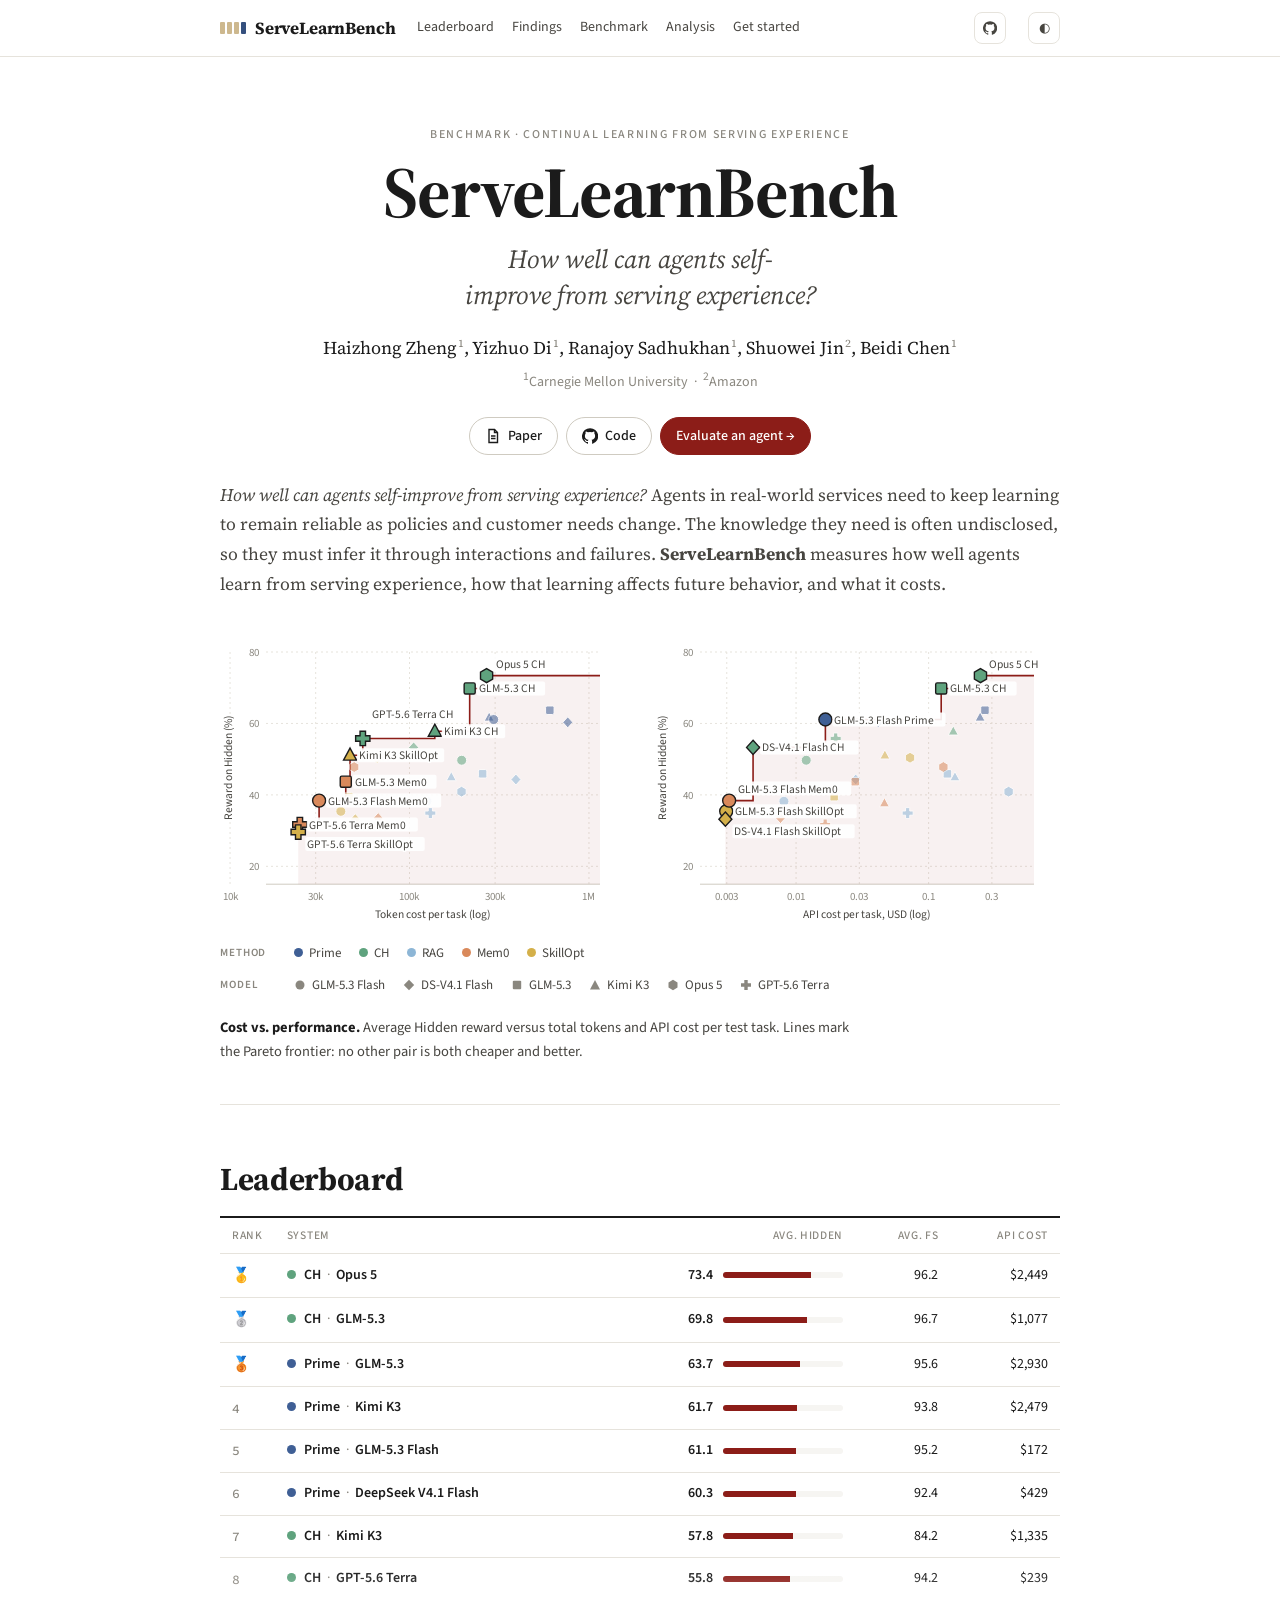
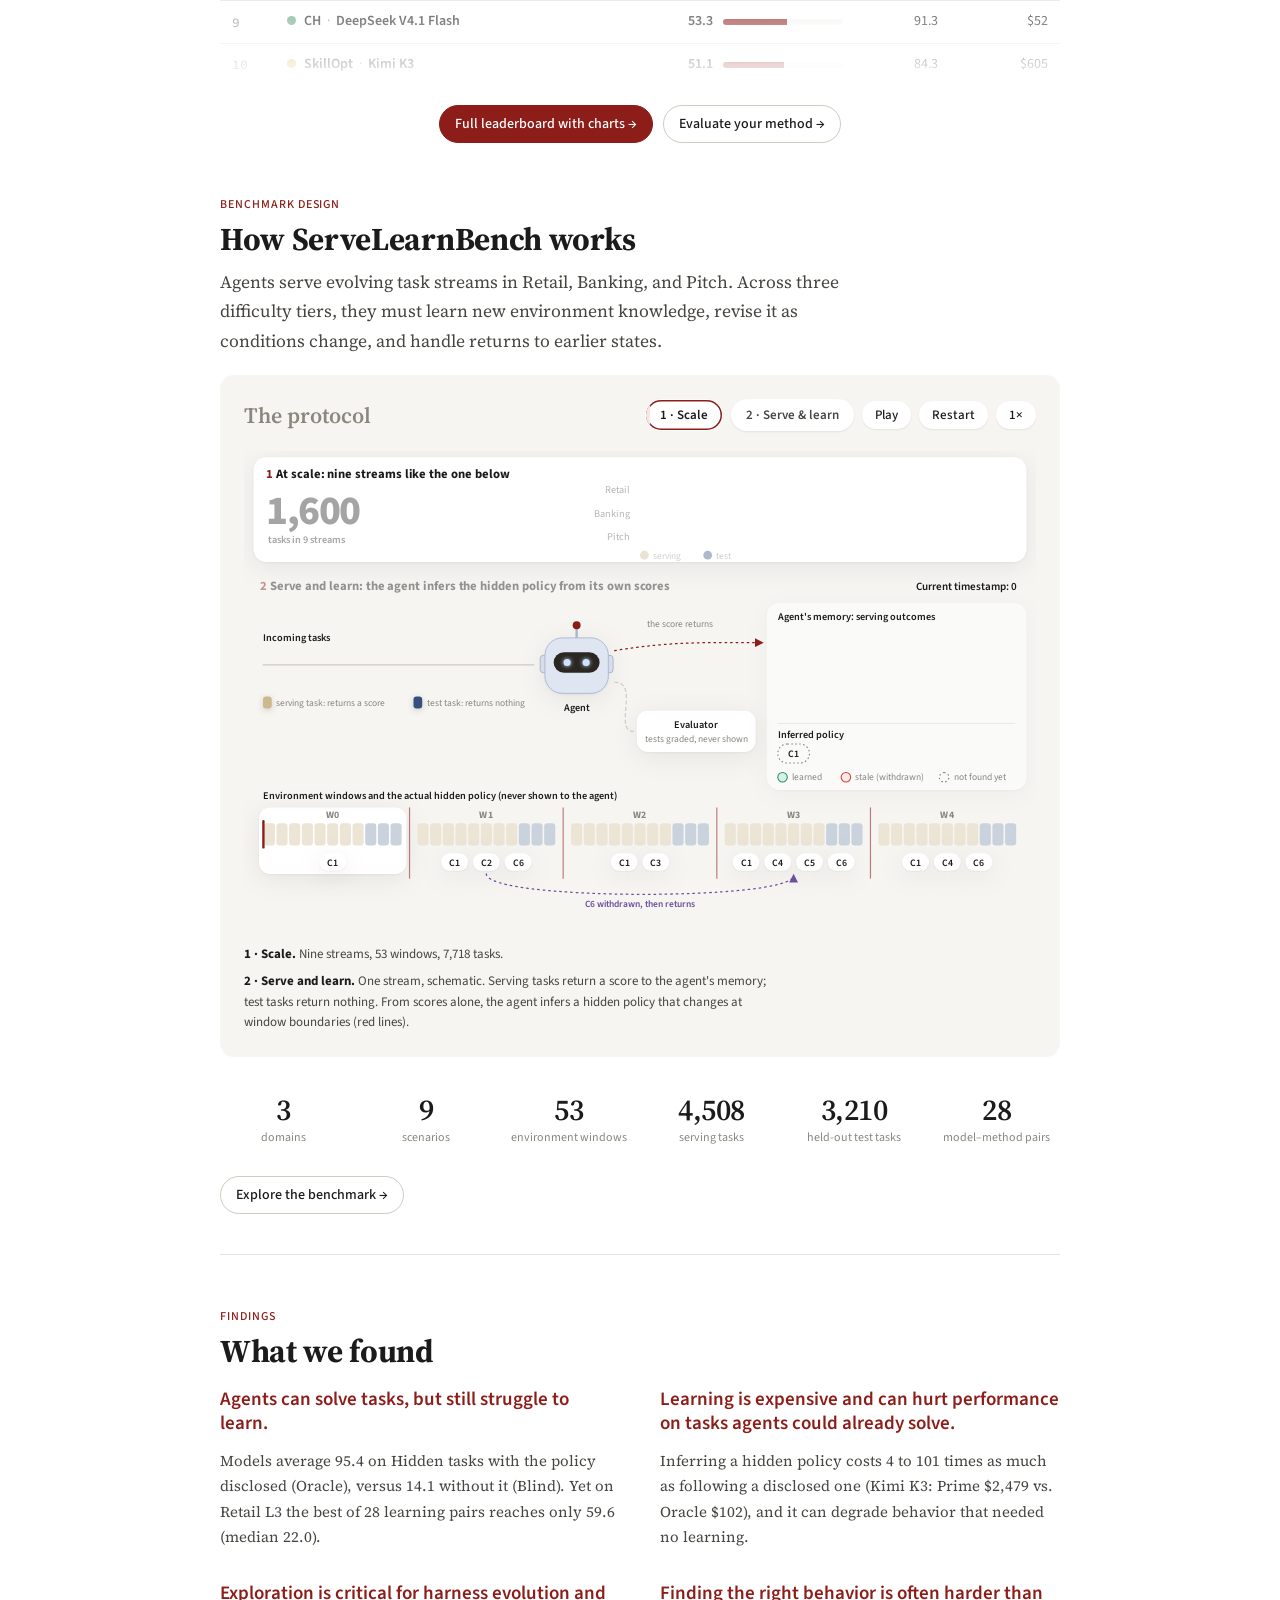
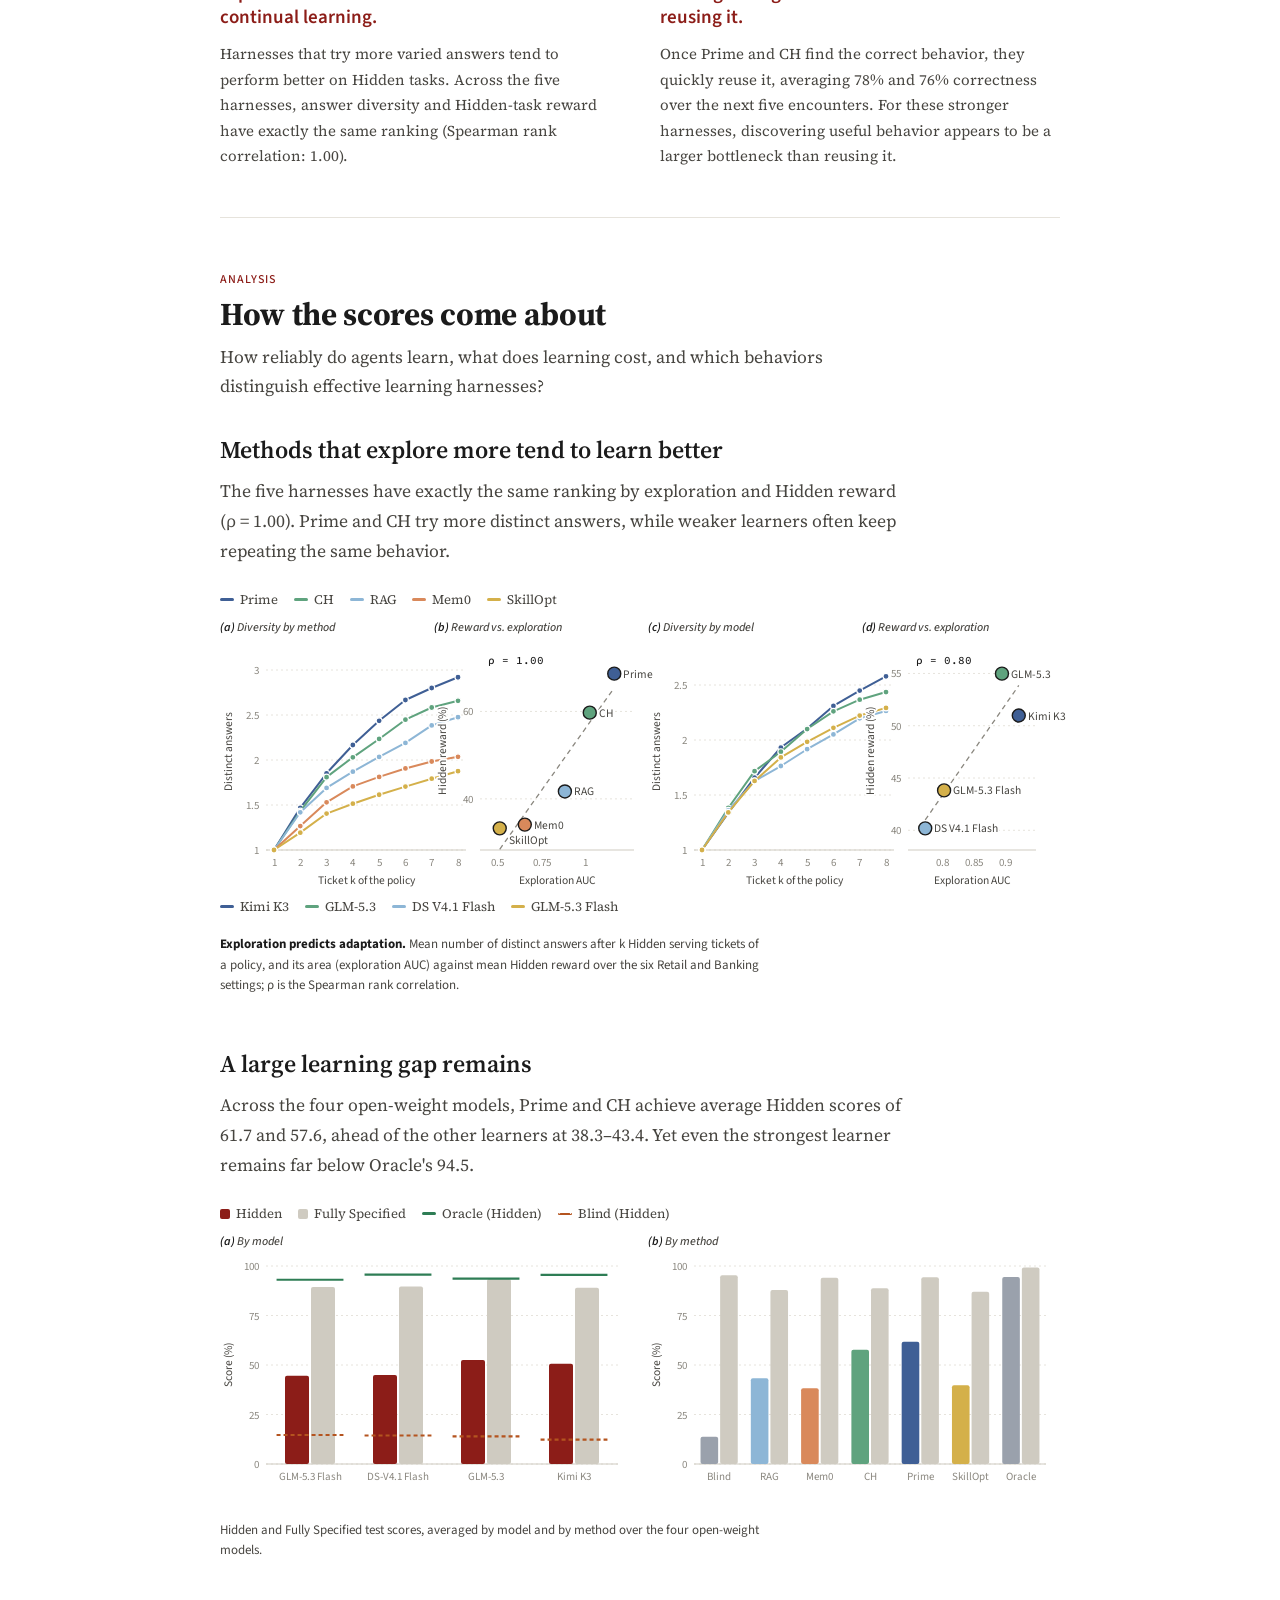
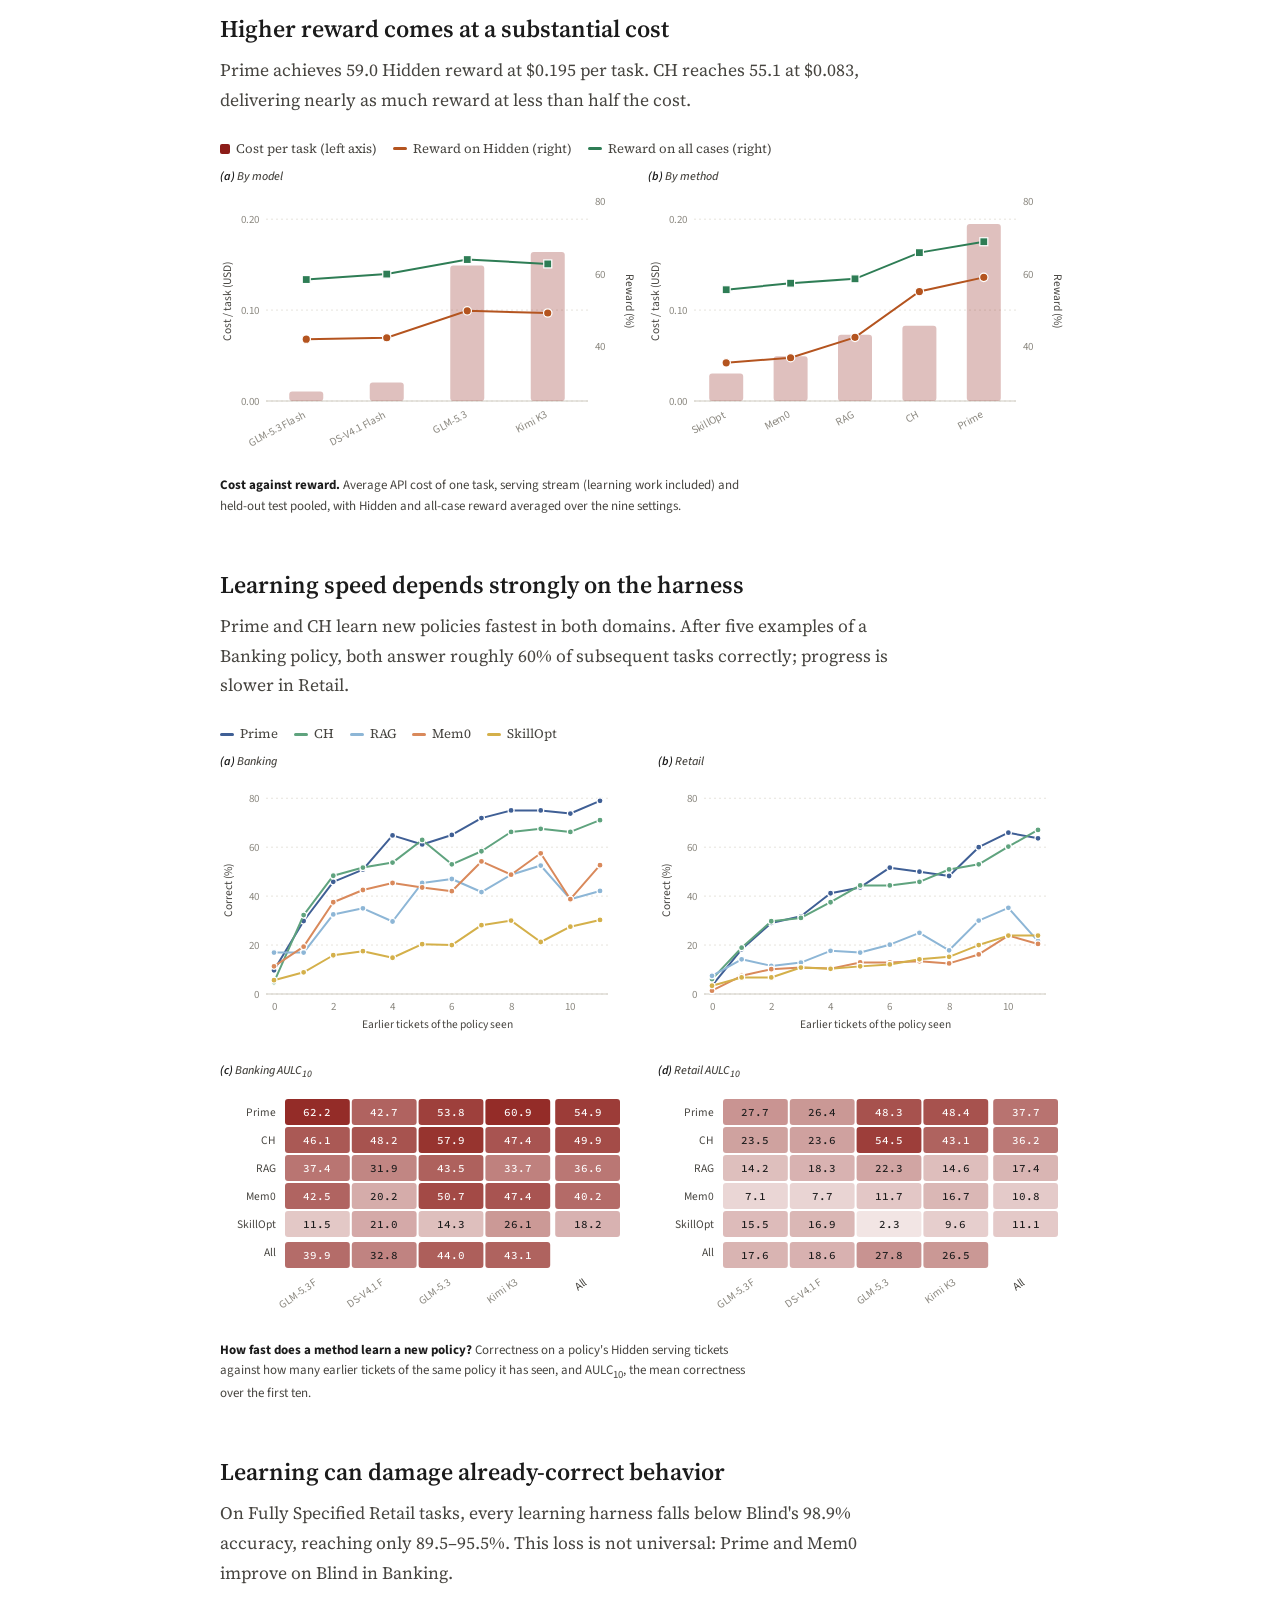
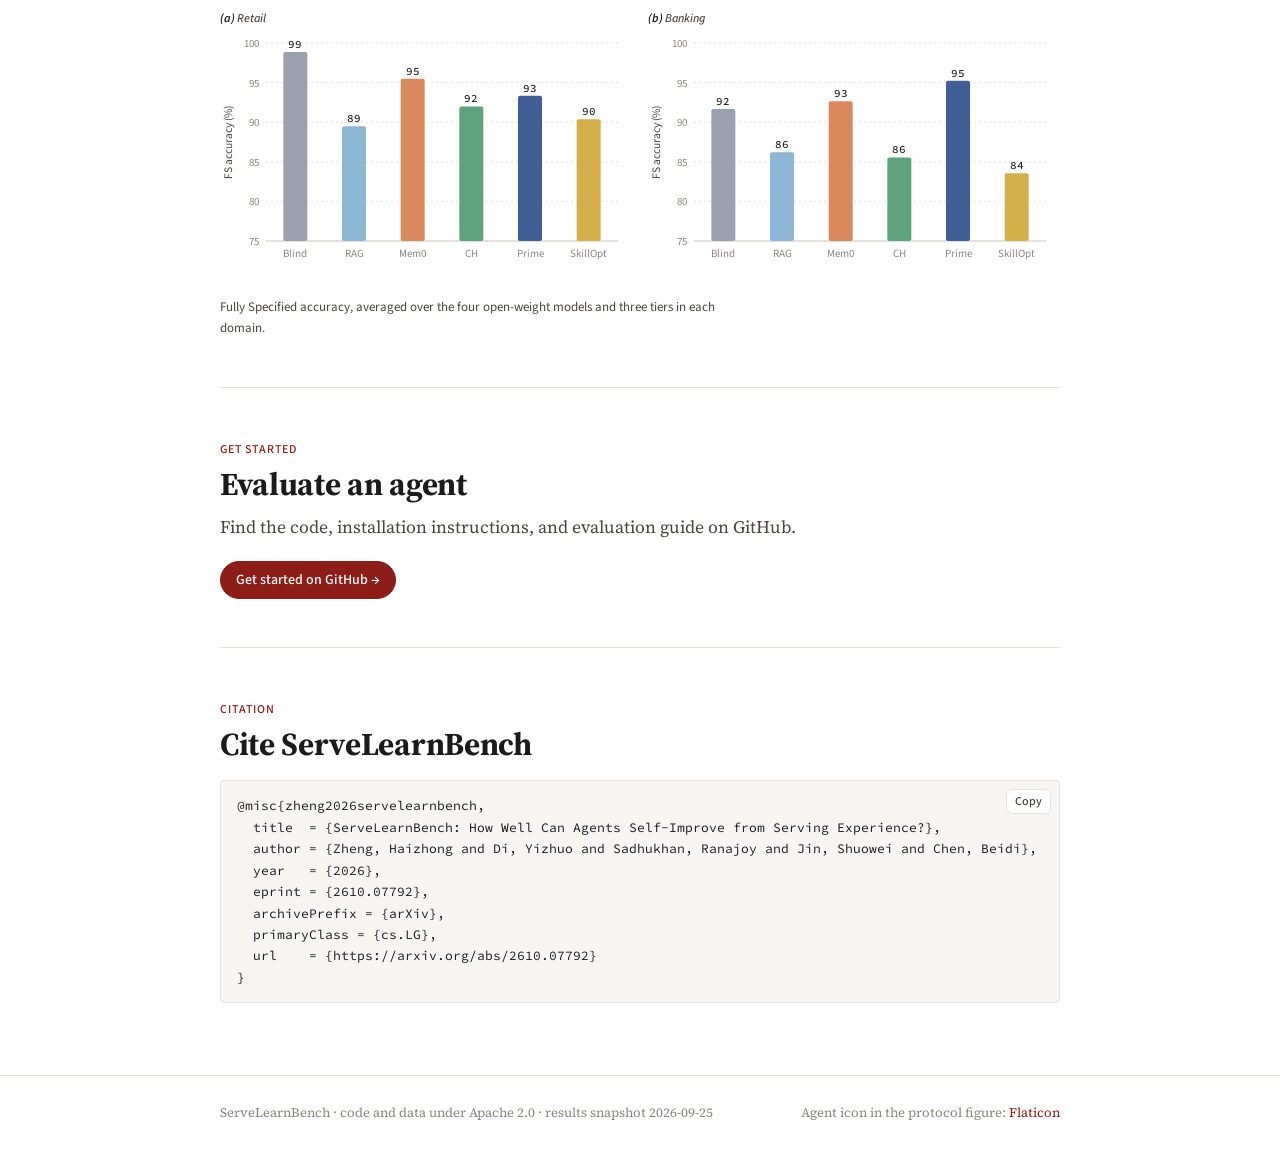
<file: website/index.html>
<!doctype html>
<html lang="en">
<head>
<meta charset="utf-8">
<meta name="viewport" content="width=device-width,initial-scale=1,viewport-fit=cover">
<title>ServeLearnBench</title>
<meta name="description" content="ServeLearnBench: how well can agents self-improve from serving experience? Benchmark, leaderboard and analyses.">
<link rel="icon" href="assets/favicon.ico" sizes="16x16 32x32">
<link rel="icon" type="image/png" href="assets/favicon.png" sizes="32x32">
<link rel="icon" type="image/svg+xml" href="assets/favicon.svg" sizes="any">
<link rel="apple-touch-icon" href="assets/apple-touch-icon.png">
<link rel="preconnect" href="https://fonts.googleapis.com"><link rel="preconnect" href="https://fonts.gstatic.com" crossorigin>
<link rel="preconnect" href="https://fonts.googleapis.com"><link rel="preconnect" href="https://fonts.gstatic.com" crossorigin><link rel="stylesheet" href="https://fonts.googleapis.com/css2?family=Source+Serif+4:opsz,wght@8..60,400;8..60,600;8..60,700&family=Source+Sans+3:wght@400;500;600&family=Source+Code+Pro:wght@400;500&display=swap">
<style>:root{
  --bg:#F4F5F7; --surface:#FFFFFF; --sunk:#ECEEF2; --ink:#111620; --ink2:#465061; --muted:#7A8394;
  --line:#DDE1E8; --line2:#C9CFD9; --accent:#2B55D6; --accent-ink:#FFFFFF; --accent-soft:#E3E9FB;
  --serve:#D6C29B; --test:#6C8BD4; --warn:#B4541F; --good:#2E7D55;
  --prime:#3F5F95; --ch:#5FA37E; --rag:#8DB6D6; --mem0:#D9895B; --skillopt:#D4B04A; --ref:#9AA1AC;
  --shadow:0 1px 2px rgba(17,22,32,.05),0 8px 24px rgba(17,22,32,.05);
  --mono:"IBM Plex Mono",ui-monospace,SFMono-Regular,Menlo,Consolas,monospace;
  --sans:"IBM Plex Sans",-apple-system,BlinkMacSystemFont,"Segoe UI",Roboto,Helvetica,Arial,sans-serif;
  --cond:"IBM Plex Sans Condensed","IBM Plex Sans",-apple-system,"Segoe UI",Arial,sans-serif;
}
@media (prefers-color-scheme:dark){:root:not([data-theme="light"]){
  color-scheme:dark; --bg:#0C1016; --surface:#131922; --sunk:#0F141B; --ink:#E6EAF0; --ink2:#AAB3C0; --muted:#7B8595;
  --line:#232B36; --line2:#313B48; --accent:#7F9DFF; --accent-ink:#0C1016; --accent-soft:#1A2444;
  --serve:#8C7A57; --test:#5A78C2; --warn:#E08A55; --good:#5CC08C; --shadow:none;
  --prime:#6F8FC9; --ref:#6E7683;}}
:root[data-theme="dark"]{
  color-scheme:dark; --bg:#0C1016; --surface:#131922; --sunk:#0F141B; --ink:#E6EAF0; --ink2:#AAB3C0; --muted:#7B8595;
  --line:#232B36; --line2:#313B48; --accent:#7F9DFF; --accent-ink:#0C1016; --accent-soft:#1A2444;
  --serve:#8C7A57; --test:#5A78C2; --warn:#E08A55; --good:#5CC08C; --shadow:none;
  --prime:#6F8FC9; --ref:#6E7683;}
*{box-sizing:border-box}
html{scroll-behavior:smooth;scroll-padding-top:72px}
@media (prefers-reduced-motion:reduce){html{scroll-behavior:auto}*{animation:none!important;transition:none!important}}
body{margin:0;background:var(--bg);color:var(--ink);font:16px/1.6 var(--sans);-webkit-font-smoothing:antialiased}
a{color:var(--accent);text-decoration:none}a:hover{text-decoration:underline}
:focus-visible{outline:2px solid var(--accent);outline-offset:2px;border-radius:4px}
.wrap{max-width:1160px;margin:0 auto;padding-inline:20px}
.mono{font-family:var(--mono)}
.num{font-variant-numeric:tabular-nums}

/* nav */
.nav{position:sticky;top:env(safe-area-inset-top,0px);z-index:20;background:color-mix(in srgb,var(--bg) 86%,transparent);backdrop-filter:saturate(1.4) blur(10px);border-bottom:1px solid var(--line)}
.nav .wrap{display:flex;align-items:center;gap:22px;height:56px}
.brand{font:600 15px/1 var(--mono);letter-spacing:-.01em;color:var(--ink);display:flex;align-items:center;gap:9px;white-space:nowrap}
.brand-mark{display:inline-grid;grid-template-columns:repeat(4,5px);gap:2px}
.brand-mark i{width:5px;height:12px;border-radius:1px;background:var(--serve)}.brand-mark i:last-child{background:var(--test)}
.nav-links{display:flex;gap:18px;overflow-x:auto;scrollbar-width:none;flex:1}
.nav-links a{color:var(--ink2);font-size:14px;white-space:nowrap}.nav-links a:hover{color:var(--ink);text-decoration:none}
.icon-btn{display:inline-flex;align-items:center;justify-content:center;height:32px;min-width:32px;padding:0 8px;border:1px solid var(--line);border-radius:8px;background:var(--surface);color:var(--ink2);font:500 13px var(--sans);cursor:pointer}
.icon-btn:hover{color:var(--ink);border-color:var(--line2);text-decoration:none}
@media (max-width:720px){.nav-links{display:none}}

/* hero */
.hero{padding-block:56px 36px}
.hero-grid{display:grid;grid-template-columns:minmax(0,1fr) minmax(0,1.05fr);gap:44px;align-items:start}
@media (max-width:980px){.hero-grid{grid-template-columns:minmax(0,1fr)}}
.eyebrow{font:500 12px/1 var(--mono);letter-spacing:.08em;text-transform:uppercase;color:var(--accent)}
h1{font:700 clamp(40px,6.2vw,64px)/1 var(--cond);letter-spacing:-.02em;margin:14px 0 14px;text-wrap:balance}
.question{font:400 clamp(19px,2.2vw,23px)/1.35 var(--sans);color:var(--ink2);margin:0 0 20px;max-width:30ch;text-wrap:balance}
.authors{font-size:16px;margin:0 0 4px;color:var(--ink)}.authors sup{color:var(--muted);font-size:11px;margin-left:1px}
.affils{font-size:14px;color:var(--muted);margin:0}
.links{display:flex;flex-wrap:wrap;gap:8px;margin:22px 0 0}
.btn{display:inline-flex;align-items:center;gap:7px;height:38px;padding:0 15px;border-radius:9px;border:1px solid var(--line2);background:var(--surface);color:var(--ink);font:500 14px var(--sans);text-decoration:none!important;transition:border-color .15s,transform .15s}
.btn:hover{border-color:var(--accent);transform:translateY(-1px)}
.btn.primary{background:var(--ink);border-color:var(--ink);color:var(--bg)}
.btn.disabled{opacity:.5;pointer-events:none}
.btn svg{width:16px;height:16px}
.lede{color:var(--ink2);margin:26px 0 0;max-width:62ch}

/* stream figure */
.stream{background:var(--surface);border:1px solid var(--line);border-radius:14px;padding:18px 18px 14px;box-shadow:var(--shadow)}
.stream-head{display:flex;justify-content:space-between;align-items:baseline;gap:10px;flex-wrap:wrap;margin-bottom:8px}
.stream-title{font:600 13px var(--mono);color:var(--ink)}
.stream-legend{display:flex;gap:14px;font:12px var(--mono);color:var(--muted)}
.stream-legend i{display:inline-block;width:8px;height:12px;border-radius:2px;margin-right:5px;vertical-align:-1px}
.stream svg{display:block;width:100%;height:auto}
.stream-note{font-size:13px;color:var(--ink2);margin:10px 2px 0;min-height:2.6em}

/* stats */
.stats{display:grid;grid-template-columns:repeat(6,1fr);border:1px solid var(--line);border-radius:12px;background:var(--surface);margin-top:34px;overflow:hidden}
.stat{padding:14px 16px;border-left:1px solid var(--line)}.stat:first-child{border-left:0}
.stat b{display:block;font:600 24px/1.1 var(--mono);letter-spacing:-.02em}
.stat span{font-size:12.5px;color:var(--muted)}
@media (max-width:820px){.stats{grid-template-columns:repeat(3,1fr)}.stat:nth-child(4){border-left:0}.stat:nth-child(n+4){border-top:1px solid var(--line)}}

/* sections */
section{padding-block:56px 8px}
.sec-head{display:flex;justify-content:space-between;align-items:end;gap:16px;flex-wrap:wrap;margin-bottom:18px}
h2{font:700 30px/1.1 var(--cond);letter-spacing:-.01em;margin:0}
.kicker{font:500 12px/1 var(--mono);letter-spacing:.08em;text-transform:uppercase;color:var(--muted);margin-bottom:10px}
.sec-sub{color:var(--ink2);max-width:72ch;margin:10px 0 0}
h3{font:600 19px/1.25 var(--sans);margin:0 0 6px}

/* segmented + chips */
.seg{display:inline-flex;background:var(--sunk);border:1px solid var(--line);border-radius:10px;padding:3px;gap:2px}
.seg button{border:0;background:transparent;color:var(--ink2);font:500 13px var(--sans);padding:6px 12px;border-radius:7px;cursor:pointer}
.seg button[aria-pressed="true"]{background:var(--surface);color:var(--ink);box-shadow:0 1px 2px rgba(0,0,0,.08)}
.chips{display:flex;flex-wrap:wrap;gap:6px}
.chip{border:1px solid var(--line);background:var(--surface);color:var(--ink2);font:500 12.5px var(--sans);padding:4px 10px;border-radius:999px;cursor:pointer}
.chip[aria-pressed="true"]{border-color:var(--ink);color:var(--ink)}
.chip[aria-pressed="false"]{opacity:.55}

/* leaderboard */
.board{background:var(--surface);border:1px solid var(--line);border-radius:14px;box-shadow:var(--shadow);overflow:hidden}
.board-bar{display:flex;flex-wrap:wrap;gap:10px;align-items:center;justify-content:space-between;padding:12px 14px;border-bottom:1px solid var(--line)}
.table-scroll{overflow-x:auto}
table{border-collapse:collapse;width:100%;font-size:14px}
th,td{padding:9px 12px;border-bottom:1px solid var(--line);text-align:right;white-space:nowrap}
th{font:500 11.5px var(--mono);letter-spacing:.04em;text-transform:uppercase;color:var(--muted);background:var(--surface);cursor:pointer;user-select:none;position:sticky;top:0}
th.l,td.l{text-align:left}
th[aria-sort="descending"]::after{content:" ↓"}th[aria-sort="ascending"]::after{content:" ↑"}
tbody tr:hover td{background:color-mix(in srgb,var(--accent) 5%,var(--surface))}
tr.ref td{color:var(--ink2);background:var(--sunk)}
tr.group td{font:500 11px var(--mono);letter-spacing:.06em;text-transform:uppercase;color:var(--muted);background:var(--surface);padding-top:16px}
td.rank{font:500 13px var(--mono);color:var(--muted);width:36px}
.mname{font-weight:600}.msize{font:12px var(--mono);color:var(--muted);margin-left:7px}
.hdot{display:inline-block;width:9px;height:9px;border-radius:50%;margin-right:8px;vertical-align:0}
.scorecell{display:flex;align-items:center;justify-content:flex-end;gap:10px}
.scorebar{width:120px;height:6px;border-radius:3px;background:var(--sunk);overflow:hidden;flex:none}
.scorebar i{display:block;height:100%;background:var(--accent)}
tr.ref .scorebar i{background:var(--ref)}
.best{font-weight:600}
.tag{font:500 10.5px var(--mono);letter-spacing:.03em;border:1px solid var(--line);color:var(--muted);border-radius:5px;padding:1px 5px;margin-left:7px;text-transform:uppercase}
.board-foot{padding:12px 14px;font-size:13px;color:var(--muted)}
.cell-lo{color:var(--warn)}
.view[hidden]{display:none!important}
.chart-box{padding:12px 10px 4px}

/* findings */
.findings{display:grid;grid-template-columns:repeat(3,minmax(0,1fr));gap:0;border-top:1px solid var(--line2)}
@media (max-width:900px){.findings{grid-template-columns:minmax(0,1fr)}}
.finding{padding:22px 22px 18px 0}
.finding+.finding{padding-left:22px;border-left:1px solid var(--line)}
@media (max-width:900px){.finding+.finding{padding-left:0;border-left:0;border-top:1px solid var(--line)}}
.finding .big{font:600 40px/1 var(--mono);letter-spacing:-.03em;margin:10px 0 10px;display:block}
.finding .big small{font-size:16px;color:var(--muted);letter-spacing:0;margin-left:4px}
.finding p{color:var(--ink2);margin:0;font-size:15px}

/* figures */
.fig{background:var(--surface);border:1px solid var(--line);border-radius:14px;padding:18px 18px 14px;box-shadow:var(--shadow)}
.fig-grid{display:grid;grid-template-columns:repeat(2,minmax(0,1fr));gap:16px}
.fig-grid.g3{grid-template-columns:repeat(3,minmax(0,1fr))}
.fig-grid.g4{grid-template-columns:repeat(4,minmax(0,1fr))}
@media (max-width:980px){.fig-grid.g4{grid-template-columns:repeat(2,minmax(0,1fr))}.fig-grid.g3{grid-template-columns:1fr}}
@media (max-width:640px){.fig-grid,.fig-grid.g4{grid-template-columns:1fr}}
.panel-title{font:500 12px var(--mono);color:var(--ink2);margin:0 0 4px}
.panel-title b{color:var(--ink);font-weight:600}
.caption{font-size:14px;color:var(--ink2);margin:12px 0 0;max-width:90ch}
.caption b{color:var(--ink)}
.legend{display:flex;flex-wrap:wrap;gap:6px 16px;font-size:13px;color:var(--ink2);margin:0 0 8px}
.legend span{display:inline-flex;align-items:center;gap:6px}
.legend i{width:14px;height:3px;border-radius:2px;display:inline-block}
.legend i.dot{width:9px;height:9px;border-radius:50%}
.legend i.sq{width:10px;height:10px;border-radius:2px}
.legend i.dash{background:none!important;border-top:2px dashed currentColor;height:0}
.chart{position:relative;width:100%}
.chart svg{display:block;overflow:visible}
.chart text{fill:var(--muted);font:11px var(--sans)}
.chart .axis line,.chart .axis path{stroke:var(--line2)}
.chart .grid line{stroke:var(--line);stroke-dasharray:2 3}
.chart .lbl{fill:var(--ink2);font-size:11.5px;paint-order:stroke;stroke:var(--bg);stroke-width:3.5px;stroke-linejoin:round}
.fig .chart .lbl,.board .chart .lbl{stroke:var(--surface)}
.chart .axis .lbl{stroke:none}
.chart .val{fill:var(--ink);font:500 11px var(--mono)}
.stack-gap{display:grid;gap:16px}
details.more{margin-top:18px;border-top:1px solid var(--line);padding-top:6px}
details.more summary{cursor:pointer;font:500 15px var(--sans);color:var(--accent);padding:12px 0;list-style:none}
details.more summary::-webkit-details-marker{display:none}
details.more summary::before{content:"+ "}details.more[open] summary::before{content:"− "}

/* tooltip */
.tip{position:fixed;z-index:50;pointer-events:none;background:var(--ink);color:var(--bg);font:12.5px/1.45 var(--sans);padding:7px 10px;border-radius:7px;max-width:260px;opacity:0;transform:translateY(4px);transition:opacity .1s,transform .1s}
.tip.on{opacity:1;transform:none}
.tip b{font-weight:600}.tip .m{font-family:var(--mono)}

/* benchmark */
.domains{display:grid;grid-template-columns:repeat(3,minmax(0,1fr));gap:16px}
@media (max-width:900px){.domains{grid-template-columns:minmax(0,1fr)}}
.domain{background:var(--surface);border:1px solid var(--line);border-radius:14px;padding:20px}
.domain .dh{display:flex;justify-content:space-between;align-items:baseline;margin-bottom:8px}
.domain .dh span{font:12px var(--mono);color:var(--muted)}
.domain p{color:var(--ink2);margin:0 0 12px;font-size:15px}
.domain .ex{overflow-x:auto;font:12.5px/1.55 var(--mono);background:var(--sunk);border:1px solid var(--line);border-radius:8px;padding:10px 12px;color:var(--ink2);white-space:pre-wrap;margin:0 0 12px}
.pills{display:flex;flex-wrap:wrap;gap:6px}
.pill{font:500 12px var(--mono);color:var(--ink2);border:1px solid var(--line);border-radius:6px;padding:2px 7px}
.twocol{display:grid;grid-template-columns:minmax(0,1.1fr) minmax(0,1fr);gap:16px;margin-top:16px}
.threecol{display:grid;grid-template-columns:repeat(3,minmax(0,1fr));gap:16px;margin-top:16px}
@media (max-width:900px){.threecol{grid-template-columns:minmax(0,1fr)}}
@media (max-width:900px){.twocol{grid-template-columns:minmax(0,1fr)}}
.card{background:var(--surface);border:1px solid var(--line);border-radius:14px;padding:20px}
.tiers dt{font:600 14px var(--mono);color:var(--ink)}.tiers dd{margin:2px 0 14px;color:var(--ink2);font-size:15px}
.rules li{margin:0 0 8px;color:var(--ink2)}.rules{padding-left:18px;margin:0}
.rules b{color:var(--ink);font-weight:600}

/* code */
.code{position:relative;background:var(--sunk);border:1px solid var(--line);border-radius:10px;padding:14px 16px;font:13px/1.65 var(--mono);color:var(--ink);overflow-x:auto;white-space:pre;margin:0}
.code .c{color:var(--muted)}
.copy{position:absolute;top:8px;right:8px;font:500 12px var(--sans);border:1px solid var(--line);background:var(--surface);color:var(--ink2);border-radius:6px;padding:3px 8px;cursor:pointer}
footer{margin-top:64px;border-top:1px solid var(--line);padding-block:26px 44px;color:var(--muted);font-size:13px}
footer .wrap{display:flex;justify-content:space-between;gap:12px;flex-wrap:wrap}

/* leaderboard preview on the home page */
.board.preview{position:relative;max-height:520px;overflow:hidden}
.board.preview .fade{position:absolute;left:0;right:0;bottom:0;height:120px;background:linear-gradient(to bottom,transparent,var(--surface));pointer-events:none}
.board-links{display:flex;gap:10px;flex-wrap:wrap;justify-content:center;margin-top:18px}
td.medal{font-size:15px}
.sys{font-weight:600}.sys .sep{color:var(--muted);margin:0 6px;font-weight:400}
.chart .lblbox{fill:var(--surface)}

/* animated serving stream */
.sv{display:block;width:100%;height:auto;font-family:var(--sans)}
.sv text{fill:var(--ink2)}
.sv .sv-lab{font:600 13px var(--sans);fill:var(--ink)}
.sv .sv-small{font:12px var(--sans);fill:var(--muted)}
.sv .sv-tiny{font:10px var(--mono);fill:var(--muted)}
.sv .sv-mono{font:600 14px var(--mono);fill:var(--ink)}
.sv .sv-win{font:600 12.5px var(--mono);fill:var(--muted)}
.sv-belt{stroke:var(--line2);stroke-width:2}
.sv-dash{stroke-dasharray:4 4}
.sv-agent{fill:var(--surface);stroke:var(--ink);stroke-width:2}
.sv-eye{fill:var(--ink)}
.sv-loop{fill:none;stroke:var(--accent);stroke-width:2;stroke-dasharray:5 4}
.sv-arrowhead{fill:var(--accent)}
.sv-eval{fill:var(--sunk);stroke:var(--line2);stroke-width:1.5}
.sv-t{stroke-width:1.5}
.sv-s{fill:color-mix(in srgb,var(--serve) 45%,var(--surface));stroke:var(--serve)}
.sv-x{fill:color-mix(in srgb,var(--test) 30%,var(--surface));stroke:var(--test)}
rect.sv-t.sv-done.sv-s{fill:var(--serve)}
rect.sv-t.sv-done.sv-x{fill:var(--test)}
.sv-cursor{fill:var(--accent)}
.sv-bound{stroke:#C54A4A;stroke-width:2;stroke-dasharray:3 4}
.sv-winbox{fill:transparent;stroke:transparent;transition:fill .3s,stroke .3s}
.sv-winbox.sv-on{fill:color-mix(in srgb,var(--accent) 6%,transparent);stroke:color-mix(in srgb,var(--accent) 35%,transparent)}
.sv-chip{fill:var(--sunk);stroke:var(--line2);stroke-width:1.3}
.sv .sv-chiptxt{font:600 12.5px var(--mono);fill:var(--ink)}
.sv .sv-strike{text-decoration:line-through}
.sv-return{fill:none;stroke:#6B4F9E;stroke-width:2;stroke-dasharray:4 3}
.sv-returnhead{fill:#6B4F9E}
.sv .sv-returntxt{font:600 12px var(--sans);fill:#6B4F9E}
.sv-score-ok{fill:color-mix(in srgb,var(--good) 18%,var(--surface));stroke:var(--good);stroke-width:1.5}
.sv-score-no{fill:color-mix(in srgb,#C54A4A 16%,var(--surface));stroke:#C54A4A;stroke-width:1.5}
.sv .sv-scoretxt{font:600 12px var(--mono);fill:var(--ink)}
.sv-bl{stroke-width:1.5}
.sv-bl-truth{fill:var(--sunk);stroke:var(--ink2)}
.sv-bl-ok{fill:color-mix(in srgb,var(--good) 20%,var(--surface));stroke:var(--good)}
.sv-bl-stale{fill:color-mix(in srgb,#C54A4A 14%,var(--surface));stroke:#C54A4A}
.sv-bl-miss{fill:transparent;stroke:var(--muted);stroke-dasharray:3 3}
.stream-ctl{display:flex;align-items:center;gap:10px;margin-top:10px;flex-wrap:wrap}
.stream-ctl button{font:500 13px var(--sans);border:1px solid var(--line2);background:var(--surface);color:var(--ink);border-radius:999px;padding:4px 12px;cursor:pointer}
.stream-ctl input[type=range]{flex:1;min-width:160px;accent-color:var(--accent)}
.sv-wrap{overflow-x:auto}
.sv-wrap .sv{min-width:640px}
.sv-act{opacity:0;transition:opacity .45s;pointer-events:none}
.sv-act.sv-act-on{opacity:1;pointer-events:auto}
@media (prefers-reduced-motion:reduce){.sv-act{transition:none}}
.sv .sv-head{font:600 16px var(--sans);fill:var(--ink)}
.sv .sv-small2{font:13px var(--sans);fill:var(--ink2)}
.sv .sv-m2{font:500 12.5px var(--mono);fill:var(--ink2)}
.sv .sv-big{font:700 64px var(--cond);fill:var(--ink);letter-spacing:-.02em}
.sv-card{fill:var(--surface);stroke:var(--line2);stroke-width:1.2}
.sv-fan{fill:none;stroke:var(--line2);stroke-width:1.4;transition:opacity .3s}
.sv-fan.sv-fan-bad{stroke:#C54A4A;stroke-opacity:.55}
.sv-grey{stroke:var(--muted);stroke-width:1.8}
.sv-greyhead{fill:var(--muted)}
.steps{display:flex;gap:8px;flex-wrap:wrap}
.steps button{position:relative;overflow:hidden;font:600 13px var(--sans);border:1px solid var(--line2);background:var(--surface);color:var(--ink2);border-radius:999px;padding:6px 14px;cursor:pointer;--p:0}
.steps button::before{content:"";position:absolute;inset:0;background:var(--accent-soft);transform:scaleX(var(--p));transform-origin:left;z-index:0}
.steps button span{position:relative;z-index:1}
.steps button[aria-current="step"]{color:var(--ink);border-color:var(--accent)}
.stream-ctl .sp{flex:1}
.sv-panel{fill:var(--surface);stroke:var(--line2);stroke-width:1.2;transition:opacity .4s}
.sv-dim .sv-panel{opacity:.55}
.sv-dim .sv-head{opacity:.45}
.sv .sv-num{fill:var(--accent);font-weight:700}
.sv .sv-strong{fill:var(--ink);font-weight:600}
.sv-focuswin{stroke-dasharray:4 3}
.sv .sv-big{font:700 48px var(--cond);fill:var(--ink);letter-spacing:-.02em}
.sv-divider{stroke:var(--line);stroke-width:1}
@keyframes svflash{0%{stroke-width:4}100%{stroke-width:1.5}}
.sv-flash{animation:svflash .9s ease-out}

/* ---- modern treatment of the protocol animation ---- */
.stream{--sv-card:var(--surface);--sv-ground:var(--sunk);--sv-good:#1F9D6B;--sv-bad:#D6453D;--sv-shadow:drop-shadow(0 1px 1.5px rgba(20,18,14,.06)) drop-shadow(0 6px 16px rgba(20,18,14,.07))}
@media (prefers-color-scheme:dark){:root:not([data-theme="light"]) .stream{--sv-card:#22211E;--sv-ground:#1A1917;--sv-good:#45C28F;--sv-bad:#F07A70;--sv-shadow:none}}
:root[data-theme="dark"] .stream{--sv-card:#22211E;--sv-ground:#1A1917;--sv-good:#45C28F;--sv-bad:#F07A70;--sv-shadow:none}
.stream.stream{background:var(--sv-ground);border-radius:20px;padding:22px 22px 16px}
.stream .stream-title{font:700 12px var(--sans);letter-spacing:.12em;text-transform:uppercase;color:var(--muted)}
.sv text{font-variant-numeric:tabular-nums}
.sv .sv-mono,.sv .sv-m2,.sv .sv-scoretxt,.sv .sv-chiptxt,.sv .sv-win,.sv .sv-tiny{font-family:var(--sans)}
.sv .sv-win{font-weight:700;letter-spacing:.06em}
.sv .sv-head{font:700 16px var(--sans);letter-spacing:-.005em}
.sv .sv-num{fill:var(--accent)}
.sv .sv-big{font:800 52px var(--sans);letter-spacing:-.035em}
.sv-panel,.sv-eval{fill:var(--sv-card);stroke:none;filter:var(--sv-shadow)}
.sv-eye{fill:var(--accent-ink)}
.sv-belt{stroke:var(--line2);stroke-width:1.5;stroke-linecap:round}
.sv-loop{stroke-width:1.6;stroke-dasharray:2 5;stroke-linecap:round}
.sv-return{stroke-width:1.6;stroke-dasharray:2 5;stroke-linecap:round}
.sv-t{stroke:none}
.sv-s{fill:color-mix(in srgb,var(--serve) 38%,var(--sv-card))}
.sv-x{fill:color-mix(in srgb,var(--test) 26%,var(--sv-card))}
.sv-bound{stroke:color-mix(in srgb,var(--accent) 55%,transparent);stroke-width:1.5;stroke-dasharray:none}
.sv-winbox.sv-on{fill:var(--sv-card);stroke:none;filter:var(--sv-shadow)}
.sv-chip{fill:var(--sv-card);stroke:none;filter:var(--sv-shadow)}
.sv-cursor{fill:var(--accent)}
.sv-score-ok{fill:color-mix(in srgb,var(--sv-good) 14%,var(--sv-card));stroke:none}
.sv-score-no{fill:color-mix(in srgb,var(--sv-bad) 13%,var(--sv-card));stroke:none}
.sv .sv-scoretxt{font-weight:700}
.sv-bl{stroke-width:1.4}
.sv-bl-ok{fill:color-mix(in srgb,var(--sv-good) 16%,var(--sv-card));stroke:var(--sv-good)}
.sv-bl-stale{fill:color-mix(in srgb,var(--sv-bad) 12%,var(--sv-card));stroke:var(--sv-bad)}
.sv-bl-miss{stroke:var(--muted);stroke-dasharray:2 3}
.sv-divider{stroke:var(--line)}
.stream-ctl button,.steps button{border-color:transparent;background:var(--sv-card);box-shadow:0 1px 2px rgba(20,18,14,.08)}
.steps button[aria-current="step"]{border-color:transparent;box-shadow:0 0 0 1.5px var(--accent) inset}
.sv .sv-oktxt{fill:var(--sv-good)}.sv .sv-notxt{fill:var(--sv-bad)}

/* robot agent: a light blue tint of the test colour */
.stream{--b1:#EEF2F8;--b2:#CFDAEA;--bl:#A9BAD4;--eye:#CFE3FF}
.stream{--bot1:var(--b1);--bot2:var(--b2);--botline:var(--bl)}
@media (prefers-color-scheme:dark){:root:not([data-theme="light"]) .stream{--bot1:color-mix(in srgb,var(--b1) 78%,#151412);--bot2:color-mix(in srgb,var(--b2) 62%,#151412);--botline:color-mix(in srgb,var(--bl) 70%,#151412)}}
:root[data-theme="dark"] .stream{--bot1:color-mix(in srgb,var(--b1) 78%,#151412);--bot2:color-mix(in srgb,var(--b2) 62%,#151412);--botline:color-mix(in srgb,var(--bl) 70%,#151412)}
.sv-bot{fill:color-mix(in srgb,var(--bot1) 50%,var(--bot2));stroke:var(--botline);stroke-width:1.2}
.sv-bot-head{filter:var(--sv-shadow)}
.sv-tip{fill:var(--accent)}
.sv-ant{stroke:var(--botline);stroke-width:3;stroke-linecap:round}
.sv-visor{fill:#2A2622;opacity:1}
.sv-glow{fill:var(--eye);filter:drop-shadow(0 0 3px var(--eye))}
.sv-live.sv-s{fill:var(--serve)}.sv-live.sv-x{fill:var(--test)}
.sv-live{filter:drop-shadow(0 2px 4px rgba(20,18,14,.18))}
/* Journal: a research article. Serif text, centred masthead, figures set on the page between hairlines. */
:root{--sans:"Source Sans 3",-apple-system,"Segoe UI",Arial,sans-serif;--cond:"Source Serif 4",Georgia,serif;--mono:"Source Code Pro",ui-monospace,Menlo,monospace;
  --bg:#FFFFFF;--surface:#FFFFFF;--sunk:#F6F5F2;--ink:#1B1B1B;--ink2:#474540;--muted:#8A877F;--line:#E6E3DC;--line2:#CFCBC1;
  --accent:#8C1D18;--accent-ink:#FFFFFF;--accent-soft:#F6E8E6;--serve:#CDB88E;--test:#35507E;--shadow:none}
@media (prefers-color-scheme:dark){:root:not([data-theme="light"]){color-scheme:dark;--bg:#151412;--surface:#151412;--sunk:#1D1C19;--ink:#ECE8E1;--ink2:#BDB7AC;--muted:#8D877C;--line:#2B2925;--line2:#3A3732;--accent:#E0827A;--accent-ink:#151412;--accent-soft:#3A1F1C;--test:#7F9BCC;--serve:#8C7A57}}
:root[data-theme="dark"]{color-scheme:dark;--bg:#151412;--surface:#151412;--sunk:#1D1C19;--ink:#ECE8E1;--ink2:#BDB7AC;--muted:#8D877C;--line:#2B2925;--line2:#3A3732;--accent:#E0827A;--accent-ink:#151412;--accent-soft:#3A1F1C;--test:#7F9BCC;--serve:#8C7A57}
body{font:17.5px/1.7 "Source Serif 4",Georgia,serif}
.nav .wrap,.wrap{max-width:920px;padding-inline:clamp(16px,5vw,40px)}
.brand{font-family:"Source Serif 4",Georgia,serif;font-size:17px;font-weight:700}
.nav-links a{font-family:var(--sans)}
.hero{text-align:center;padding-block:72px 28px;border-bottom:1px solid var(--line)}
.eyebrow{font-family:var(--sans);letter-spacing:.14em;color:var(--muted)}
h1{font:700 clamp(44px,6.4vw,72px)/1.02 "Source Serif 4",Georgia,serif;letter-spacing:-.02em}
.hero .question{font:italic 400 clamp(20px,2.4vw,26px)/1.35 "Source Serif 4",Georgia,serif;margin-inline:auto;max-width:36ch;color:var(--ink2)}
.hero .links{justify-content:center}.hero .lede{margin-inline:auto;text-align:left;max-width:none}
.authors{font-size:18px}.affils{font-family:var(--sans)}
.btn{border-radius:999px;font-family:var(--sans);background:transparent}
.btn.primary{background:var(--accent);border-color:var(--accent);color:var(--accent-ink)}
h2{font:700 32px/1.15 "Source Serif 4",Georgia,serif;letter-spacing:-.01em}
.kicker{font-family:var(--sans);color:var(--accent)}
section{border-top:1px solid var(--line);margin-top:40px}
.fig,.board,.stream,.card,.domain,.stats{border:0;border-radius:0;box-shadow:none;background:transparent;padding-inline:0}
.fig{border-top:1px solid var(--line);padding-top:22px}
.overview-hero{border-bottom:0;padding-bottom:16px}
.research-overview #cost-performance{border:0;margin:0;padding:24px 0 0}
.research-overview #cost-performance>.fig{border:0;padding:0}
#cost-performance .legend{display:grid;gap:10px;margin:18px 0 0;font-family:var(--sans)}
.legend-group{display:flex;flex-wrap:wrap;align-items:center;gap:8px 18px}
.legend-label{font-size:11px;font-weight:600;letter-spacing:.08em;text-transform:uppercase;color:var(--muted);width:56px}
#cost-performance .fig-grid{gap:28px}
#cost-performance .caption{margin-top:20px;line-height:1.65}
.protocol-preview{margin-top:48px;padding:0;border:0}
.protocol-preview>.stream{margin:0;padding:24px;background:var(--sunk);border:0;border-radius:14px}
.protocol-preview .stream-head{align-items:center;gap:16px;margin-bottom:20px}
.protocol-preview .stream-title{font:600 22px/1.2 "Source Serif 4",Georgia,serif;letter-spacing:0;text-transform:none}
.protocol-preview .stream-ctl{flex:1;justify-content:flex-end;margin:0;padding:0;border:0;gap:8px;flex-wrap:wrap}
.protocol-preview .stream-ctl .sp{display:none}
.protocol-preview .caption{margin-top:18px;font-size:13px;line-height:1.6}
.protocol-preview .caption>span{display:block}
.protocol-preview .caption>span+span{margin-top:6px}
.protocol-preview>.stats{border:0;border-radius:0;background:transparent;gap:16px;margin-top:24px}
.protocol-preview .stat{padding:12px 0;border:0!important}
.protocol-preview .stat b{margin-bottom:4px}
.protocol-preview .stat span{display:block;font:12px/1.4 var(--sans)}
.analysis-stories{display:grid;gap:52px;margin-top:32px}
.analysis-story h3{font:600 24px/1.3 "Source Serif 4",Georgia,serif;margin:0 0 12px;text-wrap:balance}
.analysis-story .takeaway{color:var(--ink2);margin:0 0 22px;max-width:76ch}
#analysis .analysis-story>.fig{border:0;padding:0}
.analysis-story .caption{font-size:13px;line-height:1.6;margin-top:16px}
#analysis .learning-speed-grid{grid-template-columns:repeat(2,minmax(0,1fr));gap:28px 36px}
@media(max-width:640px){
  #analysis .learning-speed-grid{grid-template-columns:minmax(0,1fr)}
  .protocol-preview{margin-top:36px}
  .protocol-preview>.stream{padding:16px}
  .protocol-preview .stream-head{align-items:flex-start;flex-direction:column}
  .protocol-preview .stream-ctl{justify-content:flex-start;gap:6px}
  .legend-group{gap:8px 14px}
  .legend-label{width:100%}
}
.board{border-top:2px solid var(--ink)}.board-bar{padding-inline:0}
.stats{border-top:1px solid var(--line);border-bottom:1px solid var(--line)}
.stat{border-left:0!important;text-align:center}.stat b{font-family:"Source Serif 4",Georgia,serif;font-size:30px}
.card,.domain{border-top:2px solid var(--ink);padding-top:16px}
.caption{font-family:var(--sans);font-size:14.5px}
.findings{grid-template-columns:repeat(2,minmax(0,1fr));gap:32px 40px;border:0}
.finding,.finding+.finding{padding:0;border:0}
.finding h3{color:var(--accent);margin-bottom:12px}
@media(max-width:640px){.findings{grid-template-columns:minmax(0,1fr)}}
table{font-family:var(--sans)}th{font-family:var(--sans);letter-spacing:.06em}
.scorebar i{background:var(--accent)}
.domain .ex,.code{border-radius:4px}
.chart text{font-family:var(--sans)}
.panel-title{font-family:var(--sans);font-style:italic}

.fig .chart .lbl,.board .chart .lbl{stroke:var(--bg)}
.board.preview .fade{background:linear-gradient(to bottom,transparent,var(--bg))}
.chart .lblbox{fill:var(--bg)}
</style>
</head>
<body>

<nav class="nav" aria-label="Sections"><div class="wrap">
  <a class="brand" href="index.html"><span class="brand-mark" aria-hidden="true"><i></i><i></i><i></i><i></i></span>ServeLearnBench</a>
  <div class="nav-links"><a href="leaderboard.html">Leaderboard</a><a href="index.html#findings">Findings</a><a href="benchmark.html">Benchmark</a><a href="index.html#analysis">Analysis</a><a href="index.html#start">Get started</a></div>
  <a class="icon-btn" href="https://github.com/Infini-AI-Lab/ServeLearnBench" aria-label="Code" title="Code"><svg viewBox="0 0 16 16" fill="currentColor"><path d="M8 .2a8 8 0 0 0-2.5 15.6c.4 0 .5-.2.5-.4v-1.4c-2.2.5-2.7-1-2.7-1-.4-.9-.9-1.2-.9-1.2-.7-.5.1-.5.1-.5.8.1 1.2.8 1.2.8.7 1.2 1.9.9 2.3.7.1-.5.3-.9.5-1.1-1.8-.2-3.6-.9-3.6-4 0-.9.3-1.6.8-2.1-.1-.2-.4-1 .1-2.1 0 0 .7-.2 2.2.8a7.6 7.6 0 0 1 4 0c1.5-1 2.2-.8 2.2-.8.4 1.1.2 1.9.1 2.1.5.6.8 1.3.8 2.1 0 3.1-1.9 3.8-3.6 4 .3.3.6.8.6 1.5v2.2c0 .2.1.5.6.4A8 8 0 0 0 8 .2z"/></svg></a>
  <button id="theme" class="icon-btn" type="button" aria-label="Switch light or dark theme">◐</button>
</div></nav>


<header class="hero overview-hero" id="top"><div class="wrap">
  <div class="eyebrow">Benchmark · continual learning from serving experience</div>
  <h1>ServeLearnBench</h1>
  <p class="question">How well can agents self-improve from serving experience?</p>
  <p class="authors">Haizhong Zheng<sup>1</sup>, Yizhuo Di<sup>1</sup>, Ranajoy Sadhukhan<sup>1</sup>, Shuowei Jin<sup>2</sup>, Beidi Chen<sup>1</sup></p>
<p class="affils"><sup>1</sup>Carnegie Mellon University &nbsp;·&nbsp; <sup>2</sup>Amazon</p>
  <div class="links"><a class="btn" href="https://arxiv.org/abs/2610.07792"><svg viewBox="0 0 16 16" fill="none" stroke="currentColor" stroke-width="1.4"><path d="M4 1.5h5.5L12.5 4.5v10H4z"/><path d="M9.5 1.5v3h3M6 8h4.5M6 10.5h4.5"/></svg>Paper</a><a class="btn" href="https://github.com/Infini-AI-Lab/ServeLearnBench"><svg viewBox="0 0 16 16" fill="currentColor"><path d="M8 .2a8 8 0 0 0-2.5 15.6c.4 0 .5-.2.5-.4v-1.4c-2.2.5-2.7-1-2.7-1-.4-.9-.9-1.2-.9-1.2-.7-.5.1-.5.1-.5.8.1 1.2.8 1.2.8.7 1.2 1.9.9 2.3.7.1-.5.3-.9.5-1.1-1.8-.2-3.6-.9-3.6-4 0-.9.3-1.6.8-2.1-.1-.2-.4-1 .1-2.1 0 0 .7-.2 2.2.8a7.6 7.6 0 0 1 4 0c1.5-1 2.2-.8 2.2-.8.4 1.1.2 1.9.1 2.1.5.6.8 1.3.8 2.1 0 3.1-1.9 3.8-3.6 4 .3.3.6.8.6 1.5v2.2c0 .2.1.5.6.4A8 8 0 0 0 8 .2z"/></svg>Code</a><a class="btn primary" href="#start">Evaluate an agent →</a></div>
  <p class="lede"><em>How well can agents self-improve from serving experience?</em> Agents in real-world services need to keep learning to remain reliable as policies and customer needs change. The knowledge they need is often undisclosed, so they must infer it through interactions and failures. <strong>ServeLearnBench</strong> measures how well agents learn from serving experience, how that learning affects future behavior, and what it costs.</p>
</div></header>

<main class="wrap research-overview">
<section id="cost-performance">
  <div class="fig">
    <div class="fig-grid"><div><div class="chart" id="fig1-tokens"></div></div>
    <div><div class="chart" id="fig1-usd"></div></div></div>
    <div class="legend"><div class="legend-group"><span class="legend-label">Method</span><span><i class="dot" style="background:var(--prime)"></i>Prime</span><span><i class="dot" style="background:var(--ch)"></i>CH</span><span><i class="dot" style="background:var(--rag)"></i>RAG</span><span><i class="dot" style="background:var(--mem0)"></i>Mem0</span><span><i class="dot" style="background:var(--skillopt)"></i>SkillOpt</span></div><div class="legend-group"><span class="legend-label">Model</span><span><svg width="12" height="12" viewBox="0 0 12 12" style="fill:var(--muted)"><circle cx="6" cy="6" r="4.5"/></svg>GLM-5.3 Flash</span><span><svg width="12" height="12" viewBox="0 0 12 12" style="fill:var(--muted)"><path d="M6 .8 11.2 6 6 11.2.8 6z"/></svg>DS-V4.1 Flash</span><span><svg width="12" height="12" viewBox="0 0 12 12" style="fill:var(--muted)"><rect x="1.8" y="1.8" width="8.4" height="8.4" rx="1"/></svg>GLM-5.3</span><span><svg width="12" height="12" viewBox="0 0 12 12" style="fill:var(--muted)"><path d="M6 1 11 10.5H1z"/></svg>Kimi K3</span><span><svg width="12" height="12" viewBox="0 0 12 12" style="fill:var(--muted)"><path d="M6 .8 10.5 3.4v5.2L6 11.2 1.5 8.6V3.4z"/></svg>Opus 5</span><span><svg width="12" height="12" viewBox="0 0 12 12" style="fill:var(--muted)"><path d="M4.3 1h3.4v3.3H11v3.4H7.7V11H4.3V7.7H1V4.3h3.3z"/></svg>GPT-5.6 Terra</span></div></div>
    <p class="caption"><b>Cost vs. performance.</b> Average Hidden reward versus total tokens and API cost per test task.
    Lines mark the Pareto frontier: no other pair is both cheaper and better.</p></div>
</section>

<section id="leaderboard">
  <div class="sec-head"><h2>Leaderboard</h2></div>
  <div class="board preview"><div class="table-scroll"><table id="lb-preview"></table></div><div class="fade"></div></div>
  <div class="board-links"><a class="btn primary" href="leaderboard.html">Full leaderboard with charts →</a><a class="btn" href="index.html#start">Evaluate your method →</a></div>
</section>

<section class="protocol-preview" id="protocol">
  <div class="sec-head"><div><div class="kicker">Benchmark Design</div><h2>How ServeLearnBench works</h2>
    <p class="sec-sub">Agents serve evolving task streams in Retail, Banking, and Pitch. Across three difficulty tiers, they must learn new environment knowledge, revise it as conditions change, and handle returns to earlier states.</p></div></div>
  <figure class="stream">
    <div class="stream-head"><span class="stream-title">The protocol</span>
    <div class="stream-ctl" id="stream-ctl">
      <div class="steps" role="group" aria-label="Parts of the animation"><button type="button" data-step="0"><span>1 · Scale</span></button><button type="button" data-step="1"><span>2 · Serve &amp; learn</span></button></div>
      <span class="sp"></span><button type="button" data-a="play" aria-pressed="true">Pause</button><button type="button" data-a="restart">Restart</button><button type="button" data-a="speed" aria-label="Playback speed">1×</button></div>
    </div>
    <div class="sv-wrap" id="stream-viz"></div>
    <figcaption class="caption"><span><b>1 · Scale.</b> Nine streams, 53 windows, 7,718 tasks.</span><span><b>2 · Serve and learn.</b> One stream, schematic.
    Serving tasks return a score to the agent's memory; test tasks return nothing. From scores alone, the agent infers a hidden policy
    that changes at window boundaries (red lines).</span></figcaption>
  </figure>
  <div class="stats"><div class="stat"><b>3</b><span>domains</span></div><div class="stat"><b>9</b><span>scenarios</span></div><div class="stat"><b>53</b><span>environment windows</span></div><div class="stat"><b>4,508</b><span>serving tasks</span></div><div class="stat"><b>3,210</b><span>held-out test tasks</span></div><div class="stat"><b>28</b><span>model–method pairs</span></div></div>
  <p><a class="btn" href="benchmark.html">Explore the benchmark →</a></p>
</section>

<section id="findings">
  <div class="sec-head"><div><div class="kicker">Findings</div><h2>What we found</h2></div></div>
  <div class="findings"><div class="finding"><h3>Agents can solve tasks, but still struggle to learn.</h3><p>Models average 95.4 on Hidden tasks with the policy disclosed (Oracle), versus 14.1 without it (Blind). Yet on Retail L3 the best of 28 learning pairs reaches only 59.6 (median 22.0).</p></div><div class="finding"><h3>Learning is expensive and can hurt performance on tasks agents could already solve.</h3><p>Inferring a hidden policy costs 4 to 101 times as much as following a disclosed one (Kimi K3: Prime $2,479 vs. Oracle $102), and it can degrade behavior that needed no learning.</p></div><div class="finding"><h3>Exploration is critical for harness evolution and continual learning.</h3><p>Harnesses that try more varied answers tend to perform better on Hidden tasks. Across the five harnesses, answer diversity and Hidden-task reward have exactly the same ranking (Spearman rank correlation: 1.00).</p></div><div class="finding"><h3>Finding the right behavior is often harder than reusing it.</h3><p>Once Prime and CH find the correct behavior, they quickly reuse it, averaging 78% and 76% correctness over the next five encounters. For these stronger harnesses, discovering useful behavior appears to be a larger bottleneck than reusing it.</p></div></div>
</section>

<section id="analysis">
  <div class="sec-head"><div><div class="kicker">Analysis</div><h2>How the scores come about</h2>
  <p class="sec-sub">How reliably do agents learn, what does learning cost, and which behaviors distinguish effective learning harnesses?</p></div></div>
  <div class="analysis-stories">
    <article class="analysis-story">
      <h3>Methods that explore more tend to learn better</h3>
      <p class="takeaway">The five harnesses have exactly the same ranking by exploration and Hidden reward (ρ = 1.00). Prime and CH try more distinct answers, while weaker learners often keep repeating the same behavior.</p>
    <div class="fig"><div class="legend" id="leg-harness-3"></div>
      <div class="fig-grid g4"><div><p class="panel-title"><b>(a)</b> Diversity by method</p><div class="chart" id="ex-h-curve"></div></div>
      <div><p class="panel-title"><b>(b)</b> Reward vs. exploration</p><div class="chart" id="ex-h-fit"></div></div>
      <div><p class="panel-title"><b>(c)</b> Diversity by model</p><div class="chart" id="ex-m-curve"></div></div>
      <div><p class="panel-title"><b>(d)</b> Reward vs. exploration</p><div class="chart" id="ex-m-fit"></div></div></div>
      <div class="legend" id="leg-models" style="margin-top:6px"></div>
      <p class="caption"><b>Exploration predicts adaptation.</b> Mean number of distinct answers after k Hidden serving tickets of a policy, and its area (exploration AUC) against mean Hidden reward over the six Retail and Banking settings; ρ is the Spearman rank correlation.</p></div>
    </article>

    <article class="analysis-story">
      <h3>A large learning gap remains</h3>
      <p class="takeaway">Across the four open-weight models, Prime and CH achieve average Hidden scores of 61.7 and 57.6, ahead of the other learners at 38.3–43.4. Yet even the strongest learner remains far below Oracle's 94.5.</p>
    <div class="fig"><div class="legend" id="leg-avg"></div>
      <div class="fig-grid"><div><p class="panel-title"><b>(a)</b> By model</p><div class="chart" id="avg-model"></div></div>
      <div><p class="panel-title"><b>(b)</b> By method</p><div class="chart" id="avg-harness"></div></div></div>
      <p class="caption">Hidden and Fully Specified test scores, averaged by model and by method over the four open-weight models.</p></div>
    </article>

    <article class="analysis-story">
      <h3>Higher reward comes at a substantial cost</h3>
      <p class="takeaway">Prime achieves 59.0 Hidden reward at $0.195 per task. CH reaches 55.1 at $0.083, delivering nearly as much reward at less than half the cost.</p>
    <div class="fig"><div class="legend" id="leg-cm"></div>
      <div class="fig-grid"><div><p class="panel-title"><b>(a)</b> By model</p><div class="chart" id="cm-model"></div></div>
      <div><p class="panel-title"><b>(b)</b> By method</p><div class="chart" id="cm-harness"></div></div></div>
      <p class="caption"><b>Cost against reward.</b> Average API cost of one task, serving stream (learning work included) and held-out test pooled, with Hidden and all-case reward averaged over the nine settings.</p></div>
    </article>

    <article class="analysis-story">
      <h3>Learning speed depends strongly on the harness</h3>
      <p class="takeaway">Prime and CH learn new policies fastest in both domains. After five examples of a Banking policy, both answer roughly 60% of subsequent tasks correctly; progress is slower in Retail.</p>
    <div class="fig"><div class="legend" id="leg-harness-2"></div>
      <div class="fig-grid learning-speed-grid"><div><p class="panel-title"><b>(a)</b> Banking</p><div class="chart" id="ls-bank"></div></div>
      <div><p class="panel-title"><b>(b)</b> Retail</p><div class="chart" id="ls-retail"></div></div>
      <div><p class="panel-title"><b>(c)</b> Banking AULC<sub>10</sub></p><div class="chart" id="hm-bank"></div></div>
      <div><p class="panel-title"><b>(d)</b> Retail AULC<sub>10</sub></p><div class="chart" id="hm-retail"></div></div></div>
      <p class="caption"><b>How fast does a method learn a new policy?</b> Correctness on a policy's Hidden serving tickets against how many earlier tickets of the same policy it has seen, and AULC<sub>10</sub>, the mean correctness over the first ten.</p></div>
    </article>

    <article class="analysis-story">
      <h3>Learning can damage already-correct behavior</h3>
      <p class="takeaway">On Fully Specified Retail tasks, every learning harness falls below Blind's 98.9% accuracy, reaching only 89.5–95.5%. This loss is not universal: Prime and Mem0 improve on Blind in Banking.</p>
    <div class="fig">
      <div class="fig-grid"><div><p class="panel-title"><b>(a)</b> Retail</p><div class="chart" id="fs-retail"></div></div>
      <div><p class="panel-title"><b>(b)</b> Banking</p><div class="chart" id="fs-banking"></div></div></div>
      <p class="caption">Fully Specified accuracy, averaged over the four open-weight models and three tiers in each domain.</p></div>
    </article>


  </div>

</section>

<section id="start">
  <div class="sec-head"><div><div class="kicker">Get started</div><h2>Evaluate an agent</h2>
  <p class="sec-sub">Find the code, installation instructions, and evaluation guide on GitHub.</p></div></div>
  <a class="btn primary" href="https://github.com/Infini-AI-Lab/ServeLearnBench">Get started on GitHub →</a>
</section>

<section id="cite">
  <div class="sec-head"><div><div class="kicker">Citation</div><h2>Cite ServeLearnBench</h2></div></div>
  <pre class="code"><button class="copy" type="button">Copy</button>@misc{zheng2026servelearnbench,
  title  = {ServeLearnBench: How Well Can Agents Self-Improve from Serving Experience?},
  author = {Zheng, Haizhong and Di, Yizhuo and Sadhukhan, Ranajoy and Jin, Shuowei and Chen, Beidi},
  year   = {2026},
  eprint = {2610.07792},
  archivePrefix = {arXiv},
  primaryClass = {cs.LG},
  url    = {https://arxiv.org/abs/2610.07792}
}</pre>
</section>
</main>

<footer><div class="wrap"><span>ServeLearnBench · code and data under Apache 2.0 · results snapshot 2026-09-25</span>
<span>Agent icon in the protocol figure: <a href="https://www.flaticon.com/">Flaticon</a></span></div></footer>
<script>window.__D={"models":[{"key":"kimi-k3","name":"Kimi K3"},{"key":"glm-5p3","name":"GLM-5.3"},{"key":"deepseek-v4p1-flash","name":"DeepSeek V4.1 Flash"},{"key":"glm-5p3-flash","name":"GLM-5.3 Flash"},{"key":"claude-opus-5","name":"Opus 5"},{"key":"gpt-5.6-terra","name":"GPT-5.6 Terra"}],"columns":["Retail H L1","Retail H L2","Retail H L3","Retail F L1","Retail F L2","Retail F L3","Banking H L1","Banking H L2","Banking H L3","Banking F L1","Banking F L2","Banking F L3","Pitch H L1","Pitch H L2","Pitch H L3"],"rows":[{"model":"kimi-k3","model_name":"Kimi K3","size":"2.8T-A104B","harness":"oracle","harness_name":"Oracle","ref":true,"avg_h":95.5,"avg_f":99.8,"cost":101.8595259,"values":[100.0,96.0,95.5,100.0,100.0,99.7,100.0,98.9,98.7,100.0,100.0,99.2,89.2,92.1,89.5]},{"model":"kimi-k3","model_name":"Kimi K3","size":"2.8T-A104B","harness":"blind","harness_name":"Blind","ref":true,"avg_h":12.3,"avg_f":98.0,"cost":120.10063260000001,"values":[1.7,0.0,2.2,100.0,100.0,99.0,1.2,14.0,16.0,95.7,96.5,96.6,31.7,25.9,18.3]},{"model":"kimi-k3","model_name":"Kimi K3","size":"2.8T-A104B","harness":"rag","harness_name":"RAG","ref":false,"avg_h":45.0,"avg_f":89.4,"cost":1073.3293521,"values":[65.4,18.8,15.7,86.8,90.8,95.9,69.0,60.8,35.8,91.5,85.1,86.1,47.9,51.0,40.8]},{"model":"kimi-k3","model_name":"Kimi K3","size":"2.8T-A104B","harness":"mem0","harness_name":"Mem0","ref":false,"avg_h":37.7,"avg_f":93.3,"cost":829.2183046600001,"values":[20.4,14.4,23.8,94.4,91.6,94.6,69.0,55.4,35.5,97.9,93.5,87.8,34.4,48.1,38.0]},{"model":"kimi-k3","model_name":"Kimi K3","size":"2.8T-A104B","harness":"ch","harness_name":"CH","ref":false,"avg_h":57.8,"avg_f":84.2,"cost":1335.31569,"values":[100.0,54.2,33.6,99.3,82.0,83.1,51.2,54.3,51.1,69.1,87.1,84.9,68.4,56.0,51.4]},{"model":"kimi-k3","model_name":"Kimi K3","size":"2.8T-A104B","harness":"prime","harness_name":"Prime","ref":false,"avg_h":61.7,"avg_f":93.8,"cost":2478.5865009,"values":[87.1,61.6,52.0,95.8,89.1,93.6,97.6,79.0,67.4,98.9,91.5,94.1,64.0,16.9,29.9]},{"model":"kimi-k3","model_name":"Kimi K3","size":"2.8T-A104B","harness":"skillopt","harness_name":"SkillOpt","ref":false,"avg_h":51.1,"avg_f":84.3,"cost":604.9330866,"values":[38.8,4.8,37.7,81.9,87.9,86.6,46.4,68.8,59.7,79.8,88.6,81.1,65.3,74.2,64.6]},{"model":"glm-5p3","model_name":"GLM-5.3","size":"743B-A40B","harness":"oracle","harness_name":"Oracle","ref":true,"avg_h":93.6,"avg_f":99.0,"cost":29.05899326,"values":[100.0,95.2,92.4,99.3,97.9,97.8,100.0,100.0,99.7,100.0,100.0,99.2,79.4,90.1,85.7]},{"model":"glm-5p3","model_name":"GLM-5.3","size":"743B-A40B","harness":"blind","harness_name":"Blind","ref":true,"avg_h":13.9,"avg_f":95.3,"cost":40.16128406,"values":[13.3,0.0,1.8,100.0,99.6,95.9,0.0,16.7,15.7,91.5,92.5,92.4,32.6,25.8,19.5]},{"model":"glm-5p3","model_name":"GLM-5.3","size":"743B-A40B","harness":"rag","harness_name":"RAG","ref":false,"avg_h":45.9,"avg_f":87.6,"cost":932.0048765,"values":[62.9,30.0,15.2,91.7,87.9,84.4,58.3,64.0,55.6,88.3,89.6,84.0,45.0,44.5,37.4]},{"model":"glm-5p3","model_name":"GLM-5.3","size":"743B-A40B","harness":"mem0","harness_name":"Mem0","ref":false,"avg_h":43.7,"avg_f":95.9,"cost":564.6054061,"values":[20.8,12.4,17.5,98.6,96.2,95.5,66.7,69.4,58.1,98.9,94.0,92.4,51.3,52.0,45.0]},{"model":"glm-5p3","model_name":"GLM-5.3","size":"743B-A40B","harness":"ch","harness_name":"CH","ref":false,"avg_h":69.8,"avg_f":96.7,"cost":1076.58048324,"values":[100.0,72.8,59.6,99.3,93.7,98.4,88.1,89.2,59.4,93.6,98.0,97.1,76.3,41.9,40.9]},{"model":"glm-5p3","model_name":"GLM-5.3","size":"743B-A40B","harness":"prime","harness_name":"Prime","ref":false,"avg_h":63.7,"avg_f":95.6,"cost":2930.19897064,"values":[90.8,61.4,39.5,97.2,87.9,98.1,94.0,69.4,78.9,97.9,96.5,96.2,73.8,41.4,24.0]},{"model":"glm-5p3","model_name":"GLM-5.3","size":"743B-A40B","harness":"skillopt","harness_name":"SkillOpt","ref":false,"avg_h":39.5,"avg_f":91.4,"cost":250.5566275,"values":[69.2,0.0,4.9,91.7,92.9,96.5,81.0,29.0,31.3,90.4,90.5,86.1,49.7,64.7,25.6]},{"model":"deepseek-v4p1-flash","model_name":"DeepSeek V4.1 Flash","size":"552B-A16B","harness":"oracle","harness_name":"Oracle","ref":true,"avg_h":95.6,"avg_f":99.9,"cost":7.423959062000001,"values":[100.0,99.6,93.7,100.0,99.6,100.0,100.0,100.0,100.0,100.0,100.0,99.6,91.4,90.6,85.1]},{"model":"deepseek-v4p1-flash","model_name":"DeepSeek V4.1 Flash","size":"552B-A16B","harness":"blind","harness_name":"Blind","ref":true,"avg_h":14.4,"avg_f":91.1,"cost":11.020110876,"values":[1.2,0.2,0.9,100.0,99.2,99.0,0.0,19.4,15.7,88.3,82.1,78.2,37.8,32.4,21.9]},{"model":"deepseek-v4p1-flash","model_name":"DeepSeek V4.1 Flash","size":"552B-A16B","harness":"rag","harness_name":"RAG","ref":false,"avg_h":44.3,"avg_f":83.3,"cost":192.08796146400002,"values":[51.2,23.6,13.9,91.7,80.8,80.3,52.4,48.4,32.6,85.1,77.1,84.9,68.7,61.3,46.7]},{"model":"deepseek-v4p1-flash","model_name":"DeepSeek V4.1 Flash","size":"552B-A16B","harness":"mem0","harness_name":"Mem0","ref":false,"avg_h":33.5,"avg_f":94.3,"cost":75.861597702,"values":[18.8,4.2,13.9,95.8,90.4,98.7,44.0,36.0,28.1,95.7,96.5,88.7,59.8,49.0,47.8]},{"model":"deepseek-v4p1-flash","model_name":"DeepSeek V4.1 Flash","size":"552B-A16B","harness":"ch","harness_name":"CH","ref":false,"avg_h":53.3,"avg_f":91.3,"cost":52.012076186,"values":[50.0,24.1,22.4,95.8,77.8,99.0,83.3,61.8,73.8,89.4,91.0,95.0,54.4,52.0,58.1]},{"model":"deepseek-v4p1-flash","model_name":"DeepSeek V4.1 Flash","size":"552B-A16B","harness":"prime","harness_name":"Prime","ref":false,"avg_h":60.3,"avg_f":92.4,"cost":428.82849281,"values":[80.0,64.1,25.1,95.1,86.2,92.0,71.4,70.4,64.9,97.9,89.1,94.1,76.1,50.9,40.2]},{"model":"deepseek-v4p1-flash","model_name":"DeepSeek V4.1 Flash","size":"552B-A16B","harness":"skillopt","harness_name":"SkillOpt","ref":false,"avg_h":33.2,"avg_f":87.1,"cost":39.750577588,"values":[23.8,12.0,22.9,93.8,85.8,86.6,19.0,37.6,31.9,85.1,95.5,75.6,49.1,53.6,48.6]},{"model":"glm-5p3-flash","model_name":"GLM-5.3 Flash","size":"320B-A18B","harness":"oracle","harness_name":"Oracle","ref":true,"avg_h":93.1,"avg_f":98.5,"cost":4.96612197,"values":[98.8,93.5,89.2,100.0,95.4,95.5,100.0,98.9,99.4,100.0,100.0,100.0,83.9,89.9,83.9]},{"model":"glm-5p3-flash","model_name":"GLM-5.3 Flash","size":"320B-A18B","harness":"blind","harness_name":"Blind","ref":true,"avg_h":14.6,"avg_f":96.7,"cost":6.816587800000001,"values":[14.6,0.4,4.5,100.0,99.6,94.3,0.0,15.6,17.3,95.7,95.0,95.4,33.8,25.4,20.2]},{"model":"glm-5p3-flash","model_name":"GLM-5.3 Flash","size":"320B-A18B","harness":"rag","harness_name":"RAG","ref":false,"avg_h":38.2,"avg_f":91.1,"cost":56.261020290000005,"values":[45.4,14.6,14.3,100.0,88.7,95.2,69.0,54.3,29.7,95.7,85.1,81.9,50.1,44.5,22.3]},{"model":"glm-5p3-flash","model_name":"GLM-5.3 Flash","size":"320B-A18B","harness":"mem0","harness_name":"Mem0","ref":false,"avg_h":38.4,"avg_f":92.7,"cost":48.75779314,"values":[18.3,4.6,13.5,99.3,97.9,92.7,67.9,57.0,49.2,87.2,90.0,89.1,51.9,43.2,39.7]},{"model":"glm-5p3-flash","model_name":"GLM-5.3 Flash","size":"320B-A18B","harness":"ch","harness_name":"CH","ref":false,"avg_h":49.7,"avg_f":82.8,"cost":88.54143936,"values":[75.8,29.7,28.7,97.9,85.4,92.0,53.6,47.3,69.3,63.8,76.6,81.1,48.2,57.6,36.7]},{"model":"glm-5p3-flash","model_name":"GLM-5.3 Flash","size":"320B-A18B","harness":"prime","harness_name":"Prime","ref":false,"avg_h":61.1,"avg_f":95.2,"cost":171.78046325,"values":[76.7,32.1,26.9,99.3,88.3,97.5,94.0,84.4,78.6,98.9,93.0,94.5,70.0,48.8,38.6]},{"model":"glm-5p3-flash","model_name":"GLM-5.3 Flash","size":"320B-A18B","harness":"skillopt","harness_name":"SkillOpt","ref":false,"avg_h":35.4,"avg_f":85.1,"cost":35.14425941,"values":[20.8,31.7,22.0,100.0,87.4,93.3,32.1,34.9,38.0,80.9,70.1,79.0,40.4,52.2,46.4]},{"model":"claude-opus-5","model_name":"Opus 5","size":"","harness":"oracle","harness_name":"Oracle","ref":true,"avg_h":97.1,"avg_f":100.0,"cost":131.477212,"values":[100.0,99.6,99.6,100.0,100.0,99.7,100.0,100.0,100.0,100.0,100.0,100.0,90.8,91.0,93.3]},{"model":"claude-opus-5","model_name":"Opus 5","size":"","harness":"blind","harness_name":"Blind","ref":true,"avg_h":14.5,"avg_f":79.7,"cost":206.59579275,"values":[0.0,1.9,1.8,100.0,97.9,99.7,0.0,23.7,18.8,69.1,52.7,58.8,36.3,30.9,17.3]},{"model":"claude-opus-5","model_name":"Opus 5","size":"","harness":"rag","harness_name":"RAG","ref":false,"avg_h":40.9,"avg_f":88.1,"cost":2601.627694,"values":[64.2,23.8,17.5,88.9,84.5,87.6,66.7,42.5,25.9,94.7,86.6,86.6,48.6,43.0,35.7]},{"model":"claude-opus-5","model_name":"Opus 5","size":"","harness":"mem0","harness_name":"Mem0","ref":false,"avg_h":47.8,"avg_f":90.3,"cost":2003.10725301,"values":[27.9,14.4,15.7,90.3,80.3,85.4,58.3,67.2,55.0,97.9,94.0,93.7,68.9,52.1,70.9]},{"model":"claude-opus-5","model_name":"Opus 5","size":"","harness":"ch","harness_name":"CH","ref":false,"avg_h":73.4,"avg_f":96.2,"cost":2449.1162235,"values":[97.9,51.5,30.5,99.3,93.7,97.8,82.1,80.1,76.0,96.8,95.0,94.5,99.7,83.6,58.9]},{"model":"claude-opus-5","model_name":"Opus 5","size":"","harness":"skillopt","harness_name":"SkillOpt","ref":false,"avg_h":50.4,"avg_f":92.7,"cost":628.945551,"values":[69.2,1.1,17.0,97.9,93.3,89.8,57.1,67.7,49.5,94.7,87.6,92.9,57.6,72.6,61.9]},{"model":"gpt-5.6-terra","model_name":"GPT-5.6 Terra","size":"","harness":"oracle","harness_name":"Oracle","ref":true,"avg_h":97.6,"avg_f":98.6,"cost":35.632413899999996,"values":[99.6,95.1,91.9,99.3,98.7,98.1,100.0,98.9,98.1,96.8,99.0,100.0,98.5,98.1,98.6]},{"model":"gpt-5.6-terra","model_name":"GPT-5.6 Terra","size":"","harness":"blind","harness_name":"Blind","ref":true,"avg_h":15.1,"avg_f":97.8,"cost":39.5779895,"values":[0.0,0.0,0.0,100.0,97.9,99.4,0.0,14.5,16.6,97.9,95.0,96.6,43.9,35.0,25.5]},{"model":"gpt-5.6-terra","model_name":"GPT-5.6 Terra","size":"","harness":"rag","harness_name":"RAG","ref":false,"avg_h":34.9,"avg_f":91.4,"cost":495.75354580000004,"values":[27.9,11.4,13.9,97.9,92.9,94.3,52.4,30.1,23.6,91.5,87.1,84.9,59.7,55.9,39.6]},{"model":"gpt-5.6-terra","model_name":"GPT-5.6 Terra","size":"","harness":"mem0","harness_name":"Mem0","ref":false,"avg_h":31.7,"avg_f":96.1,"cost":205.5904476,"values":[0.8,0.2,6.3,100.0,97.9,98.4,56.0,15.1,30.4,100.0,88.6,91.6,72.2,65.5,38.9]},{"model":"gpt-5.6-terra","model_name":"GPT-5.6 Terra","size":"","harness":"ch","harness_name":"CH","ref":false,"avg_h":55.8,"avg_f":94.2,"cost":238.6955536,"values":[53.3,23.4,30.5,96.5,82.4,98.7,86.9,57.0,69.6,95.7,96.0,95.8,63.7,63.6,54.6]},{"model":"gpt-5.6-terra","model_name":"GPT-5.6 Terra","size":"","harness":"skillopt","harness_name":"SkillOpt","ref":false,"avg_h":29.6,"avg_f":94.6,"cost":146.0889031,"values":[34.2,0.2,26.9,100.0,87.0,94.3,19.0,14.0,42.8,100.0,99.5,86.6,55.0,42.7,31.2]}],"figures":{"speed":{"x":[0,1,2,3,4,5,6,7,8,9,10,11],"banking":[{"name":"SkillOpt","y":[5.645161290322581,8.870967741935484,15.833333333333334,17.5,14.814814814814815,20.37037037037037,20.0,28.125,30.0,21.25,27.5,30.263157894736842]},{"name":"Mem0","y":[11.290322580645162,19.35483870967742,37.5,42.5,45.370370370370374,43.51851851851852,42.0,54.166666666666664,48.75,57.5,38.75,52.63157894736842]},{"name":"RAG","y":[16.93548387096774,16.93548387096774,32.5,35.0,29.62962962962963,45.370370370370374,47.0,41.666666666666664,48.75,52.5,38.75,42.10526315789474]},{"name":"CH","y":[4.838709677419355,32.25806451612903,48.333333333333336,51.666666666666664,53.7037037037037,62.96296296296296,53.0,58.333333333333336,66.25,67.5,66.25,71.05263157894737]},{"name":"Prime","y":[9.67741935483871,29.838709677419356,45.833333333333336,50.833333333333336,64.81481481481481,61.111111111111114,65.0,71.875,75.0,75.0,73.75,78.94736842105263]}],"retail":[{"name":"SkillOpt","y":[3.3783783783783785,6.756756756756757,6.756756756756757,10.81081081081081,10.294117647058824,11.290322580645162,12.096774193548388,14.166666666666666,15.178571428571429,20.0,23.863636363636363,23.863636363636363]},{"name":"Mem0","y":[1.3513513513513513,7.4324324324324325,10.135135135135135,10.81081081081081,10.37037037037037,12.903225806451612,12.903225806451612,13.333333333333334,12.5,16.161616161616163,23.863636363636363,20.454545454545453]},{"name":"RAG","y":[7.4324324324324325,14.18918918918919,11.486486486486486,12.837837837837839,17.647058823529413,16.93548387096774,20.161290322580644,25.0,17.857142857142858,30.0,35.22727272727273,21.59090909090909]},{"name":"CH","y":[6.081081081081081,18.91891891891892,29.72972972972973,31.08108108108108,37.5,44.354838709677416,44.354838709677416,45.833333333333336,50.892857142857146,53.0,60.22727272727273,67.04545454545455]},{"name":"Prime","y":[3.3783783783783785,18.243243243243242,29.054054054054053,31.756756756756758,41.1764705882353,43.54838709677419,51.61290322580645,50.0,48.214285714285715,60.0,65.9090909090909,63.63636363636363]}],"heat_banking":{"cols":["GLM-5.3 F","DS-V4.1 F","GLM-5.3","Kimi K3","All"],"rows":["Prime","CH","RAG","Mem0","SkillOpt","All"],"values":[[62.21320191158901,42.71284348864994,53.789486260454,60.87795698924731,54.89837216248507],[46.09946236559141,48.18691756272402,57.87096774193549,47.381362007168455,49.88467741935484],[37.36654719235364,31.880227001194744,43.544683393070486,33.72359617682198,36.62876344086022],[42.520609318996414,20.192174432497012,50.68799283154122,47.37951015531661,40.19507168458781],[11.493309438470728,21.014336917562723,14.343667861409795,26.112544802867383,18.24096475507766],[39.93862604540024,32.797299880525685,44.047359617682204,43.094994026284354,null]]},"heat_retail":{"cols":["GLM-5.3 F","DS-V4.1 F","GLM-5.3","Kimi K3","All"],"rows":["Prime","CH","RAG","Mem0","SkillOpt","All"],"values":[[27.679117122001372,26.377660881266195,48.33929188065811,48.39772173908797,37.69844790575341],[23.538722376483285,23.573234280634658,54.507067029078414,43.07964779634609,36.174667870635616],[14.213620234493101,18.281311862146776,22.291206630865073,14.63263000056169,17.35469218201666],[7.079890543837412,7.7310929254003256,11.739715834023233,16.70156289511128,10.790150120795284],[15.49555190864489,16.902855091469895,2.3143816899035117,9.578873397658977,11.072915521919317],[17.60138043709201,18.57323100818357,27.838332612905667,26.49127806671231,null]]}},"drop":{"bins":["1st","2-3","4-6","7-10"],"panels":[{"title":"CH (53)","color":"#5FA37E","learn":[7.547169811320755,44.339622641509436,62.06896551724138,73.75886524822695],"drop":[9.433962264150944,49.056603773584904,74.30555555555556,88.23529411764706]},{"title":"RAG (24)","color":"#8DB6D6","learn":[33.333333333333336,33.333333333333336,34.285714285714285,40.27777777777778],"drop":[20.833333333333332,27.083333333333332,24.242424242424242,43.93939393939394]},{"title":"Mem0 (20)","color":"#D9895B","learn":[15.0,50.0,70.0,72.0],"drop":[10.0,40.0,43.10344827586207,66.17647058823529]},{"title":"SkillOpt (24)","color":"#D4B04A","learn":[20.833333333333332,25.0,34.285714285714285,42.04545454545455],"drop":[16.666666666666668,25.0,39.130434782608695,42.30769230769231]},{"title":"Prime (55)","color":"#3F5F95","learn":[7.2727272727272725,36.36363636363637,59.119496855345915,73.2484076433121],"drop":[20.0,50.0,72.34042553191489,80.88235294117646]}]},"explore":{"x":[1,2,3,4,5,6,7,8],"harness_curves":[{"name":"Prime","color":"#3F5F95","y":[1.0,1.4681174089068825,1.8522267206477734,2.166497975708502,2.4357287449392713,2.666497975708502,2.800101214574899,2.919534412955466]},{"name":"CH","color":"#5FA37E","y":[1.0,1.431174089068826,1.8097165991902835,2.0298582995951415,2.2338056680161946,2.4478744939271255,2.583502024291498,2.6578947368421053]},{"name":"RAG","color":"#8DB6D6","y":[1.0,1.4190283400809716,1.6892712550607287,1.8699392712550607,2.033906882591093,2.189777327935223,2.3846153846153846,2.4757085020242915]},{"name":"Mem0","color":"#D9895B","y":[1.0,1.2661943319838056,1.5293522267206479,1.7064777327935223,1.8122469635627532,1.9058704453441295,1.9832995951417005,2.034919028340081]},{"name":"SkillOpt","color":"#D4B04A","y":[1.0,1.1928137651821862,1.4048582995951417,1.51417004048583,1.6138663967611335,1.7044534412955468,1.7920040485829958,1.8755060728744941]}],"harness_fit":{"points":[{"x":1.163588056680162,"y":68.6375,"color":"#3F5F95","label":"Prime"},{"x":1.0242282388663968,"y":59.72083333333333,"color":"#5FA37E","label":"CH"},{"x":0.882780870445344,"y":41.704166666666666,"color":"#8DB6D6","label":"RAG"},{"x":0.6547950404858299,"y":34.12083333333333,"color":"#D9895B","label":"Mem0"},{"x":0.512209008097166,"y":33.2625,"color":"#D4B04A","label":"SkillOpt"}],"fit":[[0.512209008097166,0.6750537702429149,0.837898532388664,1.000743294534413,1.163588056680162],[28.474308359522944,37.70892311958119,46.94353787963945,56.1781526396977,65.41276739975594]]},"model_curves":[{"name":"Kimi K3","color":"#3F5F95","y":[1.0,1.337246963562753,1.6570850202429148,1.931578947368421,2.1044534412955462,2.3097165991902835,2.4493927125506074,2.5785425101214576]},{"name":"GLM-5.3","color":"#5FA37E","y":[1.0,1.3817813765182185,1.717004048582996,1.8931174089068827,2.099595141700405,2.260323886639676,2.366396761133603,2.4360323886639677]},{"name":"DS V4.1 Flash","color":"#8DB6D6","y":[1.0,1.3611336032388666,1.6267206477732794,1.763562753036437,1.9161943319838057,2.0506072874493926,2.196761133603239,2.2643724696356275]},{"name":"GLM-5.3 Flash","color":"#D4B04A","y":[1.0,1.3417004048582997,1.6275303643724697,1.8412955465587046,1.9834008097165992,2.110931174089069,2.2222672064777327,2.291902834008097]}],"model_fit":{"points":[{"x":0.921002024291498,"y":50.97666666666667,"color":"#3F5F95","label":"Kimi K3"},{"x":0.8942813765182187,"y":54.98,"color":"#5FA37E","label":"GLM-5.3"},{"x":0.772419028340081,"y":40.18666666666667,"color":"#8DB6D6","label":"DS V4.1 Flash"},{"x":0.8023785425101215,"y":43.81333333333333,"color":"#D4B04A","label":"GLM-5.3 Flash"}],"fit":[[0.772419028340081,0.8095647773279353,0.8467105263157895,0.8838562753036437,0.921002024291498],[40.99015964205819,44.20462807606266,47.419096510067135,50.63356494407162,53.84803337807611]]},"captions":["(a) Diversity by harness","(b) Reward vs. AUC, \u03c1=1.00","(c) Diversity by model","(d) Reward vs. AUC, \u03c1=0.80"]},"ka":{"x":[-3,-2,-1,0,1,2,3,4,5],"curves":[{"name":"Prime","color":"#3F5F95","y":[0,0,0,100,70.681931309109,74.73867595818815,76.77949228471877,83.30014932802389,83.69835739173719]},{"name":"CH","color":"#5FA37E","y":[0,0,0,100,78.87755102040816,75.02551020408164,77.29591836734694,75.58673469387756,72.85714285714285]},{"name":"RAG","color":"#8DB6D6","y":[0,0,0,100,33.75,45.0,37.5,47.5,26.25]},{"name":"Mem0","color":"#D9895B","y":[0,0,0,100,45.45454545454546,51.515151515151516,34.090909090909086,35.6060606060606,40.15151515151515]},{"name":"SkillOpt","color":"#D4B04A","y":[0,0,0,100,66.28205128205128,76.7948717948718,68.46153846153847,66.28205128205128,64.61538461538461]}],"fit":{"points":[{"x":77.83972125435541,"y":68.6375,"color":"#3F5F95","label":"Prime"},{"x":75.92857142857143,"y":59.72083333333333,"color":"#5FA37E","label":"CH"},{"x":38.0,"y":41.704166666666666,"color":"#8DB6D6","label":"RAG"},{"x":41.36363636363636,"y":34.12083333333333,"color":"#D9895B","label":"Mem0"},{"x":68.48717948717949,"y":33.2625,"color":"#D4B04A","label":"SkillOpt"}],"fit":[[38.0,47.959930313588856,57.919860627177705,67.87979094076655,77.83972125435541],[34.95921973774428,40.54954382671096,46.13986791567763,51.73019200464431,57.320516093610976]]},"rho":"\u03c1 = 0.60"},"expdomain":{"x":[1,2,3,4,5,6,7,8],"panels":[{"caption":"(a) Retail, by harness","kind":"curves","data":[{"name":"Prime","color":"#3F5F95","y":[1.0,1.263157894736842,1.4736842105263157,1.736842105263158,1.986842105263158,2.236842105263158,2.4078947368421053,2.473684210526316]},{"name":"CH","color":"#5FA37E","y":[1.0,1.131578947368421,1.4078947368421053,1.5789473684210527,1.736842105263158,1.9342105263157894,2.013157894736842,2.0657894736842106]},{"name":"RAG","color":"#8DB6D6","y":[1.0,1.1842105263157894,1.263157894736842,1.355263157894737,1.394736842105263,1.5526315789473684,1.75,1.855263157894737]},{"name":"Mem0","color":"#D9895B","y":[1.0,1.013157894736842,1.0394736842105263,1.105263157894737,1.105263157894737,1.1578947368421053,1.1973684210526316,1.2236842105263157]},{"name":"SkillOpt","color":"#D4B04A","y":[1.0,1.0394736842105263,1.0789473684210527,1.105263157894737,1.131578947368421,1.1973684210526316,1.2763157894736843,1.2894736842105263]}]},{"caption":"(b) Retail, \u03c1=1.00","kind":"fit","data":{"points":[{"x":0.8223684210526316,"y":58.10833333333333,"color":"#3F5F95","label":"Prime"},{"x":0.6085526315789473,"y":54.24166666666666,"color":"#5FA37E","label":"CH"},{"x":0.41940789473684204,"y":30.916666666666668,"color":"#8DB6D6","label":"RAG"},{"x":0.10526315789473686,"y":15.216666666666667,"color":"#D9895B","label":"Mem0"},{"x":0.1398026315789474,"y":24.049999999999997,"color":"#D4B04A","label":"SkillOpt"}],"fit":[[0.10526315789473686,0.28453947368421056,0.4638157894736843,0.643092105263158,0.8223684210526316],[17.90441859480962,28.53148903418288,39.15855947355614,49.785629912929394,60.41270035230265]]}},{"caption":"(c) Banking, by harness","kind":"curves","data":[{"name":"Prime","color":"#3F5F95","y":[1.0,1.6730769230769231,2.230769230769231,2.5961538461538463,2.8846153846153846,3.0961538461538463,3.1923076923076925,3.3653846153846154]},{"name":"CH","color":"#5FA37E","y":[1.0,1.7307692307692308,2.2115384615384617,2.480769230769231,2.730769230769231,2.9615384615384617,3.1538461538461537,3.25]},{"name":"RAG","color":"#8DB6D6","y":[1.0,1.6538461538461537,2.1153846153846154,2.3846153846153846,2.673076923076923,2.826923076923077,3.019230769230769,3.0961538461538463]},{"name":"Mem0","color":"#D9895B","y":[1.0,1.5192307692307692,2.019230769230769,2.3076923076923075,2.519230769230769,2.6538461538461537,2.769230769230769,2.8461538461538463]},{"name":"SkillOpt","color":"#D4B04A","y":[1.0,1.3461538461538463,1.7307692307692308,1.9230769230769231,2.0961538461538463,2.2115384615384617,2.3076923076923075,2.4615384615384617]}]},{"caption":"(d) Banking, \u03c1=0.90","kind":"fit","data":{"points":[{"x":1.5048076923076925,"y":79.16666666666667,"color":"#3F5F95","label":"Prime"},{"x":1.4399038461538463,"y":65.2,"color":"#5FA37E","label":"CH"},{"x":1.346153846153846,"y":52.49166666666667,"color":"#8DB6D6","label":"RAG"},{"x":1.204326923076923,"y":53.025,"color":"#D9895B","label":"Mem0"},{"x":0.8846153846153846,"y":42.475,"color":"#D4B04A","label":"SkillOpt"}],"fit":[[0.8846153846153846,1.0396634615384617,1.1947115384615385,1.3497596153846154,1.5048076923076925],[38.99024916505395,46.70862403516463,54.426998905275305,62.14537377538598,69.86374864549666]]}},{"caption":"(e) Retail, by model","kind":"curves","data":[{"name":"Kimi K3","color":"#3F5F95","y":[1.0,1.105263157894737,1.2526315789473683,1.4631578947368422,1.5473684210526315,1.7578947368421052,1.8526315789473684,1.9263157894736842]},{"name":"GLM-5.3","color":"#5FA37E","y":[1.0,1.1789473684210525,1.3263157894736841,1.4631578947368422,1.568421052631579,1.7052631578947368,1.7789473684210526,1.8105263157894738]},{"name":"DS V4.1 Flash","color":"#8DB6D6","y":[1.0,1.168421052631579,1.2842105263157895,1.3578947368421053,1.4631578947368422,1.5473684210526315,1.7473684210526317,1.8210526315789475]},{"name":"GLM-5.3 Flash","color":"#D4B04A","y":[1.0,1.0526315789473684,1.1473684210526316,1.2210526315789474,1.305263157894737,1.4526315789473685,1.5368421052631578,1.568421052631579]}]},{"caption":"(f) Retail, \u03c1=0.60","kind":"fit","data":{"points":[{"x":0.4881578947368421,"y":41.88666666666667,"color":"#3F5F95","label":"Kimi K3"},{"x":0.4789473684210526,"y":43.8,"color":"#5FA37E","label":"GLM-5.3"},{"x":0.4236842105263159,"y":30.0,"color":"#8DB6D6","label":"DS V4.1 Flash"},{"x":0.2855263157894737,"y":30.339999999999996,"color":"#D4B04A","label":"GLM-5.3 Flash"}],"fit":[[0.2855263157894737,0.3361842105263158,0.3868421052631579,0.4375,0.4881578947368421],[28.345372168284797,31.44103559870551,34.536699029126225,37.63236245954694,40.728025889967654]]}},{"caption":"(g) Banking, by model","kind":"curves","data":[{"name":"Kimi K3","color":"#3F5F95","y":[1.0,1.5692307692307692,2.0615384615384613,2.4,2.6615384615384614,2.8615384615384616,3.046153846153846,3.230769230769231]},{"name":"GLM-5.3","color":"#5FA37E","y":[1.0,1.5846153846153845,2.1076923076923078,2.3230769230769233,2.6307692307692307,2.8153846153846156,2.953846153846154,3.0615384615384613]},{"name":"DS V4.1 Flash","color":"#8DB6D6","y":[1.0,1.5538461538461539,1.9692307692307693,2.169230769230769,2.3692307692307693,2.5538461538461537,2.646153846153846,2.707692307692308]},{"name":"GLM-5.3 Flash","color":"#D4B04A","y":[1.0,1.6307692307692307,2.1076923076923078,2.4615384615384617,2.6615384615384614,2.769230769230769,2.9076923076923076,3.0153846153846153]}]},{"caption":"(h) Banking, \u03c1=0.40","kind":"fit","data":{"points":[{"x":1.353846153846154,"y":60.06666666666666,"color":"#3F5F95","label":"Kimi K3"},{"x":1.3096153846153846,"y":66.16,"color":"#5FA37E","label":"GLM-5.3"},{"x":1.1211538461538462,"y":50.373333333333335,"color":"#8DB6D6","label":"DS V4.1 Flash"},{"x":1.3192307692307692,"y":57.28666666666667,"color":"#D4B04A","label":"GLM-5.3 Flash"}],"fit":[[1.1211538461538462,1.179326923076923,1.2375,1.295673076923077,1.353846153846154],[51.04259114146049,53.834262379193234,56.62593361692599,59.41760485465875,62.20927609239149]]}}]},"cells":{"points":[{"x":0.99375,"y":83.64999999999999,"harness":"Prime","marker":"o","domain":"Retail"},{"x":0.96875,"y":54.8,"harness":"Prime","marker":"s","domain":"Retail"},{"x":0.3875,"y":35.875,"harness":"Prime","marker":"^","domain":"Retail"},{"x":1.58125,"y":89.25,"harness":"Prime","marker":"o","domain":"Banking"},{"x":1.6041666666666667,"y":75.80000000000001,"harness":"Prime","marker":"s","domain":"Banking"},{"x":1.36875,"y":72.45,"harness":"Prime","marker":"^","domain":"Banking"},{"x":0.66875,"y":81.45,"harness":"CH","marker":"o","domain":"Retail"},{"x":0.6458333333333334,"y":45.199999999999996,"harness":"CH","marker":"s","domain":"Retail"},{"x":0.48125,"y":36.074999999999996,"harness":"CH","marker":"^","domain":"Retail"},{"x":1.4875,"y":69.05000000000001,"harness":"CH","marker":"o","domain":"Banking"},{"x":1.46875,"y":63.150000000000006,"harness":"CH","marker":"s","domain":"Banking"},{"x":1.375,"y":63.400000000000006,"harness":"CH","marker":"^","domain":"Banking"},{"x":0.15,"y":56.225,"harness":"RAG","marker":"o","domain":"Retail"},{"x":0.5381944444444444,"y":21.75,"harness":"RAG","marker":"s","domain":"Retail"},{"x":0.475,"y":14.774999999999999,"harness":"RAG","marker":"^","domain":"Retail"},{"x":1.1875,"y":62.175,"harness":"RAG","marker":"o","domain":"Banking"},{"x":1.71875,"y":56.875,"harness":"RAG","marker":"s","domain":"Banking"},{"x":1.28125,"y":38.425,"harness":"RAG","marker":"^","domain":"Banking"},{"x":0.1125,"y":19.575,"harness":"Mem0","marker":"o","domain":"Retail"},{"x":0.1111111111111111,"y":8.9,"harness":"Mem0","marker":"s","domain":"Retail"},{"x":0.0875,"y":17.174999999999997,"harness":"Mem0","marker":"^","domain":"Retail"},{"x":1.25625,"y":61.9,"harness":"Mem0","marker":"o","domain":"Banking"},{"x":1.1145833333333333,"y":54.45,"harness":"Mem0","marker":"s","domain":"Banking"},{"x":1.20625,"y":42.724999999999994,"harness":"Mem0","marker":"^","domain":"Banking"},{"x":0.04375,"y":38.150000000000006,"harness":"SkillOpt","marker":"o","domain":"Retail"},{"x":0.23958333333333334,"y":12.125,"harness":"SkillOpt","marker":"s","domain":"Retail"},{"x":0.05625,"y":21.875,"harness":"SkillOpt","marker":"^","domain":"Retail"},{"x":0.8375,"y":44.625,"harness":"SkillOpt","marker":"o","domain":"Banking"},{"x":1.0208333333333333,"y":42.575,"harness":"SkillOpt","marker":"s","domain":"Banking"},{"x":0.85,"y":40.225,"harness":"SkillOpt","marker":"^","domain":"Banking"}],"captions":["(a) All 30 cells","(b) Retail cells","(c) Banking cells"],"stats":[["\u03c1 = 0.75, r = 0.73"],["\u03c1 = 0.54, r = 0.67"],["\u03c1 = 0.69, r = 0.70"]],"fits":[[[0.04375,0.4625,0.88125,1.3,1.71875],[23.004699684416394,35.81782186993212,48.63094405544784,61.444066240963565,74.25718842647929]],[[0.04375,0.28125,0.51875,0.75625,0.99375],[18.983763313281052,30.754418570956606,42.52507382863216,54.29572908630771,66.06638434398326]],[[0.8375,1.0578125,1.278125,1.4984375,1.71875],[40.552543150614,49.26628002288212,57.98001689515023,66.69375376741836,75.40749063968646]]]},"avg":{"(a) By Model":{"labels":["GLM-5.3 Flash","DS-V4.1 Flash","GLM-5.3","Kimi K3"],"hidden":[44.55555555555556,44.931111111111115,52.5088888888889,50.67111111111111],"fs":[89.39333333333335,89.68333333333332,93.45,89.01333333333334],"blind_hidden":[14.644444444444442,14.38888888888889,13.933333333333334,12.333333333333334],"oracle_hidden":[93.05555555555556,95.6,93.61111111111111,95.54444444444444]},"(b) By Harness":{"labels":["Blind","RAG","Mem0","CH","Prime","SkillOpt","Oracle"],"hidden":[13.825,43.36388888888889,38.30833333333334,57.644444444444446,61.71944444444445,39.797222222222224,94.45277777777778],"fs":[95.27083333333333,87.85833333333333,94.05833333333334,88.76666666666667,94.27916666666667,86.9625,99.30000000000001],"blind_hidden":null,"oracle_hidden":null}},"fs":[{"domain":"retail","method":"blind","value":98.87857669518252},{"domain":"retail","method":"rag","value":89.49904398141979},{"domain":"retail","method":"mem0","value":95.48947787332412},{"domain":"retail","method":"ch","value":91.99039249753979},{"domain":"retail","method":"prime","value":93.34788551910384},{"domain":"retail","method":"skillopt","value":90.3661109457804},{"domain":"banking","method":"blind","value":91.6708993325286},{"domain":"banking","method":"rag","value":86.20241734885974},{"domain":"banking","method":"mem0","value":92.65831504614124},{"domain":"banking","method":"ch","value":85.55641320781514},{"domain":"banking","method":"prime","value":95.22982263721622},{"domain":"banking","method":"skillopt","value":83.56625597206174}],"costmerged":[{"grouped_by":"model","column":"GLM-5.3 Flash","usd_per_task":"0.01038","usd_total":"400.48","tasks":"38590","hidden_pct":"42.0","all_pct":"58.4","lanes":"45"},{"grouped_by":"model","column":"DeepSeek-v4.1 Flash","usd_per_task":"0.02043","usd_total":"788.54","tasks":"38590","hidden_pct":"42.4","all_pct":"59.9","lanes":"45"},{"grouped_by":"model","column":"GLM-5.3","usd_per_task":"0.14910","usd_total":"5753.95","tasks":"38590","hidden_pct":"49.8","all_pct":"63.9","lanes":"45"},{"grouped_by":"model","column":"Kimi K3","usd_per_task":"0.16383","usd_total":"6321.38","tasks":"38584","hidden_pct":"49.2","all_pct":"62.7","lanes":"45"},{"grouped_by":"harness","column":"SkillOpt","usd_per_task":"0.03014","usd_total":"930.38","tasks":"30872","hidden_pct":"35.5","all_pct":"55.6","lanes":"36"},{"grouped_by":"harness","column":"mem0","usd_per_task":"0.04919","usd_total":"1518.44","tasks":"30866","hidden_pct":"36.9","all_pct":"57.4","lanes":"36"},{"grouped_by":"harness","column":"RAG","usd_per_task":"0.07300","usd_total":"2253.68","tasks":"30872","hidden_pct":"42.5","all_pct":"58.6","lanes":"36"},{"grouped_by":"harness","column":"CH","usd_per_task":"0.08268","usd_total":"2552.45","tasks":"30872","hidden_pct":"55.1","all_pct":"65.8","lanes":"36"},{"grouped_by":"harness","column":"Prime","usd_per_task":"0.19466","usd_total":"6009.39","tasks":"30872","hidden_pct":"59.0","all_pct":"68.8","lanes":"36"}],"phase":[{"phase":"serving","grouped_by":"model","column":"GLM-5.3 Flash","usd_per_episode":"0.01168","usd_total":"263.21","episodes":"22540","adapt_pct":"40.4","total_pct":"59.5","lanes":"45","counterparts":"5"},{"phase":"serving","grouped_by":"model","column":"DeepSeek-v4.1 Flash","usd_per_episode":"0.02285","usd_total":"515.10","episodes":"22540","adapt_pct":"41.8","total_pct":"61.0","lanes":"45","counterparts":"5"},{"phase":"serving","grouped_by":"model","column":"GLM-5.3","usd_per_episode":"0.17319","usd_total":"3903.76","episodes":"22540","adapt_pct":"48.5","total_pct":"64.5","lanes":"45","counterparts":"5"},{"phase":"serving","grouped_by":"model","column":"Kimi K3","usd_per_episode":"0.18805","usd_total":"4237.57","episodes":"22534","adapt_pct":"48.9","total_pct":"63.9","lanes":"45","counterparts":"5"},{"phase":"test","grouped_by":"model","column":"GLM-5.3 Flash","usd_per_episode":"0.00855","usd_total":"137.27","episodes":"16050","adapt_pct":"44.6","total_pct":"58.2","lanes":"45","counterparts":"5"},{"phase":"test","grouped_by":"model","column":"DeepSeek-v4.1 Flash","usd_per_episode":"0.01704","usd_total":"273.45","episodes":"16050","adapt_pct":"44.9","total_pct":"60.1","lanes":"45","counterparts":"5"},{"phase":"test","grouped_by":"model","column":"GLM-5.3","usd_per_episode":"0.11528","usd_total":"1850.18","episodes":"16050","adapt_pct":"52.5","total_pct":"64.3","lanes":"45","counterparts":"5"},{"phase":"test","grouped_by":"model","column":"Kimi K3","usd_per_episode":"0.12983","usd_total":"2083.81","episodes":"16050","adapt_pct":"50.7","total_pct":"62.1","lanes":"45","counterparts":"5"},{"phase":"serving","grouped_by":"harness","column":"SkillOpt","usd_per_episode":"0.03877","usd_total":"699.10","episodes":"18032","adapt_pct":"33.2","total_pct":"56.7","lanes":"36","counterparts":"4"},{"phase":"serving","grouped_by":"harness","column":"RAG","usd_per_episode":"0.06575","usd_total":"1185.55","episodes":"18032","adapt_pct":"43.2","total_pct":"60.5","lanes":"36","counterparts":"4"},{"phase":"serving","grouped_by":"harness","column":"mem0","usd_per_episode":"0.06908","usd_total":"1245.21","episodes":"18026","adapt_pct":"36.3","total_pct":"59.1","lanes":"36","counterparts":"4"},{"phase":"serving","grouped_by":"harness","column":"CH","usd_per_episode":"0.08912","usd_total":"1607.10","episodes":"18032","adapt_pct":"54.6","total_pct":"66.2","lanes":"36","counterparts":"4"},{"phase":"serving","grouped_by":"harness","column":"Prime","usd_per_episode":"0.23196","usd_total":"4182.68","episodes":"18032","adapt_pct":"57.2","total_pct":"68.6","lanes":"36","counterparts":"4"},{"phase":"test","grouped_by":"harness","column":"SkillOpt","usd_per_episode":"0.01801","usd_total":"231.29","episodes":"12840","adapt_pct":"39.8","total_pct":"55.9","lanes":"36","counterparts":"4"},{"phase":"test","grouped_by":"harness","column":"RAG","usd_per_episode":"0.08319","usd_total":"1068.13","episodes":"12840","adapt_pct":"43.4","total_pct":"57.4","lanes":"36","counterparts":"4"},{"phase":"test","grouped_by":"harness","column":"mem0","usd_per_episode":"0.02128","usd_total":"273.23","episodes":"12840","adapt_pct":"38.3","total_pct":"56.0","lanes":"36","counterparts":"4"},{"phase":"test","grouped_by":"harness","column":"CH","usd_per_episode":"0.07363","usd_total":"945.35","episodes":"12840","adapt_pct":"57.7","total_pct":"66.7","lanes":"36","counterparts":"4"},{"phase":"test","grouped_by":"harness","column":"Prime","usd_per_episode":"0.14227","usd_total":"1826.71","episodes":"12840","adapt_pct":"61.7","total_pct":"69.9","lanes":"36","counterparts":"4"}],"learncost":[{"model":"glm-5p3-flash","harness":"skillopt","lanes":"9","serving_episodes":"4508","serving_total_tokens":"149778814","learning_total_tokens":"156758099","learning_share_tokens_pct":"51.1","serving_usd":"11.39","learning_usd":"14.22","total_usd":"25.61","learning_share_usd_pct":"55.5"},{"model":"glm-5p3-flash","harness":"mem0","lanes":"9","serving_episodes":"4508","serving_total_tokens":"125072915","learning_total_tokens":"155556353","learning_share_tokens_pct":"55.4","serving_usd":"12.28","learning_usd":"26.44","total_usd":"38.72","learning_share_usd_pct":"68.3"},{"model":"glm-5p3-flash","harness":"ch","lanes":"9","serving_episodes":"4508","serving_total_tokens":"663924708","learning_total_tokens":"38121926","learning_share_tokens_pct":"5.4","serving_usd":"42.09","learning_usd":"8.17","total_usd":"50.25","learning_share_usd_pct":"16.2"},{"model":"glm-5p3-flash","harness":"prime","lanes":"9","serving_episodes":"4508","serving_total_tokens":"1094831887","learning_total_tokens":"866055999","learning_share_tokens_pct":"44.2","serving_usd":"73.81","learning_usd":"44.55","total_usd":"118.37","learning_share_usd_pct":"37.6"},{"model":"glm-5p3","harness":"skillopt","lanes":"9","serving_episodes":"4508","serving_total_tokens":"165500404","learning_total_tokens":"178524590","learning_share_tokens_pct":"51.9","serving_usd":"70.75","learning_usd":"117.59","total_usd":"188.35","learning_share_usd_pct":"62.4"},{"model":"glm-5p3","harness":"mem0","lanes":"9","serving_episodes":"4508","serving_total_tokens":"184474267","learning_total_tokens":"251374108","learning_share_tokens_pct":"57.7","serving_usd":"113.44","learning_usd":"361.42","total_usd":"474.85","learning_share_usd_pct":"76.1"},{"model":"glm-5p3","harness":"ch","lanes":"9","serving_episodes":"4508","serving_total_tokens":"893867269","learning_total_tokens":"46273308","learning_share_tokens_pct":"4.9","serving_usd":"584.51","learning_usd":"92.80","total_usd":"677.32","learning_share_usd_pct":"13.7"},{"model":"glm-5p3","harness":"prime","lanes":"9","serving_episodes":"4508","serving_total_tokens":"2292325206","learning_total_tokens":"1894121866","learning_share_tokens_pct":"45.2","serving_usd":"1254.64","learning_usd":"821.39","total_usd":"2076.03","learning_share_usd_pct":"39.6"},{"model":"kimi-k3","harness":"skillopt","lanes":"9","serving_episodes":"4508","serving_total_tokens":"168443581","learning_total_tokens":"169080525","learning_share_tokens_pct":"50.1","serving_usd":"177.50","learning_usd":"277.29","total_usd":"454.80","learning_share_usd_pct":"61.0"},{"model":"kimi-k3","harness":"mem0","lanes":"9","serving_episodes":"4502","serving_total_tokens":"150592895","learning_total_tokens":"171300083","learning_share_tokens_pct":"53.2","serving_usd":"190.28","learning_usd":"489.98","total_usd":"680.27","learning_share_usd_pct":"72.0"},{"model":"kimi-k3","harness":"ch","lanes":"9","serving_episodes":"4508","serving_total_tokens":"537068916","learning_total_tokens":"30543419","learning_share_tokens_pct":"5.4","serving_usd":"681.54","learning_usd":"161.18","total_usd":"842.73","learning_share_usd_pct":"19.1"},{"model":"kimi-k3","harness":"prime","lanes":"9","serving_episodes":"4508","serving_total_tokens":"996268073","learning_total_tokens":"609045876","learning_share_tokens_pct":"37.9","serving_usd":"1158.59","learning_usd":"534.79","total_usd":"1693.37","learning_share_usd_pct":"31.6"},{"model":"deepseek-v4p1-flash","harness":"skillopt","lanes":"9","serving_episodes":"4508","serving_total_tokens":"182142394","learning_total_tokens":"191731559","learning_share_tokens_pct":"51.3","serving_usd":"11.43","learning_usd":"18.92","total_usd":"30.35","learning_share_usd_pct":"62.3"},{"model":"deepseek-v4p1-flash","harness":"mem0","lanes":"9","serving_episodes":"4508","serving_total_tokens":"280093091","learning_total_tokens":"198440126","learning_share_tokens_pct":"41.5","serving_usd":"26.97","learning_usd":"24.40","total_usd":"51.38","learning_share_usd_pct":"47.5"},{"model":"deepseek-v4p1-flash","harness":"ch","lanes":"9","serving_episodes":"4508","serving_total_tokens":"407415542","learning_total_tokens":"36108259","learning_share_tokens_pct":"8.1","serving_usd":"25.54","learning_usd":"11.27","total_usd":"36.80","learning_share_usd_pct":"30.6"},{"model":"deepseek-v4p1-flash","harness":"prime","lanes":"9","serving_episodes":"4508","serving_total_tokens":"2911717397","learning_total_tokens":"1632940370","learning_share_tokens_pct":"35.9","serving_usd":"205.04","learning_usd":"89.87","total_usd":"294.91","learning_share_usd_pct":"30.5"}],"frontier":[{"model":"glm-5p3","harness":"ch","reward":69.8,"tokens":216419.1,"usd":0.124381},{"model":"glm-5p3","harness":"prime","reward":63.7,"tokens":605390.0,"usd":0.266096},{"model":"kimi-k3","harness":"prime","reward":61.7,"tokens":277889.0,"usd":0.244615},{"model":"deepseek-v4p1-flash","harness":"prime","reward":60.3,"tokens":762055.7,"usd":0.0417182},{"model":"kimi-k3","harness":"ch","reward":57.8,"tokens":138343.3,"usd":0.153455},{"model":"glm-5p3-flash","harness":"prime","reward":61.1,"tokens":294497.0,"usd":0.0166399},{"model":"glm-5p3-flash","harness":"ch","reward":49.7,"tokens":195304.0,"usd":0.0119282},{"model":"deepseek-v4p1-flash","harness":"ch","reward":53.3,"tokens":105457.5,"usd":0.00473835},{"model":"glm-5p3","harness":"rag","reward":45.9,"tokens":255505.8,"usd":0.138563},{"model":"kimi-k3","harness":"skillopt","reward":51.1,"tokens":46623.4,"usd":0.0467706},{"model":"kimi-k3","harness":"rag","reward":45.0,"tokens":170943.4,"usd":0.15792},{"model":"deepseek-v4p1-flash","harness":"rag","reward":44.3,"tokens":391792.4,"usd":0.0281719},{"model":"glm-5p3","harness":"mem0","reward":43.7,"tokens":44132.5,"usd":0.0279608},{"model":"glm-5p3-flash","harness":"skillopt","reward":35.4,"tokens":41428.9,"usd":0.00297158},{"model":"glm-5p3-flash","harness":"rag","reward":38.2,"tokens":125103.59999999999,"usd":0.00809664},{"model":"kimi-k3","harness":"mem0","reward":37.7,"tokens":36516.0,"usd":0.0464025},{"model":"glm-5p3-flash","harness":"mem0","reward":38.4,"tokens":31344.399999999998,"usd":0.00312713},{"model":"glm-5p3","harness":"skillopt","reward":39.5,"tokens":45979.3,"usd":0.0193804},{"model":"deepseek-v4p1-flash","harness":"skillopt","reward":33.2,"tokens":49892.700000000004,"usd":0.00292919},{"model":"deepseek-v4p1-flash","harness":"mem0","reward":33.5,"tokens":66943.3,"usd":0.00762768},{"model":"claude-opus-5","harness":"rag","reward":40.9,"tokens":194930.0,"usd":0.401209},{"model":"claude-opus-5","harness":"mem0","reward":47.8,"tokens":49167.6,"usd":0.129172},{"model":"claude-opus-5","harness":"ch","reward":73.4,"tokens":268867.0,"usd":0.246003},{"model":"claude-opus-5","harness":"skillopt","reward":50.4,"tokens":66028.5,"usd":0.0724008},{"model":"gpt-5.6-terra","harness":"rag","reward":34.9,"tokens":130646.0,"usd":0.0694714},{"model":"gpt-5.6-terra","harness":"mem0","reward":31.7,"tokens":24485.6,"usd":0.0165842},{"model":"gpt-5.6-terra","harness":"ch","reward":55.8,"tokens":54901.1,"usd":0.0199027},{"model":"gpt-5.6-terra","harness":"skillopt","reward":29.6,"tokens":23979.9,"usd":0.0135838}]}};</script>
<script>/* A small SVG chart kit for the ServeLearnBench page.
   Every chart draws at its container's width, redraws on resize, takes all
   colors from CSS variables (so it follows the theme), and shows a tooltip on
   hover. No dependencies. */
const NS = "http://www.w3.org/2000/svg";
const TIP = (() => { const d = document.createElement("div"); d.className = "tip"; document.body.appendChild(d); return d; })();
function tipShow(ev, html) { TIP.innerHTML = html; TIP.classList.add("on"); tipMove(ev); }
function tipMove(ev) {
  const x = ev.clientX, y = ev.clientY, w = TIP.offsetWidth, h = TIP.offsetHeight;
  TIP.style.left = Math.min(window.innerWidth - w - 8, x + 14) + "px";
  TIP.style.top = (y - h - 12 < 4 ? y + 16 : y - h - 12) + "px";
}
function tipHide() { TIP.classList.remove("on"); }

function el(tag, attrs = {}, parent) {
  const e = document.createElementNS(NS, tag);
  for (const k in attrs) if (attrs[k] !== undefined && attrs[k] !== null) e.setAttribute(k, attrs[k]);
  if (parent) parent.appendChild(e);
  return e;
}
function txt(parent, x, y, s, attrs = {}) { const t = el("text", { x, y, ...attrs }, parent); t.textContent = s; return t; }
function hover(node, html) {
  node.style.cursor = "default";
  node.addEventListener("mouseenter", e => tipShow(e, typeof html === "function" ? html() : html));
  node.addEventListener("mousemove", tipMove);
  node.addEventListener("mouseleave", tipHide);
}
const fmt = (v, d = 1) => (v == null || Number.isNaN(v) ? "–" : Number(v).toFixed(d));

function linear(d0, d1, r0, r1) { const f = v => r0 + (v - d0) / (d1 - d0 || 1) * (r1 - r0); f.inv = p => d0 + (p - r0) / (r1 - r0) * (d1 - d0); return f; }
function logscale(d0, d1, r0, r1) { const a = Math.log10(d0), b = Math.log10(d1); return v => r0 + (Math.log10(v) - a) / (b - a) * (r1 - r0); }
function niceTicks(lo, hi, n = 5) {
  const span = hi - lo, step0 = span / n, mag = Math.pow(10, Math.floor(Math.log10(step0)));
  const step = [1, 2, 2.5, 5, 10].map(m => m * mag).find(s => span / s <= n) || mag * 10;
  const out = []; for (let v = Math.ceil(lo / step) * step; v <= hi + 1e-9; v += step) out.push(+v.toFixed(10));
  return out;
}

/* Frame: an <svg> sized to the container, with margins, axes and grid. */
function frame(host, opt) {
  host.innerHTML = "";
  const W = Math.max(260, host.clientWidth), H = opt.height || Math.round(Math.min(340, Math.max(220, W * 0.62)));
  const m = { t: 12, r: 14, b: 40, l: 46, ...(opt.margin || {}) };
  const svg = el("svg", { width: W, height: H, viewBox: `0 0 ${W} ${H}`, role: "img", "aria-label": opt.aria || "" }, host);
  return { svg, W, H, m, x0: m.l, x1: W - m.r, y0: H - m.b, y1: m.t };
}
function axes(f, sx, sy, opt) {
  const g = el("g", { class: "grid" }, f.svg), a = el("g", { class: "axis" }, f.svg);
  (opt.yTicks || []).forEach(v => {
    const y = sy(v);
    el("line", { x1: f.x0, x2: f.x1, y1: y, y2: y }, g);
    txt(a, f.x0 - 7, y + 4, opt.yFmt ? opt.yFmt(v) : v, { "text-anchor": "end" });
  });
  (opt.xTicks || []).forEach(v => {
    const x = sx(v);
    if (opt.xGrid) el("line", { x1: x, x2: x, y1: f.y1, y2: f.y0 }, g);
    txt(a, x, f.y0 + 16, opt.xFmt ? opt.xFmt(v) : v, { "text-anchor": "middle" });
  });
  el("line", { x1: f.x0, x2: f.x1, y1: f.y0, y2: f.y0 }, a);
  if (opt.xLabel) txt(a, (f.x0 + f.x1) / 2, f.H - 6, opt.xLabel, { "text-anchor": "middle", class: "lbl" });
  if (opt.yLabel) txt(a, 0, 0, opt.yLabel, { class: "lbl", transform: `translate(12 ${(f.y0 + f.y1) / 2}) rotate(-90)`, "text-anchor": "middle" });
}
function cssVar(name) { return getComputedStyle(document.documentElement).getPropertyValue(name).trim() || name; }
const col = c => (c && c.startsWith("--") ? cssVar(c) : c);

/* ---------------------------------------------------------------- line */
function lineChart(host, o) {
  const f = frame(host, o);
  const xs = o.x, ys = o.series.flatMap(s => s.y.filter(v => v != null));
  const lo = o.yMin ?? Math.min(...ys), hi = o.yMax ?? Math.max(...ys);
  const sx = linear(o.xMin ?? xs[0], o.xMax ?? xs[xs.length - 1], f.x0 + 8, f.x1 - 8), sy = linear(lo, hi, f.y0, f.y1);
  axes(f, sx, sy, { yTicks: o.yTicks || niceTicks(lo, hi, 4), xTicks: o.xTicks || xs, xLabel: o.xLabel, yLabel: o.yLabel,
    xFmt: o.xFmt, yFmt: o.yFmt });
  if (o.vline != null) el("line", { x1: sx(o.vline), x2: sx(o.vline), y1: f.y1, y2: f.y0, stroke: col("--line2"), "stroke-dasharray": "3 3" }, f.svg);
  o.series.forEach(s => {
    const pts = xs.map((x, i) => [x, s.y[i]]).filter(p => p[1] != null);
    if (s.band) {
      const up = s.band[1], dn = s.band[0];
      const d = xs.map((x, i) => `${i ? "L" : "M"}${sx(x)},${sy(up[i])}`).join("") + xs.slice().reverse().map((x, j) => `L${sx(x)},${sy(dn[xs.length - 1 - j])}`).join("") + "Z";
      el("path", { d, fill: col(s.color), opacity: 0.12 }, f.svg);
    }
    el("path", { d: pts.map((p, i) => `${i ? "L" : "M"}${sx(p[0])},${sy(p[1])}`).join(""), fill: "none", stroke: col(s.color),
      "stroke-width": s.width || 2, "stroke-dasharray": s.dash ? "5 4" : null, "stroke-linejoin": "round", "stroke-linecap": "round" }, f.svg);
    pts.forEach(p => {
      const c = el("circle", { cx: sx(p[0]), cy: sy(p[1]), r: o.dots === false ? 0 : 3, fill: col(s.color), stroke: col("--surface"), "stroke-width": 1.2 }, f.svg);
      const hit = el("circle", { cx: sx(p[0]), cy: sy(p[1]), r: 9, fill: "transparent" }, f.svg);
      hover(hit, `<b>${s.name}</b><br>${o.xName || "x"} ${o.xFmt ? o.xFmt(p[0]) : p[0]} · <span class="m">${fmt(p[1], o.digits ?? 1)}${o.unit || ""}</span>`);
    });
  });
}

/* ------------------------------------------------------------- scatter */
function scatterChart(host, o) {
  const f = frame(host, { margin: { r: 26, ...(o.margin || {}) }, ...o });
  const xs = o.points.map(p => p.x), ys = o.points.map(p => p.y);
  const pad = (a, b, k) => [a - (b - a) * k, b + (b - a) * k];
  let [xlo, xhi] = o.xDomain || pad(Math.min(...xs), Math.max(...xs), 0.12);
  let [ylo, yhi] = o.yDomain || pad(Math.min(...ys), Math.max(...ys), 0.14);
  const sx = o.xLog ? logscale(xlo, xhi, f.x0 + 6, f.x1 - 6) : linear(xlo, xhi, f.x0 + 6, f.x1 - 6), sy = linear(ylo, yhi, f.y0, f.y1);
  axes(f, sx, sy, { yTicks: o.yTicks || niceTicks(ylo, yhi, 4), xTicks: o.xTicks || niceTicks(xlo, xhi, 4), xLabel: o.xLabel,
    yLabel: o.yLabel, xFmt: o.xFmt, yFmt: o.yFmt, xGrid: o.xLog });
  if (o.stairs) {
    const s = o.stairs.slice().sort((a, b) => a.x - b.x);
    let d = `M${sx(s[0].x)},${sy(s[0].y)}`;
    for (let i = 1; i < s.length; i++) d += `H${sx(s[i].x)}V${sy(s[i].y)}`;
    d += `H${f.x1}`;
    el("path", { d: d + `V${f.y0}H${sx(s[0].x)}Z`, fill: col("--accent"), opacity: 0.06 }, f.svg);
    el("path", { d, fill: "none", stroke: col("--accent"), "stroke-width": 1.6 }, f.svg);
  }
  if (o.fit) el("path", { d: o.fit[0].map((x, i) => `${i ? "L" : "M"}${sx(x)},${sy(o.fit[1][i])}`).join(""), stroke: col("--muted"),
    "stroke-dasharray": "5 4", "stroke-width": 1.3, fill: "none" }, f.svg);
  if (o.note) txt(f.svg, f.x0 + 8, f.y1 + 12, o.note, { class: "val" });
  const placed = [];
  const place = (x, y, w, anchor) => {
    const box = (yy) => ({ x0: anchor === "end" ? x - w : x, x1: anchor === "end" ? x : x + w, y0: yy - 10, y1: yy + 3 });
    for (const d of [0, 12, -12, 24, -24, 36]) {
      const b = box(y + d);
      if (!placed.some(q => b.x0 < q.x1 && b.x1 > q.x0 && b.y0 < q.y1 && b.y1 > q.y0)) { placed.push(b); return y + d; }
    }
    placed.push(box(y)); return y;
  };
  const order = o.points.map((p, i) => i).sort((a, b) => (o.points[a].emph ? 1 : 0) - (o.points[b].emph ? 1 : 0));
  order.forEach(i => {
    const p = o.points[i], cx = sx(p.x), cy = sy(p.y), r = p.r || (p.emph ? 6.5 : 5);
    let node;
    if (p.shape === "s") node = el("rect", { x: cx - r * .85, y: cy - r * .85, width: r * 1.7, height: r * 1.7, rx: 1.5 }, f.svg);
    else if (p.shape === "^") node = el("path", { d: `M${cx},${cy - r * 1.1}L${cx + r},${cy + r * .75}L${cx - r},${cy + r * .75}Z` }, f.svg);
    else if (p.shape === "d") node = el("path", { d: `M${cx},${cy - r * 1.1}L${cx + r},${cy}L${cx},${cy + r * 1.1}L${cx - r},${cy}Z` }, f.svg);
    else if (p.shape === "h") node = el("path", { d: [0, 1, 2, 3, 4, 5].map(k => { const a = Math.PI / 3 * k + Math.PI / 6; return `${k ? "L" : "M"}${cx + r * 1.08 * Math.cos(a)},${cy + r * 1.08 * Math.sin(a)}`; }).join("") + "Z" }, f.svg);
    else if (p.shape === "p") { const w = r * 0.42, R = r * 1.1; node = el("path", { d: `M${cx - w},${cy - R}H${cx + w}V${cy - w}H${cx + R}V${cy + w}H${cx + w}V${cy + R}H${cx - w}V${cy + w}H${cx - R}V${cy - w}H${cx - w}Z` }, f.svg); }
    else node = el("circle", { cx, cy, r }, f.svg);
    node.setAttribute("fill", col(p.color));
    node.setAttribute("stroke", p.emph ? col("--ink") : col("--surface"));
    node.setAttribute("stroke-width", p.emph ? 1.4 : 1);
    node.setAttribute("opacity", p.dim ? 0.55 : 1);
    if (p.tip) hover(node, p.tip);
    if (p.label) {
      let anchor = p.anchor || "start", lx = cx + (p.dx ?? 9);
      const w = p.label.length * 7;
      if (anchor === "start" && lx + w > f.W - 2) { anchor = "end"; lx = cx - 9; }
      const ly = place(lx, cy + (p.dy ?? 4), w, anchor);
      const t = txt(f.svg, lx, ly, p.label, { class: "lbl", "text-anchor": anchor });
      if (o.labelBoxes) { try { const bb = t.getBBox(); const r = el("rect", { x: bb.x - 2, y: bb.y - 1, width: bb.width + 4, height: bb.height + 2, rx: 2, class: "lblbox", opacity: 0.9 }); f.svg.insertBefore(r, t); } catch (e) {} }
    }
  });
}

/* ------------------------------------------------------ grouped bars */
function barChart(host, o) {
  const f = frame(host, { margin: { b: o.rotate ? 58 : 40 }, ...o });
  const n = o.cats.length, k = o.series.length, band = (f.x1 - f.x0) / n, bw = Math.min(26, band * 0.78 / k);
  const lo = o.yMin ?? 0, hi = o.yMax ?? Math.max(...o.series.flatMap(s => s.values));
  const sy = linear(lo, hi, f.y0, f.y1);
  axes(f, v => v, sy, { yTicks: o.yTicks || niceTicks(lo, hi, 4), yLabel: o.yLabel, yFmt: o.yFmt });
  o.cats.forEach((c, i) => {
    const cx = f.x0 + band * (i + .5);
    const t = txt(f.svg, cx, f.y0 + 16, c, { "text-anchor": o.rotate ? "end" : "middle" });
    if (o.rotate) t.setAttribute("transform", `rotate(-30 ${cx} ${f.y0 + 16})`);
    o.series.forEach((s, j) => {
      const v = s.values[i]; if (v == null) return;
      const x = cx - bw * k / 2 + j * bw, y = sy(v);
      const r = el("rect", { x: x + 1, y, width: bw - 2, height: Math.max(0, f.y0 - y), rx: 2, fill: col(s.colors ? s.colors[i] : s.color) }, f.svg);
      hover(r, `<b>${c}</b>${s.name ? " · " + s.name : ""}<br><span class="m">${fmt(v, o.digits ?? 1)}${o.unit || ""}</span>`);
      if (o.labels) txt(f.svg, x + bw / 2, y - 4, fmt(v, 0), { class: "val", "text-anchor": "middle" });
    });
    (o.marks || []).forEach(mk => {
      const v = mk.values[i]; if (v == null) return;
      const y = sy(v);
      const ln = el("line", { x1: cx - band * .38, x2: cx + band * .38, y1: y, y2: y, stroke: col(mk.color), "stroke-width": 2.2, "stroke-dasharray": mk.dash ? "4 3" : null }, f.svg);
      hover(ln, `<b>${c}</b> · ${mk.name}<br><span class="m">${fmt(v)}${o.unit || ""}</span>`);
    });
  });
}

/* ------------------------------------------------------------ heatmap */
function heatmap(host, o) {
  const W = Math.max(260, host.clientWidth); host.innerHTML = "";
  const lw = o.labelWidth || 64, th = 12, cw = (W - lw - 4) / o.cols.length, ch = 28, H = th + ch * o.rows.length + 58;
  const svg = el("svg", { width: W, height: H, viewBox: `0 0 ${W} ${H}` }, host);
  const max = o.max || 60, acc = cssVar("--accent");
  o.cols.forEach((c, j) => { const x = lw + cw * (j + .5) + (j === o.cols.length - 1 ? 3 : 0), y = th + ch * o.rows.length + 18;
    txt(svg, x, y, c, { "text-anchor": "end", transform: `rotate(-35 ${x} ${y})`, class: j === o.cols.length - 1 ? "lbl" : "" }); });
  o.rows.forEach((r, i) => {
    txt(svg, lw - 8, th + ch * (i + .5) + 4, r, { "text-anchor": "end", class: "lbl" });
    o.cols.forEach((c, j) => {
      const v = o.values[i][j], x = lw + cw * j, y = th + ch * i;
      const gap = (o.boldLast !== false && i === o.rows.length - 1 ? 3 : 0), gx = (o.boldLast !== false && j === o.cols.length - 1 ? 3 : 0);
      const cell = el("rect", { x: x + 1 + gx, y: y + 1 + gap, width: cw - 2, height: ch - 2, rx: 3,
        fill: v == null ? "transparent" : acc, "fill-opacity": v == null ? 0 : 0.08 + 0.85 * Math.min(1, v / max) }, svg);
      if (v == null) return;
      const t = txt(svg, x + cw / 2 + gx, y + ch / 2 + 4 + gap, fmt(v), { "text-anchor": "middle", class: "val" });
      if (v / max > 0.55) t.setAttribute("style", "fill:var(--accent-ink)");
      if (o.boldLast !== false && (i === o.rows.length - 1 || j === o.cols.length - 1)) t.setAttribute("font-weight", "700");
      hover(cell, `<b>${r}</b> · ${c}<br>${o.metric || "AULC<sub>10</sub>"} <span class="m">${fmt(v)}</span>`);
    });
  });
}

/* -------------------------------------------------- bars + lines (dual) */
function comboChart(host, o) {
  const f = frame(host, { margin: { r: 44, b: 58 }, ...o });
  const n = o.cats.length, band = (f.x1 - f.x0) / n, bw = Math.min(34, band * .55);
  const cmax = o.costMax || Math.max(...o.cost) * 1.1;
  const sc = linear(0, cmax, f.y0, f.y1), sr = linear(o.rMin ?? 20, o.rMax ?? 80, f.y0, f.y1);
  const g = el("g", { class: "grid" }, f.svg), a = el("g", { class: "axis" }, f.svg);
  niceTicks(0, cmax, 4).forEach(v => { el("line", { x1: f.x0, x2: f.x1, y1: sc(v), y2: sc(v) }, g); txt(a, f.x0 - 7, sc(v) + 4, o.costFmt ? o.costFmt(v) : v, { "text-anchor": "end" }); });
  niceTicks(o.rMin ?? 20, o.rMax ?? 80, 3).forEach(v => txt(a, f.x1 + 7, sr(v) + 4, v, { "text-anchor": "start" }));
  el("line", { x1: f.x0, x2: f.x1, y1: f.y0, y2: f.y0 }, a);
  txt(a, 0, 0, o.leftLabel || "Cost / task (USD)", { class: "lbl", transform: `translate(11 ${(f.y0 + f.y1) / 2}) rotate(-90)`, "text-anchor": "middle" });
  txt(a, 0, 0, "Reward (%)", { class: "lbl", transform: `translate(${f.W - 6} ${(f.y0 + f.y1) / 2}) rotate(90)`, "text-anchor": "middle" });
  o.cats.forEach((c, i) => {
    const cx = f.x0 + band * (i + .5), y = sc(o.cost[i]);
    const r = el("rect", { x: cx - bw / 2, y, width: bw, height: f.y0 - y, rx: 3, fill: col("--accent"), opacity: 0.28 }, f.svg);
    hover(r, `<b>${c}</b><br>cost <span class="m">$${o.cost[i].toFixed(4)}</span> / task`);
    const t = txt(f.svg, cx, f.y0 + 16, c, { "text-anchor": "end" }); t.setAttribute("transform", `rotate(-28 ${cx} ${f.y0 + 16})`);
  });
  o.lines.forEach(L => {
    el("path", { d: L.values.map((v, i) => `${i ? "L" : "M"}${f.x0 + band * (i + .5)},${sr(v)}`).join(""), fill: "none", stroke: col(L.color), "stroke-width": 2 }, f.svg);
    L.values.forEach((v, i) => {
      const c = el(L.shape === "s" ? "rect" : "circle", L.shape === "s"
        ? { x: f.x0 + band * (i + .5) - 4, y: sr(v) - 4, width: 8, height: 8 } : { cx: f.x0 + band * (i + .5), cy: sr(v), r: 4.2 }, f.svg);
      c.setAttribute("fill", col(L.color)); c.setAttribute("stroke", col("--surface")); c.setAttribute("stroke-width", 1.2);
      hover(c, `<b>${o.cats[i]}</b> · ${L.name}<br><span class="m">${fmt(v)}%</span>`);
    });
  });
}

/* ------------------------------------------------------ stacked bars */
function stackChart(host, o) {
  const f = frame(host, { margin: { b: 58, t: 22 }, ...o });
  const n = o.cats.length, band = (f.x1 - f.x0) / n, bw = Math.min(30, band * .6);
  const tot = o.cats.map((_, i) => o.parts.reduce((s, p) => s + p.values[i], 0));
  const hi = o.max || Math.max(...tot) * 1.12, sy = linear(0, hi, f.y0, f.y1);
  axes(f, v => v, sy, { yTicks: niceTicks(0, hi, 4), yLabel: o.yLabel, yFmt: o.yFmt });
  o.cats.forEach((c, i) => {
    const cx = f.x0 + band * (i + .5); let base = 0;
    o.parts.forEach(p => {
      const v = p.values[i], y0 = sy(base), y1 = sy(base + v);
      const r = el("rect", { x: cx - bw / 2, y: y1, width: bw, height: Math.max(0, y0 - y1), fill: col(p.color) }, f.svg);
      hover(r, `<b>${c}</b> · ${p.name}<br><span class="m">${o.valFmt ? o.valFmt(v) : fmt(v)}</span> (${fmt(100 * v / tot[i], 0)}%)`);
      base += v;
    });
    if (o.pct) txt(f.svg, cx, sy(tot[i]) - 5, o.pct[i] + "%", { class: "val", "text-anchor": "middle" });
    const t = txt(f.svg, cx, f.y0 + 16, c, { "text-anchor": "end" }); t.setAttribute("transform", `rotate(-28 ${cx} ${f.y0 + 16})`);
  });
}

/* Render on load, on resize and on theme change. */
const REGISTRY = [];
function chart(id, fn) {
  const host = document.getElementById(id);
  if (!host) return;
  const draw = () => { try { fn(host); } catch (e) { host.textContent = "Chart failed: " + e.message; } };
  REGISTRY.push(draw); draw();
}
let _rt;
window.addEventListener("resize", () => { clearTimeout(_rt); _rt = setTimeout(() => REGISTRY.forEach(d => d()), 120); });
new MutationObserver(() => REGISTRY.forEach(d => d())).observe(document.documentElement, { attributes: true, attributeFilter: ["data-theme"] });
matchMedia("(prefers-color-scheme: dark)").addEventListener("change", () => REGISTRY.forEach(d => d()));
</script>
<script>/* open every page at its top unless a #section was asked for; the viewer may keep the previous page's scroll */
try { history.scrollRestoration = "manual"; } catch (e) {}
addEventListener("load", () => { if (location.hash) return;
  scrollTo(0, 0); try { document.body.scrollIntoView({ block: "start" }); } catch (e) {} });
/* Page logic: leaderboard views and every figure. Data: window.__D (see build.py). */
const D = window.__D, F = D.figures;
const HC = { prime: "--prime", ch: "--ch", rag: "--rag", mem0: "--mem0", skillopt: "--skillopt", blind: "--ref", oracle: "--ink2" };
const HN = { prime: "Prime", ch: "CH", rag: "RAG", mem0: "Mem0", skillopt: "SkillOpt", blind: "Blind", oracle: "Oracle" };
const BYNAME = { Prime: "--prime", CH: "--ch", RAG: "--rag", Mem0: "--mem0", SkillOpt: "--skillopt" };
const HEX2VAR = { "#3F5F95": "--prime", "#5FA37E": "--ch", "#8DB6D6": "--rag", "#D9895B": "--mem0", "#D4B04A": "--skillopt" };
const MODEL_SHAPE = { "glm-5p3-flash": "o", "deepseek-v4p1-flash": "d", "glm-5p3": "s", "kimi-k3": "^", "claude-opus-5": "h", "gpt-5.6-terra": "p" };
const MODEL_SHORT = { "glm-5p3-flash": "GLM-5.3 Flash", "deepseek-v4p1-flash": "DS-V4.1 Flash", "glm-5p3": "GLM-5.3", "kimi-k3": "Kimi K3", "claude-opus-5": "Opus 5", "gpt-5.6-terra": "GPT-5.6 Terra" };
const hv = c => HEX2VAR[(c || "").toUpperCase()] || c;
const money = v => v == null ? "–" : "$" + Math.round(v).toLocaleString("en-US");

/* ------------------------------------------------------------ theme */
(() => {
  const b = document.getElementById("theme");
  try { const s = localStorage.getItem("slb-theme"); if (s) document.documentElement.dataset.theme = s; } catch (e) {}
  b.onclick = () => {
    const r = document.documentElement, cur = r.dataset.theme || (matchMedia("(prefers-color-scheme: dark)").matches ? "dark" : "light");
    r.dataset.theme = cur === "dark" ? "light" : "dark";
    try { localStorage.setItem("slb-theme", r.dataset.theme); } catch (e) {}
  };
})();
document.querySelectorAll(".copy").forEach(btn => btn.addEventListener("click", () => {
  const pre = btn.parentElement, text = pre.dataset.copy || pre.innerText.replace(/^Copy\n?/, "");
  const done = () => { btn.textContent = "Copied"; setTimeout(() => (btn.textContent = "Copy"), 1400); };
  (navigator.clipboard ? navigator.clipboard.writeText(text) : Promise.reject()).then(done, () => {
    const r = document.createRange(); r.selectNodeContents(pre); const s = getSelection(); s.removeAllRanges(); s.addRange(r);
  });
}));

/* ------------------------------------------------------ leaderboard */
const LB = { models: new Set(D.models.map(m => m.key)), refs: true, sort: "avg_h", asc: false, view: "rank" };
function lbControls() {
  const c = document.getElementById("lb-models"); if (!c) return; c.innerHTML = "";
  D.models.forEach(m => {
    const b = document.createElement("button"); b.className = "chip"; b.type = "button";
    b.textContent = m.name; b.setAttribute("aria-pressed", LB.models.has(m.key));
    b.onclick = () => { LB.models.has(m.key) ? LB.models.delete(m.key) : LB.models.add(m.key); if (!LB.models.size) D.models.forEach(x => LB.models.add(x.key)); lbControls(); lbRender(); if (LB.view === "frontier") drawFrontier(); };
    c.appendChild(b);
  });
  const r = document.createElement("button"); r.className = "chip"; r.type = "button"; r.textContent = "Blind & Oracle";
  r.setAttribute("aria-pressed", LB.refs); r.style.marginLeft = "8px";
  r.onclick = () => { LB.refs = !LB.refs; lbControls(); lbRender(); };
  c.appendChild(r);
}
document.querySelectorAll("#lb-view button").forEach(b => b.addEventListener("click", () => {
  LB.view = b.dataset.view;
  document.querySelectorAll("#lb-view button").forEach(x => x.setAttribute("aria-pressed", x === b));
  document.querySelectorAll(".view").forEach(v => (v.hidden = v.dataset.view !== LB.view));
  if (LB.view === "frontier") drawFrontier();
  lbRender();
}));
function lbRender() {
  if (LB.view === "frontier" || !document.getElementById("lb")) return;
  const rows = D.rows.filter(r => LB.models.has(r.model) && (LB.refs || !r.ref));
  const key = LB.sort;
  const get = r => key.startsWith("v") ? r.values[+key.slice(1)] : key === "model" ? r.model_name : key === "harness" ? r.harness_name : r[key];
  rows.sort((a, b) => {
    if (a.ref !== b.ref) return a.ref ? 1 : -1;
    if (a.ref && a.harness !== b.harness) return a.harness === "oracle" ? -1 : 1;
    const x = get(a), y = get(b);
    if (x == null) return 1; if (y == null) return -1;
    return typeof x === "string" ? (LB.asc ? x.localeCompare(y) : y.localeCompare(x)) : (LB.asc ? x - y : y - x);
  });
  const best = {}; D.rows.filter(r => !r.ref).forEach(r => { if (best[r.model] == null || r.avg_h > best[r.model]) best[r.model] = r.avg_h; });
  const t = document.getElementById(LB.view === "rank" ? "lb" : "lb2"); t.innerHTML = "";
  const cols = LB.view === "rank"
    ? [["#", "rank", "l"], ["Model", "model", "l"], ["Method", "harness", "l"], ["Avg. Hidden", "avg_h"], ["Avg. Fully Spec.", "avg_f"], ["API cost", "cost"]]
    : [["Model", "model", "l"], ["Method", "harness", "l"]].concat(D.columns.map((c, i) => [c.replace(/ (H|F) /, " $1·"), "v" + i])).concat([["Avg. H", "avg_h"], ["Avg. F", "avg_f"]]);
  const thead = document.createElement("thead"), tr = document.createElement("tr");
  cols.forEach(([lab, k, cls]) => {
    const th = document.createElement("th"); th.textContent = lab; if (cls) th.className = cls;
    if (LB.sort === k) th.setAttribute("aria-sort", LB.asc ? "ascending" : "descending");
    if (k !== "rank") th.onclick = () => { if (LB.sort === k) LB.asc = !LB.asc; else { LB.sort = k; LB.asc = ["model", "harness", "cost"].includes(k); } lbRender(); };
    tr.appendChild(th);
  });
  thead.appendChild(tr); t.appendChild(thead);
  const tb = document.createElement("tbody"); let rank = 0, sep = false;
  rows.forEach(r => {
    if (r.ref && !sep) { sep = true; const g = document.createElement("tr"); g.className = "group"; g.innerHTML = `<td class="l" colspan="${cols.length}">Reference settings</td>`; tb.appendChild(g); }
    const row = document.createElement("tr"); if (r.ref) row.className = "ref";
    const isBest = !r.ref && best[r.model] === r.avg_h;
    let h = "";
    if (LB.view === "rank") h += `<td class="rank l">${r.ref ? "" : ++rank}</td>`;
    h += `<td class="l"><span class="mname">${r.model_name}</span>${r.size ? `<span class="msize">${r.size}</span>` : ""}</td>`;
    h += `<td class="l"><span class="hdot" style="background:var(${HC[r.harness]})"></span>${r.harness_name}${isBest ? '<span class="tag">best</span>' : ""}</td>`;
    if (LB.view === "rank") {
      h += `<td><div class="scorecell"><span class="num${isBest ? " best" : ""}">${fmt(r.avg_h)}</span><span class="scorebar"><i style="width:${r.avg_h}%"></i></span></div></td>`;
      h += `<td class="num">${fmt(r.avg_f)}</td><td class="num">${money(r.cost)}</td>`;
    } else {
      r.values.forEach((v, i) => { h += `<td class="num${!r.ref && D.columns[i].includes(" H ") && v != null && v < 20 ? " cell-lo" : ""}">${fmt(v)}</td>`; });
      h += `<td class="num best">${fmt(r.avg_h)}</td><td class="num">${fmt(r.avg_f)}</td>`;
    }
    row.innerHTML = h; tb.appendChild(row);
  });
  t.appendChild(tb);
}
let FRONTIER_X = "tokens";
document.querySelectorAll("#fx button").forEach(b => b.addEventListener("click", () => {
  FRONTIER_X = b.dataset.x; document.querySelectorAll("#fx button").forEach(x => x.setAttribute("aria-pressed", x === b)); drawFrontier();
}));
function pareto(pts, key) {
  const s = pts.slice().sort((a, b) => a[key] - b[key] || b.reward - a.reward); let best = -1; const out = [];
  s.forEach(p => { if (p.reward > best) { best = p.reward; out.push(p); } }); return out;
}
let _frontierDraw = null;
function frontierChart(host, key, models) {
  const pts = F.frontier.filter(p => models.has(p.model));
  const front = new Set(pareto(pts, key));
  const all = F.frontier.map(p => p[key]);
  scatterChart(host, {
    height: Math.min(420, Math.max(280, host.clientWidth * 0.7)), xLog: true,
    xDomain: [Math.min(...all) / 1.4, Math.max(...all) * 1.4], yDomain: [15, 80], yTicks: [20, 40, 60, 80],
    xTicks: key === "tokens" ? [1e4, 3e4, 1e5, 3e5, 1e6] : [0.003, 0.01, 0.03, 0.1, 0.3],
    xFmt: v => key === "tokens" ? (v >= 1e6 ? v / 1e6 + "M" : v / 1e3 + "k") : v,
    xLabel: key === "tokens" ? "Token cost per task (log)" : "API cost per task, USD (log)",
    yLabel: "Reward on Hidden (%)", labelBoxes: true,
    stairs: [...front].map(p => ({ x: p[key], y: p.reward })),
    points: pts.map(p => {
      const on = front.has(p);
      return { x: p[key], y: p.reward, color: HC[p.harness], shape: MODEL_SHAPE[p.model], emph: on, dim: !on,
        label: on ? `${MODEL_SHORT[p.model]} ${HN[p.harness]}` : null,
        tip: `<b>${MODEL_SHORT[p.model]} · ${HN[p.harness]}</b><br>Avg. Hidden <span class="m">${fmt(p.reward)}</span><br>` +
          `${fmt(p.tokens / 1e3, 0)}k tokens · $${p.usd.toFixed(4)} per task${on ? "<br><i>on the Pareto frontier</i>" : ""}` };
    }) });
}
const ALL_MODELS = new Set(D.models.map(m => m.key));
chart("fig1-tokens", host => frontierChart(host, "tokens", ALL_MODELS));
chart("fig1-usd", host => frontierChart(host, "usd", ALL_MODELS));
function drawFrontier() {
  if (_frontierDraw) return _frontierDraw();
  chart("frontier", host => {
  if (host.closest(".view").hidden) return;
  const pts = F.frontier.filter(p => LB.models.has(p.model)), key = FRONTIER_X;
  const front = new Set(pareto(pts, key));
  const all = F.frontier.map(p => p[key]);
  scatterChart(host, {
    height: Math.min(460, Math.max(300, host.clientWidth * 0.5)), xLog: true,
    xDomain: [Math.min(...all) / 1.4, Math.max(...all) * 1.4], yDomain: [15, 80], yTicks: [20, 40, 60, 80],
    xTicks: key === "tokens" ? [1e4, 3e4, 1e5, 3e5, 1e6] : [0.003, 0.01, 0.03, 0.1, 0.3],
    xFmt: v => key === "tokens" ? (v >= 1e6 ? v / 1e6 + "M" : v / 1e3 + "k") : "$" + v,
    xLabel: key === "tokens" ? "Tokens per test task (prompt, cache hits and output; log scale)" : "API cost per test task (USD, log scale)",
    yLabel: "Avg. Hidden (%)",
    stairs: [...front].map(p => ({ x: p[key], y: p.reward })),
    points: pts.map(p => {
      const on = front.has(p);
      return { x: p[key], y: p.reward, color: HC[p.harness], shape: MODEL_SHAPE[p.model], emph: on, dim: !on,
        label: on ? `${MODEL_SHORT[p.model]} ${HN[p.harness]}` : null, dx: 9, dy: 4,
        tip: `<b>${MODEL_SHORT[p.model]} · ${HN[p.harness]}</b><br>Avg. Hidden <span class="m">${fmt(p.reward)}</span><br>` +
          `${fmt(p.tokens / 1e3, 0)}k tokens · $${p.usd.toFixed(4)} per task${on ? "<br><i>on the Pareto frontier</i>" : ""}` };
    }) });
  });
  _frontierDraw = REGISTRY[REGISTRY.length - 1];
}
lbControls(); lbRender();

/* ---------------------------------------------------------- figures */
function legend(id, items) {
  const L = document.getElementById(id); if (!L) return;
  L.innerHTML = items.map(([name, color, kind]) => `<span><i class="${kind || ""}" style="background:${color.startsWith("--") ? `var(${color})` : color};color:${color.startsWith("--") ? `var(${color})` : color}"></i>${name}</span>`).join("");
}
const HARN_ORDER = ["Prime", "CH", "RAG", "Mem0", "SkillOpt"];
legend("leg-harness-1", HARN_ORDER.map(n => [n, BYNAME[n], "dot"]));
legend("leg-harness-2", HARN_ORDER.map(n => [n, BYNAME[n]]));
legend("leg-harness-3", HARN_ORDER.map(n => [n, BYNAME[n]]));
legend("leg-harness-4", HARN_ORDER.map(n => [n, BYNAME[n]]));

// average performance
[["avg-model", "(a) By Model"], ["avg-harness", "(b) By Harness"]].forEach(([id, key]) => chart(id, host => {
  const p = F.avg[key];
  const isH = key.includes("Harness");
  barChart(host, { cats: p.labels, yMin: 0, yMax: 100, yTicks: [0, 25, 50, 75, 100], yLabel: "Score (%)", unit: "%", height: 250,
    series: [{ name: "Hidden", colors: p.labels.map(l => isH ? (l === "Blind" || l === "Oracle" ? "--ref" : BYNAME[l]) : "--accent"), values: p.hidden },
             { name: "Fully Specified", color: "--line2", values: p.fs }],
    marks: isH ? [] : [{ name: "Oracle (Hidden)", color: "--good", values: p.oracle_hidden }, { name: "Blind (Hidden)", color: "--warn", values: p.blind_hidden, dash: true }] });
}));
legend("leg-avg", [["Hidden", "--accent", "sq"], ["Fully Specified", "--line2", "sq"], ["Oracle (Hidden)", "--good"], ["Blind (Hidden)", "--warn", "dash"]]);

// cost vs reward (serving + test pooled)
const cm = g => F.costmerged.filter(r => r.grouped_by === g);
const niceName = s => s.replace("DeepSeek-v4.1 Flash", "DS-V4.1 Flash").replace("mem0", "Mem0");
[["cm-model", "model"], ["cm-harness", "harness"]].forEach(([id, g]) => chart(id, host => comboChart(host, {
  cats: cm(g).map(r => niceName(r.column)), cost: cm(g).map(r => +r.usd_per_task), costMax: 0.22, rMin: 25, rMax: 80, height: 270,
  costFmt: v => v.toFixed(2),
  lines: [{ name: "Reward on Hidden", color: "--warn", values: cm(g).map(r => +r.hidden_pct) },
          { name: "Reward on all cases", color: "--good", shape: "s", values: cm(g).map(r => +r.all_pct) }] })));
legend("leg-cm", [["Cost per task (left axis)", "--accent", "sq"], ["Reward on Hidden (right)", "--warn"], ["Reward on all cases (right)", "--good"]]);

// learning speed
[["ls-bank", "banking"], ["ls-retail", "retail"]].forEach(([id, d]) => chart(id, host => lineChart(host, {
  x: F.speed.x, series: F.speed[d].slice().reverse().map(s => ({ name: s.name, color: BYNAME[s.name], y: s.y })),
  yMin: 0, yMax: 85, yTicks: [0, 20, 40, 60, 80], xTicks: [0, 2, 4, 6, 8, 10], xLabel: "Earlier tickets of the policy seen",
  yLabel: "Correct (%)", xName: "after", unit: "%", height: 260 })));
[["hm-bank", "heat_banking"], ["hm-retail", "heat_retail"]].forEach(([id, k]) => chart(id, host => heatmap(host, F.speed[k])));

// FS harm
["retail", "banking"].forEach(dom => chart("fs-" + dom, host => {
  const bars = F.fs.filter(b => b.domain === dom), names = bars.map(b => HN[b.method] || b.method);
  barChart(host, { cats: names, yMin: 75, yMax: 100, yTicks: [75, 80, 85, 90, 95, 100], yLabel: "FS accuracy (%)", unit: "%", labels: true, height: 250,
    series: [{ colors: names.map(n => n === "Blind" ? "--ref" : BYNAME[n]), values: bars.map(b => b.value) }] });
}));

// exploration
const curvesFrom = arr => arr.map(s => ({ name: s.name, color: hv(s.color), y: s.y }));
const fitPts = (fp, labels) => fp.points.map(p => ({ x: p.x, y: p.y, color: hv(p.color), label: p.label, emph: true,
  tip: `<b>${p.label}</b><br>exploration AUC <span class="m">${p.x.toFixed(2)}</span><br>Hidden reward <span class="m">${fmt(p.y)}</span>` }));
chart("ex-h-curve", host => lineChart(host, { x: F.explore.x, series: curvesFrom(F.explore.harness_curves), yMin: 1, yMax: 3.2, yTicks: [1, 1.5, 2, 2.5, 3], xLabel: "Ticket k of the policy", yLabel: "Distinct answers", xName: "k =", digits: 2, height: 250 }));
chart("ex-h-fit", host => scatterChart(host, { points: fitPts(F.explore.harness_fit), fit: F.explore.harness_fit.fit, xLabel: "Exploration AUC", yLabel: "Hidden reward (%)", note: "ρ = 1.00", height: 250, margin: { r: 60 } }));
chart("ex-m-curve", host => lineChart(host, { x: F.explore.x, series: curvesFrom(F.explore.model_curves), yMin: 1, yMax: 2.8, yTicks: [1, 1.5, 2, 2.5], xLabel: "Ticket k of the policy", yLabel: "Distinct answers", xName: "k =", digits: 2, height: 250 }));
chart("ex-m-fit", host => scatterChart(host, { points: fitPts(F.explore.model_fit), fit: F.explore.model_fit.fit, xLabel: "Exploration AUC", yLabel: "Hidden reward (%)", note: "ρ = 0.80", height: 250, margin: { r: 86 } }));
legend("leg-models", F.explore.model_curves.map(s => [s.name, hv(s.color)]));

// knowledge acquisition
chart("ka-curve", host => lineChart(host, { x: F.ka.x, series: curvesFrom(F.ka.curves), yMin: 0, yMax: 100, yTicks: [0, 25, 50, 75, 100], vline: 0,
  xLabel: "Ticket relative to first success", yLabel: "Correct (%)", xName: "ticket", unit: "%", height: 260 }));
chart("ka-fit", host => scatterChart(host, { points: fitPts(F.ka.fit).map(p => ({ ...p, tip: p.tip.replace("exploration AUC", "AUC<sub>KA</sub>") })), fit: F.ka.fit.fit,
  xLabel: "AUC_KA: correct over the next five tickets (%)", yLabel: "Hidden reward (%)", note: F.ka.rho, height: 260, margin: { r: 60 } }));

// learn vs drop
F.drop.panels.forEach((p, i) => chart("drop-" + i, host => lineChart(host, {
  x: [0, 1, 2, 3], xTicks: [0, 1, 2, 3], xFmt: v => F.drop.bins[v], yMin: 0, yMax: 100, yTicks: [0, 50, 100], height: 190,
  margin: { l: 36, b: 32 }, xName: "ticket", unit: "%",
  series: [{ name: "Learn the policy", color: hv(p.color), y: p.learn }, { name: "Drop the same policy", color: hv(p.color), y: p.drop, dash: true }] })));

// exploration by domain
F.expdomain.panels.forEach((p, i) => chart("ed-" + i, host => p.kind === "curves"
  ? lineChart(host, { x: F.expdomain.x, series: curvesFrom(p.data), yMin: 1, yMax: 3.4, yTicks: [1, 2, 3], xLabel: "Ticket k", xName: "k =", digits: 2, height: 210, margin: { l: 34 } })
  : scatterChart(host, { points: fitPts(p.data), fit: p.data.fit, xLabel: "Exploration AUC", height: 210, margin: { l: 34, r: 78 } })));

// exploration per cell
const TIER_SHAPE = { o: "o", s: "s", "^": "^" }, TIER_NAME = { o: "L1", s: "L2", "^": "L3" };
[["cells-all", null], ["cells-retail", "Retail"], ["cells-bank", "Banking"]].forEach(([id, dom], i) => chart(id, host => scatterChart(host, {
  points: F.cells.points.filter(p => !dom || p.domain === dom).map(p => ({ x: p.x, y: p.y, color: BYNAME[p.harness], shape: TIER_SHAPE[p.marker],
    tip: `<b>${p.harness}</b> · ${p.domain} ${TIER_NAME[p.marker]}<br>AUC <span class="m">${p.x.toFixed(2)}</span> · reward <span class="m">${fmt(p.y)}</span>` })),
  fit: F.cells.fits[i], note: F.cells.stats[i][0], xLabel: "Exploration AUC", yLabel: i ? null : "Hidden reward (%)", height: 250, margin: { l: i ? 34 : 46 } })));

// cost by phase
[["ph-sm", "serving", "model"], ["ph-sh", "serving", "harness"], ["ph-tm", "test", "model"], ["ph-th", "test", "harness"]].forEach(([id, ph, g]) => chart(id, host => {
  const rows = F.phase.filter(r => r.phase === ph && r.grouped_by === g);
  comboChart(host, { cats: rows.map(r => niceName(r.column)), cost: rows.map(r => +r.usd_per_episode), costMax: 0.25, rMin: 30, rMax: 75, height: 250, costFmt: v => v.toFixed(2),
    lines: [{ name: "Reward on Hidden", color: "--warn", values: rows.map(r => +r.adapt_pct) }, { name: "Reward on all cases", color: "--good", shape: "s", values: rows.map(r => +r.total_pct) }] });
}));

// learning cost breakdown
const LC_MODELS = [["glm-5p3-flash", "GLM-5.3 Flash"], ["glm-5p3", "GLM-5.3"], ["kimi-k3", "Kimi K3"], ["deepseek-v4p1-flash", "DS-V4.1 Flash"]];
LC_MODELS.forEach(([m, name], i) => chart("lc-" + i, host => {
  const rows = ["skillopt", "mem0", "ch", "prime"].map(h => F.learncost.find(r => r.model === m && r.harness === h)).filter(Boolean);
  const per = r => +r.serving_episodes;
  stackChart(host, { cats: rows.map(r => HN[r.harness]), height: 230, yFmt: v => "$" + v.toFixed(2),
    valFmt: v => "$" + v.toFixed(4), pct: rows.map(r => r.learning_share_usd_pct),
    parts: [{ name: "Serving the stream", color: "--test", values: rows.map(r => +r.serving_usd / per(r)) },
            { name: "Updating learned state", color: "--serve", values: rows.map(r => +r.learning_usd / per(r)) }] });
}));
legend("leg-lc", [["Serving the stream", "--test", "sq"], ["Updating the learned state", "--serve", "sq"]]);

/* ------------------------------------------------ home: leaderboard preview */
(() => {
  const t = document.getElementById("lb-preview"); if (!t) return;
  const rows = D.rows.filter(r => !r.ref).sort((a, b) => b.avg_h - a.avg_h).slice(0, 10);
  const medal = ["🥇", "🥈", "🥉"];
  t.innerHTML = `<thead><tr><th class="l">Rank</th><th class="l">System</th><th>Avg. Hidden</th><th>Avg. FS</th><th>API cost</th></tr></thead><tbody>` +
    rows.map((r, i) => `<tr><td class="l ${i < 3 ? "medal" : "rank"}">${i < 3 ? medal[i] : i + 1}</td>` +
      `<td class="l"><span class="hdot" style="background:var(${HC[r.harness]})"></span><span class="sys">${r.harness_name}<span class="sep">·</span>${r.model_name}</span></td>` +
      `<td><div class="scorecell"><span class="num best">${fmt(r.avg_h)}</span><span class="scorebar"><i style="width:${r.avg_h}%"></i></span></div></td>` +
      `<td class="num">${fmt(r.avg_f)}</td><td class="num">${money(r.cost)}</td></tr>`).join("") + "</tbody>";
})();

/* ---------------------------------------- leaderboard page: setting heatmap */
chart("lb-heat", host => {
  const hid = D.columns.map((c, i) => [c, i]).filter(([c]) => c.includes(" H "));
  const rows = D.rows.filter(r => !r.ref).sort((a, b) => b.avg_h - a.avg_h);
  heatmap(host, { rows: rows.map(r => `${r.harness_name} · ${r.model_name}`), cols: hid.map(([c]) => c.replace(" H ", " ")),
    values: rows.map(r => hid.map(([, i]) => r.values[i])), max: 100, labelWidth: 170, metric: "Hidden score", boldLast: false });
});
</script>
<script>/* The ServeLearnBench protocol as one animated figure.
   Serve & learn: tasks flow into one agent. A serving task's score flows into the
   agent's memory, from which it infers the hidden policy; a test task goes to the
   evaluator and returns nothing. The timeline below holds the actual hidden policy of
   each window, which the agent never sees, so its inference can be compared with it.
   Scale comes first: the size of the benchmark, then one stream plays.
   Everything is a pure function of time t, so any moment can be drawn. */
(() => {
  const host = document.getElementById("stream-viz"); if (!host) return;
  const NSV = "http://www.w3.org/2000/svg";
  const mk = (tag, a = {}, p) => { const e = document.createElementNS(NSV, tag); for (const k in a) e.setAttribute(k, a[k]); if (p) p.appendChild(e); return e; };
  const tx = (p, x, y, s, a = {}) => { const t = mk("text", { x, y, ...a }, p); t.textContent = s; return t; };
  const clamp = (v, a = 0, b = 1) => Math.max(a, Math.min(b, v));
  const ease = u => 1 - Math.pow(1 - clamp(u), 3);

  /* ------------------------------------------------ one simulated stream */
  const POLICY = [["C1"], ["C1", "C2", "C6"], ["C1", "C3"], ["C1", "C4", "C5", "C6"], ["C1", "C4", "C6"]];
  const NS = 8, NT = 3, SLOW = { C4: 2, C5: 3 }, UNLEARN = 2;
  const tickets = []; let pos = 0;
  POLICY.forEach((act, w) => {
    const withdrawn = w ? POLICY[w - 1].filter(c => !act.includes(c)) : [];
    const rel = [...act, ...withdrawn];
    for (let i = 0; i < NS; i++) tickets.push({ w, kind: "serve", c: rel[(i + w) % rel.length], ts: ++pos });
    for (let i = 0; i < NT; i++) tickets.push({ w, kind: "test", c: rel[(i * 2 + w + 1) % rel.length], ts: pos });
  });
  { let belief = new Set(); const fails = {};
    tickets.forEach(t => {
      const truth = POLICY[t.w].includes(t.c), knows = belief.has(t.c);
      t.ok = truth === knows; t.before = new Set(belief);
      if (t.kind === "serve") {
        if (!t.ok) { fails[t.c] = (fails[t.c] || 0) + 1; if (fails[t.c] >= (truth ? (SLOW[t.c] || 1) : UNLEARN)) { truth ? belief.add(t.c) : belief.delete(t.c); fails[t.c] = 0; } }
        else fails[t.c] = 0;
      }
      t.after = new Set(belief);
    }); }

  /* ------------------------------------------------ timing */
  const DT = 0.55, TRAVEL = 2.4, PROC = 0.3, FLY = 0.6;
  const arrive = k => k * DT + TRAVEL, done = k => arrive(k) + PROC, stored = k => done(k) + FLY;
  const STREAM_END = stored(tickets.length - 1) + 0.6;
  const SCALE_DUR = 3.2, SCALE_SPEED = 1.3, OFF = (SCALE_DUR + 1.2) / SCALE_SPEED, TOTAL = OFF + STREAM_END + 4;
  const PHASES = [0, OFF];

  /* ------------------------------------------------ canvas */
  const W = 1000, H = 600;
  const svg = mk("svg", { viewBox: `0 0 ${W} ${H}`, class: "sv", role: "img",
    "aria-label": "Animated protocol: tasks stream into one agent; serving scores feed its memory, from which it infers the hidden policy; test tasks return nothing; the hidden policy changes between windows. The scale of the benchmark is shown first." }, host);
  const defs = mk("defs", {}, svg);
  const arrow = (id, cls) => { const m = mk("marker", { id, viewBox: "0 0 10 10", refX: 8, refY: 5, markerWidth: 7, markerHeight: 7, orient: "auto-start-reverse" }, defs); mk("path", { d: "M0,0 L10,5 L0,10 z", class: cls }, m); };
  arrow("sv-a1", "sv-arrowhead"); arrow("sv-a2", "sv-returnhead"); arrow("sv-a3", "sv-greyhead");
  const chip = (g, x, y, c, cls, w = 40) => { mk("rect", { x, y, width: w, height: 24, rx: 12, class: "sv-bl " + cls }, g);
    tx(g, x + w / 2, y + 16.5, c, { class: "sv-chiptxt" + (cls.includes("sv-bl-stale") ? " sv-strike" : ""), "text-anchor": "middle" }); };
  const partTitle = (g, x, y, n, s) => { const t = tx(g, x, y, "", { class: "sv-head" }); mk("tspan", { class: "sv-num" }, t).textContent = n + "  "; mk("tspan", {}, t).textContent = s; };

  /* ================= serve & learn ================= */
  const g1 = mk("g", { transform: "translate(0,152)" }, svg);
  partTitle(g1, 20, 24, "2", "Serve and learn: the agent infers the hidden policy from its own scores");
  const tsTxt = tx(g1, 976, 24, "", { class: "sv-mono", "text-anchor": "end" });
  // conveyor and the one agent
  const beltY = 118, beltX0 = 24, ax = 420, aw = 96, ah = 80;
  mk("line", { x1: beltX0, x2: ax - aw / 2 - 6, y1: beltY, y2: beltY, class: "sv-belt" }, g1);
  tx(g1, beltX0, beltY - 30, "Incoming tasks", { class: "sv-lab" });
  // agent icon: a robot head; while busy its eyes narrow and the antenna blinks
  const agentG = mk("g", {}, g1);
  mk("line", { x1: ax, x2: ax, y1: beltY - 34, y2: beltY - 48, class: "sv-ant" }, agentG);
  const tip = mk("circle", { cx: ax, cy: beltY - 50, r: 5, class: "sv-tip" }, agentG);
  mk("rect", { x: ax - 46, y: beltY - 12, width: 8, height: 22, rx: 4, class: "sv-bot" }, agentG);
  mk("rect", { x: ax + 38, y: beltY - 12, width: 8, height: 22, rx: 4, class: "sv-bot" }, agentG);
  mk("rect", { x: ax - 40, y: beltY - 34, width: 80, height: 70, rx: 22, class: "sv-bot sv-bot-head" }, agentG);
  mk("rect", { x: ax - 29, y: beltY - 16, width: 58, height: 26, rx: 13, class: "sv-visor" }, agentG);
  const eyes = [-12, 12].map(dx => mk("ellipse", { cx: ax + dx, cy: beltY - 3, rx: 4.5, ry: 4.5, class: "sv-glow" }, agentG));
  const agentBusy = (b, t) => { eyes.forEach(e => e.setAttribute("ry", b ? 1.4 : 4.5)); tip.style.opacity = b ? 0.5 + 0.5 * Math.sin(t * 12) : 1; };
  tx(g1, ax, beltY + ah / 2 + 18, "Agent", { class: "sv-lab", "text-anchor": "middle" });
  [["serving task: returns a score", "sv-s"], ["test task: returns nothing", "sv-x"]].forEach(([l, c], i) => {
    mk("rect", { x: beltX0 + i * 190, y: beltY + 40, width: 11, height: 15, rx: 4, class: "sv-t sv-live " + c }, g1);
    tx(g1, beltX0 + 17 + i * 190, beltY + 52, l, { class: "sv-small" }); });
  // evaluator (tests)
  const evX = 496, evY = 176;
  mk("path", { d: `M${ax + aw / 2},${beltY + 22} C${ax + 80},${beltY + 22} ${evX - 30},${evY + 26} ${evX - 4},${evY + 26}`, class: "sv-belt sv-dash", fill: "none" }, g1);
  mk("rect", { x: evX, y: evY, width: 150, height: 52, rx: 14, class: "sv-eval" }, g1);
  tx(g1, evX + 75, evY + 22, "Evaluator", { class: "sv-lab", "text-anchor": "middle" });
  tx(g1, evX + 75, evY + 39, "tests graded, never shown", { class: "sv-small", "text-anchor": "middle" });
  // memory panel (serving scores flow in) + inferred policy
  const mX = 660, mY = 40, mW = 328, mH = 236, rowH = 22, NROWS = 5;
  mk("rect", { x: mX, y: mY, width: mW, height: mH, rx: 16, class: "sv-panel" }, g1);
  tx(g1, mX + 14, mY + 22, "Agent's memory: serving outcomes", { class: "sv-lab" });
  mk("path", { d: `M${ax + aw / 2},${beltY - 18} C${ax + 120},${beltY - 30} ${mX - 70},${mY + 50} ${mX - 6},${mY + 50}`, class: "sv-loop", "marker-end": "url(#sv-a1)" }, g1);
  tx(g1, (ax + mX) / 2 + 10, beltY - 48, "the score returns", { class: "sv-small", "text-anchor": "middle" });
  const memG = mk("g", {}, g1);
  mk("line", { x1: mX + 14, x2: mX + mW - 14, y1: mY + 152, y2: mY + 152, class: "sv-divider" }, g1);
  tx(g1, mX + 14, mY + 170, "Inferred policy", { class: "sv-lab" });
  const belG = mk("g", {}, g1);
  const legendY = beltY + 104;
  [["learned", "sv-bl-ok"], ["stale (withdrawn)", "sv-bl-stale"], ["not found yet", "sv-bl-miss"]].forEach(([l, c], i) => {
    const x = mX + 14 + [0, 80, 204][i];
    mk("rect", { x, y: mY + mH - 22, width: 12, height: 12, rx: 6, class: "sv-bl " + c }, g1);
    tx(g1, x + 18, mY + mH - 13, l, { class: "sv-small" }); });
  // timeline with the actual hidden policy
  const tlY = 318, tlX0 = 24, tlX1 = 976, gap = 18, segW = (tlX1 - tlX0 - gap * 4) / 5, tw = segW / (NS + NT);
  const segX = w => tlX0 + w * (segW + gap);
  tx(g1, tlX0, tlY - 30, "Environment windows and the actual hidden policy (never shown to the agent)", { class: "sv-lab" });
  const winBox = POLICY.map((_, w) => mk("rect", { x: segX(w) - 5, y: tlY - 20, width: segW + 10, height: 84, rx: 14, class: "sv-winbox" }, g1));
  const ticks = [];
  POLICY.forEach((act, w) => {
    const x = segX(w);
    tx(g1, x + segW / 2, tlY - 6, `W${w}`, { class: "sv-win", "text-anchor": "middle" });
    for (let i = 0; i < NS + NT; i++) ticks.push(mk("rect", { x: x + i * tw + 1, y: tlY, width: tw - 2, height: 28, rx: 4, class: "sv-t " + (i < NS ? "sv-s" : "sv-x") }, g1));
    if (w) mk("line", { x1: x - gap / 2, x2: x - gap / 2, y1: tlY - 20, y2: tlY + 70, class: "sv-bound" }, g1);
    const cw = 34, cg = 6, tot = act.length * cw + (act.length - 1) * cg;
    act.forEach((c, i) => { const cx = x + segW / 2 - tot / 2 + i * (cw + cg);
      mk("rect", { x: cx, y: tlY + 38, width: cw, height: 22, rx: 11, class: "sv-chip" }, g1);
      tx(g1, cx + cw / 2, tlY + 53.5, c, { class: "sv-chiptxt", "text-anchor": "middle" }); });
  });
  { const a = segX(1) + segW / 2, b = segX(3) + segW / 2;
    mk("path", { d: `M${a},${tlY + 64} C${a},${tlY + 98} ${b},${tlY + 98} ${b},${tlY + 66}`, class: "sv-return", "marker-end": "url(#sv-a2)" }, g1);
    tx(g1, (a + b) / 2, tlY + 106, "C6 withdrawn, then returns", { class: "sv-returntxt", "text-anchor": "middle" }); }
  const cursor = mk("rect", { x: 0, y: tlY - 4, width: 3, height: 36, rx: 1.5, class: "sv-cursor" }, g1);
  const mov = mk("g", {}, g1);

  /* ================= scale ================= */
  const sY = 8, g3 = mk("g", {}, svg);
  mk("rect", { x: 12, y: sY, width: 976, height: 132, rx: 16, class: "sv-panel" }, g3);
  partTitle(g3, 28, sY + 26, "1", "At scale: nine streams like the one below");
  const g3c = mk("g", {}, g3);
  const big = tx(g3c, 28, sY + 84, "0", { class: "sv-big" });
  tx(g3c, 30, sY + 108, "tasks in 9 streams", { class: "sv-lab" });
  const sub = tx(g3c, 190, sY + 108, "", { class: "sv-small2" });
  const DOM = [["Retail", 2154, 1686], ["Banking", 1436, 1116], ["Pitch", 918, 408]];
  const BX = 500, BW = 380;
  const bars = DOM.map(([d, s, te], i) => {
    const y = sY + 30 + i * 30;
    tx(g3c, BX - 12, y + 15, d, { class: "sv-small2", "text-anchor": "end" });
    const r1 = mk("rect", { x: BX, y: y + 3, width: 0, height: 17, rx: 8.5, class: "sv-t sv-s sv-done" }, g3c);
    const r2 = mk("rect", { x: BX, y: y + 3, width: 0, height: 17, rx: 8.5, class: "sv-t sv-x sv-done" }, g3c);
    const lab = tx(g3c, 0, y + 16, "", { class: "sv-m2" });
    return { s, te, r1, r2, lab };
  });
  [["serving", "sv-s"], ["test", "sv-x"]].forEach(([l, c], i) => { mk("rect", { x: BX + i * 80, y: sY + 118, width: 11, height: 11, rx: 5.5, class: "sv-t sv-done " + c }, g3c);
    tx(g3c, BX + 16 + i * 80, sY + 128, l, { class: "sv-small" }); });

  /* ------------------------------------------------ draw at time t */
  function draw(tAll) {
    const t = tAll - OFF;
    g1.classList.toggle("sv-dim", t < 0);
    mov.innerHTML = ""; let lastDone = -1, busy = false;
    tickets.forEach((tk, k) => {
      const t0 = k * DT; if (t < t0) return;
      if (t >= done(k)) lastDone = k;
      const cls = tk.kind === "serve" ? "sv-s" : "sv-x";
      if (t < arrive(k)) mk("rect", { x: beltX0 + (t - t0) / TRAVEL * (ax - aw / 2 - 28 - beltX0), y: beltY - 16, width: 20, height: 32, rx: 7, class: "sv-t sv-live " + cls }, mov);
      else if (t < done(k)) busy = true;
      else if (t < stored(k)) {
        const u = ease((t - done(k)) / FLY);
        if (tk.kind === "serve") {             // the score flies into memory
          const x = ax + aw / 2 + u * (mX + 14 - ax - aw / 2), y = beltY - 20 + u * (mY + 36 - beltY + 20) + Math.sin(u * Math.PI) * 12;
          const gg = mk("g", {}, mov);
          mk("rect", { x, y, width: 92, height: 20, rx: 10, class: tk.ok ? "sv-score-ok" : "sv-score-no" }, gg);
          tx(gg, x + 46, y + 14, tk.ok ? "Score: 100/100" : "Score: 0/100", { class: "sv-scoretxt " + (tk.ok ? "sv-oktxt" : "sv-notxt"), "text-anchor": "middle" });
        } else {                                // a test goes to the evaluator
          const x = ax + aw / 2 + u * (evX - 12 - ax - aw / 2), y = beltY + 6 + u * (evY + 13 - beltY - 6);
          mk("rect", { x, y, width: 16, height: 26, rx: 4, class: "sv-t sv-live sv-x", opacity: String(1 - clamp((u - 0.7) / 0.3)) }, mov);
        }
      }
    });
    agentBusy(busy, tAll);
    ticks.forEach((r, k) => r.classList.toggle("sv-done", t >= done(k)));
    const ck = Math.min(tickets.length - 1, lastDone + 1);
    cursor.setAttribute("x", +ticks[ck].getAttribute("x") - 2);
    cursor.style.opacity = t < STREAM_END ? 1 : 0;
    const curW = tickets[ck].w;
    winBox.forEach((m, i) => m.classList.toggle("sv-on", t < STREAM_END && i === curW));
    tsTxt.textContent = `Current timestamp: ${lastDone >= 0 ? tickets[lastDone].ts : 0}`;
    // memory rows: the latest stored serving outcomes, newest on top
    memG.innerHTML = "";
    const storedK = tickets.map((tk, k) => k).filter(k => tickets[k].kind === "serve" && t >= stored(k));
    const recent = storedK.slice(-NROWS).reverse();
    recent.forEach((k, i) => {
      const tk = tickets[k], age = t - stored(k), y = mY + 34 + i * rowH, gg = mk("g", { opacity: String(i === 0 ? clamp(age / 0.3) : 1 - i * 0.12) }, memG);
      tx(gg, mX + 14, y + 14, `t=${tk.ts}`, { class: "sv-m2" });
      tx(gg, mX + 62, y + 14, `depends on ${tk.c}`, { class: "sv-small2" });
      mk("rect", { x: mX + 200, y: y + 1, width: 110, height: 19, rx: 9.5, class: tk.ok ? "sv-score-ok" : "sv-score-no" }, gg);
      tx(gg, mX + 255, y + 14.5, tk.ok ? "✓ 100/100" : "✗ 0/100", { class: "sv-scoretxt " + (tk.ok ? "sv-oktxt" : "sv-notxt"), "text-anchor": "middle" });
    });
    // inferred policy, compared with the current window's actual policy
    belG.innerHTML = "";
    const lastK = storedK.length ? storedK[storedK.length - 1] : -1;
    const b = lastK >= 0 ? tickets[lastK].after : new Set(), truth = POLICY[curW];
    const changed = lastK >= 0 && t - stored(lastK) < 1.0 ? new Set([...tickets[lastK].after].filter(c => !tickets[lastK].before.has(c)).concat([...tickets[lastK].before].filter(c => !tickets[lastK].after.has(c)))) : new Set();
    const all = [...new Set([...truth, ...b])].sort();
    all.forEach((c, i) => chip(belG, mX + 14 + i * 46, mY + 178, c, (b.has(c) ? (truth.includes(c) ? "sv-bl-ok" : "sv-bl-stale") : "sv-bl-miss") + (changed.has(c) ? " sv-flash" : "")));
    // scale
    const t3 = tAll * SCALE_SPEED, on3 = clamp(t3 / 0.6);
    g3c.style.opacity = on3; g3.classList.toggle("sv-dim", on3 === 0);
    const u = ease(t3 / SCALE_DUR);
    big.textContent = Math.round(7718 * u).toLocaleString("en-US");
    sub.textContent = t3 > 1 ? "53 windows · 4,508 serving · 3,210 test" : "";
    bars.forEach((bb, i) => { const v = ease((t3 - 0.4 - i * 0.3) / 1.6), sw = bb.s / 3840 * BW * v, tw2 = bb.te / 3840 * BW * v;
      bb.r1.setAttribute("width", sw); bb.r2.setAttribute("x", BX + sw + (v > 0 ? 1.5 : 0)); bb.r2.setAttribute("width", tw2);
      bb.lab.setAttribute("x", BX + 8 + sw + tw2); bb.lab.textContent = v > 0.02 ? Math.round((bb.s + bb.te) * v).toLocaleString("en-US") : ""; });
    const i = tAll >= PHASES[1] ? 1 : 0, ends = [OFF, TOTAL];
    steps.forEach((s, j) => { s.style.setProperty("--p", j < i ? 1 : j > i ? 0 : clamp((tAll - PHASES[j]) / (ends[j] - PHASES[j])));
      s.setAttribute("aria-current", j === i ? "step" : "false"); });
  }

  /* ------------------------------------------------ playback */
  const ctl = document.getElementById("stream-ctl");
  const play = ctl.querySelector("[data-a=play]"), speedBtn = ctl.querySelector("[data-a=speed]");
  const steps = [...ctl.querySelectorAll("[data-step]")];
  let t = 0, speed = 1, playing = !matchMedia("(prefers-reduced-motion: reduce)").matches, last = null;
  if (!playing) t = OFF + STREAM_END;
  const setPlay = p => { playing = p; play.textContent = p ? "Pause" : "Play"; play.setAttribute("aria-pressed", p); };
  setPlay(playing);
  play.onclick = () => setPlay(!playing);
  ctl.querySelector("[data-a=restart]").onclick = () => { t = 0; setPlay(true); draw(t); };
  speedBtn.onclick = () => { speed = speed === 1 ? 2 : 1; speedBtn.textContent = speed + "×"; };
  steps.forEach((s, i) => s.onclick = () => { t = PHASES[i]; draw(t); });
  function frame(now) {
    if (last != null && playing) { t += (now - last) / 1000 * speed; if (t >= TOTAL) t = 0; draw(t); }
    last = now; requestAnimationFrame(frame);
  }
  draw(t); requestAnimationFrame(frame);
  new IntersectionObserver(es => es.forEach(e => {
    if (!e.isIntersecting && playing) { setPlay(false); host.dataset.autopaused = "1"; }
    else if (e.isIntersecting && host.dataset.autopaused) { delete host.dataset.autopaused; setPlay(true); } })).observe(host);
})();
</script>
</body>
</html>
</file>
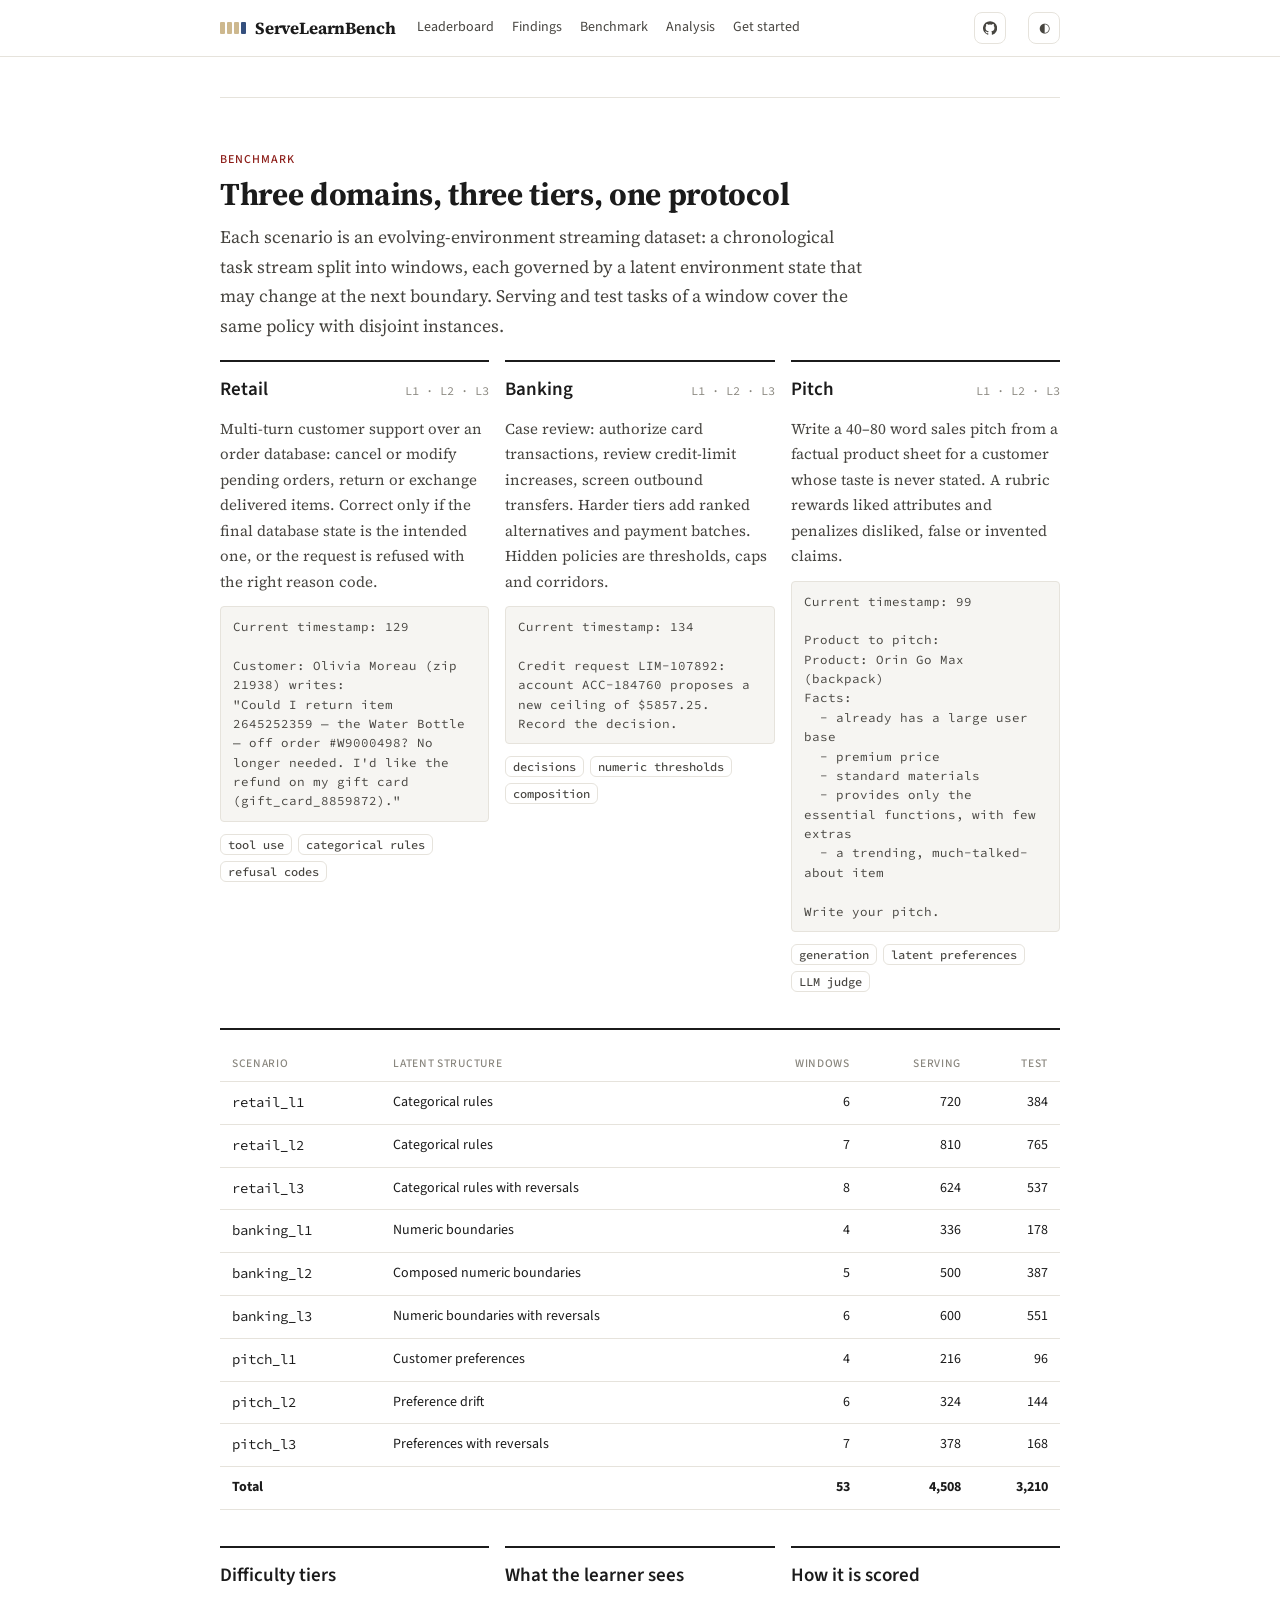
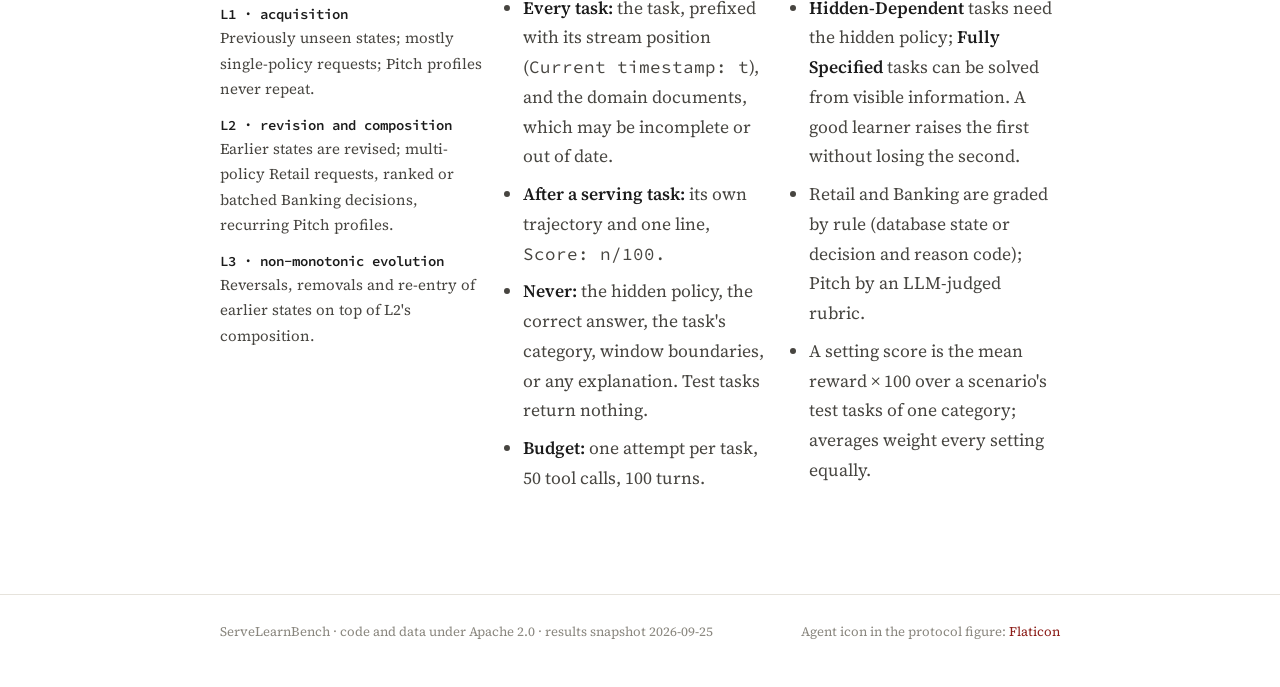
<file: website/benchmark.html>
<!doctype html>
<html lang="en">
<head>
<meta charset="utf-8">
<meta name="viewport" content="width=device-width,initial-scale=1,viewport-fit=cover">
<title>ServeLearnBench Benchmark</title>
<meta name="description" content="ServeLearnBench: how well can agents self-improve from serving experience? Benchmark, leaderboard and analyses.">
<link rel="icon" href="assets/favicon.ico" sizes="16x16 32x32">
<link rel="icon" type="image/png" href="assets/favicon.png" sizes="32x32">
<link rel="icon" type="image/svg+xml" href="assets/favicon.svg" sizes="any">
<link rel="apple-touch-icon" href="assets/apple-touch-icon.png">
<link rel="preconnect" href="https://fonts.googleapis.com"><link rel="preconnect" href="https://fonts.gstatic.com" crossorigin>
<link rel="preconnect" href="https://fonts.googleapis.com"><link rel="preconnect" href="https://fonts.gstatic.com" crossorigin><link rel="stylesheet" href="https://fonts.googleapis.com/css2?family=Source+Serif+4:opsz,wght@8..60,400;8..60,600;8..60,700&family=Source+Sans+3:wght@400;500;600&family=Source+Code+Pro:wght@400;500&display=swap">
<style>:root{
  --bg:#F4F5F7; --surface:#FFFFFF; --sunk:#ECEEF2; --ink:#111620; --ink2:#465061; --muted:#7A8394;
  --line:#DDE1E8; --line2:#C9CFD9; --accent:#2B55D6; --accent-ink:#FFFFFF; --accent-soft:#E3E9FB;
  --serve:#D6C29B; --test:#6C8BD4; --warn:#B4541F; --good:#2E7D55;
  --prime:#3F5F95; --ch:#5FA37E; --rag:#8DB6D6; --mem0:#D9895B; --skillopt:#D4B04A; --ref:#9AA1AC;
  --shadow:0 1px 2px rgba(17,22,32,.05),0 8px 24px rgba(17,22,32,.05);
  --mono:"IBM Plex Mono",ui-monospace,SFMono-Regular,Menlo,Consolas,monospace;
  --sans:"IBM Plex Sans",-apple-system,BlinkMacSystemFont,"Segoe UI",Roboto,Helvetica,Arial,sans-serif;
  --cond:"IBM Plex Sans Condensed","IBM Plex Sans",-apple-system,"Segoe UI",Arial,sans-serif;
}
@media (prefers-color-scheme:dark){:root:not([data-theme="light"]){
  color-scheme:dark; --bg:#0C1016; --surface:#131922; --sunk:#0F141B; --ink:#E6EAF0; --ink2:#AAB3C0; --muted:#7B8595;
  --line:#232B36; --line2:#313B48; --accent:#7F9DFF; --accent-ink:#0C1016; --accent-soft:#1A2444;
  --serve:#8C7A57; --test:#5A78C2; --warn:#E08A55; --good:#5CC08C; --shadow:none;
  --prime:#6F8FC9; --ref:#6E7683;}}
:root[data-theme="dark"]{
  color-scheme:dark; --bg:#0C1016; --surface:#131922; --sunk:#0F141B; --ink:#E6EAF0; --ink2:#AAB3C0; --muted:#7B8595;
  --line:#232B36; --line2:#313B48; --accent:#7F9DFF; --accent-ink:#0C1016; --accent-soft:#1A2444;
  --serve:#8C7A57; --test:#5A78C2; --warn:#E08A55; --good:#5CC08C; --shadow:none;
  --prime:#6F8FC9; --ref:#6E7683;}
*{box-sizing:border-box}
html{scroll-behavior:smooth;scroll-padding-top:72px}
@media (prefers-reduced-motion:reduce){html{scroll-behavior:auto}*{animation:none!important;transition:none!important}}
body{margin:0;background:var(--bg);color:var(--ink);font:16px/1.6 var(--sans);-webkit-font-smoothing:antialiased}
a{color:var(--accent);text-decoration:none}a:hover{text-decoration:underline}
:focus-visible{outline:2px solid var(--accent);outline-offset:2px;border-radius:4px}
.wrap{max-width:1160px;margin:0 auto;padding-inline:20px}
.mono{font-family:var(--mono)}
.num{font-variant-numeric:tabular-nums}

/* nav */
.nav{position:sticky;top:env(safe-area-inset-top,0px);z-index:20;background:color-mix(in srgb,var(--bg) 86%,transparent);backdrop-filter:saturate(1.4) blur(10px);border-bottom:1px solid var(--line)}
.nav .wrap{display:flex;align-items:center;gap:22px;height:56px}
.brand{font:600 15px/1 var(--mono);letter-spacing:-.01em;color:var(--ink);display:flex;align-items:center;gap:9px;white-space:nowrap}
.brand-mark{display:inline-grid;grid-template-columns:repeat(4,5px);gap:2px}
.brand-mark i{width:5px;height:12px;border-radius:1px;background:var(--serve)}.brand-mark i:last-child{background:var(--test)}
.nav-links{display:flex;gap:18px;overflow-x:auto;scrollbar-width:none;flex:1}
.nav-links a{color:var(--ink2);font-size:14px;white-space:nowrap}.nav-links a:hover{color:var(--ink);text-decoration:none}
.icon-btn{display:inline-flex;align-items:center;justify-content:center;height:32px;min-width:32px;padding:0 8px;border:1px solid var(--line);border-radius:8px;background:var(--surface);color:var(--ink2);font:500 13px var(--sans);cursor:pointer}
.icon-btn:hover{color:var(--ink);border-color:var(--line2);text-decoration:none}
@media (max-width:720px){.nav-links{display:none}}

/* hero */
.hero{padding-block:56px 36px}
.hero-grid{display:grid;grid-template-columns:minmax(0,1fr) minmax(0,1.05fr);gap:44px;align-items:start}
@media (max-width:980px){.hero-grid{grid-template-columns:minmax(0,1fr)}}
.eyebrow{font:500 12px/1 var(--mono);letter-spacing:.08em;text-transform:uppercase;color:var(--accent)}
h1{font:700 clamp(40px,6.2vw,64px)/1 var(--cond);letter-spacing:-.02em;margin:14px 0 14px;text-wrap:balance}
.question{font:400 clamp(19px,2.2vw,23px)/1.35 var(--sans);color:var(--ink2);margin:0 0 20px;max-width:30ch;text-wrap:balance}
.authors{font-size:16px;margin:0 0 4px;color:var(--ink)}.authors sup{color:var(--muted);font-size:11px;margin-left:1px}
.affils{font-size:14px;color:var(--muted);margin:0}
.links{display:flex;flex-wrap:wrap;gap:8px;margin:22px 0 0}
.btn{display:inline-flex;align-items:center;gap:7px;height:38px;padding:0 15px;border-radius:9px;border:1px solid var(--line2);background:var(--surface);color:var(--ink);font:500 14px var(--sans);text-decoration:none!important;transition:border-color .15s,transform .15s}
.btn:hover{border-color:var(--accent);transform:translateY(-1px)}
.btn.primary{background:var(--ink);border-color:var(--ink);color:var(--bg)}
.btn.disabled{opacity:.5;pointer-events:none}
.btn svg{width:16px;height:16px}
.lede{color:var(--ink2);margin:26px 0 0;max-width:62ch}

/* stream figure */
.stream{background:var(--surface);border:1px solid var(--line);border-radius:14px;padding:18px 18px 14px;box-shadow:var(--shadow)}
.stream-head{display:flex;justify-content:space-between;align-items:baseline;gap:10px;flex-wrap:wrap;margin-bottom:8px}
.stream-title{font:600 13px var(--mono);color:var(--ink)}
.stream-legend{display:flex;gap:14px;font:12px var(--mono);color:var(--muted)}
.stream-legend i{display:inline-block;width:8px;height:12px;border-radius:2px;margin-right:5px;vertical-align:-1px}
.stream svg{display:block;width:100%;height:auto}
.stream-note{font-size:13px;color:var(--ink2);margin:10px 2px 0;min-height:2.6em}

/* stats */
.stats{display:grid;grid-template-columns:repeat(6,1fr);border:1px solid var(--line);border-radius:12px;background:var(--surface);margin-top:34px;overflow:hidden}
.stat{padding:14px 16px;border-left:1px solid var(--line)}.stat:first-child{border-left:0}
.stat b{display:block;font:600 24px/1.1 var(--mono);letter-spacing:-.02em}
.stat span{font-size:12.5px;color:var(--muted)}
@media (max-width:820px){.stats{grid-template-columns:repeat(3,1fr)}.stat:nth-child(4){border-left:0}.stat:nth-child(n+4){border-top:1px solid var(--line)}}

/* sections */
section{padding-block:56px 8px}
.sec-head{display:flex;justify-content:space-between;align-items:end;gap:16px;flex-wrap:wrap;margin-bottom:18px}
h2{font:700 30px/1.1 var(--cond);letter-spacing:-.01em;margin:0}
.kicker{font:500 12px/1 var(--mono);letter-spacing:.08em;text-transform:uppercase;color:var(--muted);margin-bottom:10px}
.sec-sub{color:var(--ink2);max-width:72ch;margin:10px 0 0}
h3{font:600 19px/1.25 var(--sans);margin:0 0 6px}

/* segmented + chips */
.seg{display:inline-flex;background:var(--sunk);border:1px solid var(--line);border-radius:10px;padding:3px;gap:2px}
.seg button{border:0;background:transparent;color:var(--ink2);font:500 13px var(--sans);padding:6px 12px;border-radius:7px;cursor:pointer}
.seg button[aria-pressed="true"]{background:var(--surface);color:var(--ink);box-shadow:0 1px 2px rgba(0,0,0,.08)}
.chips{display:flex;flex-wrap:wrap;gap:6px}
.chip{border:1px solid var(--line);background:var(--surface);color:var(--ink2);font:500 12.5px var(--sans);padding:4px 10px;border-radius:999px;cursor:pointer}
.chip[aria-pressed="true"]{border-color:var(--ink);color:var(--ink)}
.chip[aria-pressed="false"]{opacity:.55}

/* leaderboard */
.board{background:var(--surface);border:1px solid var(--line);border-radius:14px;box-shadow:var(--shadow);overflow:hidden}
.board-bar{display:flex;flex-wrap:wrap;gap:10px;align-items:center;justify-content:space-between;padding:12px 14px;border-bottom:1px solid var(--line)}
.table-scroll{overflow-x:auto}
table{border-collapse:collapse;width:100%;font-size:14px}
th,td{padding:9px 12px;border-bottom:1px solid var(--line);text-align:right;white-space:nowrap}
th{font:500 11.5px var(--mono);letter-spacing:.04em;text-transform:uppercase;color:var(--muted);background:var(--surface);cursor:pointer;user-select:none;position:sticky;top:0}
th.l,td.l{text-align:left}
th[aria-sort="descending"]::after{content:" ↓"}th[aria-sort="ascending"]::after{content:" ↑"}
tbody tr:hover td{background:color-mix(in srgb,var(--accent) 5%,var(--surface))}
tr.ref td{color:var(--ink2);background:var(--sunk)}
tr.group td{font:500 11px var(--mono);letter-spacing:.06em;text-transform:uppercase;color:var(--muted);background:var(--surface);padding-top:16px}
td.rank{font:500 13px var(--mono);color:var(--muted);width:36px}
.mname{font-weight:600}.msize{font:12px var(--mono);color:var(--muted);margin-left:7px}
.hdot{display:inline-block;width:9px;height:9px;border-radius:50%;margin-right:8px;vertical-align:0}
.scorecell{display:flex;align-items:center;justify-content:flex-end;gap:10px}
.scorebar{width:120px;height:6px;border-radius:3px;background:var(--sunk);overflow:hidden;flex:none}
.scorebar i{display:block;height:100%;background:var(--accent)}
tr.ref .scorebar i{background:var(--ref)}
.best{font-weight:600}
.tag{font:500 10.5px var(--mono);letter-spacing:.03em;border:1px solid var(--line);color:var(--muted);border-radius:5px;padding:1px 5px;margin-left:7px;text-transform:uppercase}
.board-foot{padding:12px 14px;font-size:13px;color:var(--muted)}
.cell-lo{color:var(--warn)}
.view[hidden]{display:none!important}
.chart-box{padding:12px 10px 4px}

/* findings */
.findings{display:grid;grid-template-columns:repeat(3,minmax(0,1fr));gap:0;border-top:1px solid var(--line2)}
@media (max-width:900px){.findings{grid-template-columns:minmax(0,1fr)}}
.finding{padding:22px 22px 18px 0}
.finding+.finding{padding-left:22px;border-left:1px solid var(--line)}
@media (max-width:900px){.finding+.finding{padding-left:0;border-left:0;border-top:1px solid var(--line)}}
.finding .big{font:600 40px/1 var(--mono);letter-spacing:-.03em;margin:10px 0 10px;display:block}
.finding .big small{font-size:16px;color:var(--muted);letter-spacing:0;margin-left:4px}
.finding p{color:var(--ink2);margin:0;font-size:15px}

/* figures */
.fig{background:var(--surface);border:1px solid var(--line);border-radius:14px;padding:18px 18px 14px;box-shadow:var(--shadow)}
.fig-grid{display:grid;grid-template-columns:repeat(2,minmax(0,1fr));gap:16px}
.fig-grid.g3{grid-template-columns:repeat(3,minmax(0,1fr))}
.fig-grid.g4{grid-template-columns:repeat(4,minmax(0,1fr))}
@media (max-width:980px){.fig-grid.g4{grid-template-columns:repeat(2,minmax(0,1fr))}.fig-grid.g3{grid-template-columns:1fr}}
@media (max-width:640px){.fig-grid,.fig-grid.g4{grid-template-columns:1fr}}
.panel-title{font:500 12px var(--mono);color:var(--ink2);margin:0 0 4px}
.panel-title b{color:var(--ink);font-weight:600}
.caption{font-size:14px;color:var(--ink2);margin:12px 0 0;max-width:90ch}
.caption b{color:var(--ink)}
.legend{display:flex;flex-wrap:wrap;gap:6px 16px;font-size:13px;color:var(--ink2);margin:0 0 8px}
.legend span{display:inline-flex;align-items:center;gap:6px}
.legend i{width:14px;height:3px;border-radius:2px;display:inline-block}
.legend i.dot{width:9px;height:9px;border-radius:50%}
.legend i.sq{width:10px;height:10px;border-radius:2px}
.legend i.dash{background:none!important;border-top:2px dashed currentColor;height:0}
.chart{position:relative;width:100%}
.chart svg{display:block;overflow:visible}
.chart text{fill:var(--muted);font:11px var(--sans)}
.chart .axis line,.chart .axis path{stroke:var(--line2)}
.chart .grid line{stroke:var(--line);stroke-dasharray:2 3}
.chart .lbl{fill:var(--ink2);font-size:11.5px;paint-order:stroke;stroke:var(--bg);stroke-width:3.5px;stroke-linejoin:round}
.fig .chart .lbl,.board .chart .lbl{stroke:var(--surface)}
.chart .axis .lbl{stroke:none}
.chart .val{fill:var(--ink);font:500 11px var(--mono)}
.stack-gap{display:grid;gap:16px}
details.more{margin-top:18px;border-top:1px solid var(--line);padding-top:6px}
details.more summary{cursor:pointer;font:500 15px var(--sans);color:var(--accent);padding:12px 0;list-style:none}
details.more summary::-webkit-details-marker{display:none}
details.more summary::before{content:"+ "}details.more[open] summary::before{content:"− "}

/* tooltip */
.tip{position:fixed;z-index:50;pointer-events:none;background:var(--ink);color:var(--bg);font:12.5px/1.45 var(--sans);padding:7px 10px;border-radius:7px;max-width:260px;opacity:0;transform:translateY(4px);transition:opacity .1s,transform .1s}
.tip.on{opacity:1;transform:none}
.tip b{font-weight:600}.tip .m{font-family:var(--mono)}

/* benchmark */
.domains{display:grid;grid-template-columns:repeat(3,minmax(0,1fr));gap:16px}
@media (max-width:900px){.domains{grid-template-columns:minmax(0,1fr)}}
.domain{background:var(--surface);border:1px solid var(--line);border-radius:14px;padding:20px}
.domain .dh{display:flex;justify-content:space-between;align-items:baseline;margin-bottom:8px}
.domain .dh span{font:12px var(--mono);color:var(--muted)}
.domain p{color:var(--ink2);margin:0 0 12px;font-size:15px}
.domain .ex{overflow-x:auto;font:12.5px/1.55 var(--mono);background:var(--sunk);border:1px solid var(--line);border-radius:8px;padding:10px 12px;color:var(--ink2);white-space:pre-wrap;margin:0 0 12px}
.pills{display:flex;flex-wrap:wrap;gap:6px}
.pill{font:500 12px var(--mono);color:var(--ink2);border:1px solid var(--line);border-radius:6px;padding:2px 7px}
.twocol{display:grid;grid-template-columns:minmax(0,1.1fr) minmax(0,1fr);gap:16px;margin-top:16px}
.threecol{display:grid;grid-template-columns:repeat(3,minmax(0,1fr));gap:16px;margin-top:16px}
@media (max-width:900px){.threecol{grid-template-columns:minmax(0,1fr)}}
@media (max-width:900px){.twocol{grid-template-columns:minmax(0,1fr)}}
.card{background:var(--surface);border:1px solid var(--line);border-radius:14px;padding:20px}
.tiers dt{font:600 14px var(--mono);color:var(--ink)}.tiers dd{margin:2px 0 14px;color:var(--ink2);font-size:15px}
.rules li{margin:0 0 8px;color:var(--ink2)}.rules{padding-left:18px;margin:0}
.rules b{color:var(--ink);font-weight:600}

/* code */
.code{position:relative;background:var(--sunk);border:1px solid var(--line);border-radius:10px;padding:14px 16px;font:13px/1.65 var(--mono);color:var(--ink);overflow-x:auto;white-space:pre;margin:0}
.code .c{color:var(--muted)}
.copy{position:absolute;top:8px;right:8px;font:500 12px var(--sans);border:1px solid var(--line);background:var(--surface);color:var(--ink2);border-radius:6px;padding:3px 8px;cursor:pointer}
footer{margin-top:64px;border-top:1px solid var(--line);padding-block:26px 44px;color:var(--muted);font-size:13px}
footer .wrap{display:flex;justify-content:space-between;gap:12px;flex-wrap:wrap}

/* leaderboard preview on the home page */
.board.preview{position:relative;max-height:520px;overflow:hidden}
.board.preview .fade{position:absolute;left:0;right:0;bottom:0;height:120px;background:linear-gradient(to bottom,transparent,var(--surface));pointer-events:none}
.board-links{display:flex;gap:10px;flex-wrap:wrap;justify-content:center;margin-top:18px}
td.medal{font-size:15px}
.sys{font-weight:600}.sys .sep{color:var(--muted);margin:0 6px;font-weight:400}
.chart .lblbox{fill:var(--surface)}

/* animated serving stream */
.sv{display:block;width:100%;height:auto;font-family:var(--sans)}
.sv text{fill:var(--ink2)}
.sv .sv-lab{font:600 13px var(--sans);fill:var(--ink)}
.sv .sv-small{font:12px var(--sans);fill:var(--muted)}
.sv .sv-tiny{font:10px var(--mono);fill:var(--muted)}
.sv .sv-mono{font:600 14px var(--mono);fill:var(--ink)}
.sv .sv-win{font:600 12.5px var(--mono);fill:var(--muted)}
.sv-belt{stroke:var(--line2);stroke-width:2}
.sv-dash{stroke-dasharray:4 4}
.sv-agent{fill:var(--surface);stroke:var(--ink);stroke-width:2}
.sv-eye{fill:var(--ink)}
.sv-loop{fill:none;stroke:var(--accent);stroke-width:2;stroke-dasharray:5 4}
.sv-arrowhead{fill:var(--accent)}
.sv-eval{fill:var(--sunk);stroke:var(--line2);stroke-width:1.5}
.sv-t{stroke-width:1.5}
.sv-s{fill:color-mix(in srgb,var(--serve) 45%,var(--surface));stroke:var(--serve)}
.sv-x{fill:color-mix(in srgb,var(--test) 30%,var(--surface));stroke:var(--test)}
rect.sv-t.sv-done.sv-s{fill:var(--serve)}
rect.sv-t.sv-done.sv-x{fill:var(--test)}
.sv-cursor{fill:var(--accent)}
.sv-bound{stroke:#C54A4A;stroke-width:2;stroke-dasharray:3 4}
.sv-winbox{fill:transparent;stroke:transparent;transition:fill .3s,stroke .3s}
.sv-winbox.sv-on{fill:color-mix(in srgb,var(--accent) 6%,transparent);stroke:color-mix(in srgb,var(--accent) 35%,transparent)}
.sv-chip{fill:var(--sunk);stroke:var(--line2);stroke-width:1.3}
.sv .sv-chiptxt{font:600 12.5px var(--mono);fill:var(--ink)}
.sv .sv-strike{text-decoration:line-through}
.sv-return{fill:none;stroke:#6B4F9E;stroke-width:2;stroke-dasharray:4 3}
.sv-returnhead{fill:#6B4F9E}
.sv .sv-returntxt{font:600 12px var(--sans);fill:#6B4F9E}
.sv-score-ok{fill:color-mix(in srgb,var(--good) 18%,var(--surface));stroke:var(--good);stroke-width:1.5}
.sv-score-no{fill:color-mix(in srgb,#C54A4A 16%,var(--surface));stroke:#C54A4A;stroke-width:1.5}
.sv .sv-scoretxt{font:600 12px var(--mono);fill:var(--ink)}
.sv-bl{stroke-width:1.5}
.sv-bl-truth{fill:var(--sunk);stroke:var(--ink2)}
.sv-bl-ok{fill:color-mix(in srgb,var(--good) 20%,var(--surface));stroke:var(--good)}
.sv-bl-stale{fill:color-mix(in srgb,#C54A4A 14%,var(--surface));stroke:#C54A4A}
.sv-bl-miss{fill:transparent;stroke:var(--muted);stroke-dasharray:3 3}
.stream-ctl{display:flex;align-items:center;gap:10px;margin-top:10px;flex-wrap:wrap}
.stream-ctl button{font:500 13px var(--sans);border:1px solid var(--line2);background:var(--surface);color:var(--ink);border-radius:999px;padding:4px 12px;cursor:pointer}
.stream-ctl input[type=range]{flex:1;min-width:160px;accent-color:var(--accent)}
.sv-wrap{overflow-x:auto}
.sv-wrap .sv{min-width:640px}
.sv-act{opacity:0;transition:opacity .45s;pointer-events:none}
.sv-act.sv-act-on{opacity:1;pointer-events:auto}
@media (prefers-reduced-motion:reduce){.sv-act{transition:none}}
.sv .sv-head{font:600 16px var(--sans);fill:var(--ink)}
.sv .sv-small2{font:13px var(--sans);fill:var(--ink2)}
.sv .sv-m2{font:500 12.5px var(--mono);fill:var(--ink2)}
.sv .sv-big{font:700 64px var(--cond);fill:var(--ink);letter-spacing:-.02em}
.sv-card{fill:var(--surface);stroke:var(--line2);stroke-width:1.2}
.sv-fan{fill:none;stroke:var(--line2);stroke-width:1.4;transition:opacity .3s}
.sv-fan.sv-fan-bad{stroke:#C54A4A;stroke-opacity:.55}
.sv-grey{stroke:var(--muted);stroke-width:1.8}
.sv-greyhead{fill:var(--muted)}
.steps{display:flex;gap:8px;flex-wrap:wrap}
.steps button{position:relative;overflow:hidden;font:600 13px var(--sans);border:1px solid var(--line2);background:var(--surface);color:var(--ink2);border-radius:999px;padding:6px 14px;cursor:pointer;--p:0}
.steps button::before{content:"";position:absolute;inset:0;background:var(--accent-soft);transform:scaleX(var(--p));transform-origin:left;z-index:0}
.steps button span{position:relative;z-index:1}
.steps button[aria-current="step"]{color:var(--ink);border-color:var(--accent)}
.stream-ctl .sp{flex:1}
.sv-panel{fill:var(--surface);stroke:var(--line2);stroke-width:1.2;transition:opacity .4s}
.sv-dim .sv-panel{opacity:.55}
.sv-dim .sv-head{opacity:.45}
.sv .sv-num{fill:var(--accent);font-weight:700}
.sv .sv-strong{fill:var(--ink);font-weight:600}
.sv-focuswin{stroke-dasharray:4 3}
.sv .sv-big{font:700 48px var(--cond);fill:var(--ink);letter-spacing:-.02em}
.sv-divider{stroke:var(--line);stroke-width:1}
@keyframes svflash{0%{stroke-width:4}100%{stroke-width:1.5}}
.sv-flash{animation:svflash .9s ease-out}

/* ---- modern treatment of the protocol animation ---- */
.stream{--sv-card:var(--surface);--sv-ground:var(--sunk);--sv-good:#1F9D6B;--sv-bad:#D6453D;--sv-shadow:drop-shadow(0 1px 1.5px rgba(20,18,14,.06)) drop-shadow(0 6px 16px rgba(20,18,14,.07))}
@media (prefers-color-scheme:dark){:root:not([data-theme="light"]) .stream{--sv-card:#22211E;--sv-ground:#1A1917;--sv-good:#45C28F;--sv-bad:#F07A70;--sv-shadow:none}}
:root[data-theme="dark"] .stream{--sv-card:#22211E;--sv-ground:#1A1917;--sv-good:#45C28F;--sv-bad:#F07A70;--sv-shadow:none}
.stream.stream{background:var(--sv-ground);border-radius:20px;padding:22px 22px 16px}
.stream .stream-title{font:700 12px var(--sans);letter-spacing:.12em;text-transform:uppercase;color:var(--muted)}
.sv text{font-variant-numeric:tabular-nums}
.sv .sv-mono,.sv .sv-m2,.sv .sv-scoretxt,.sv .sv-chiptxt,.sv .sv-win,.sv .sv-tiny{font-family:var(--sans)}
.sv .sv-win{font-weight:700;letter-spacing:.06em}
.sv .sv-head{font:700 16px var(--sans);letter-spacing:-.005em}
.sv .sv-num{fill:var(--accent)}
.sv .sv-big{font:800 52px var(--sans);letter-spacing:-.035em}
.sv-panel,.sv-eval{fill:var(--sv-card);stroke:none;filter:var(--sv-shadow)}
.sv-eye{fill:var(--accent-ink)}
.sv-belt{stroke:var(--line2);stroke-width:1.5;stroke-linecap:round}
.sv-loop{stroke-width:1.6;stroke-dasharray:2 5;stroke-linecap:round}
.sv-return{stroke-width:1.6;stroke-dasharray:2 5;stroke-linecap:round}
.sv-t{stroke:none}
.sv-s{fill:color-mix(in srgb,var(--serve) 38%,var(--sv-card))}
.sv-x{fill:color-mix(in srgb,var(--test) 26%,var(--sv-card))}
.sv-bound{stroke:color-mix(in srgb,var(--accent) 55%,transparent);stroke-width:1.5;stroke-dasharray:none}
.sv-winbox.sv-on{fill:var(--sv-card);stroke:none;filter:var(--sv-shadow)}
.sv-chip{fill:var(--sv-card);stroke:none;filter:var(--sv-shadow)}
.sv-cursor{fill:var(--accent)}
.sv-score-ok{fill:color-mix(in srgb,var(--sv-good) 14%,var(--sv-card));stroke:none}
.sv-score-no{fill:color-mix(in srgb,var(--sv-bad) 13%,var(--sv-card));stroke:none}
.sv .sv-scoretxt{font-weight:700}
.sv-bl{stroke-width:1.4}
.sv-bl-ok{fill:color-mix(in srgb,var(--sv-good) 16%,var(--sv-card));stroke:var(--sv-good)}
.sv-bl-stale{fill:color-mix(in srgb,var(--sv-bad) 12%,var(--sv-card));stroke:var(--sv-bad)}
.sv-bl-miss{stroke:var(--muted);stroke-dasharray:2 3}
.sv-divider{stroke:var(--line)}
.stream-ctl button,.steps button{border-color:transparent;background:var(--sv-card);box-shadow:0 1px 2px rgba(20,18,14,.08)}
.steps button[aria-current="step"]{border-color:transparent;box-shadow:0 0 0 1.5px var(--accent) inset}
.sv .sv-oktxt{fill:var(--sv-good)}.sv .sv-notxt{fill:var(--sv-bad)}

/* robot agent: a light blue tint of the test colour */
.stream{--b1:#EEF2F8;--b2:#CFDAEA;--bl:#A9BAD4;--eye:#CFE3FF}
.stream{--bot1:var(--b1);--bot2:var(--b2);--botline:var(--bl)}
@media (prefers-color-scheme:dark){:root:not([data-theme="light"]) .stream{--bot1:color-mix(in srgb,var(--b1) 78%,#151412);--bot2:color-mix(in srgb,var(--b2) 62%,#151412);--botline:color-mix(in srgb,var(--bl) 70%,#151412)}}
:root[data-theme="dark"] .stream{--bot1:color-mix(in srgb,var(--b1) 78%,#151412);--bot2:color-mix(in srgb,var(--b2) 62%,#151412);--botline:color-mix(in srgb,var(--bl) 70%,#151412)}
.sv-bot{fill:color-mix(in srgb,var(--bot1) 50%,var(--bot2));stroke:var(--botline);stroke-width:1.2}
.sv-bot-head{filter:var(--sv-shadow)}
.sv-tip{fill:var(--accent)}
.sv-ant{stroke:var(--botline);stroke-width:3;stroke-linecap:round}
.sv-visor{fill:#2A2622;opacity:1}
.sv-glow{fill:var(--eye);filter:drop-shadow(0 0 3px var(--eye))}
.sv-live.sv-s{fill:var(--serve)}.sv-live.sv-x{fill:var(--test)}
.sv-live{filter:drop-shadow(0 2px 4px rgba(20,18,14,.18))}
/* Journal: a research article. Serif text, centred masthead, figures set on the page between hairlines. */
:root{--sans:"Source Sans 3",-apple-system,"Segoe UI",Arial,sans-serif;--cond:"Source Serif 4",Georgia,serif;--mono:"Source Code Pro",ui-monospace,Menlo,monospace;
  --bg:#FFFFFF;--surface:#FFFFFF;--sunk:#F6F5F2;--ink:#1B1B1B;--ink2:#474540;--muted:#8A877F;--line:#E6E3DC;--line2:#CFCBC1;
  --accent:#8C1D18;--accent-ink:#FFFFFF;--accent-soft:#F6E8E6;--serve:#CDB88E;--test:#35507E;--shadow:none}
@media (prefers-color-scheme:dark){:root:not([data-theme="light"]){color-scheme:dark;--bg:#151412;--surface:#151412;--sunk:#1D1C19;--ink:#ECE8E1;--ink2:#BDB7AC;--muted:#8D877C;--line:#2B2925;--line2:#3A3732;--accent:#E0827A;--accent-ink:#151412;--accent-soft:#3A1F1C;--test:#7F9BCC;--serve:#8C7A57}}
:root[data-theme="dark"]{color-scheme:dark;--bg:#151412;--surface:#151412;--sunk:#1D1C19;--ink:#ECE8E1;--ink2:#BDB7AC;--muted:#8D877C;--line:#2B2925;--line2:#3A3732;--accent:#E0827A;--accent-ink:#151412;--accent-soft:#3A1F1C;--test:#7F9BCC;--serve:#8C7A57}
body{font:17.5px/1.7 "Source Serif 4",Georgia,serif}
.nav .wrap,.wrap{max-width:920px;padding-inline:clamp(16px,5vw,40px)}
.brand{font-family:"Source Serif 4",Georgia,serif;font-size:17px;font-weight:700}
.nav-links a{font-family:var(--sans)}
.hero{text-align:center;padding-block:72px 28px;border-bottom:1px solid var(--line)}
.eyebrow{font-family:var(--sans);letter-spacing:.14em;color:var(--muted)}
h1{font:700 clamp(44px,6.4vw,72px)/1.02 "Source Serif 4",Georgia,serif;letter-spacing:-.02em}
.hero .question{font:italic 400 clamp(20px,2.4vw,26px)/1.35 "Source Serif 4",Georgia,serif;margin-inline:auto;max-width:36ch;color:var(--ink2)}
.hero .links{justify-content:center}.hero .lede{margin-inline:auto;text-align:left;max-width:none}
.authors{font-size:18px}.affils{font-family:var(--sans)}
.btn{border-radius:999px;font-family:var(--sans);background:transparent}
.btn.primary{background:var(--accent);border-color:var(--accent);color:var(--accent-ink)}
h2{font:700 32px/1.15 "Source Serif 4",Georgia,serif;letter-spacing:-.01em}
.kicker{font-family:var(--sans);color:var(--accent)}
section{border-top:1px solid var(--line);margin-top:40px}
.fig,.board,.stream,.card,.domain,.stats{border:0;border-radius:0;box-shadow:none;background:transparent;padding-inline:0}
.fig{border-top:1px solid var(--line);padding-top:22px}
.overview-hero{border-bottom:0;padding-bottom:16px}
.research-overview #cost-performance{border:0;margin:0;padding:24px 0 0}
.research-overview #cost-performance>.fig{border:0;padding:0}
#cost-performance .legend{display:grid;gap:10px;margin:18px 0 0;font-family:var(--sans)}
.legend-group{display:flex;flex-wrap:wrap;align-items:center;gap:8px 18px}
.legend-label{font-size:11px;font-weight:600;letter-spacing:.08em;text-transform:uppercase;color:var(--muted);width:56px}
#cost-performance .fig-grid{gap:28px}
#cost-performance .caption{margin-top:20px;line-height:1.65}
.protocol-preview{margin-top:48px;padding:0;border:0}
.protocol-preview>.stream{margin:0;padding:24px;background:var(--sunk);border:0;border-radius:14px}
.protocol-preview .stream-head{align-items:center;gap:16px;margin-bottom:20px}
.protocol-preview .stream-title{font:600 22px/1.2 "Source Serif 4",Georgia,serif;letter-spacing:0;text-transform:none}
.protocol-preview .stream-ctl{flex:1;justify-content:flex-end;margin:0;padding:0;border:0;gap:8px;flex-wrap:wrap}
.protocol-preview .stream-ctl .sp{display:none}
.protocol-preview .caption{margin-top:18px;font-size:13px;line-height:1.6}
.protocol-preview .caption>span{display:block}
.protocol-preview .caption>span+span{margin-top:6px}
.protocol-preview>.stats{border:0;border-radius:0;background:transparent;gap:16px;margin-top:24px}
.protocol-preview .stat{padding:12px 0;border:0!important}
.protocol-preview .stat b{margin-bottom:4px}
.protocol-preview .stat span{display:block;font:12px/1.4 var(--sans)}
.analysis-stories{display:grid;gap:52px;margin-top:32px}
.analysis-story h3{font:600 24px/1.3 "Source Serif 4",Georgia,serif;margin:0 0 12px;text-wrap:balance}
.analysis-story .takeaway{color:var(--ink2);margin:0 0 22px;max-width:76ch}
#analysis .analysis-story>.fig{border:0;padding:0}
.analysis-story .caption{font-size:13px;line-height:1.6;margin-top:16px}
#analysis .learning-speed-grid{grid-template-columns:repeat(2,minmax(0,1fr));gap:28px 36px}
@media(max-width:640px){
  #analysis .learning-speed-grid{grid-template-columns:minmax(0,1fr)}
  .protocol-preview{margin-top:36px}
  .protocol-preview>.stream{padding:16px}
  .protocol-preview .stream-head{align-items:flex-start;flex-direction:column}
  .protocol-preview .stream-ctl{justify-content:flex-start;gap:6px}
  .legend-group{gap:8px 14px}
  .legend-label{width:100%}
}
.board{border-top:2px solid var(--ink)}.board-bar{padding-inline:0}
.stats{border-top:1px solid var(--line);border-bottom:1px solid var(--line)}
.stat{border-left:0!important;text-align:center}.stat b{font-family:"Source Serif 4",Georgia,serif;font-size:30px}
.card,.domain{border-top:2px solid var(--ink);padding-top:16px}
.caption{font-family:var(--sans);font-size:14.5px}
.findings{grid-template-columns:repeat(2,minmax(0,1fr));gap:32px 40px;border:0}
.finding,.finding+.finding{padding:0;border:0}
.finding h3{color:var(--accent);margin-bottom:12px}
@media(max-width:640px){.findings{grid-template-columns:minmax(0,1fr)}}
table{font-family:var(--sans)}th{font-family:var(--sans);letter-spacing:.06em}
.scorebar i{background:var(--accent)}
.domain .ex,.code{border-radius:4px}
.chart text{font-family:var(--sans)}
.panel-title{font-family:var(--sans);font-style:italic}

.fig .chart .lbl,.board .chart .lbl{stroke:var(--bg)}
.board.preview .fade{background:linear-gradient(to bottom,transparent,var(--bg))}
.chart .lblbox{fill:var(--bg)}
</style>
</head>
<body>

<nav class="nav" aria-label="Sections"><div class="wrap">
  <a class="brand" href="index.html"><span class="brand-mark" aria-hidden="true"><i></i><i></i><i></i><i></i></span>ServeLearnBench</a>
  <div class="nav-links"><a href="leaderboard.html">Leaderboard</a><a href="index.html#findings">Findings</a><a href="benchmark.html">Benchmark</a><a href="index.html#analysis">Analysis</a><a href="index.html#start">Get started</a></div>
  <a class="icon-btn" href="https://github.com/Infini-AI-Lab/ServeLearnBench" aria-label="Code" title="Code"><svg viewBox="0 0 16 16" fill="currentColor"><path d="M8 .2a8 8 0 0 0-2.5 15.6c.4 0 .5-.2.5-.4v-1.4c-2.2.5-2.7-1-2.7-1-.4-.9-.9-1.2-.9-1.2-.7-.5.1-.5.1-.5.8.1 1.2.8 1.2.8.7 1.2 1.9.9 2.3.7.1-.5.3-.9.5-1.1-1.8-.2-3.6-.9-3.6-4 0-.9.3-1.6.8-2.1-.1-.2-.4-1 .1-2.1 0 0 .7-.2 2.2.8a7.6 7.6 0 0 1 4 0c1.5-1 2.2-.8 2.2-.8.4 1.1.2 1.9.1 2.1.5.6.8 1.3.8 2.1 0 3.1-1.9 3.8-3.6 4 .3.3.6.8.6 1.5v2.2c0 .2.1.5.6.4A8 8 0 0 0 8 .2z"/></svg></a>
  <button id="theme" class="icon-btn" type="button" aria-label="Switch light or dark theme">◐</button>
</div></nav>


<main class="wrap">
<section id="benchmark">
  <div class="sec-head"><div><div class="kicker">Benchmark</div><h2>Three domains, three tiers, one protocol</h2>
  <p class="sec-sub">Each scenario is an evolving-environment streaming dataset: a chronological task stream split into windows, each governed by a
  latent environment state that may change at the next boundary. Serving and test tasks of a window cover the same policy with disjoint instances.</p></div></div>
  <div class="domains"><div class="domain"><div class="dh"><h3>Retail</h3><span>L1 · L2 · L3</span></div><p>Multi-turn customer support over an order database: cancel or modify pending orders, return or exchange delivered items. Correct only if the final database state is the intended one, or the request is refused with the right reason code.</p><pre class="ex">Current timestamp: 129

Customer: Olivia Moreau (zip 21938) writes:
&quot;Could I return item 2645252359 — the Water Bottle — off order #W9000498? No longer needed. I&#x27;d like the refund on my gift card (gift_card_8859872).&quot;</pre><div class="pills"><span class="pill">tool use</span><span class="pill">categorical rules</span><span class="pill">refusal codes</span></div></div><div class="domain"><div class="dh"><h3>Banking</h3><span>L1 · L2 · L3</span></div><p>Case review: authorize card transactions, review credit-limit increases, screen outbound transfers. Harder tiers add ranked alternatives and payment batches. Hidden policies are thresholds, caps and corridors.</p><pre class="ex">Current timestamp: 134

Credit request LIM-107892: account ACC-184760 proposes a new ceiling of $5857.25. Record the decision.</pre><div class="pills"><span class="pill">decisions</span><span class="pill">numeric thresholds</span><span class="pill">composition</span></div></div><div class="domain"><div class="dh"><h3>Pitch</h3><span>L1 · L2 · L3</span></div><p>Write a 40–80 word sales pitch from a factual product sheet for a customer whose taste is never stated. A rubric rewards liked attributes and penalizes disliked, false or invented claims.</p><pre class="ex">Current timestamp: 99

Product to pitch:
Product: Orin Go Max (backpack)
Facts:
  - already has a large user base
  - premium price
  - standard materials
  - provides only the essential functions, with few extras
  - a trending, much-talked-about item

Write your pitch.</pre><div class="pills"><span class="pill">generation</span><span class="pill">latent preferences</span><span class="pill">LLM judge</span></div></div></div>
  <div style="margin-top:16px"><div class="card"><div class="table-scroll"><table class="scen"><thead><tr><th class="l">Scenario</th><th class="l">Latent structure</th><th>Windows</th><th>Serving</th><th>Test</th></tr></thead><tbody><tr><td class='l mono'>retail_l1</td><td class='l'>Categorical rules</td><td class='num'>6</td><td class='num'>720</td><td class='num'>384</td></tr><tr><td class='l mono'>retail_l2</td><td class='l'>Categorical rules</td><td class='num'>7</td><td class='num'>810</td><td class='num'>765</td></tr><tr><td class='l mono'>retail_l3</td><td class='l'>Categorical rules with reversals</td><td class='num'>8</td><td class='num'>624</td><td class='num'>537</td></tr><tr><td class='l mono'>banking_l1</td><td class='l'>Numeric boundaries</td><td class='num'>4</td><td class='num'>336</td><td class='num'>178</td></tr><tr><td class='l mono'>banking_l2</td><td class='l'>Composed numeric boundaries</td><td class='num'>5</td><td class='num'>500</td><td class='num'>387</td></tr><tr><td class='l mono'>banking_l3</td><td class='l'>Numeric boundaries with reversals</td><td class='num'>6</td><td class='num'>600</td><td class='num'>551</td></tr><tr><td class='l mono'>pitch_l1</td><td class='l'>Customer preferences</td><td class='num'>4</td><td class='num'>216</td><td class='num'>96</td></tr><tr><td class='l mono'>pitch_l2</td><td class='l'>Preference drift</td><td class='num'>6</td><td class='num'>324</td><td class='num'>144</td></tr><tr><td class='l mono'>pitch_l3</td><td class='l'>Preferences with reversals</td><td class='num'>7</td><td class='num'>378</td><td class='num'>168</td></tr><tr><td class='l'><b>Total</b></td><td></td><td class='num'><b>53</b></td><td class='num'><b>4,508</b></td><td class='num'><b>3,210</b></td></tr></tbody></table></div></div></div>
  <div class="threecol">
    <div class="card"><h3>Difficulty tiers</h3><dl class="tiers">
      <dt>L1 · acquisition</dt><dd>Previously unseen states; mostly single-policy requests; Pitch profiles never repeat.</dd>
      <dt>L2 · revision and composition</dt><dd>Earlier states are revised; multi-policy Retail requests, ranked or batched Banking decisions, recurring Pitch profiles.</dd>
      <dt>L3 · non-monotonic evolution</dt><dd>Reversals, removals and re-entry of earlier states on top of L2's composition.</dd></dl></div>
    <div class="card"><h3>What the learner sees</h3><ul class="rules">
      <li><b>Every task:</b> the task, prefixed with its stream position (<span class="mono">Current timestamp: t</span>), and the domain documents, which may be incomplete or out of date.</li>
      <li><b>After a serving task:</b> its own trajectory and one line, <span class="mono">Score: n/100.</span></li>
      <li><b>Never:</b> the hidden policy, the correct answer, the task's category, window boundaries, or any explanation. Test tasks return nothing.</li>
      <li><b>Budget:</b> one attempt per task, 50 tool calls, 100 turns.</li></ul></div>
    <div class="card"><h3>How it is scored</h3><ul class="rules">
      <li><b>Hidden-Dependent</b> tasks need the hidden policy; <b>Fully Specified</b> tasks can be solved from visible information. A good learner raises the first without losing the second.</li>
      <li>Retail and Banking are graded by rule (database state or decision and reason code); Pitch by an LLM-judged rubric.</li>
      <li>A setting score is the mean reward × 100 over a scenario's test tasks of one category; averages weight every setting equally.</li></ul></div>
  </div>
</section>
</main>

<footer><div class="wrap"><span>ServeLearnBench · code and data under Apache 2.0 · results snapshot 2026-09-25</span>
<span>Agent icon in the protocol figure: <a href="https://www.flaticon.com/">Flaticon</a></span></div></footer>
<script>window.__D={"models":[{"key":"kimi-k3","name":"Kimi K3"},{"key":"glm-5p3","name":"GLM-5.3"},{"key":"deepseek-v4p1-flash","name":"DeepSeek V4.1 Flash"},{"key":"glm-5p3-flash","name":"GLM-5.3 Flash"},{"key":"claude-opus-5","name":"Opus 5"},{"key":"gpt-5.6-terra","name":"GPT-5.6 Terra"}],"columns":["Retail H L1","Retail H L2","Retail H L3","Retail F L1","Retail F L2","Retail F L3","Banking H L1","Banking H L2","Banking H L3","Banking F L1","Banking F L2","Banking F L3","Pitch H L1","Pitch H L2","Pitch H L3"],"rows":[{"model":"kimi-k3","model_name":"Kimi K3","size":"2.8T-A104B","harness":"oracle","harness_name":"Oracle","ref":true,"avg_h":95.5,"avg_f":99.8,"cost":101.8595259,"values":[100.0,96.0,95.5,100.0,100.0,99.7,100.0,98.9,98.7,100.0,100.0,99.2,89.2,92.1,89.5]},{"model":"kimi-k3","model_name":"Kimi K3","size":"2.8T-A104B","harness":"blind","harness_name":"Blind","ref":true,"avg_h":12.3,"avg_f":98.0,"cost":120.10063260000001,"values":[1.7,0.0,2.2,100.0,100.0,99.0,1.2,14.0,16.0,95.7,96.5,96.6,31.7,25.9,18.3]},{"model":"kimi-k3","model_name":"Kimi K3","size":"2.8T-A104B","harness":"rag","harness_name":"RAG","ref":false,"avg_h":45.0,"avg_f":89.4,"cost":1073.3293521,"values":[65.4,18.8,15.7,86.8,90.8,95.9,69.0,60.8,35.8,91.5,85.1,86.1,47.9,51.0,40.8]},{"model":"kimi-k3","model_name":"Kimi K3","size":"2.8T-A104B","harness":"mem0","harness_name":"Mem0","ref":false,"avg_h":37.7,"avg_f":93.3,"cost":829.2183046600001,"values":[20.4,14.4,23.8,94.4,91.6,94.6,69.0,55.4,35.5,97.9,93.5,87.8,34.4,48.1,38.0]},{"model":"kimi-k3","model_name":"Kimi K3","size":"2.8T-A104B","harness":"ch","harness_name":"CH","ref":false,"avg_h":57.8,"avg_f":84.2,"cost":1335.31569,"values":[100.0,54.2,33.6,99.3,82.0,83.1,51.2,54.3,51.1,69.1,87.1,84.9,68.4,56.0,51.4]},{"model":"kimi-k3","model_name":"Kimi K3","size":"2.8T-A104B","harness":"prime","harness_name":"Prime","ref":false,"avg_h":61.7,"avg_f":93.8,"cost":2478.5865009,"values":[87.1,61.6,52.0,95.8,89.1,93.6,97.6,79.0,67.4,98.9,91.5,94.1,64.0,16.9,29.9]},{"model":"kimi-k3","model_name":"Kimi K3","size":"2.8T-A104B","harness":"skillopt","harness_name":"SkillOpt","ref":false,"avg_h":51.1,"avg_f":84.3,"cost":604.9330866,"values":[38.8,4.8,37.7,81.9,87.9,86.6,46.4,68.8,59.7,79.8,88.6,81.1,65.3,74.2,64.6]},{"model":"glm-5p3","model_name":"GLM-5.3","size":"743B-A40B","harness":"oracle","harness_name":"Oracle","ref":true,"avg_h":93.6,"avg_f":99.0,"cost":29.05899326,"values":[100.0,95.2,92.4,99.3,97.9,97.8,100.0,100.0,99.7,100.0,100.0,99.2,79.4,90.1,85.7]},{"model":"glm-5p3","model_name":"GLM-5.3","size":"743B-A40B","harness":"blind","harness_name":"Blind","ref":true,"avg_h":13.9,"avg_f":95.3,"cost":40.16128406,"values":[13.3,0.0,1.8,100.0,99.6,95.9,0.0,16.7,15.7,91.5,92.5,92.4,32.6,25.8,19.5]},{"model":"glm-5p3","model_name":"GLM-5.3","size":"743B-A40B","harness":"rag","harness_name":"RAG","ref":false,"avg_h":45.9,"avg_f":87.6,"cost":932.0048765,"values":[62.9,30.0,15.2,91.7,87.9,84.4,58.3,64.0,55.6,88.3,89.6,84.0,45.0,44.5,37.4]},{"model":"glm-5p3","model_name":"GLM-5.3","size":"743B-A40B","harness":"mem0","harness_name":"Mem0","ref":false,"avg_h":43.7,"avg_f":95.9,"cost":564.6054061,"values":[20.8,12.4,17.5,98.6,96.2,95.5,66.7,69.4,58.1,98.9,94.0,92.4,51.3,52.0,45.0]},{"model":"glm-5p3","model_name":"GLM-5.3","size":"743B-A40B","harness":"ch","harness_name":"CH","ref":false,"avg_h":69.8,"avg_f":96.7,"cost":1076.58048324,"values":[100.0,72.8,59.6,99.3,93.7,98.4,88.1,89.2,59.4,93.6,98.0,97.1,76.3,41.9,40.9]},{"model":"glm-5p3","model_name":"GLM-5.3","size":"743B-A40B","harness":"prime","harness_name":"Prime","ref":false,"avg_h":63.7,"avg_f":95.6,"cost":2930.19897064,"values":[90.8,61.4,39.5,97.2,87.9,98.1,94.0,69.4,78.9,97.9,96.5,96.2,73.8,41.4,24.0]},{"model":"glm-5p3","model_name":"GLM-5.3","size":"743B-A40B","harness":"skillopt","harness_name":"SkillOpt","ref":false,"avg_h":39.5,"avg_f":91.4,"cost":250.5566275,"values":[69.2,0.0,4.9,91.7,92.9,96.5,81.0,29.0,31.3,90.4,90.5,86.1,49.7,64.7,25.6]},{"model":"deepseek-v4p1-flash","model_name":"DeepSeek V4.1 Flash","size":"552B-A16B","harness":"oracle","harness_name":"Oracle","ref":true,"avg_h":95.6,"avg_f":99.9,"cost":7.423959062000001,"values":[100.0,99.6,93.7,100.0,99.6,100.0,100.0,100.0,100.0,100.0,100.0,99.6,91.4,90.6,85.1]},{"model":"deepseek-v4p1-flash","model_name":"DeepSeek V4.1 Flash","size":"552B-A16B","harness":"blind","harness_name":"Blind","ref":true,"avg_h":14.4,"avg_f":91.1,"cost":11.020110876,"values":[1.2,0.2,0.9,100.0,99.2,99.0,0.0,19.4,15.7,88.3,82.1,78.2,37.8,32.4,21.9]},{"model":"deepseek-v4p1-flash","model_name":"DeepSeek V4.1 Flash","size":"552B-A16B","harness":"rag","harness_name":"RAG","ref":false,"avg_h":44.3,"avg_f":83.3,"cost":192.08796146400002,"values":[51.2,23.6,13.9,91.7,80.8,80.3,52.4,48.4,32.6,85.1,77.1,84.9,68.7,61.3,46.7]},{"model":"deepseek-v4p1-flash","model_name":"DeepSeek V4.1 Flash","size":"552B-A16B","harness":"mem0","harness_name":"Mem0","ref":false,"avg_h":33.5,"avg_f":94.3,"cost":75.861597702,"values":[18.8,4.2,13.9,95.8,90.4,98.7,44.0,36.0,28.1,95.7,96.5,88.7,59.8,49.0,47.8]},{"model":"deepseek-v4p1-flash","model_name":"DeepSeek V4.1 Flash","size":"552B-A16B","harness":"ch","harness_name":"CH","ref":false,"avg_h":53.3,"avg_f":91.3,"cost":52.012076186,"values":[50.0,24.1,22.4,95.8,77.8,99.0,83.3,61.8,73.8,89.4,91.0,95.0,54.4,52.0,58.1]},{"model":"deepseek-v4p1-flash","model_name":"DeepSeek V4.1 Flash","size":"552B-A16B","harness":"prime","harness_name":"Prime","ref":false,"avg_h":60.3,"avg_f":92.4,"cost":428.82849281,"values":[80.0,64.1,25.1,95.1,86.2,92.0,71.4,70.4,64.9,97.9,89.1,94.1,76.1,50.9,40.2]},{"model":"deepseek-v4p1-flash","model_name":"DeepSeek V4.1 Flash","size":"552B-A16B","harness":"skillopt","harness_name":"SkillOpt","ref":false,"avg_h":33.2,"avg_f":87.1,"cost":39.750577588,"values":[23.8,12.0,22.9,93.8,85.8,86.6,19.0,37.6,31.9,85.1,95.5,75.6,49.1,53.6,48.6]},{"model":"glm-5p3-flash","model_name":"GLM-5.3 Flash","size":"320B-A18B","harness":"oracle","harness_name":"Oracle","ref":true,"avg_h":93.1,"avg_f":98.5,"cost":4.96612197,"values":[98.8,93.5,89.2,100.0,95.4,95.5,100.0,98.9,99.4,100.0,100.0,100.0,83.9,89.9,83.9]},{"model":"glm-5p3-flash","model_name":"GLM-5.3 Flash","size":"320B-A18B","harness":"blind","harness_name":"Blind","ref":true,"avg_h":14.6,"avg_f":96.7,"cost":6.816587800000001,"values":[14.6,0.4,4.5,100.0,99.6,94.3,0.0,15.6,17.3,95.7,95.0,95.4,33.8,25.4,20.2]},{"model":"glm-5p3-flash","model_name":"GLM-5.3 Flash","size":"320B-A18B","harness":"rag","harness_name":"RAG","ref":false,"avg_h":38.2,"avg_f":91.1,"cost":56.261020290000005,"values":[45.4,14.6,14.3,100.0,88.7,95.2,69.0,54.3,29.7,95.7,85.1,81.9,50.1,44.5,22.3]},{"model":"glm-5p3-flash","model_name":"GLM-5.3 Flash","size":"320B-A18B","harness":"mem0","harness_name":"Mem0","ref":false,"avg_h":38.4,"avg_f":92.7,"cost":48.75779314,"values":[18.3,4.6,13.5,99.3,97.9,92.7,67.9,57.0,49.2,87.2,90.0,89.1,51.9,43.2,39.7]},{"model":"glm-5p3-flash","model_name":"GLM-5.3 Flash","size":"320B-A18B","harness":"ch","harness_name":"CH","ref":false,"avg_h":49.7,"avg_f":82.8,"cost":88.54143936,"values":[75.8,29.7,28.7,97.9,85.4,92.0,53.6,47.3,69.3,63.8,76.6,81.1,48.2,57.6,36.7]},{"model":"glm-5p3-flash","model_name":"GLM-5.3 Flash","size":"320B-A18B","harness":"prime","harness_name":"Prime","ref":false,"avg_h":61.1,"avg_f":95.2,"cost":171.78046325,"values":[76.7,32.1,26.9,99.3,88.3,97.5,94.0,84.4,78.6,98.9,93.0,94.5,70.0,48.8,38.6]},{"model":"glm-5p3-flash","model_name":"GLM-5.3 Flash","size":"320B-A18B","harness":"skillopt","harness_name":"SkillOpt","ref":false,"avg_h":35.4,"avg_f":85.1,"cost":35.14425941,"values":[20.8,31.7,22.0,100.0,87.4,93.3,32.1,34.9,38.0,80.9,70.1,79.0,40.4,52.2,46.4]},{"model":"claude-opus-5","model_name":"Opus 5","size":"","harness":"oracle","harness_name":"Oracle","ref":true,"avg_h":97.1,"avg_f":100.0,"cost":131.477212,"values":[100.0,99.6,99.6,100.0,100.0,99.7,100.0,100.0,100.0,100.0,100.0,100.0,90.8,91.0,93.3]},{"model":"claude-opus-5","model_name":"Opus 5","size":"","harness":"blind","harness_name":"Blind","ref":true,"avg_h":14.5,"avg_f":79.7,"cost":206.59579275,"values":[0.0,1.9,1.8,100.0,97.9,99.7,0.0,23.7,18.8,69.1,52.7,58.8,36.3,30.9,17.3]},{"model":"claude-opus-5","model_name":"Opus 5","size":"","harness":"rag","harness_name":"RAG","ref":false,"avg_h":40.9,"avg_f":88.1,"cost":2601.627694,"values":[64.2,23.8,17.5,88.9,84.5,87.6,66.7,42.5,25.9,94.7,86.6,86.6,48.6,43.0,35.7]},{"model":"claude-opus-5","model_name":"Opus 5","size":"","harness":"mem0","harness_name":"Mem0","ref":false,"avg_h":47.8,"avg_f":90.3,"cost":2003.10725301,"values":[27.9,14.4,15.7,90.3,80.3,85.4,58.3,67.2,55.0,97.9,94.0,93.7,68.9,52.1,70.9]},{"model":"claude-opus-5","model_name":"Opus 5","size":"","harness":"ch","harness_name":"CH","ref":false,"avg_h":73.4,"avg_f":96.2,"cost":2449.1162235,"values":[97.9,51.5,30.5,99.3,93.7,97.8,82.1,80.1,76.0,96.8,95.0,94.5,99.7,83.6,58.9]},{"model":"claude-opus-5","model_name":"Opus 5","size":"","harness":"skillopt","harness_name":"SkillOpt","ref":false,"avg_h":50.4,"avg_f":92.7,"cost":628.945551,"values":[69.2,1.1,17.0,97.9,93.3,89.8,57.1,67.7,49.5,94.7,87.6,92.9,57.6,72.6,61.9]},{"model":"gpt-5.6-terra","model_name":"GPT-5.6 Terra","size":"","harness":"oracle","harness_name":"Oracle","ref":true,"avg_h":97.6,"avg_f":98.6,"cost":35.632413899999996,"values":[99.6,95.1,91.9,99.3,98.7,98.1,100.0,98.9,98.1,96.8,99.0,100.0,98.5,98.1,98.6]},{"model":"gpt-5.6-terra","model_name":"GPT-5.6 Terra","size":"","harness":"blind","harness_name":"Blind","ref":true,"avg_h":15.1,"avg_f":97.8,"cost":39.5779895,"values":[0.0,0.0,0.0,100.0,97.9,99.4,0.0,14.5,16.6,97.9,95.0,96.6,43.9,35.0,25.5]},{"model":"gpt-5.6-terra","model_name":"GPT-5.6 Terra","size":"","harness":"rag","harness_name":"RAG","ref":false,"avg_h":34.9,"avg_f":91.4,"cost":495.75354580000004,"values":[27.9,11.4,13.9,97.9,92.9,94.3,52.4,30.1,23.6,91.5,87.1,84.9,59.7,55.9,39.6]},{"model":"gpt-5.6-terra","model_name":"GPT-5.6 Terra","size":"","harness":"mem0","harness_name":"Mem0","ref":false,"avg_h":31.7,"avg_f":96.1,"cost":205.5904476,"values":[0.8,0.2,6.3,100.0,97.9,98.4,56.0,15.1,30.4,100.0,88.6,91.6,72.2,65.5,38.9]},{"model":"gpt-5.6-terra","model_name":"GPT-5.6 Terra","size":"","harness":"ch","harness_name":"CH","ref":false,"avg_h":55.8,"avg_f":94.2,"cost":238.6955536,"values":[53.3,23.4,30.5,96.5,82.4,98.7,86.9,57.0,69.6,95.7,96.0,95.8,63.7,63.6,54.6]},{"model":"gpt-5.6-terra","model_name":"GPT-5.6 Terra","size":"","harness":"skillopt","harness_name":"SkillOpt","ref":false,"avg_h":29.6,"avg_f":94.6,"cost":146.0889031,"values":[34.2,0.2,26.9,100.0,87.0,94.3,19.0,14.0,42.8,100.0,99.5,86.6,55.0,42.7,31.2]}],"figures":{"speed":{"x":[0,1,2,3,4,5,6,7,8,9,10,11],"banking":[{"name":"SkillOpt","y":[5.645161290322581,8.870967741935484,15.833333333333334,17.5,14.814814814814815,20.37037037037037,20.0,28.125,30.0,21.25,27.5,30.263157894736842]},{"name":"Mem0","y":[11.290322580645162,19.35483870967742,37.5,42.5,45.370370370370374,43.51851851851852,42.0,54.166666666666664,48.75,57.5,38.75,52.63157894736842]},{"name":"RAG","y":[16.93548387096774,16.93548387096774,32.5,35.0,29.62962962962963,45.370370370370374,47.0,41.666666666666664,48.75,52.5,38.75,42.10526315789474]},{"name":"CH","y":[4.838709677419355,32.25806451612903,48.333333333333336,51.666666666666664,53.7037037037037,62.96296296296296,53.0,58.333333333333336,66.25,67.5,66.25,71.05263157894737]},{"name":"Prime","y":[9.67741935483871,29.838709677419356,45.833333333333336,50.833333333333336,64.81481481481481,61.111111111111114,65.0,71.875,75.0,75.0,73.75,78.94736842105263]}],"retail":[{"name":"SkillOpt","y":[3.3783783783783785,6.756756756756757,6.756756756756757,10.81081081081081,10.294117647058824,11.290322580645162,12.096774193548388,14.166666666666666,15.178571428571429,20.0,23.863636363636363,23.863636363636363]},{"name":"Mem0","y":[1.3513513513513513,7.4324324324324325,10.135135135135135,10.81081081081081,10.37037037037037,12.903225806451612,12.903225806451612,13.333333333333334,12.5,16.161616161616163,23.863636363636363,20.454545454545453]},{"name":"RAG","y":[7.4324324324324325,14.18918918918919,11.486486486486486,12.837837837837839,17.647058823529413,16.93548387096774,20.161290322580644,25.0,17.857142857142858,30.0,35.22727272727273,21.59090909090909]},{"name":"CH","y":[6.081081081081081,18.91891891891892,29.72972972972973,31.08108108108108,37.5,44.354838709677416,44.354838709677416,45.833333333333336,50.892857142857146,53.0,60.22727272727273,67.04545454545455]},{"name":"Prime","y":[3.3783783783783785,18.243243243243242,29.054054054054053,31.756756756756758,41.1764705882353,43.54838709677419,51.61290322580645,50.0,48.214285714285715,60.0,65.9090909090909,63.63636363636363]}],"heat_banking":{"cols":["GLM-5.3 F","DS-V4.1 F","GLM-5.3","Kimi K3","All"],"rows":["Prime","CH","RAG","Mem0","SkillOpt","All"],"values":[[62.21320191158901,42.71284348864994,53.789486260454,60.87795698924731,54.89837216248507],[46.09946236559141,48.18691756272402,57.87096774193549,47.381362007168455,49.88467741935484],[37.36654719235364,31.880227001194744,43.544683393070486,33.72359617682198,36.62876344086022],[42.520609318996414,20.192174432497012,50.68799283154122,47.37951015531661,40.19507168458781],[11.493309438470728,21.014336917562723,14.343667861409795,26.112544802867383,18.24096475507766],[39.93862604540024,32.797299880525685,44.047359617682204,43.094994026284354,null]]},"heat_retail":{"cols":["GLM-5.3 F","DS-V4.1 F","GLM-5.3","Kimi K3","All"],"rows":["Prime","CH","RAG","Mem0","SkillOpt","All"],"values":[[27.679117122001372,26.377660881266195,48.33929188065811,48.39772173908797,37.69844790575341],[23.538722376483285,23.573234280634658,54.507067029078414,43.07964779634609,36.174667870635616],[14.213620234493101,18.281311862146776,22.291206630865073,14.63263000056169,17.35469218201666],[7.079890543837412,7.7310929254003256,11.739715834023233,16.70156289511128,10.790150120795284],[15.49555190864489,16.902855091469895,2.3143816899035117,9.578873397658977,11.072915521919317],[17.60138043709201,18.57323100818357,27.838332612905667,26.49127806671231,null]]}},"drop":{"bins":["1st","2-3","4-6","7-10"],"panels":[{"title":"CH (53)","color":"#5FA37E","learn":[7.547169811320755,44.339622641509436,62.06896551724138,73.75886524822695],"drop":[9.433962264150944,49.056603773584904,74.30555555555556,88.23529411764706]},{"title":"RAG (24)","color":"#8DB6D6","learn":[33.333333333333336,33.333333333333336,34.285714285714285,40.27777777777778],"drop":[20.833333333333332,27.083333333333332,24.242424242424242,43.93939393939394]},{"title":"Mem0 (20)","color":"#D9895B","learn":[15.0,50.0,70.0,72.0],"drop":[10.0,40.0,43.10344827586207,66.17647058823529]},{"title":"SkillOpt (24)","color":"#D4B04A","learn":[20.833333333333332,25.0,34.285714285714285,42.04545454545455],"drop":[16.666666666666668,25.0,39.130434782608695,42.30769230769231]},{"title":"Prime (55)","color":"#3F5F95","learn":[7.2727272727272725,36.36363636363637,59.119496855345915,73.2484076433121],"drop":[20.0,50.0,72.34042553191489,80.88235294117646]}]},"explore":{"x":[1,2,3,4,5,6,7,8],"harness_curves":[{"name":"Prime","color":"#3F5F95","y":[1.0,1.4681174089068825,1.8522267206477734,2.166497975708502,2.4357287449392713,2.666497975708502,2.800101214574899,2.919534412955466]},{"name":"CH","color":"#5FA37E","y":[1.0,1.431174089068826,1.8097165991902835,2.0298582995951415,2.2338056680161946,2.4478744939271255,2.583502024291498,2.6578947368421053]},{"name":"RAG","color":"#8DB6D6","y":[1.0,1.4190283400809716,1.6892712550607287,1.8699392712550607,2.033906882591093,2.189777327935223,2.3846153846153846,2.4757085020242915]},{"name":"Mem0","color":"#D9895B","y":[1.0,1.2661943319838056,1.5293522267206479,1.7064777327935223,1.8122469635627532,1.9058704453441295,1.9832995951417005,2.034919028340081]},{"name":"SkillOpt","color":"#D4B04A","y":[1.0,1.1928137651821862,1.4048582995951417,1.51417004048583,1.6138663967611335,1.7044534412955468,1.7920040485829958,1.8755060728744941]}],"harness_fit":{"points":[{"x":1.163588056680162,"y":68.6375,"color":"#3F5F95","label":"Prime"},{"x":1.0242282388663968,"y":59.72083333333333,"color":"#5FA37E","label":"CH"},{"x":0.882780870445344,"y":41.704166666666666,"color":"#8DB6D6","label":"RAG"},{"x":0.6547950404858299,"y":34.12083333333333,"color":"#D9895B","label":"Mem0"},{"x":0.512209008097166,"y":33.2625,"color":"#D4B04A","label":"SkillOpt"}],"fit":[[0.512209008097166,0.6750537702429149,0.837898532388664,1.000743294534413,1.163588056680162],[28.474308359522944,37.70892311958119,46.94353787963945,56.1781526396977,65.41276739975594]]},"model_curves":[{"name":"Kimi K3","color":"#3F5F95","y":[1.0,1.337246963562753,1.6570850202429148,1.931578947368421,2.1044534412955462,2.3097165991902835,2.4493927125506074,2.5785425101214576]},{"name":"GLM-5.3","color":"#5FA37E","y":[1.0,1.3817813765182185,1.717004048582996,1.8931174089068827,2.099595141700405,2.260323886639676,2.366396761133603,2.4360323886639677]},{"name":"DS V4.1 Flash","color":"#8DB6D6","y":[1.0,1.3611336032388666,1.6267206477732794,1.763562753036437,1.9161943319838057,2.0506072874493926,2.196761133603239,2.2643724696356275]},{"name":"GLM-5.3 Flash","color":"#D4B04A","y":[1.0,1.3417004048582997,1.6275303643724697,1.8412955465587046,1.9834008097165992,2.110931174089069,2.2222672064777327,2.291902834008097]}],"model_fit":{"points":[{"x":0.921002024291498,"y":50.97666666666667,"color":"#3F5F95","label":"Kimi K3"},{"x":0.8942813765182187,"y":54.98,"color":"#5FA37E","label":"GLM-5.3"},{"x":0.772419028340081,"y":40.18666666666667,"color":"#8DB6D6","label":"DS V4.1 Flash"},{"x":0.8023785425101215,"y":43.81333333333333,"color":"#D4B04A","label":"GLM-5.3 Flash"}],"fit":[[0.772419028340081,0.8095647773279353,0.8467105263157895,0.8838562753036437,0.921002024291498],[40.99015964205819,44.20462807606266,47.419096510067135,50.63356494407162,53.84803337807611]]},"captions":["(a) Diversity by harness","(b) Reward vs. AUC, \u03c1=1.00","(c) Diversity by model","(d) Reward vs. AUC, \u03c1=0.80"]},"ka":{"x":[-3,-2,-1,0,1,2,3,4,5],"curves":[{"name":"Prime","color":"#3F5F95","y":[0,0,0,100,70.681931309109,74.73867595818815,76.77949228471877,83.30014932802389,83.69835739173719]},{"name":"CH","color":"#5FA37E","y":[0,0,0,100,78.87755102040816,75.02551020408164,77.29591836734694,75.58673469387756,72.85714285714285]},{"name":"RAG","color":"#8DB6D6","y":[0,0,0,100,33.75,45.0,37.5,47.5,26.25]},{"name":"Mem0","color":"#D9895B","y":[0,0,0,100,45.45454545454546,51.515151515151516,34.090909090909086,35.6060606060606,40.15151515151515]},{"name":"SkillOpt","color":"#D4B04A","y":[0,0,0,100,66.28205128205128,76.7948717948718,68.46153846153847,66.28205128205128,64.61538461538461]}],"fit":{"points":[{"x":77.83972125435541,"y":68.6375,"color":"#3F5F95","label":"Prime"},{"x":75.92857142857143,"y":59.72083333333333,"color":"#5FA37E","label":"CH"},{"x":38.0,"y":41.704166666666666,"color":"#8DB6D6","label":"RAG"},{"x":41.36363636363636,"y":34.12083333333333,"color":"#D9895B","label":"Mem0"},{"x":68.48717948717949,"y":33.2625,"color":"#D4B04A","label":"SkillOpt"}],"fit":[[38.0,47.959930313588856,57.919860627177705,67.87979094076655,77.83972125435541],[34.95921973774428,40.54954382671096,46.13986791567763,51.73019200464431,57.320516093610976]]},"rho":"\u03c1 = 0.60"},"expdomain":{"x":[1,2,3,4,5,6,7,8],"panels":[{"caption":"(a) Retail, by harness","kind":"curves","data":[{"name":"Prime","color":"#3F5F95","y":[1.0,1.263157894736842,1.4736842105263157,1.736842105263158,1.986842105263158,2.236842105263158,2.4078947368421053,2.473684210526316]},{"name":"CH","color":"#5FA37E","y":[1.0,1.131578947368421,1.4078947368421053,1.5789473684210527,1.736842105263158,1.9342105263157894,2.013157894736842,2.0657894736842106]},{"name":"RAG","color":"#8DB6D6","y":[1.0,1.1842105263157894,1.263157894736842,1.355263157894737,1.394736842105263,1.5526315789473684,1.75,1.855263157894737]},{"name":"Mem0","color":"#D9895B","y":[1.0,1.013157894736842,1.0394736842105263,1.105263157894737,1.105263157894737,1.1578947368421053,1.1973684210526316,1.2236842105263157]},{"name":"SkillOpt","color":"#D4B04A","y":[1.0,1.0394736842105263,1.0789473684210527,1.105263157894737,1.131578947368421,1.1973684210526316,1.2763157894736843,1.2894736842105263]}]},{"caption":"(b) Retail, \u03c1=1.00","kind":"fit","data":{"points":[{"x":0.8223684210526316,"y":58.10833333333333,"color":"#3F5F95","label":"Prime"},{"x":0.6085526315789473,"y":54.24166666666666,"color":"#5FA37E","label":"CH"},{"x":0.41940789473684204,"y":30.916666666666668,"color":"#8DB6D6","label":"RAG"},{"x":0.10526315789473686,"y":15.216666666666667,"color":"#D9895B","label":"Mem0"},{"x":0.1398026315789474,"y":24.049999999999997,"color":"#D4B04A","label":"SkillOpt"}],"fit":[[0.10526315789473686,0.28453947368421056,0.4638157894736843,0.643092105263158,0.8223684210526316],[17.90441859480962,28.53148903418288,39.15855947355614,49.785629912929394,60.41270035230265]]}},{"caption":"(c) Banking, by harness","kind":"curves","data":[{"name":"Prime","color":"#3F5F95","y":[1.0,1.6730769230769231,2.230769230769231,2.5961538461538463,2.8846153846153846,3.0961538461538463,3.1923076923076925,3.3653846153846154]},{"name":"CH","color":"#5FA37E","y":[1.0,1.7307692307692308,2.2115384615384617,2.480769230769231,2.730769230769231,2.9615384615384617,3.1538461538461537,3.25]},{"name":"RAG","color":"#8DB6D6","y":[1.0,1.6538461538461537,2.1153846153846154,2.3846153846153846,2.673076923076923,2.826923076923077,3.019230769230769,3.0961538461538463]},{"name":"Mem0","color":"#D9895B","y":[1.0,1.5192307692307692,2.019230769230769,2.3076923076923075,2.519230769230769,2.6538461538461537,2.769230769230769,2.8461538461538463]},{"name":"SkillOpt","color":"#D4B04A","y":[1.0,1.3461538461538463,1.7307692307692308,1.9230769230769231,2.0961538461538463,2.2115384615384617,2.3076923076923075,2.4615384615384617]}]},{"caption":"(d) Banking, \u03c1=0.90","kind":"fit","data":{"points":[{"x":1.5048076923076925,"y":79.16666666666667,"color":"#3F5F95","label":"Prime"},{"x":1.4399038461538463,"y":65.2,"color":"#5FA37E","label":"CH"},{"x":1.346153846153846,"y":52.49166666666667,"color":"#8DB6D6","label":"RAG"},{"x":1.204326923076923,"y":53.025,"color":"#D9895B","label":"Mem0"},{"x":0.8846153846153846,"y":42.475,"color":"#D4B04A","label":"SkillOpt"}],"fit":[[0.8846153846153846,1.0396634615384617,1.1947115384615385,1.3497596153846154,1.5048076923076925],[38.99024916505395,46.70862403516463,54.426998905275305,62.14537377538598,69.86374864549666]]}},{"caption":"(e) Retail, by model","kind":"curves","data":[{"name":"Kimi K3","color":"#3F5F95","y":[1.0,1.105263157894737,1.2526315789473683,1.4631578947368422,1.5473684210526315,1.7578947368421052,1.8526315789473684,1.9263157894736842]},{"name":"GLM-5.3","color":"#5FA37E","y":[1.0,1.1789473684210525,1.3263157894736841,1.4631578947368422,1.568421052631579,1.7052631578947368,1.7789473684210526,1.8105263157894738]},{"name":"DS V4.1 Flash","color":"#8DB6D6","y":[1.0,1.168421052631579,1.2842105263157895,1.3578947368421053,1.4631578947368422,1.5473684210526315,1.7473684210526317,1.8210526315789475]},{"name":"GLM-5.3 Flash","color":"#D4B04A","y":[1.0,1.0526315789473684,1.1473684210526316,1.2210526315789474,1.305263157894737,1.4526315789473685,1.5368421052631578,1.568421052631579]}]},{"caption":"(f) Retail, \u03c1=0.60","kind":"fit","data":{"points":[{"x":0.4881578947368421,"y":41.88666666666667,"color":"#3F5F95","label":"Kimi K3"},{"x":0.4789473684210526,"y":43.8,"color":"#5FA37E","label":"GLM-5.3"},{"x":0.4236842105263159,"y":30.0,"color":"#8DB6D6","label":"DS V4.1 Flash"},{"x":0.2855263157894737,"y":30.339999999999996,"color":"#D4B04A","label":"GLM-5.3 Flash"}],"fit":[[0.2855263157894737,0.3361842105263158,0.3868421052631579,0.4375,0.4881578947368421],[28.345372168284797,31.44103559870551,34.536699029126225,37.63236245954694,40.728025889967654]]}},{"caption":"(g) Banking, by model","kind":"curves","data":[{"name":"Kimi K3","color":"#3F5F95","y":[1.0,1.5692307692307692,2.0615384615384613,2.4,2.6615384615384614,2.8615384615384616,3.046153846153846,3.230769230769231]},{"name":"GLM-5.3","color":"#5FA37E","y":[1.0,1.5846153846153845,2.1076923076923078,2.3230769230769233,2.6307692307692307,2.8153846153846156,2.953846153846154,3.0615384615384613]},{"name":"DS V4.1 Flash","color":"#8DB6D6","y":[1.0,1.5538461538461539,1.9692307692307693,2.169230769230769,2.3692307692307693,2.5538461538461537,2.646153846153846,2.707692307692308]},{"name":"GLM-5.3 Flash","color":"#D4B04A","y":[1.0,1.6307692307692307,2.1076923076923078,2.4615384615384617,2.6615384615384614,2.769230769230769,2.9076923076923076,3.0153846153846153]}]},{"caption":"(h) Banking, \u03c1=0.40","kind":"fit","data":{"points":[{"x":1.353846153846154,"y":60.06666666666666,"color":"#3F5F95","label":"Kimi K3"},{"x":1.3096153846153846,"y":66.16,"color":"#5FA37E","label":"GLM-5.3"},{"x":1.1211538461538462,"y":50.373333333333335,"color":"#8DB6D6","label":"DS V4.1 Flash"},{"x":1.3192307692307692,"y":57.28666666666667,"color":"#D4B04A","label":"GLM-5.3 Flash"}],"fit":[[1.1211538461538462,1.179326923076923,1.2375,1.295673076923077,1.353846153846154],[51.04259114146049,53.834262379193234,56.62593361692599,59.41760485465875,62.20927609239149]]}}]},"cells":{"points":[{"x":0.99375,"y":83.64999999999999,"harness":"Prime","marker":"o","domain":"Retail"},{"x":0.96875,"y":54.8,"harness":"Prime","marker":"s","domain":"Retail"},{"x":0.3875,"y":35.875,"harness":"Prime","marker":"^","domain":"Retail"},{"x":1.58125,"y":89.25,"harness":"Prime","marker":"o","domain":"Banking"},{"x":1.6041666666666667,"y":75.80000000000001,"harness":"Prime","marker":"s","domain":"Banking"},{"x":1.36875,"y":72.45,"harness":"Prime","marker":"^","domain":"Banking"},{"x":0.66875,"y":81.45,"harness":"CH","marker":"o","domain":"Retail"},{"x":0.6458333333333334,"y":45.199999999999996,"harness":"CH","marker":"s","domain":"Retail"},{"x":0.48125,"y":36.074999999999996,"harness":"CH","marker":"^","domain":"Retail"},{"x":1.4875,"y":69.05000000000001,"harness":"CH","marker":"o","domain":"Banking"},{"x":1.46875,"y":63.150000000000006,"harness":"CH","marker":"s","domain":"Banking"},{"x":1.375,"y":63.400000000000006,"harness":"CH","marker":"^","domain":"Banking"},{"x":0.15,"y":56.225,"harness":"RAG","marker":"o","domain":"Retail"},{"x":0.5381944444444444,"y":21.75,"harness":"RAG","marker":"s","domain":"Retail"},{"x":0.475,"y":14.774999999999999,"harness":"RAG","marker":"^","domain":"Retail"},{"x":1.1875,"y":62.175,"harness":"RAG","marker":"o","domain":"Banking"},{"x":1.71875,"y":56.875,"harness":"RAG","marker":"s","domain":"Banking"},{"x":1.28125,"y":38.425,"harness":"RAG","marker":"^","domain":"Banking"},{"x":0.1125,"y":19.575,"harness":"Mem0","marker":"o","domain":"Retail"},{"x":0.1111111111111111,"y":8.9,"harness":"Mem0","marker":"s","domain":"Retail"},{"x":0.0875,"y":17.174999999999997,"harness":"Mem0","marker":"^","domain":"Retail"},{"x":1.25625,"y":61.9,"harness":"Mem0","marker":"o","domain":"Banking"},{"x":1.1145833333333333,"y":54.45,"harness":"Mem0","marker":"s","domain":"Banking"},{"x":1.20625,"y":42.724999999999994,"harness":"Mem0","marker":"^","domain":"Banking"},{"x":0.04375,"y":38.150000000000006,"harness":"SkillOpt","marker":"o","domain":"Retail"},{"x":0.23958333333333334,"y":12.125,"harness":"SkillOpt","marker":"s","domain":"Retail"},{"x":0.05625,"y":21.875,"harness":"SkillOpt","marker":"^","domain":"Retail"},{"x":0.8375,"y":44.625,"harness":"SkillOpt","marker":"o","domain":"Banking"},{"x":1.0208333333333333,"y":42.575,"harness":"SkillOpt","marker":"s","domain":"Banking"},{"x":0.85,"y":40.225,"harness":"SkillOpt","marker":"^","domain":"Banking"}],"captions":["(a) All 30 cells","(b) Retail cells","(c) Banking cells"],"stats":[["\u03c1 = 0.75, r = 0.73"],["\u03c1 = 0.54, r = 0.67"],["\u03c1 = 0.69, r = 0.70"]],"fits":[[[0.04375,0.4625,0.88125,1.3,1.71875],[23.004699684416394,35.81782186993212,48.63094405544784,61.444066240963565,74.25718842647929]],[[0.04375,0.28125,0.51875,0.75625,0.99375],[18.983763313281052,30.754418570956606,42.52507382863216,54.29572908630771,66.06638434398326]],[[0.8375,1.0578125,1.278125,1.4984375,1.71875],[40.552543150614,49.26628002288212,57.98001689515023,66.69375376741836,75.40749063968646]]]},"avg":{"(a) By Model":{"labels":["GLM-5.3 Flash","DS-V4.1 Flash","GLM-5.3","Kimi K3"],"hidden":[44.55555555555556,44.931111111111115,52.5088888888889,50.67111111111111],"fs":[89.39333333333335,89.68333333333332,93.45,89.01333333333334],"blind_hidden":[14.644444444444442,14.38888888888889,13.933333333333334,12.333333333333334],"oracle_hidden":[93.05555555555556,95.6,93.61111111111111,95.54444444444444]},"(b) By Harness":{"labels":["Blind","RAG","Mem0","CH","Prime","SkillOpt","Oracle"],"hidden":[13.825,43.36388888888889,38.30833333333334,57.644444444444446,61.71944444444445,39.797222222222224,94.45277777777778],"fs":[95.27083333333333,87.85833333333333,94.05833333333334,88.76666666666667,94.27916666666667,86.9625,99.30000000000001],"blind_hidden":null,"oracle_hidden":null}},"fs":[{"domain":"retail","method":"blind","value":98.87857669518252},{"domain":"retail","method":"rag","value":89.49904398141979},{"domain":"retail","method":"mem0","value":95.48947787332412},{"domain":"retail","method":"ch","value":91.99039249753979},{"domain":"retail","method":"prime","value":93.34788551910384},{"domain":"retail","method":"skillopt","value":90.3661109457804},{"domain":"banking","method":"blind","value":91.6708993325286},{"domain":"banking","method":"rag","value":86.20241734885974},{"domain":"banking","method":"mem0","value":92.65831504614124},{"domain":"banking","method":"ch","value":85.55641320781514},{"domain":"banking","method":"prime","value":95.22982263721622},{"domain":"banking","method":"skillopt","value":83.56625597206174}],"costmerged":[{"grouped_by":"model","column":"GLM-5.3 Flash","usd_per_task":"0.01038","usd_total":"400.48","tasks":"38590","hidden_pct":"42.0","all_pct":"58.4","lanes":"45"},{"grouped_by":"model","column":"DeepSeek-v4.1 Flash","usd_per_task":"0.02043","usd_total":"788.54","tasks":"38590","hidden_pct":"42.4","all_pct":"59.9","lanes":"45"},{"grouped_by":"model","column":"GLM-5.3","usd_per_task":"0.14910","usd_total":"5753.95","tasks":"38590","hidden_pct":"49.8","all_pct":"63.9","lanes":"45"},{"grouped_by":"model","column":"Kimi K3","usd_per_task":"0.16383","usd_total":"6321.38","tasks":"38584","hidden_pct":"49.2","all_pct":"62.7","lanes":"45"},{"grouped_by":"harness","column":"SkillOpt","usd_per_task":"0.03014","usd_total":"930.38","tasks":"30872","hidden_pct":"35.5","all_pct":"55.6","lanes":"36"},{"grouped_by":"harness","column":"mem0","usd_per_task":"0.04919","usd_total":"1518.44","tasks":"30866","hidden_pct":"36.9","all_pct":"57.4","lanes":"36"},{"grouped_by":"harness","column":"RAG","usd_per_task":"0.07300","usd_total":"2253.68","tasks":"30872","hidden_pct":"42.5","all_pct":"58.6","lanes":"36"},{"grouped_by":"harness","column":"CH","usd_per_task":"0.08268","usd_total":"2552.45","tasks":"30872","hidden_pct":"55.1","all_pct":"65.8","lanes":"36"},{"grouped_by":"harness","column":"Prime","usd_per_task":"0.19466","usd_total":"6009.39","tasks":"30872","hidden_pct":"59.0","all_pct":"68.8","lanes":"36"}],"phase":[{"phase":"serving","grouped_by":"model","column":"GLM-5.3 Flash","usd_per_episode":"0.01168","usd_total":"263.21","episodes":"22540","adapt_pct":"40.4","total_pct":"59.5","lanes":"45","counterparts":"5"},{"phase":"serving","grouped_by":"model","column":"DeepSeek-v4.1 Flash","usd_per_episode":"0.02285","usd_total":"515.10","episodes":"22540","adapt_pct":"41.8","total_pct":"61.0","lanes":"45","counterparts":"5"},{"phase":"serving","grouped_by":"model","column":"GLM-5.3","usd_per_episode":"0.17319","usd_total":"3903.76","episodes":"22540","adapt_pct":"48.5","total_pct":"64.5","lanes":"45","counterparts":"5"},{"phase":"serving","grouped_by":"model","column":"Kimi K3","usd_per_episode":"0.18805","usd_total":"4237.57","episodes":"22534","adapt_pct":"48.9","total_pct":"63.9","lanes":"45","counterparts":"5"},{"phase":"test","grouped_by":"model","column":"GLM-5.3 Flash","usd_per_episode":"0.00855","usd_total":"137.27","episodes":"16050","adapt_pct":"44.6","total_pct":"58.2","lanes":"45","counterparts":"5"},{"phase":"test","grouped_by":"model","column":"DeepSeek-v4.1 Flash","usd_per_episode":"0.01704","usd_total":"273.45","episodes":"16050","adapt_pct":"44.9","total_pct":"60.1","lanes":"45","counterparts":"5"},{"phase":"test","grouped_by":"model","column":"GLM-5.3","usd_per_episode":"0.11528","usd_total":"1850.18","episodes":"16050","adapt_pct":"52.5","total_pct":"64.3","lanes":"45","counterparts":"5"},{"phase":"test","grouped_by":"model","column":"Kimi K3","usd_per_episode":"0.12983","usd_total":"2083.81","episodes":"16050","adapt_pct":"50.7","total_pct":"62.1","lanes":"45","counterparts":"5"},{"phase":"serving","grouped_by":"harness","column":"SkillOpt","usd_per_episode":"0.03877","usd_total":"699.10","episodes":"18032","adapt_pct":"33.2","total_pct":"56.7","lanes":"36","counterparts":"4"},{"phase":"serving","grouped_by":"harness","column":"RAG","usd_per_episode":"0.06575","usd_total":"1185.55","episodes":"18032","adapt_pct":"43.2","total_pct":"60.5","lanes":"36","counterparts":"4"},{"phase":"serving","grouped_by":"harness","column":"mem0","usd_per_episode":"0.06908","usd_total":"1245.21","episodes":"18026","adapt_pct":"36.3","total_pct":"59.1","lanes":"36","counterparts":"4"},{"phase":"serving","grouped_by":"harness","column":"CH","usd_per_episode":"0.08912","usd_total":"1607.10","episodes":"18032","adapt_pct":"54.6","total_pct":"66.2","lanes":"36","counterparts":"4"},{"phase":"serving","grouped_by":"harness","column":"Prime","usd_per_episode":"0.23196","usd_total":"4182.68","episodes":"18032","adapt_pct":"57.2","total_pct":"68.6","lanes":"36","counterparts":"4"},{"phase":"test","grouped_by":"harness","column":"SkillOpt","usd_per_episode":"0.01801","usd_total":"231.29","episodes":"12840","adapt_pct":"39.8","total_pct":"55.9","lanes":"36","counterparts":"4"},{"phase":"test","grouped_by":"harness","column":"RAG","usd_per_episode":"0.08319","usd_total":"1068.13","episodes":"12840","adapt_pct":"43.4","total_pct":"57.4","lanes":"36","counterparts":"4"},{"phase":"test","grouped_by":"harness","column":"mem0","usd_per_episode":"0.02128","usd_total":"273.23","episodes":"12840","adapt_pct":"38.3","total_pct":"56.0","lanes":"36","counterparts":"4"},{"phase":"test","grouped_by":"harness","column":"CH","usd_per_episode":"0.07363","usd_total":"945.35","episodes":"12840","adapt_pct":"57.7","total_pct":"66.7","lanes":"36","counterparts":"4"},{"phase":"test","grouped_by":"harness","column":"Prime","usd_per_episode":"0.14227","usd_total":"1826.71","episodes":"12840","adapt_pct":"61.7","total_pct":"69.9","lanes":"36","counterparts":"4"}],"learncost":[{"model":"glm-5p3-flash","harness":"skillopt","lanes":"9","serving_episodes":"4508","serving_total_tokens":"149778814","learning_total_tokens":"156758099","learning_share_tokens_pct":"51.1","serving_usd":"11.39","learning_usd":"14.22","total_usd":"25.61","learning_share_usd_pct":"55.5"},{"model":"glm-5p3-flash","harness":"mem0","lanes":"9","serving_episodes":"4508","serving_total_tokens":"125072915","learning_total_tokens":"155556353","learning_share_tokens_pct":"55.4","serving_usd":"12.28","learning_usd":"26.44","total_usd":"38.72","learning_share_usd_pct":"68.3"},{"model":"glm-5p3-flash","harness":"ch","lanes":"9","serving_episodes":"4508","serving_total_tokens":"663924708","learning_total_tokens":"38121926","learning_share_tokens_pct":"5.4","serving_usd":"42.09","learning_usd":"8.17","total_usd":"50.25","learning_share_usd_pct":"16.2"},{"model":"glm-5p3-flash","harness":"prime","lanes":"9","serving_episodes":"4508","serving_total_tokens":"1094831887","learning_total_tokens":"866055999","learning_share_tokens_pct":"44.2","serving_usd":"73.81","learning_usd":"44.55","total_usd":"118.37","learning_share_usd_pct":"37.6"},{"model":"glm-5p3","harness":"skillopt","lanes":"9","serving_episodes":"4508","serving_total_tokens":"165500404","learning_total_tokens":"178524590","learning_share_tokens_pct":"51.9","serving_usd":"70.75","learning_usd":"117.59","total_usd":"188.35","learning_share_usd_pct":"62.4"},{"model":"glm-5p3","harness":"mem0","lanes":"9","serving_episodes":"4508","serving_total_tokens":"184474267","learning_total_tokens":"251374108","learning_share_tokens_pct":"57.7","serving_usd":"113.44","learning_usd":"361.42","total_usd":"474.85","learning_share_usd_pct":"76.1"},{"model":"glm-5p3","harness":"ch","lanes":"9","serving_episodes":"4508","serving_total_tokens":"893867269","learning_total_tokens":"46273308","learning_share_tokens_pct":"4.9","serving_usd":"584.51","learning_usd":"92.80","total_usd":"677.32","learning_share_usd_pct":"13.7"},{"model":"glm-5p3","harness":"prime","lanes":"9","serving_episodes":"4508","serving_total_tokens":"2292325206","learning_total_tokens":"1894121866","learning_share_tokens_pct":"45.2","serving_usd":"1254.64","learning_usd":"821.39","total_usd":"2076.03","learning_share_usd_pct":"39.6"},{"model":"kimi-k3","harness":"skillopt","lanes":"9","serving_episodes":"4508","serving_total_tokens":"168443581","learning_total_tokens":"169080525","learning_share_tokens_pct":"50.1","serving_usd":"177.50","learning_usd":"277.29","total_usd":"454.80","learning_share_usd_pct":"61.0"},{"model":"kimi-k3","harness":"mem0","lanes":"9","serving_episodes":"4502","serving_total_tokens":"150592895","learning_total_tokens":"171300083","learning_share_tokens_pct":"53.2","serving_usd":"190.28","learning_usd":"489.98","total_usd":"680.27","learning_share_usd_pct":"72.0"},{"model":"kimi-k3","harness":"ch","lanes":"9","serving_episodes":"4508","serving_total_tokens":"537068916","learning_total_tokens":"30543419","learning_share_tokens_pct":"5.4","serving_usd":"681.54","learning_usd":"161.18","total_usd":"842.73","learning_share_usd_pct":"19.1"},{"model":"kimi-k3","harness":"prime","lanes":"9","serving_episodes":"4508","serving_total_tokens":"996268073","learning_total_tokens":"609045876","learning_share_tokens_pct":"37.9","serving_usd":"1158.59","learning_usd":"534.79","total_usd":"1693.37","learning_share_usd_pct":"31.6"},{"model":"deepseek-v4p1-flash","harness":"skillopt","lanes":"9","serving_episodes":"4508","serving_total_tokens":"182142394","learning_total_tokens":"191731559","learning_share_tokens_pct":"51.3","serving_usd":"11.43","learning_usd":"18.92","total_usd":"30.35","learning_share_usd_pct":"62.3"},{"model":"deepseek-v4p1-flash","harness":"mem0","lanes":"9","serving_episodes":"4508","serving_total_tokens":"280093091","learning_total_tokens":"198440126","learning_share_tokens_pct":"41.5","serving_usd":"26.97","learning_usd":"24.40","total_usd":"51.38","learning_share_usd_pct":"47.5"},{"model":"deepseek-v4p1-flash","harness":"ch","lanes":"9","serving_episodes":"4508","serving_total_tokens":"407415542","learning_total_tokens":"36108259","learning_share_tokens_pct":"8.1","serving_usd":"25.54","learning_usd":"11.27","total_usd":"36.80","learning_share_usd_pct":"30.6"},{"model":"deepseek-v4p1-flash","harness":"prime","lanes":"9","serving_episodes":"4508","serving_total_tokens":"2911717397","learning_total_tokens":"1632940370","learning_share_tokens_pct":"35.9","serving_usd":"205.04","learning_usd":"89.87","total_usd":"294.91","learning_share_usd_pct":"30.5"}],"frontier":[{"model":"glm-5p3","harness":"ch","reward":69.8,"tokens":216419.1,"usd":0.124381},{"model":"glm-5p3","harness":"prime","reward":63.7,"tokens":605390.0,"usd":0.266096},{"model":"kimi-k3","harness":"prime","reward":61.7,"tokens":277889.0,"usd":0.244615},{"model":"deepseek-v4p1-flash","harness":"prime","reward":60.3,"tokens":762055.7,"usd":0.0417182},{"model":"kimi-k3","harness":"ch","reward":57.8,"tokens":138343.3,"usd":0.153455},{"model":"glm-5p3-flash","harness":"prime","reward":61.1,"tokens":294497.0,"usd":0.0166399},{"model":"glm-5p3-flash","harness":"ch","reward":49.7,"tokens":195304.0,"usd":0.0119282},{"model":"deepseek-v4p1-flash","harness":"ch","reward":53.3,"tokens":105457.5,"usd":0.00473835},{"model":"glm-5p3","harness":"rag","reward":45.9,"tokens":255505.8,"usd":0.138563},{"model":"kimi-k3","harness":"skillopt","reward":51.1,"tokens":46623.4,"usd":0.0467706},{"model":"kimi-k3","harness":"rag","reward":45.0,"tokens":170943.4,"usd":0.15792},{"model":"deepseek-v4p1-flash","harness":"rag","reward":44.3,"tokens":391792.4,"usd":0.0281719},{"model":"glm-5p3","harness":"mem0","reward":43.7,"tokens":44132.5,"usd":0.0279608},{"model":"glm-5p3-flash","harness":"skillopt","reward":35.4,"tokens":41428.9,"usd":0.00297158},{"model":"glm-5p3-flash","harness":"rag","reward":38.2,"tokens":125103.59999999999,"usd":0.00809664},{"model":"kimi-k3","harness":"mem0","reward":37.7,"tokens":36516.0,"usd":0.0464025},{"model":"glm-5p3-flash","harness":"mem0","reward":38.4,"tokens":31344.399999999998,"usd":0.00312713},{"model":"glm-5p3","harness":"skillopt","reward":39.5,"tokens":45979.3,"usd":0.0193804},{"model":"deepseek-v4p1-flash","harness":"skillopt","reward":33.2,"tokens":49892.700000000004,"usd":0.00292919},{"model":"deepseek-v4p1-flash","harness":"mem0","reward":33.5,"tokens":66943.3,"usd":0.00762768},{"model":"claude-opus-5","harness":"rag","reward":40.9,"tokens":194930.0,"usd":0.401209},{"model":"claude-opus-5","harness":"mem0","reward":47.8,"tokens":49167.6,"usd":0.129172},{"model":"claude-opus-5","harness":"ch","reward":73.4,"tokens":268867.0,"usd":0.246003},{"model":"claude-opus-5","harness":"skillopt","reward":50.4,"tokens":66028.5,"usd":0.0724008},{"model":"gpt-5.6-terra","harness":"rag","reward":34.9,"tokens":130646.0,"usd":0.0694714},{"model":"gpt-5.6-terra","harness":"mem0","reward":31.7,"tokens":24485.6,"usd":0.0165842},{"model":"gpt-5.6-terra","harness":"ch","reward":55.8,"tokens":54901.1,"usd":0.0199027},{"model":"gpt-5.6-terra","harness":"skillopt","reward":29.6,"tokens":23979.9,"usd":0.0135838}]}};</script>
<script>/* A small SVG chart kit for the ServeLearnBench page.
   Every chart draws at its container's width, redraws on resize, takes all
   colors from CSS variables (so it follows the theme), and shows a tooltip on
   hover. No dependencies. */
const NS = "http://www.w3.org/2000/svg";
const TIP = (() => { const d = document.createElement("div"); d.className = "tip"; document.body.appendChild(d); return d; })();
function tipShow(ev, html) { TIP.innerHTML = html; TIP.classList.add("on"); tipMove(ev); }
function tipMove(ev) {
  const x = ev.clientX, y = ev.clientY, w = TIP.offsetWidth, h = TIP.offsetHeight;
  TIP.style.left = Math.min(window.innerWidth - w - 8, x + 14) + "px";
  TIP.style.top = (y - h - 12 < 4 ? y + 16 : y - h - 12) + "px";
}
function tipHide() { TIP.classList.remove("on"); }

function el(tag, attrs = {}, parent) {
  const e = document.createElementNS(NS, tag);
  for (const k in attrs) if (attrs[k] !== undefined && attrs[k] !== null) e.setAttribute(k, attrs[k]);
  if (parent) parent.appendChild(e);
  return e;
}
function txt(parent, x, y, s, attrs = {}) { const t = el("text", { x, y, ...attrs }, parent); t.textContent = s; return t; }
function hover(node, html) {
  node.style.cursor = "default";
  node.addEventListener("mouseenter", e => tipShow(e, typeof html === "function" ? html() : html));
  node.addEventListener("mousemove", tipMove);
  node.addEventListener("mouseleave", tipHide);
}
const fmt = (v, d = 1) => (v == null || Number.isNaN(v) ? "–" : Number(v).toFixed(d));

function linear(d0, d1, r0, r1) { const f = v => r0 + (v - d0) / (d1 - d0 || 1) * (r1 - r0); f.inv = p => d0 + (p - r0) / (r1 - r0) * (d1 - d0); return f; }
function logscale(d0, d1, r0, r1) { const a = Math.log10(d0), b = Math.log10(d1); return v => r0 + (Math.log10(v) - a) / (b - a) * (r1 - r0); }
function niceTicks(lo, hi, n = 5) {
  const span = hi - lo, step0 = span / n, mag = Math.pow(10, Math.floor(Math.log10(step0)));
  const step = [1, 2, 2.5, 5, 10].map(m => m * mag).find(s => span / s <= n) || mag * 10;
  const out = []; for (let v = Math.ceil(lo / step) * step; v <= hi + 1e-9; v += step) out.push(+v.toFixed(10));
  return out;
}

/* Frame: an <svg> sized to the container, with margins, axes and grid. */
function frame(host, opt) {
  host.innerHTML = "";
  const W = Math.max(260, host.clientWidth), H = opt.height || Math.round(Math.min(340, Math.max(220, W * 0.62)));
  const m = { t: 12, r: 14, b: 40, l: 46, ...(opt.margin || {}) };
  const svg = el("svg", { width: W, height: H, viewBox: `0 0 ${W} ${H}`, role: "img", "aria-label": opt.aria || "" }, host);
  return { svg, W, H, m, x0: m.l, x1: W - m.r, y0: H - m.b, y1: m.t };
}
function axes(f, sx, sy, opt) {
  const g = el("g", { class: "grid" }, f.svg), a = el("g", { class: "axis" }, f.svg);
  (opt.yTicks || []).forEach(v => {
    const y = sy(v);
    el("line", { x1: f.x0, x2: f.x1, y1: y, y2: y }, g);
    txt(a, f.x0 - 7, y + 4, opt.yFmt ? opt.yFmt(v) : v, { "text-anchor": "end" });
  });
  (opt.xTicks || []).forEach(v => {
    const x = sx(v);
    if (opt.xGrid) el("line", { x1: x, x2: x, y1: f.y1, y2: f.y0 }, g);
    txt(a, x, f.y0 + 16, opt.xFmt ? opt.xFmt(v) : v, { "text-anchor": "middle" });
  });
  el("line", { x1: f.x0, x2: f.x1, y1: f.y0, y2: f.y0 }, a);
  if (opt.xLabel) txt(a, (f.x0 + f.x1) / 2, f.H - 6, opt.xLabel, { "text-anchor": "middle", class: "lbl" });
  if (opt.yLabel) txt(a, 0, 0, opt.yLabel, { class: "lbl", transform: `translate(12 ${(f.y0 + f.y1) / 2}) rotate(-90)`, "text-anchor": "middle" });
}
function cssVar(name) { return getComputedStyle(document.documentElement).getPropertyValue(name).trim() || name; }
const col = c => (c && c.startsWith("--") ? cssVar(c) : c);

/* ---------------------------------------------------------------- line */
function lineChart(host, o) {
  const f = frame(host, o);
  const xs = o.x, ys = o.series.flatMap(s => s.y.filter(v => v != null));
  const lo = o.yMin ?? Math.min(...ys), hi = o.yMax ?? Math.max(...ys);
  const sx = linear(o.xMin ?? xs[0], o.xMax ?? xs[xs.length - 1], f.x0 + 8, f.x1 - 8), sy = linear(lo, hi, f.y0, f.y1);
  axes(f, sx, sy, { yTicks: o.yTicks || niceTicks(lo, hi, 4), xTicks: o.xTicks || xs, xLabel: o.xLabel, yLabel: o.yLabel,
    xFmt: o.xFmt, yFmt: o.yFmt });
  if (o.vline != null) el("line", { x1: sx(o.vline), x2: sx(o.vline), y1: f.y1, y2: f.y0, stroke: col("--line2"), "stroke-dasharray": "3 3" }, f.svg);
  o.series.forEach(s => {
    const pts = xs.map((x, i) => [x, s.y[i]]).filter(p => p[1] != null);
    if (s.band) {
      const up = s.band[1], dn = s.band[0];
      const d = xs.map((x, i) => `${i ? "L" : "M"}${sx(x)},${sy(up[i])}`).join("") + xs.slice().reverse().map((x, j) => `L${sx(x)},${sy(dn[xs.length - 1 - j])}`).join("") + "Z";
      el("path", { d, fill: col(s.color), opacity: 0.12 }, f.svg);
    }
    el("path", { d: pts.map((p, i) => `${i ? "L" : "M"}${sx(p[0])},${sy(p[1])}`).join(""), fill: "none", stroke: col(s.color),
      "stroke-width": s.width || 2, "stroke-dasharray": s.dash ? "5 4" : null, "stroke-linejoin": "round", "stroke-linecap": "round" }, f.svg);
    pts.forEach(p => {
      const c = el("circle", { cx: sx(p[0]), cy: sy(p[1]), r: o.dots === false ? 0 : 3, fill: col(s.color), stroke: col("--surface"), "stroke-width": 1.2 }, f.svg);
      const hit = el("circle", { cx: sx(p[0]), cy: sy(p[1]), r: 9, fill: "transparent" }, f.svg);
      hover(hit, `<b>${s.name}</b><br>${o.xName || "x"} ${o.xFmt ? o.xFmt(p[0]) : p[0]} · <span class="m">${fmt(p[1], o.digits ?? 1)}${o.unit || ""}</span>`);
    });
  });
}

/* ------------------------------------------------------------- scatter */
function scatterChart(host, o) {
  const f = frame(host, { margin: { r: 26, ...(o.margin || {}) }, ...o });
  const xs = o.points.map(p => p.x), ys = o.points.map(p => p.y);
  const pad = (a, b, k) => [a - (b - a) * k, b + (b - a) * k];
  let [xlo, xhi] = o.xDomain || pad(Math.min(...xs), Math.max(...xs), 0.12);
  let [ylo, yhi] = o.yDomain || pad(Math.min(...ys), Math.max(...ys), 0.14);
  const sx = o.xLog ? logscale(xlo, xhi, f.x0 + 6, f.x1 - 6) : linear(xlo, xhi, f.x0 + 6, f.x1 - 6), sy = linear(ylo, yhi, f.y0, f.y1);
  axes(f, sx, sy, { yTicks: o.yTicks || niceTicks(ylo, yhi, 4), xTicks: o.xTicks || niceTicks(xlo, xhi, 4), xLabel: o.xLabel,
    yLabel: o.yLabel, xFmt: o.xFmt, yFmt: o.yFmt, xGrid: o.xLog });
  if (o.stairs) {
    const s = o.stairs.slice().sort((a, b) => a.x - b.x);
    let d = `M${sx(s[0].x)},${sy(s[0].y)}`;
    for (let i = 1; i < s.length; i++) d += `H${sx(s[i].x)}V${sy(s[i].y)}`;
    d += `H${f.x1}`;
    el("path", { d: d + `V${f.y0}H${sx(s[0].x)}Z`, fill: col("--accent"), opacity: 0.06 }, f.svg);
    el("path", { d, fill: "none", stroke: col("--accent"), "stroke-width": 1.6 }, f.svg);
  }
  if (o.fit) el("path", { d: o.fit[0].map((x, i) => `${i ? "L" : "M"}${sx(x)},${sy(o.fit[1][i])}`).join(""), stroke: col("--muted"),
    "stroke-dasharray": "5 4", "stroke-width": 1.3, fill: "none" }, f.svg);
  if (o.note) txt(f.svg, f.x0 + 8, f.y1 + 12, o.note, { class: "val" });
  const placed = [];
  const place = (x, y, w, anchor) => {
    const box = (yy) => ({ x0: anchor === "end" ? x - w : x, x1: anchor === "end" ? x : x + w, y0: yy - 10, y1: yy + 3 });
    for (const d of [0, 12, -12, 24, -24, 36]) {
      const b = box(y + d);
      if (!placed.some(q => b.x0 < q.x1 && b.x1 > q.x0 && b.y0 < q.y1 && b.y1 > q.y0)) { placed.push(b); return y + d; }
    }
    placed.push(box(y)); return y;
  };
  const order = o.points.map((p, i) => i).sort((a, b) => (o.points[a].emph ? 1 : 0) - (o.points[b].emph ? 1 : 0));
  order.forEach(i => {
    const p = o.points[i], cx = sx(p.x), cy = sy(p.y), r = p.r || (p.emph ? 6.5 : 5);
    let node;
    if (p.shape === "s") node = el("rect", { x: cx - r * .85, y: cy - r * .85, width: r * 1.7, height: r * 1.7, rx: 1.5 }, f.svg);
    else if (p.shape === "^") node = el("path", { d: `M${cx},${cy - r * 1.1}L${cx + r},${cy + r * .75}L${cx - r},${cy + r * .75}Z` }, f.svg);
    else if (p.shape === "d") node = el("path", { d: `M${cx},${cy - r * 1.1}L${cx + r},${cy}L${cx},${cy + r * 1.1}L${cx - r},${cy}Z` }, f.svg);
    else if (p.shape === "h") node = el("path", { d: [0, 1, 2, 3, 4, 5].map(k => { const a = Math.PI / 3 * k + Math.PI / 6; return `${k ? "L" : "M"}${cx + r * 1.08 * Math.cos(a)},${cy + r * 1.08 * Math.sin(a)}`; }).join("") + "Z" }, f.svg);
    else if (p.shape === "p") { const w = r * 0.42, R = r * 1.1; node = el("path", { d: `M${cx - w},${cy - R}H${cx + w}V${cy - w}H${cx + R}V${cy + w}H${cx + w}V${cy + R}H${cx - w}V${cy + w}H${cx - R}V${cy - w}H${cx - w}Z` }, f.svg); }
    else node = el("circle", { cx, cy, r }, f.svg);
    node.setAttribute("fill", col(p.color));
    node.setAttribute("stroke", p.emph ? col("--ink") : col("--surface"));
    node.setAttribute("stroke-width", p.emph ? 1.4 : 1);
    node.setAttribute("opacity", p.dim ? 0.55 : 1);
    if (p.tip) hover(node, p.tip);
    if (p.label) {
      let anchor = p.anchor || "start", lx = cx + (p.dx ?? 9);
      const w = p.label.length * 7;
      if (anchor === "start" && lx + w > f.W - 2) { anchor = "end"; lx = cx - 9; }
      const ly = place(lx, cy + (p.dy ?? 4), w, anchor);
      const t = txt(f.svg, lx, ly, p.label, { class: "lbl", "text-anchor": anchor });
      if (o.labelBoxes) { try { const bb = t.getBBox(); const r = el("rect", { x: bb.x - 2, y: bb.y - 1, width: bb.width + 4, height: bb.height + 2, rx: 2, class: "lblbox", opacity: 0.9 }); f.svg.insertBefore(r, t); } catch (e) {} }
    }
  });
}

/* ------------------------------------------------------ grouped bars */
function barChart(host, o) {
  const f = frame(host, { margin: { b: o.rotate ? 58 : 40 }, ...o });
  const n = o.cats.length, k = o.series.length, band = (f.x1 - f.x0) / n, bw = Math.min(26, band * 0.78 / k);
  const lo = o.yMin ?? 0, hi = o.yMax ?? Math.max(...o.series.flatMap(s => s.values));
  const sy = linear(lo, hi, f.y0, f.y1);
  axes(f, v => v, sy, { yTicks: o.yTicks || niceTicks(lo, hi, 4), yLabel: o.yLabel, yFmt: o.yFmt });
  o.cats.forEach((c, i) => {
    const cx = f.x0 + band * (i + .5);
    const t = txt(f.svg, cx, f.y0 + 16, c, { "text-anchor": o.rotate ? "end" : "middle" });
    if (o.rotate) t.setAttribute("transform", `rotate(-30 ${cx} ${f.y0 + 16})`);
    o.series.forEach((s, j) => {
      const v = s.values[i]; if (v == null) return;
      const x = cx - bw * k / 2 + j * bw, y = sy(v);
      const r = el("rect", { x: x + 1, y, width: bw - 2, height: Math.max(0, f.y0 - y), rx: 2, fill: col(s.colors ? s.colors[i] : s.color) }, f.svg);
      hover(r, `<b>${c}</b>${s.name ? " · " + s.name : ""}<br><span class="m">${fmt(v, o.digits ?? 1)}${o.unit || ""}</span>`);
      if (o.labels) txt(f.svg, x + bw / 2, y - 4, fmt(v, 0), { class: "val", "text-anchor": "middle" });
    });
    (o.marks || []).forEach(mk => {
      const v = mk.values[i]; if (v == null) return;
      const y = sy(v);
      const ln = el("line", { x1: cx - band * .38, x2: cx + band * .38, y1: y, y2: y, stroke: col(mk.color), "stroke-width": 2.2, "stroke-dasharray": mk.dash ? "4 3" : null }, f.svg);
      hover(ln, `<b>${c}</b> · ${mk.name}<br><span class="m">${fmt(v)}${o.unit || ""}</span>`);
    });
  });
}

/* ------------------------------------------------------------ heatmap */
function heatmap(host, o) {
  const W = Math.max(260, host.clientWidth); host.innerHTML = "";
  const lw = o.labelWidth || 64, th = 12, cw = (W - lw - 4) / o.cols.length, ch = 28, H = th + ch * o.rows.length + 58;
  const svg = el("svg", { width: W, height: H, viewBox: `0 0 ${W} ${H}` }, host);
  const max = o.max || 60, acc = cssVar("--accent");
  o.cols.forEach((c, j) => { const x = lw + cw * (j + .5) + (j === o.cols.length - 1 ? 3 : 0), y = th + ch * o.rows.length + 18;
    txt(svg, x, y, c, { "text-anchor": "end", transform: `rotate(-35 ${x} ${y})`, class: j === o.cols.length - 1 ? "lbl" : "" }); });
  o.rows.forEach((r, i) => {
    txt(svg, lw - 8, th + ch * (i + .5) + 4, r, { "text-anchor": "end", class: "lbl" });
    o.cols.forEach((c, j) => {
      const v = o.values[i][j], x = lw + cw * j, y = th + ch * i;
      const gap = (o.boldLast !== false && i === o.rows.length - 1 ? 3 : 0), gx = (o.boldLast !== false && j === o.cols.length - 1 ? 3 : 0);
      const cell = el("rect", { x: x + 1 + gx, y: y + 1 + gap, width: cw - 2, height: ch - 2, rx: 3,
        fill: v == null ? "transparent" : acc, "fill-opacity": v == null ? 0 : 0.08 + 0.85 * Math.min(1, v / max) }, svg);
      if (v == null) return;
      const t = txt(svg, x + cw / 2 + gx, y + ch / 2 + 4 + gap, fmt(v), { "text-anchor": "middle", class: "val" });
      if (v / max > 0.55) t.setAttribute("style", "fill:var(--accent-ink)");
      if (o.boldLast !== false && (i === o.rows.length - 1 || j === o.cols.length - 1)) t.setAttribute("font-weight", "700");
      hover(cell, `<b>${r}</b> · ${c}<br>${o.metric || "AULC<sub>10</sub>"} <span class="m">${fmt(v)}</span>`);
    });
  });
}

/* -------------------------------------------------- bars + lines (dual) */
function comboChart(host, o) {
  const f = frame(host, { margin: { r: 44, b: 58 }, ...o });
  const n = o.cats.length, band = (f.x1 - f.x0) / n, bw = Math.min(34, band * .55);
  const cmax = o.costMax || Math.max(...o.cost) * 1.1;
  const sc = linear(0, cmax, f.y0, f.y1), sr = linear(o.rMin ?? 20, o.rMax ?? 80, f.y0, f.y1);
  const g = el("g", { class: "grid" }, f.svg), a = el("g", { class: "axis" }, f.svg);
  niceTicks(0, cmax, 4).forEach(v => { el("line", { x1: f.x0, x2: f.x1, y1: sc(v), y2: sc(v) }, g); txt(a, f.x0 - 7, sc(v) + 4, o.costFmt ? o.costFmt(v) : v, { "text-anchor": "end" }); });
  niceTicks(o.rMin ?? 20, o.rMax ?? 80, 3).forEach(v => txt(a, f.x1 + 7, sr(v) + 4, v, { "text-anchor": "start" }));
  el("line", { x1: f.x0, x2: f.x1, y1: f.y0, y2: f.y0 }, a);
  txt(a, 0, 0, o.leftLabel || "Cost / task (USD)", { class: "lbl", transform: `translate(11 ${(f.y0 + f.y1) / 2}) rotate(-90)`, "text-anchor": "middle" });
  txt(a, 0, 0, "Reward (%)", { class: "lbl", transform: `translate(${f.W - 6} ${(f.y0 + f.y1) / 2}) rotate(90)`, "text-anchor": "middle" });
  o.cats.forEach((c, i) => {
    const cx = f.x0 + band * (i + .5), y = sc(o.cost[i]);
    const r = el("rect", { x: cx - bw / 2, y, width: bw, height: f.y0 - y, rx: 3, fill: col("--accent"), opacity: 0.28 }, f.svg);
    hover(r, `<b>${c}</b><br>cost <span class="m">$${o.cost[i].toFixed(4)}</span> / task`);
    const t = txt(f.svg, cx, f.y0 + 16, c, { "text-anchor": "end" }); t.setAttribute("transform", `rotate(-28 ${cx} ${f.y0 + 16})`);
  });
  o.lines.forEach(L => {
    el("path", { d: L.values.map((v, i) => `${i ? "L" : "M"}${f.x0 + band * (i + .5)},${sr(v)}`).join(""), fill: "none", stroke: col(L.color), "stroke-width": 2 }, f.svg);
    L.values.forEach((v, i) => {
      const c = el(L.shape === "s" ? "rect" : "circle", L.shape === "s"
        ? { x: f.x0 + band * (i + .5) - 4, y: sr(v) - 4, width: 8, height: 8 } : { cx: f.x0 + band * (i + .5), cy: sr(v), r: 4.2 }, f.svg);
      c.setAttribute("fill", col(L.color)); c.setAttribute("stroke", col("--surface")); c.setAttribute("stroke-width", 1.2);
      hover(c, `<b>${o.cats[i]}</b> · ${L.name}<br><span class="m">${fmt(v)}%</span>`);
    });
  });
}

/* ------------------------------------------------------ stacked bars */
function stackChart(host, o) {
  const f = frame(host, { margin: { b: 58, t: 22 }, ...o });
  const n = o.cats.length, band = (f.x1 - f.x0) / n, bw = Math.min(30, band * .6);
  const tot = o.cats.map((_, i) => o.parts.reduce((s, p) => s + p.values[i], 0));
  const hi = o.max || Math.max(...tot) * 1.12, sy = linear(0, hi, f.y0, f.y1);
  axes(f, v => v, sy, { yTicks: niceTicks(0, hi, 4), yLabel: o.yLabel, yFmt: o.yFmt });
  o.cats.forEach((c, i) => {
    const cx = f.x0 + band * (i + .5); let base = 0;
    o.parts.forEach(p => {
      const v = p.values[i], y0 = sy(base), y1 = sy(base + v);
      const r = el("rect", { x: cx - bw / 2, y: y1, width: bw, height: Math.max(0, y0 - y1), fill: col(p.color) }, f.svg);
      hover(r, `<b>${c}</b> · ${p.name}<br><span class="m">${o.valFmt ? o.valFmt(v) : fmt(v)}</span> (${fmt(100 * v / tot[i], 0)}%)`);
      base += v;
    });
    if (o.pct) txt(f.svg, cx, sy(tot[i]) - 5, o.pct[i] + "%", { class: "val", "text-anchor": "middle" });
    const t = txt(f.svg, cx, f.y0 + 16, c, { "text-anchor": "end" }); t.setAttribute("transform", `rotate(-28 ${cx} ${f.y0 + 16})`);
  });
}

/* Render on load, on resize and on theme change. */
const REGISTRY = [];
function chart(id, fn) {
  const host = document.getElementById(id);
  if (!host) return;
  const draw = () => { try { fn(host); } catch (e) { host.textContent = "Chart failed: " + e.message; } };
  REGISTRY.push(draw); draw();
}
let _rt;
window.addEventListener("resize", () => { clearTimeout(_rt); _rt = setTimeout(() => REGISTRY.forEach(d => d()), 120); });
new MutationObserver(() => REGISTRY.forEach(d => d())).observe(document.documentElement, { attributes: true, attributeFilter: ["data-theme"] });
matchMedia("(prefers-color-scheme: dark)").addEventListener("change", () => REGISTRY.forEach(d => d()));
</script>
<script>/* open every page at its top unless a #section was asked for; the viewer may keep the previous page's scroll */
try { history.scrollRestoration = "manual"; } catch (e) {}
addEventListener("load", () => { if (location.hash) return;
  scrollTo(0, 0); try { document.body.scrollIntoView({ block: "start" }); } catch (e) {} });
/* Page logic: leaderboard views and every figure. Data: window.__D (see build.py). */
const D = window.__D, F = D.figures;
const HC = { prime: "--prime", ch: "--ch", rag: "--rag", mem0: "--mem0", skillopt: "--skillopt", blind: "--ref", oracle: "--ink2" };
const HN = { prime: "Prime", ch: "CH", rag: "RAG", mem0: "Mem0", skillopt: "SkillOpt", blind: "Blind", oracle: "Oracle" };
const BYNAME = { Prime: "--prime", CH: "--ch", RAG: "--rag", Mem0: "--mem0", SkillOpt: "--skillopt" };
const HEX2VAR = { "#3F5F95": "--prime", "#5FA37E": "--ch", "#8DB6D6": "--rag", "#D9895B": "--mem0", "#D4B04A": "--skillopt" };
const MODEL_SHAPE = { "glm-5p3-flash": "o", "deepseek-v4p1-flash": "d", "glm-5p3": "s", "kimi-k3": "^", "claude-opus-5": "h", "gpt-5.6-terra": "p" };
const MODEL_SHORT = { "glm-5p3-flash": "GLM-5.3 Flash", "deepseek-v4p1-flash": "DS-V4.1 Flash", "glm-5p3": "GLM-5.3", "kimi-k3": "Kimi K3", "claude-opus-5": "Opus 5", "gpt-5.6-terra": "GPT-5.6 Terra" };
const hv = c => HEX2VAR[(c || "").toUpperCase()] || c;
const money = v => v == null ? "–" : "$" + Math.round(v).toLocaleString("en-US");

/* ------------------------------------------------------------ theme */
(() => {
  const b = document.getElementById("theme");
  try { const s = localStorage.getItem("slb-theme"); if (s) document.documentElement.dataset.theme = s; } catch (e) {}
  b.onclick = () => {
    const r = document.documentElement, cur = r.dataset.theme || (matchMedia("(prefers-color-scheme: dark)").matches ? "dark" : "light");
    r.dataset.theme = cur === "dark" ? "light" : "dark";
    try { localStorage.setItem("slb-theme", r.dataset.theme); } catch (e) {}
  };
})();
document.querySelectorAll(".copy").forEach(btn => btn.addEventListener("click", () => {
  const pre = btn.parentElement, text = pre.dataset.copy || pre.innerText.replace(/^Copy\n?/, "");
  const done = () => { btn.textContent = "Copied"; setTimeout(() => (btn.textContent = "Copy"), 1400); };
  (navigator.clipboard ? navigator.clipboard.writeText(text) : Promise.reject()).then(done, () => {
    const r = document.createRange(); r.selectNodeContents(pre); const s = getSelection(); s.removeAllRanges(); s.addRange(r);
  });
}));

/* ------------------------------------------------------ leaderboard */
const LB = { models: new Set(D.models.map(m => m.key)), refs: true, sort: "avg_h", asc: false, view: "rank" };
function lbControls() {
  const c = document.getElementById("lb-models"); if (!c) return; c.innerHTML = "";
  D.models.forEach(m => {
    const b = document.createElement("button"); b.className = "chip"; b.type = "button";
    b.textContent = m.name; b.setAttribute("aria-pressed", LB.models.has(m.key));
    b.onclick = () => { LB.models.has(m.key) ? LB.models.delete(m.key) : LB.models.add(m.key); if (!LB.models.size) D.models.forEach(x => LB.models.add(x.key)); lbControls(); lbRender(); if (LB.view === "frontier") drawFrontier(); };
    c.appendChild(b);
  });
  const r = document.createElement("button"); r.className = "chip"; r.type = "button"; r.textContent = "Blind & Oracle";
  r.setAttribute("aria-pressed", LB.refs); r.style.marginLeft = "8px";
  r.onclick = () => { LB.refs = !LB.refs; lbControls(); lbRender(); };
  c.appendChild(r);
}
document.querySelectorAll("#lb-view button").forEach(b => b.addEventListener("click", () => {
  LB.view = b.dataset.view;
  document.querySelectorAll("#lb-view button").forEach(x => x.setAttribute("aria-pressed", x === b));
  document.querySelectorAll(".view").forEach(v => (v.hidden = v.dataset.view !== LB.view));
  if (LB.view === "frontier") drawFrontier();
  lbRender();
}));
function lbRender() {
  if (LB.view === "frontier" || !document.getElementById("lb")) return;
  const rows = D.rows.filter(r => LB.models.has(r.model) && (LB.refs || !r.ref));
  const key = LB.sort;
  const get = r => key.startsWith("v") ? r.values[+key.slice(1)] : key === "model" ? r.model_name : key === "harness" ? r.harness_name : r[key];
  rows.sort((a, b) => {
    if (a.ref !== b.ref) return a.ref ? 1 : -1;
    if (a.ref && a.harness !== b.harness) return a.harness === "oracle" ? -1 : 1;
    const x = get(a), y = get(b);
    if (x == null) return 1; if (y == null) return -1;
    return typeof x === "string" ? (LB.asc ? x.localeCompare(y) : y.localeCompare(x)) : (LB.asc ? x - y : y - x);
  });
  const best = {}; D.rows.filter(r => !r.ref).forEach(r => { if (best[r.model] == null || r.avg_h > best[r.model]) best[r.model] = r.avg_h; });
  const t = document.getElementById(LB.view === "rank" ? "lb" : "lb2"); t.innerHTML = "";
  const cols = LB.view === "rank"
    ? [["#", "rank", "l"], ["Model", "model", "l"], ["Method", "harness", "l"], ["Avg. Hidden", "avg_h"], ["Avg. Fully Spec.", "avg_f"], ["API cost", "cost"]]
    : [["Model", "model", "l"], ["Method", "harness", "l"]].concat(D.columns.map((c, i) => [c.replace(/ (H|F) /, " $1·"), "v" + i])).concat([["Avg. H", "avg_h"], ["Avg. F", "avg_f"]]);
  const thead = document.createElement("thead"), tr = document.createElement("tr");
  cols.forEach(([lab, k, cls]) => {
    const th = document.createElement("th"); th.textContent = lab; if (cls) th.className = cls;
    if (LB.sort === k) th.setAttribute("aria-sort", LB.asc ? "ascending" : "descending");
    if (k !== "rank") th.onclick = () => { if (LB.sort === k) LB.asc = !LB.asc; else { LB.sort = k; LB.asc = ["model", "harness", "cost"].includes(k); } lbRender(); };
    tr.appendChild(th);
  });
  thead.appendChild(tr); t.appendChild(thead);
  const tb = document.createElement("tbody"); let rank = 0, sep = false;
  rows.forEach(r => {
    if (r.ref && !sep) { sep = true; const g = document.createElement("tr"); g.className = "group"; g.innerHTML = `<td class="l" colspan="${cols.length}">Reference settings</td>`; tb.appendChild(g); }
    const row = document.createElement("tr"); if (r.ref) row.className = "ref";
    const isBest = !r.ref && best[r.model] === r.avg_h;
    let h = "";
    if (LB.view === "rank") h += `<td class="rank l">${r.ref ? "" : ++rank}</td>`;
    h += `<td class="l"><span class="mname">${r.model_name}</span>${r.size ? `<span class="msize">${r.size}</span>` : ""}</td>`;
    h += `<td class="l"><span class="hdot" style="background:var(${HC[r.harness]})"></span>${r.harness_name}${isBest ? '<span class="tag">best</span>' : ""}</td>`;
    if (LB.view === "rank") {
      h += `<td><div class="scorecell"><span class="num${isBest ? " best" : ""}">${fmt(r.avg_h)}</span><span class="scorebar"><i style="width:${r.avg_h}%"></i></span></div></td>`;
      h += `<td class="num">${fmt(r.avg_f)}</td><td class="num">${money(r.cost)}</td>`;
    } else {
      r.values.forEach((v, i) => { h += `<td class="num${!r.ref && D.columns[i].includes(" H ") && v != null && v < 20 ? " cell-lo" : ""}">${fmt(v)}</td>`; });
      h += `<td class="num best">${fmt(r.avg_h)}</td><td class="num">${fmt(r.avg_f)}</td>`;
    }
    row.innerHTML = h; tb.appendChild(row);
  });
  t.appendChild(tb);
}
let FRONTIER_X = "tokens";
document.querySelectorAll("#fx button").forEach(b => b.addEventListener("click", () => {
  FRONTIER_X = b.dataset.x; document.querySelectorAll("#fx button").forEach(x => x.setAttribute("aria-pressed", x === b)); drawFrontier();
}));
function pareto(pts, key) {
  const s = pts.slice().sort((a, b) => a[key] - b[key] || b.reward - a.reward); let best = -1; const out = [];
  s.forEach(p => { if (p.reward > best) { best = p.reward; out.push(p); } }); return out;
}
let _frontierDraw = null;
function frontierChart(host, key, models) {
  const pts = F.frontier.filter(p => models.has(p.model));
  const front = new Set(pareto(pts, key));
  const all = F.frontier.map(p => p[key]);
  scatterChart(host, {
    height: Math.min(420, Math.max(280, host.clientWidth * 0.7)), xLog: true,
    xDomain: [Math.min(...all) / 1.4, Math.max(...all) * 1.4], yDomain: [15, 80], yTicks: [20, 40, 60, 80],
    xTicks: key === "tokens" ? [1e4, 3e4, 1e5, 3e5, 1e6] : [0.003, 0.01, 0.03, 0.1, 0.3],
    xFmt: v => key === "tokens" ? (v >= 1e6 ? v / 1e6 + "M" : v / 1e3 + "k") : v,
    xLabel: key === "tokens" ? "Token cost per task (log)" : "API cost per task, USD (log)",
    yLabel: "Reward on Hidden (%)", labelBoxes: true,
    stairs: [...front].map(p => ({ x: p[key], y: p.reward })),
    points: pts.map(p => {
      const on = front.has(p);
      return { x: p[key], y: p.reward, color: HC[p.harness], shape: MODEL_SHAPE[p.model], emph: on, dim: !on,
        label: on ? `${MODEL_SHORT[p.model]} ${HN[p.harness]}` : null,
        tip: `<b>${MODEL_SHORT[p.model]} · ${HN[p.harness]}</b><br>Avg. Hidden <span class="m">${fmt(p.reward)}</span><br>` +
          `${fmt(p.tokens / 1e3, 0)}k tokens · $${p.usd.toFixed(4)} per task${on ? "<br><i>on the Pareto frontier</i>" : ""}` };
    }) });
}
const ALL_MODELS = new Set(D.models.map(m => m.key));
chart("fig1-tokens", host => frontierChart(host, "tokens", ALL_MODELS));
chart("fig1-usd", host => frontierChart(host, "usd", ALL_MODELS));
function drawFrontier() {
  if (_frontierDraw) return _frontierDraw();
  chart("frontier", host => {
  if (host.closest(".view").hidden) return;
  const pts = F.frontier.filter(p => LB.models.has(p.model)), key = FRONTIER_X;
  const front = new Set(pareto(pts, key));
  const all = F.frontier.map(p => p[key]);
  scatterChart(host, {
    height: Math.min(460, Math.max(300, host.clientWidth * 0.5)), xLog: true,
    xDomain: [Math.min(...all) / 1.4, Math.max(...all) * 1.4], yDomain: [15, 80], yTicks: [20, 40, 60, 80],
    xTicks: key === "tokens" ? [1e4, 3e4, 1e5, 3e5, 1e6] : [0.003, 0.01, 0.03, 0.1, 0.3],
    xFmt: v => key === "tokens" ? (v >= 1e6 ? v / 1e6 + "M" : v / 1e3 + "k") : "$" + v,
    xLabel: key === "tokens" ? "Tokens per test task (prompt, cache hits and output; log scale)" : "API cost per test task (USD, log scale)",
    yLabel: "Avg. Hidden (%)",
    stairs: [...front].map(p => ({ x: p[key], y: p.reward })),
    points: pts.map(p => {
      const on = front.has(p);
      return { x: p[key], y: p.reward, color: HC[p.harness], shape: MODEL_SHAPE[p.model], emph: on, dim: !on,
        label: on ? `${MODEL_SHORT[p.model]} ${HN[p.harness]}` : null, dx: 9, dy: 4,
        tip: `<b>${MODEL_SHORT[p.model]} · ${HN[p.harness]}</b><br>Avg. Hidden <span class="m">${fmt(p.reward)}</span><br>` +
          `${fmt(p.tokens / 1e3, 0)}k tokens · $${p.usd.toFixed(4)} per task${on ? "<br><i>on the Pareto frontier</i>" : ""}` };
    }) });
  });
  _frontierDraw = REGISTRY[REGISTRY.length - 1];
}
lbControls(); lbRender();

/* ---------------------------------------------------------- figures */
function legend(id, items) {
  const L = document.getElementById(id); if (!L) return;
  L.innerHTML = items.map(([name, color, kind]) => `<span><i class="${kind || ""}" style="background:${color.startsWith("--") ? `var(${color})` : color};color:${color.startsWith("--") ? `var(${color})` : color}"></i>${name}</span>`).join("");
}
const HARN_ORDER = ["Prime", "CH", "RAG", "Mem0", "SkillOpt"];
legend("leg-harness-1", HARN_ORDER.map(n => [n, BYNAME[n], "dot"]));
legend("leg-harness-2", HARN_ORDER.map(n => [n, BYNAME[n]]));
legend("leg-harness-3", HARN_ORDER.map(n => [n, BYNAME[n]]));
legend("leg-harness-4", HARN_ORDER.map(n => [n, BYNAME[n]]));

// average performance
[["avg-model", "(a) By Model"], ["avg-harness", "(b) By Harness"]].forEach(([id, key]) => chart(id, host => {
  const p = F.avg[key];
  const isH = key.includes("Harness");
  barChart(host, { cats: p.labels, yMin: 0, yMax: 100, yTicks: [0, 25, 50, 75, 100], yLabel: "Score (%)", unit: "%", height: 250,
    series: [{ name: "Hidden", colors: p.labels.map(l => isH ? (l === "Blind" || l === "Oracle" ? "--ref" : BYNAME[l]) : "--accent"), values: p.hidden },
             { name: "Fully Specified", color: "--line2", values: p.fs }],
    marks: isH ? [] : [{ name: "Oracle (Hidden)", color: "--good", values: p.oracle_hidden }, { name: "Blind (Hidden)", color: "--warn", values: p.blind_hidden, dash: true }] });
}));
legend("leg-avg", [["Hidden", "--accent", "sq"], ["Fully Specified", "--line2", "sq"], ["Oracle (Hidden)", "--good"], ["Blind (Hidden)", "--warn", "dash"]]);

// cost vs reward (serving + test pooled)
const cm = g => F.costmerged.filter(r => r.grouped_by === g);
const niceName = s => s.replace("DeepSeek-v4.1 Flash", "DS-V4.1 Flash").replace("mem0", "Mem0");
[["cm-model", "model"], ["cm-harness", "harness"]].forEach(([id, g]) => chart(id, host => comboChart(host, {
  cats: cm(g).map(r => niceName(r.column)), cost: cm(g).map(r => +r.usd_per_task), costMax: 0.22, rMin: 25, rMax: 80, height: 270,
  costFmt: v => v.toFixed(2),
  lines: [{ name: "Reward on Hidden", color: "--warn", values: cm(g).map(r => +r.hidden_pct) },
          { name: "Reward on all cases", color: "--good", shape: "s", values: cm(g).map(r => +r.all_pct) }] })));
legend("leg-cm", [["Cost per task (left axis)", "--accent", "sq"], ["Reward on Hidden (right)", "--warn"], ["Reward on all cases (right)", "--good"]]);

// learning speed
[["ls-bank", "banking"], ["ls-retail", "retail"]].forEach(([id, d]) => chart(id, host => lineChart(host, {
  x: F.speed.x, series: F.speed[d].slice().reverse().map(s => ({ name: s.name, color: BYNAME[s.name], y: s.y })),
  yMin: 0, yMax: 85, yTicks: [0, 20, 40, 60, 80], xTicks: [0, 2, 4, 6, 8, 10], xLabel: "Earlier tickets of the policy seen",
  yLabel: "Correct (%)", xName: "after", unit: "%", height: 260 })));
[["hm-bank", "heat_banking"], ["hm-retail", "heat_retail"]].forEach(([id, k]) => chart(id, host => heatmap(host, F.speed[k])));

// FS harm
["retail", "banking"].forEach(dom => chart("fs-" + dom, host => {
  const bars = F.fs.filter(b => b.domain === dom), names = bars.map(b => HN[b.method] || b.method);
  barChart(host, { cats: names, yMin: 75, yMax: 100, yTicks: [75, 80, 85, 90, 95, 100], yLabel: "FS accuracy (%)", unit: "%", labels: true, height: 250,
    series: [{ colors: names.map(n => n === "Blind" ? "--ref" : BYNAME[n]), values: bars.map(b => b.value) }] });
}));

// exploration
const curvesFrom = arr => arr.map(s => ({ name: s.name, color: hv(s.color), y: s.y }));
const fitPts = (fp, labels) => fp.points.map(p => ({ x: p.x, y: p.y, color: hv(p.color), label: p.label, emph: true,
  tip: `<b>${p.label}</b><br>exploration AUC <span class="m">${p.x.toFixed(2)}</span><br>Hidden reward <span class="m">${fmt(p.y)}</span>` }));
chart("ex-h-curve", host => lineChart(host, { x: F.explore.x, series: curvesFrom(F.explore.harness_curves), yMin: 1, yMax: 3.2, yTicks: [1, 1.5, 2, 2.5, 3], xLabel: "Ticket k of the policy", yLabel: "Distinct answers", xName: "k =", digits: 2, height: 250 }));
chart("ex-h-fit", host => scatterChart(host, { points: fitPts(F.explore.harness_fit), fit: F.explore.harness_fit.fit, xLabel: "Exploration AUC", yLabel: "Hidden reward (%)", note: "ρ = 1.00", height: 250, margin: { r: 60 } }));
chart("ex-m-curve", host => lineChart(host, { x: F.explore.x, series: curvesFrom(F.explore.model_curves), yMin: 1, yMax: 2.8, yTicks: [1, 1.5, 2, 2.5], xLabel: "Ticket k of the policy", yLabel: "Distinct answers", xName: "k =", digits: 2, height: 250 }));
chart("ex-m-fit", host => scatterChart(host, { points: fitPts(F.explore.model_fit), fit: F.explore.model_fit.fit, xLabel: "Exploration AUC", yLabel: "Hidden reward (%)", note: "ρ = 0.80", height: 250, margin: { r: 86 } }));
legend("leg-models", F.explore.model_curves.map(s => [s.name, hv(s.color)]));

// knowledge acquisition
chart("ka-curve", host => lineChart(host, { x: F.ka.x, series: curvesFrom(F.ka.curves), yMin: 0, yMax: 100, yTicks: [0, 25, 50, 75, 100], vline: 0,
  xLabel: "Ticket relative to first success", yLabel: "Correct (%)", xName: "ticket", unit: "%", height: 260 }));
chart("ka-fit", host => scatterChart(host, { points: fitPts(F.ka.fit).map(p => ({ ...p, tip: p.tip.replace("exploration AUC", "AUC<sub>KA</sub>") })), fit: F.ka.fit.fit,
  xLabel: "AUC_KA: correct over the next five tickets (%)", yLabel: "Hidden reward (%)", note: F.ka.rho, height: 260, margin: { r: 60 } }));

// learn vs drop
F.drop.panels.forEach((p, i) => chart("drop-" + i, host => lineChart(host, {
  x: [0, 1, 2, 3], xTicks: [0, 1, 2, 3], xFmt: v => F.drop.bins[v], yMin: 0, yMax: 100, yTicks: [0, 50, 100], height: 190,
  margin: { l: 36, b: 32 }, xName: "ticket", unit: "%",
  series: [{ name: "Learn the policy", color: hv(p.color), y: p.learn }, { name: "Drop the same policy", color: hv(p.color), y: p.drop, dash: true }] })));

// exploration by domain
F.expdomain.panels.forEach((p, i) => chart("ed-" + i, host => p.kind === "curves"
  ? lineChart(host, { x: F.expdomain.x, series: curvesFrom(p.data), yMin: 1, yMax: 3.4, yTicks: [1, 2, 3], xLabel: "Ticket k", xName: "k =", digits: 2, height: 210, margin: { l: 34 } })
  : scatterChart(host, { points: fitPts(p.data), fit: p.data.fit, xLabel: "Exploration AUC", height: 210, margin: { l: 34, r: 78 } })));

// exploration per cell
const TIER_SHAPE = { o: "o", s: "s", "^": "^" }, TIER_NAME = { o: "L1", s: "L2", "^": "L3" };
[["cells-all", null], ["cells-retail", "Retail"], ["cells-bank", "Banking"]].forEach(([id, dom], i) => chart(id, host => scatterChart(host, {
  points: F.cells.points.filter(p => !dom || p.domain === dom).map(p => ({ x: p.x, y: p.y, color: BYNAME[p.harness], shape: TIER_SHAPE[p.marker],
    tip: `<b>${p.harness}</b> · ${p.domain} ${TIER_NAME[p.marker]}<br>AUC <span class="m">${p.x.toFixed(2)}</span> · reward <span class="m">${fmt(p.y)}</span>` })),
  fit: F.cells.fits[i], note: F.cells.stats[i][0], xLabel: "Exploration AUC", yLabel: i ? null : "Hidden reward (%)", height: 250, margin: { l: i ? 34 : 46 } })));

// cost by phase
[["ph-sm", "serving", "model"], ["ph-sh", "serving", "harness"], ["ph-tm", "test", "model"], ["ph-th", "test", "harness"]].forEach(([id, ph, g]) => chart(id, host => {
  const rows = F.phase.filter(r => r.phase === ph && r.grouped_by === g);
  comboChart(host, { cats: rows.map(r => niceName(r.column)), cost: rows.map(r => +r.usd_per_episode), costMax: 0.25, rMin: 30, rMax: 75, height: 250, costFmt: v => v.toFixed(2),
    lines: [{ name: "Reward on Hidden", color: "--warn", values: rows.map(r => +r.adapt_pct) }, { name: "Reward on all cases", color: "--good", shape: "s", values: rows.map(r => +r.total_pct) }] });
}));

// learning cost breakdown
const LC_MODELS = [["glm-5p3-flash", "GLM-5.3 Flash"], ["glm-5p3", "GLM-5.3"], ["kimi-k3", "Kimi K3"], ["deepseek-v4p1-flash", "DS-V4.1 Flash"]];
LC_MODELS.forEach(([m, name], i) => chart("lc-" + i, host => {
  const rows = ["skillopt", "mem0", "ch", "prime"].map(h => F.learncost.find(r => r.model === m && r.harness === h)).filter(Boolean);
  const per = r => +r.serving_episodes;
  stackChart(host, { cats: rows.map(r => HN[r.harness]), height: 230, yFmt: v => "$" + v.toFixed(2),
    valFmt: v => "$" + v.toFixed(4), pct: rows.map(r => r.learning_share_usd_pct),
    parts: [{ name: "Serving the stream", color: "--test", values: rows.map(r => +r.serving_usd / per(r)) },
            { name: "Updating learned state", color: "--serve", values: rows.map(r => +r.learning_usd / per(r)) }] });
}));
legend("leg-lc", [["Serving the stream", "--test", "sq"], ["Updating the learned state", "--serve", "sq"]]);

/* ------------------------------------------------ home: leaderboard preview */
(() => {
  const t = document.getElementById("lb-preview"); if (!t) return;
  const rows = D.rows.filter(r => !r.ref).sort((a, b) => b.avg_h - a.avg_h).slice(0, 10);
  const medal = ["🥇", "🥈", "🥉"];
  t.innerHTML = `<thead><tr><th class="l">Rank</th><th class="l">System</th><th>Avg. Hidden</th><th>Avg. FS</th><th>API cost</th></tr></thead><tbody>` +
    rows.map((r, i) => `<tr><td class="l ${i < 3 ? "medal" : "rank"}">${i < 3 ? medal[i] : i + 1}</td>` +
      `<td class="l"><span class="hdot" style="background:var(${HC[r.harness]})"></span><span class="sys">${r.harness_name}<span class="sep">·</span>${r.model_name}</span></td>` +
      `<td><div class="scorecell"><span class="num best">${fmt(r.avg_h)}</span><span class="scorebar"><i style="width:${r.avg_h}%"></i></span></div></td>` +
      `<td class="num">${fmt(r.avg_f)}</td><td class="num">${money(r.cost)}</td></tr>`).join("") + "</tbody>";
})();

/* ---------------------------------------- leaderboard page: setting heatmap */
chart("lb-heat", host => {
  const hid = D.columns.map((c, i) => [c, i]).filter(([c]) => c.includes(" H "));
  const rows = D.rows.filter(r => !r.ref).sort((a, b) => b.avg_h - a.avg_h);
  heatmap(host, { rows: rows.map(r => `${r.harness_name} · ${r.model_name}`), cols: hid.map(([c]) => c.replace(" H ", " ")),
    values: rows.map(r => hid.map(([, i]) => r.values[i])), max: 100, labelWidth: 170, metric: "Hidden score", boldLast: false });
});
</script>
<script>/* The ServeLearnBench protocol as one animated figure.
   Serve & learn: tasks flow into one agent. A serving task's score flows into the
   agent's memory, from which it infers the hidden policy; a test task goes to the
   evaluator and returns nothing. The timeline below holds the actual hidden policy of
   each window, which the agent never sees, so its inference can be compared with it.
   Scale comes first: the size of the benchmark, then one stream plays.
   Everything is a pure function of time t, so any moment can be drawn. */
(() => {
  const host = document.getElementById("stream-viz"); if (!host) return;
  const NSV = "http://www.w3.org/2000/svg";
  const mk = (tag, a = {}, p) => { const e = document.createElementNS(NSV, tag); for (const k in a) e.setAttribute(k, a[k]); if (p) p.appendChild(e); return e; };
  const tx = (p, x, y, s, a = {}) => { const t = mk("text", { x, y, ...a }, p); t.textContent = s; return t; };
  const clamp = (v, a = 0, b = 1) => Math.max(a, Math.min(b, v));
  const ease = u => 1 - Math.pow(1 - clamp(u), 3);

  /* ------------------------------------------------ one simulated stream */
  const POLICY = [["C1"], ["C1", "C2", "C6"], ["C1", "C3"], ["C1", "C4", "C5", "C6"], ["C1", "C4", "C6"]];
  const NS = 8, NT = 3, SLOW = { C4: 2, C5: 3 }, UNLEARN = 2;
  const tickets = []; let pos = 0;
  POLICY.forEach((act, w) => {
    const withdrawn = w ? POLICY[w - 1].filter(c => !act.includes(c)) : [];
    const rel = [...act, ...withdrawn];
    for (let i = 0; i < NS; i++) tickets.push({ w, kind: "serve", c: rel[(i + w) % rel.length], ts: ++pos });
    for (let i = 0; i < NT; i++) tickets.push({ w, kind: "test", c: rel[(i * 2 + w + 1) % rel.length], ts: pos });
  });
  { let belief = new Set(); const fails = {};
    tickets.forEach(t => {
      const truth = POLICY[t.w].includes(t.c), knows = belief.has(t.c);
      t.ok = truth === knows; t.before = new Set(belief);
      if (t.kind === "serve") {
        if (!t.ok) { fails[t.c] = (fails[t.c] || 0) + 1; if (fails[t.c] >= (truth ? (SLOW[t.c] || 1) : UNLEARN)) { truth ? belief.add(t.c) : belief.delete(t.c); fails[t.c] = 0; } }
        else fails[t.c] = 0;
      }
      t.after = new Set(belief);
    }); }

  /* ------------------------------------------------ timing */
  const DT = 0.55, TRAVEL = 2.4, PROC = 0.3, FLY = 0.6;
  const arrive = k => k * DT + TRAVEL, done = k => arrive(k) + PROC, stored = k => done(k) + FLY;
  const STREAM_END = stored(tickets.length - 1) + 0.6;
  const SCALE_DUR = 3.2, SCALE_SPEED = 1.3, OFF = (SCALE_DUR + 1.2) / SCALE_SPEED, TOTAL = OFF + STREAM_END + 4;
  const PHASES = [0, OFF];

  /* ------------------------------------------------ canvas */
  const W = 1000, H = 600;
  const svg = mk("svg", { viewBox: `0 0 ${W} ${H}`, class: "sv", role: "img",
    "aria-label": "Animated protocol: tasks stream into one agent; serving scores feed its memory, from which it infers the hidden policy; test tasks return nothing; the hidden policy changes between windows. The scale of the benchmark is shown first." }, host);
  const defs = mk("defs", {}, svg);
  const arrow = (id, cls) => { const m = mk("marker", { id, viewBox: "0 0 10 10", refX: 8, refY: 5, markerWidth: 7, markerHeight: 7, orient: "auto-start-reverse" }, defs); mk("path", { d: "M0,0 L10,5 L0,10 z", class: cls }, m); };
  arrow("sv-a1", "sv-arrowhead"); arrow("sv-a2", "sv-returnhead"); arrow("sv-a3", "sv-greyhead");
  const chip = (g, x, y, c, cls, w = 40) => { mk("rect", { x, y, width: w, height: 24, rx: 12, class: "sv-bl " + cls }, g);
    tx(g, x + w / 2, y + 16.5, c, { class: "sv-chiptxt" + (cls.includes("sv-bl-stale") ? " sv-strike" : ""), "text-anchor": "middle" }); };
  const partTitle = (g, x, y, n, s) => { const t = tx(g, x, y, "", { class: "sv-head" }); mk("tspan", { class: "sv-num" }, t).textContent = n + "  "; mk("tspan", {}, t).textContent = s; };

  /* ================= serve & learn ================= */
  const g1 = mk("g", { transform: "translate(0,152)" }, svg);
  partTitle(g1, 20, 24, "2", "Serve and learn: the agent infers the hidden policy from its own scores");
  const tsTxt = tx(g1, 976, 24, "", { class: "sv-mono", "text-anchor": "end" });
  // conveyor and the one agent
  const beltY = 118, beltX0 = 24, ax = 420, aw = 96, ah = 80;
  mk("line", { x1: beltX0, x2: ax - aw / 2 - 6, y1: beltY, y2: beltY, class: "sv-belt" }, g1);
  tx(g1, beltX0, beltY - 30, "Incoming tasks", { class: "sv-lab" });
  // agent icon: a robot head; while busy its eyes narrow and the antenna blinks
  const agentG = mk("g", {}, g1);
  mk("line", { x1: ax, x2: ax, y1: beltY - 34, y2: beltY - 48, class: "sv-ant" }, agentG);
  const tip = mk("circle", { cx: ax, cy: beltY - 50, r: 5, class: "sv-tip" }, agentG);
  mk("rect", { x: ax - 46, y: beltY - 12, width: 8, height: 22, rx: 4, class: "sv-bot" }, agentG);
  mk("rect", { x: ax + 38, y: beltY - 12, width: 8, height: 22, rx: 4, class: "sv-bot" }, agentG);
  mk("rect", { x: ax - 40, y: beltY - 34, width: 80, height: 70, rx: 22, class: "sv-bot sv-bot-head" }, agentG);
  mk("rect", { x: ax - 29, y: beltY - 16, width: 58, height: 26, rx: 13, class: "sv-visor" }, agentG);
  const eyes = [-12, 12].map(dx => mk("ellipse", { cx: ax + dx, cy: beltY - 3, rx: 4.5, ry: 4.5, class: "sv-glow" }, agentG));
  const agentBusy = (b, t) => { eyes.forEach(e => e.setAttribute("ry", b ? 1.4 : 4.5)); tip.style.opacity = b ? 0.5 + 0.5 * Math.sin(t * 12) : 1; };
  tx(g1, ax, beltY + ah / 2 + 18, "Agent", { class: "sv-lab", "text-anchor": "middle" });
  [["serving task: returns a score", "sv-s"], ["test task: returns nothing", "sv-x"]].forEach(([l, c], i) => {
    mk("rect", { x: beltX0 + i * 190, y: beltY + 40, width: 11, height: 15, rx: 4, class: "sv-t sv-live " + c }, g1);
    tx(g1, beltX0 + 17 + i * 190, beltY + 52, l, { class: "sv-small" }); });
  // evaluator (tests)
  const evX = 496, evY = 176;
  mk("path", { d: `M${ax + aw / 2},${beltY + 22} C${ax + 80},${beltY + 22} ${evX - 30},${evY + 26} ${evX - 4},${evY + 26}`, class: "sv-belt sv-dash", fill: "none" }, g1);
  mk("rect", { x: evX, y: evY, width: 150, height: 52, rx: 14, class: "sv-eval" }, g1);
  tx(g1, evX + 75, evY + 22, "Evaluator", { class: "sv-lab", "text-anchor": "middle" });
  tx(g1, evX + 75, evY + 39, "tests graded, never shown", { class: "sv-small", "text-anchor": "middle" });
  // memory panel (serving scores flow in) + inferred policy
  const mX = 660, mY = 40, mW = 328, mH = 236, rowH = 22, NROWS = 5;
  mk("rect", { x: mX, y: mY, width: mW, height: mH, rx: 16, class: "sv-panel" }, g1);
  tx(g1, mX + 14, mY + 22, "Agent's memory: serving outcomes", { class: "sv-lab" });
  mk("path", { d: `M${ax + aw / 2},${beltY - 18} C${ax + 120},${beltY - 30} ${mX - 70},${mY + 50} ${mX - 6},${mY + 50}`, class: "sv-loop", "marker-end": "url(#sv-a1)" }, g1);
  tx(g1, (ax + mX) / 2 + 10, beltY - 48, "the score returns", { class: "sv-small", "text-anchor": "middle" });
  const memG = mk("g", {}, g1);
  mk("line", { x1: mX + 14, x2: mX + mW - 14, y1: mY + 152, y2: mY + 152, class: "sv-divider" }, g1);
  tx(g1, mX + 14, mY + 170, "Inferred policy", { class: "sv-lab" });
  const belG = mk("g", {}, g1);
  const legendY = beltY + 104;
  [["learned", "sv-bl-ok"], ["stale (withdrawn)", "sv-bl-stale"], ["not found yet", "sv-bl-miss"]].forEach(([l, c], i) => {
    const x = mX + 14 + [0, 80, 204][i];
    mk("rect", { x, y: mY + mH - 22, width: 12, height: 12, rx: 6, class: "sv-bl " + c }, g1);
    tx(g1, x + 18, mY + mH - 13, l, { class: "sv-small" }); });
  // timeline with the actual hidden policy
  const tlY = 318, tlX0 = 24, tlX1 = 976, gap = 18, segW = (tlX1 - tlX0 - gap * 4) / 5, tw = segW / (NS + NT);
  const segX = w => tlX0 + w * (segW + gap);
  tx(g1, tlX0, tlY - 30, "Environment windows and the actual hidden policy (never shown to the agent)", { class: "sv-lab" });
  const winBox = POLICY.map((_, w) => mk("rect", { x: segX(w) - 5, y: tlY - 20, width: segW + 10, height: 84, rx: 14, class: "sv-winbox" }, g1));
  const ticks = [];
  POLICY.forEach((act, w) => {
    const x = segX(w);
    tx(g1, x + segW / 2, tlY - 6, `W${w}`, { class: "sv-win", "text-anchor": "middle" });
    for (let i = 0; i < NS + NT; i++) ticks.push(mk("rect", { x: x + i * tw + 1, y: tlY, width: tw - 2, height: 28, rx: 4, class: "sv-t " + (i < NS ? "sv-s" : "sv-x") }, g1));
    if (w) mk("line", { x1: x - gap / 2, x2: x - gap / 2, y1: tlY - 20, y2: tlY + 70, class: "sv-bound" }, g1);
    const cw = 34, cg = 6, tot = act.length * cw + (act.length - 1) * cg;
    act.forEach((c, i) => { const cx = x + segW / 2 - tot / 2 + i * (cw + cg);
      mk("rect", { x: cx, y: tlY + 38, width: cw, height: 22, rx: 11, class: "sv-chip" }, g1);
      tx(g1, cx + cw / 2, tlY + 53.5, c, { class: "sv-chiptxt", "text-anchor": "middle" }); });
  });
  { const a = segX(1) + segW / 2, b = segX(3) + segW / 2;
    mk("path", { d: `M${a},${tlY + 64} C${a},${tlY + 98} ${b},${tlY + 98} ${b},${tlY + 66}`, class: "sv-return", "marker-end": "url(#sv-a2)" }, g1);
    tx(g1, (a + b) / 2, tlY + 106, "C6 withdrawn, then returns", { class: "sv-returntxt", "text-anchor": "middle" }); }
  const cursor = mk("rect", { x: 0, y: tlY - 4, width: 3, height: 36, rx: 1.5, class: "sv-cursor" }, g1);
  const mov = mk("g", {}, g1);

  /* ================= scale ================= */
  const sY = 8, g3 = mk("g", {}, svg);
  mk("rect", { x: 12, y: sY, width: 976, height: 132, rx: 16, class: "sv-panel" }, g3);
  partTitle(g3, 28, sY + 26, "1", "At scale: nine streams like the one below");
  const g3c = mk("g", {}, g3);
  const big = tx(g3c, 28, sY + 84, "0", { class: "sv-big" });
  tx(g3c, 30, sY + 108, "tasks in 9 streams", { class: "sv-lab" });
  const sub = tx(g3c, 190, sY + 108, "", { class: "sv-small2" });
  const DOM = [["Retail", 2154, 1686], ["Banking", 1436, 1116], ["Pitch", 918, 408]];
  const BX = 500, BW = 380;
  const bars = DOM.map(([d, s, te], i) => {
    const y = sY + 30 + i * 30;
    tx(g3c, BX - 12, y + 15, d, { class: "sv-small2", "text-anchor": "end" });
    const r1 = mk("rect", { x: BX, y: y + 3, width: 0, height: 17, rx: 8.5, class: "sv-t sv-s sv-done" }, g3c);
    const r2 = mk("rect", { x: BX, y: y + 3, width: 0, height: 17, rx: 8.5, class: "sv-t sv-x sv-done" }, g3c);
    const lab = tx(g3c, 0, y + 16, "", { class: "sv-m2" });
    return { s, te, r1, r2, lab };
  });
  [["serving", "sv-s"], ["test", "sv-x"]].forEach(([l, c], i) => { mk("rect", { x: BX + i * 80, y: sY + 118, width: 11, height: 11, rx: 5.5, class: "sv-t sv-done " + c }, g3c);
    tx(g3c, BX + 16 + i * 80, sY + 128, l, { class: "sv-small" }); });

  /* ------------------------------------------------ draw at time t */
  function draw(tAll) {
    const t = tAll - OFF;
    g1.classList.toggle("sv-dim", t < 0);
    mov.innerHTML = ""; let lastDone = -1, busy = false;
    tickets.forEach((tk, k) => {
      const t0 = k * DT; if (t < t0) return;
      if (t >= done(k)) lastDone = k;
      const cls = tk.kind === "serve" ? "sv-s" : "sv-x";
      if (t < arrive(k)) mk("rect", { x: beltX0 + (t - t0) / TRAVEL * (ax - aw / 2 - 28 - beltX0), y: beltY - 16, width: 20, height: 32, rx: 7, class: "sv-t sv-live " + cls }, mov);
      else if (t < done(k)) busy = true;
      else if (t < stored(k)) {
        const u = ease((t - done(k)) / FLY);
        if (tk.kind === "serve") {             // the score flies into memory
          const x = ax + aw / 2 + u * (mX + 14 - ax - aw / 2), y = beltY - 20 + u * (mY + 36 - beltY + 20) + Math.sin(u * Math.PI) * 12;
          const gg = mk("g", {}, mov);
          mk("rect", { x, y, width: 92, height: 20, rx: 10, class: tk.ok ? "sv-score-ok" : "sv-score-no" }, gg);
          tx(gg, x + 46, y + 14, tk.ok ? "Score: 100/100" : "Score: 0/100", { class: "sv-scoretxt " + (tk.ok ? "sv-oktxt" : "sv-notxt"), "text-anchor": "middle" });
        } else {                                // a test goes to the evaluator
          const x = ax + aw / 2 + u * (evX - 12 - ax - aw / 2), y = beltY + 6 + u * (evY + 13 - beltY - 6);
          mk("rect", { x, y, width: 16, height: 26, rx: 4, class: "sv-t sv-live sv-x", opacity: String(1 - clamp((u - 0.7) / 0.3)) }, mov);
        }
      }
    });
    agentBusy(busy, tAll);
    ticks.forEach((r, k) => r.classList.toggle("sv-done", t >= done(k)));
    const ck = Math.min(tickets.length - 1, lastDone + 1);
    cursor.setAttribute("x", +ticks[ck].getAttribute("x") - 2);
    cursor.style.opacity = t < STREAM_END ? 1 : 0;
    const curW = tickets[ck].w;
    winBox.forEach((m, i) => m.classList.toggle("sv-on", t < STREAM_END && i === curW));
    tsTxt.textContent = `Current timestamp: ${lastDone >= 0 ? tickets[lastDone].ts : 0}`;
    // memory rows: the latest stored serving outcomes, newest on top
    memG.innerHTML = "";
    const storedK = tickets.map((tk, k) => k).filter(k => tickets[k].kind === "serve" && t >= stored(k));
    const recent = storedK.slice(-NROWS).reverse();
    recent.forEach((k, i) => {
      const tk = tickets[k], age = t - stored(k), y = mY + 34 + i * rowH, gg = mk("g", { opacity: String(i === 0 ? clamp(age / 0.3) : 1 - i * 0.12) }, memG);
      tx(gg, mX + 14, y + 14, `t=${tk.ts}`, { class: "sv-m2" });
      tx(gg, mX + 62, y + 14, `depends on ${tk.c}`, { class: "sv-small2" });
      mk("rect", { x: mX + 200, y: y + 1, width: 110, height: 19, rx: 9.5, class: tk.ok ? "sv-score-ok" : "sv-score-no" }, gg);
      tx(gg, mX + 255, y + 14.5, tk.ok ? "✓ 100/100" : "✗ 0/100", { class: "sv-scoretxt " + (tk.ok ? "sv-oktxt" : "sv-notxt"), "text-anchor": "middle" });
    });
    // inferred policy, compared with the current window's actual policy
    belG.innerHTML = "";
    const lastK = storedK.length ? storedK[storedK.length - 1] : -1;
    const b = lastK >= 0 ? tickets[lastK].after : new Set(), truth = POLICY[curW];
    const changed = lastK >= 0 && t - stored(lastK) < 1.0 ? new Set([...tickets[lastK].after].filter(c => !tickets[lastK].before.has(c)).concat([...tickets[lastK].before].filter(c => !tickets[lastK].after.has(c)))) : new Set();
    const all = [...new Set([...truth, ...b])].sort();
    all.forEach((c, i) => chip(belG, mX + 14 + i * 46, mY + 178, c, (b.has(c) ? (truth.includes(c) ? "sv-bl-ok" : "sv-bl-stale") : "sv-bl-miss") + (changed.has(c) ? " sv-flash" : "")));
    // scale
    const t3 = tAll * SCALE_SPEED, on3 = clamp(t3 / 0.6);
    g3c.style.opacity = on3; g3.classList.toggle("sv-dim", on3 === 0);
    const u = ease(t3 / SCALE_DUR);
    big.textContent = Math.round(7718 * u).toLocaleString("en-US");
    sub.textContent = t3 > 1 ? "53 windows · 4,508 serving · 3,210 test" : "";
    bars.forEach((bb, i) => { const v = ease((t3 - 0.4 - i * 0.3) / 1.6), sw = bb.s / 3840 * BW * v, tw2 = bb.te / 3840 * BW * v;
      bb.r1.setAttribute("width", sw); bb.r2.setAttribute("x", BX + sw + (v > 0 ? 1.5 : 0)); bb.r2.setAttribute("width", tw2);
      bb.lab.setAttribute("x", BX + 8 + sw + tw2); bb.lab.textContent = v > 0.02 ? Math.round((bb.s + bb.te) * v).toLocaleString("en-US") : ""; });
    const i = tAll >= PHASES[1] ? 1 : 0, ends = [OFF, TOTAL];
    steps.forEach((s, j) => { s.style.setProperty("--p", j < i ? 1 : j > i ? 0 : clamp((tAll - PHASES[j]) / (ends[j] - PHASES[j])));
      s.setAttribute("aria-current", j === i ? "step" : "false"); });
  }

  /* ------------------------------------------------ playback */
  const ctl = document.getElementById("stream-ctl");
  const play = ctl.querySelector("[data-a=play]"), speedBtn = ctl.querySelector("[data-a=speed]");
  const steps = [...ctl.querySelectorAll("[data-step]")];
  let t = 0, speed = 1, playing = !matchMedia("(prefers-reduced-motion: reduce)").matches, last = null;
  if (!playing) t = OFF + STREAM_END;
  const setPlay = p => { playing = p; play.textContent = p ? "Pause" : "Play"; play.setAttribute("aria-pressed", p); };
  setPlay(playing);
  play.onclick = () => setPlay(!playing);
  ctl.querySelector("[data-a=restart]").onclick = () => { t = 0; setPlay(true); draw(t); };
  speedBtn.onclick = () => { speed = speed === 1 ? 2 : 1; speedBtn.textContent = speed + "×"; };
  steps.forEach((s, i) => s.onclick = () => { t = PHASES[i]; draw(t); });
  function frame(now) {
    if (last != null && playing) { t += (now - last) / 1000 * speed; if (t >= TOTAL) t = 0; draw(t); }
    last = now; requestAnimationFrame(frame);
  }
  draw(t); requestAnimationFrame(frame);
  new IntersectionObserver(es => es.forEach(e => {
    if (!e.isIntersecting && playing) { setPlay(false); host.dataset.autopaused = "1"; }
    else if (e.isIntersecting && host.dataset.autopaused) { delete host.dataset.autopaused; setPlay(true); } })).observe(host);
})();
</script>
</body>
</html>
</file>
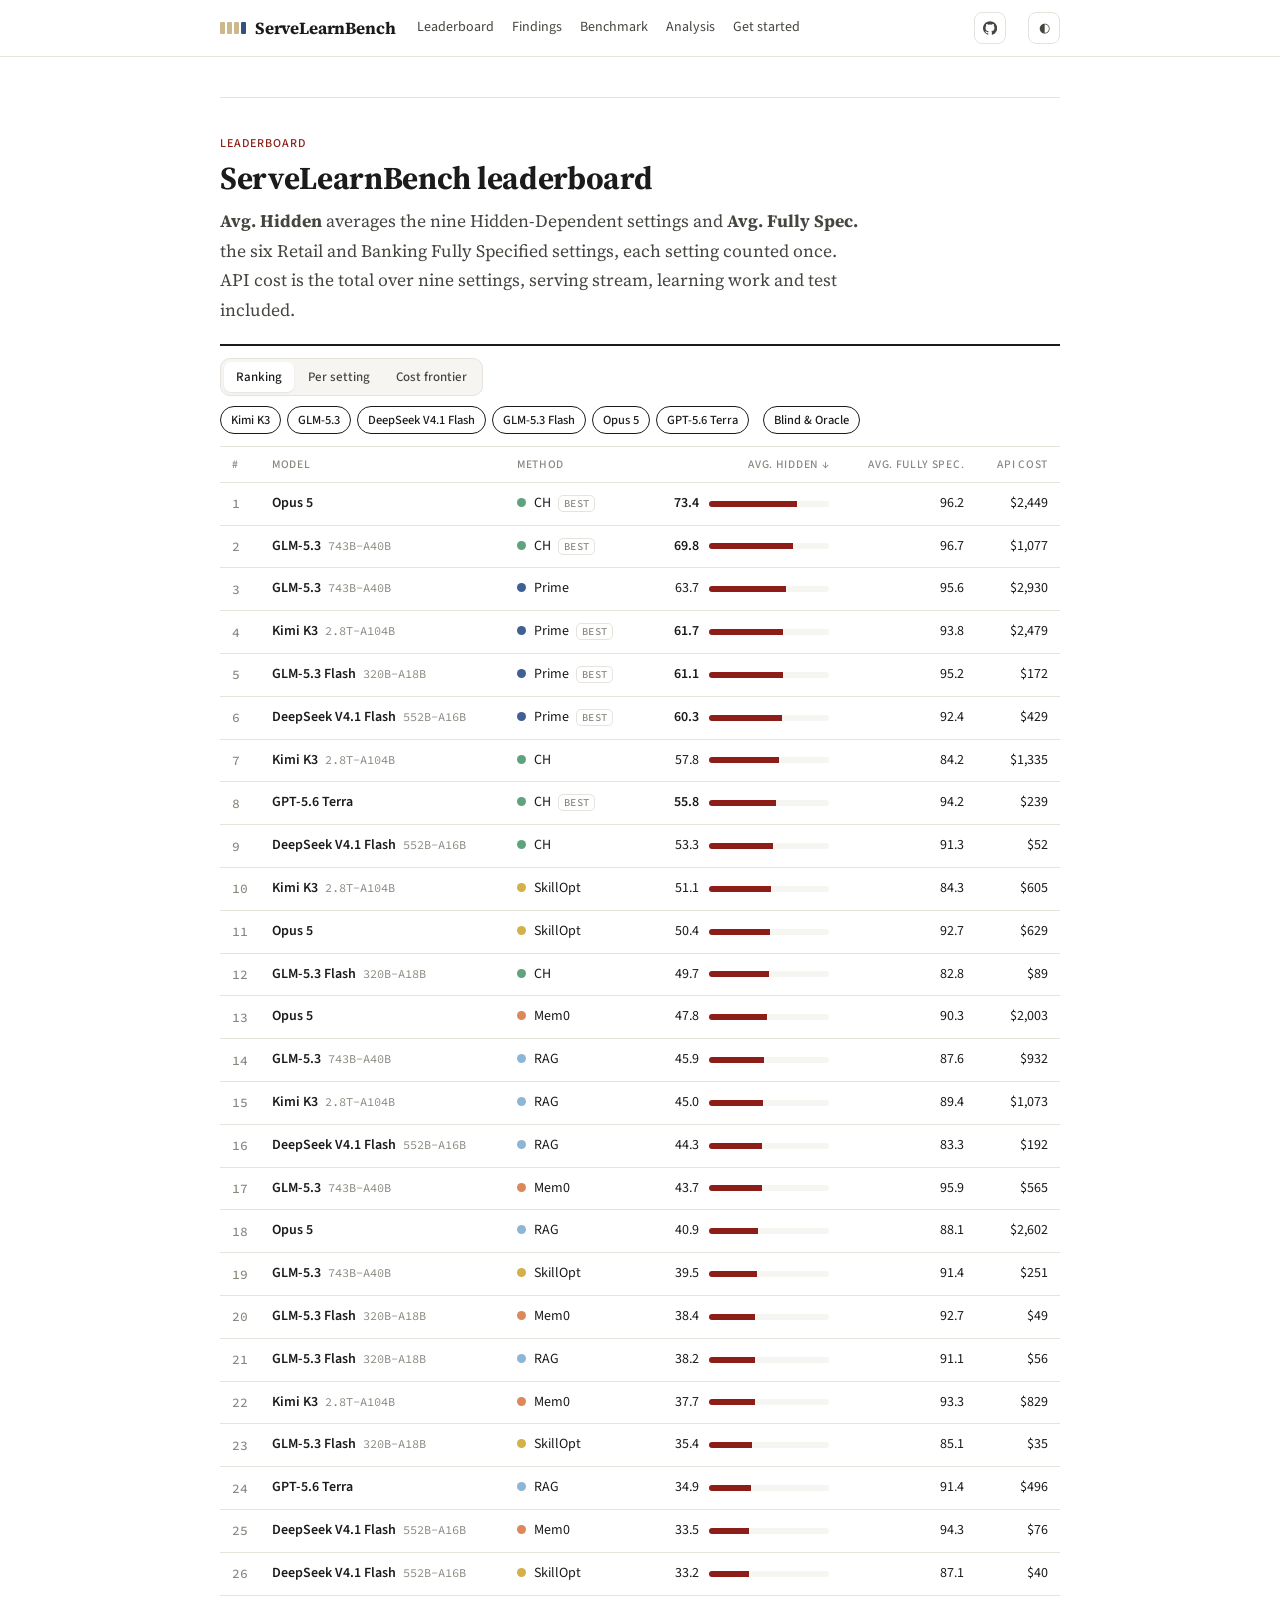
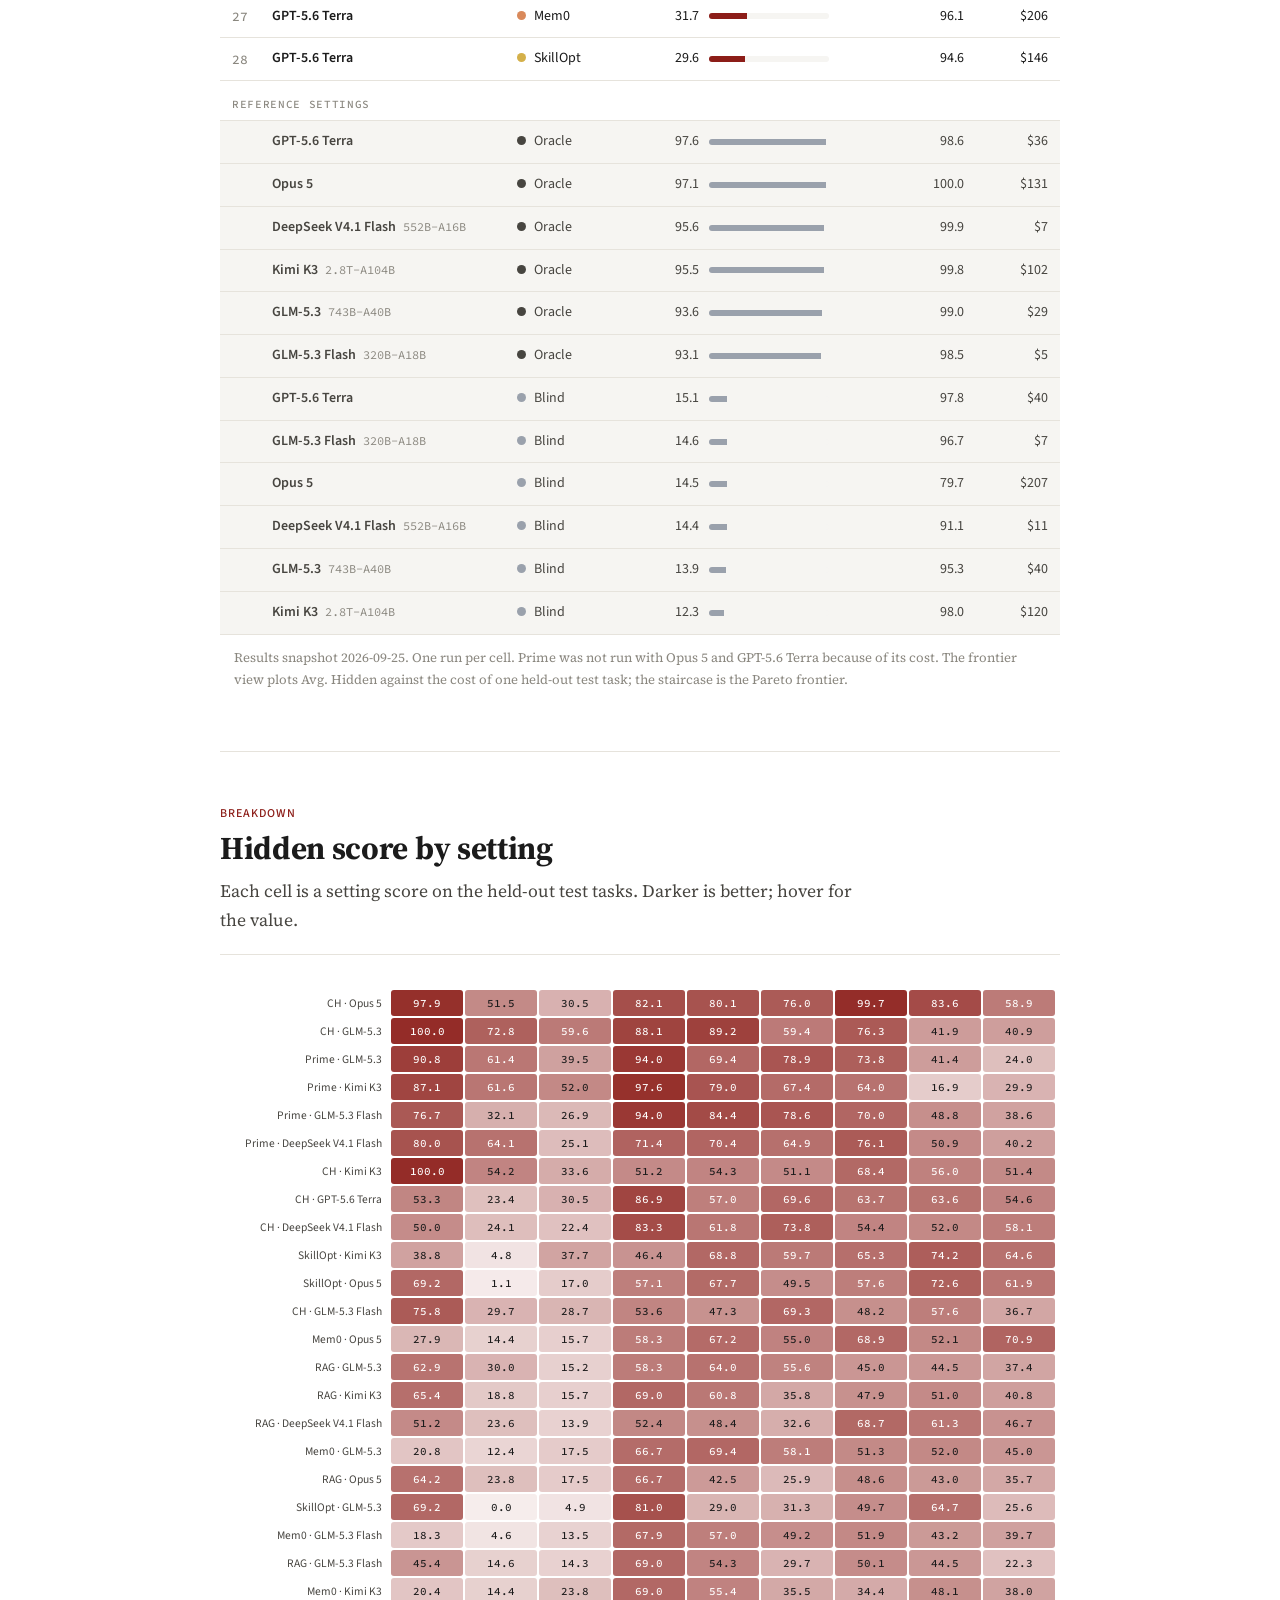
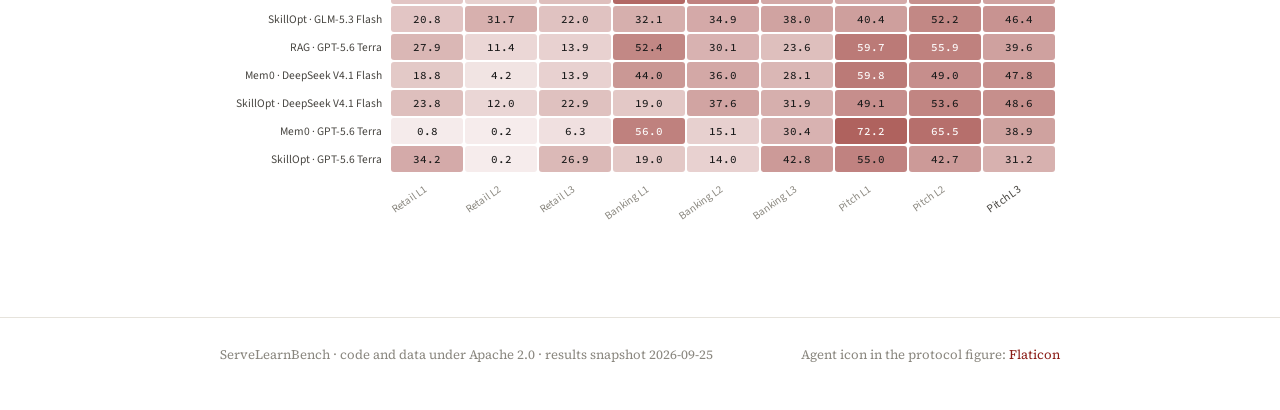
<file: website/leaderboard.html>
<!doctype html>
<html lang="en">
<head>
<meta charset="utf-8">
<meta name="viewport" content="width=device-width,initial-scale=1,viewport-fit=cover">
<title>ServeLearnBench Leaderboard</title>
<meta name="description" content="ServeLearnBench: how well can agents self-improve from serving experience? Benchmark, leaderboard and analyses.">
<link rel="icon" href="assets/favicon.ico" sizes="16x16 32x32">
<link rel="icon" type="image/png" href="assets/favicon.png" sizes="32x32">
<link rel="icon" type="image/svg+xml" href="assets/favicon.svg" sizes="any">
<link rel="apple-touch-icon" href="assets/apple-touch-icon.png">
<link rel="preconnect" href="https://fonts.googleapis.com"><link rel="preconnect" href="https://fonts.gstatic.com" crossorigin>
<link rel="preconnect" href="https://fonts.googleapis.com"><link rel="preconnect" href="https://fonts.gstatic.com" crossorigin><link rel="stylesheet" href="https://fonts.googleapis.com/css2?family=Source+Serif+4:opsz,wght@8..60,400;8..60,600;8..60,700&family=Source+Sans+3:wght@400;500;600&family=Source+Code+Pro:wght@400;500&display=swap">
<style>:root{
  --bg:#F4F5F7; --surface:#FFFFFF; --sunk:#ECEEF2; --ink:#111620; --ink2:#465061; --muted:#7A8394;
  --line:#DDE1E8; --line2:#C9CFD9; --accent:#2B55D6; --accent-ink:#FFFFFF; --accent-soft:#E3E9FB;
  --serve:#D6C29B; --test:#6C8BD4; --warn:#B4541F; --good:#2E7D55;
  --prime:#3F5F95; --ch:#5FA37E; --rag:#8DB6D6; --mem0:#D9895B; --skillopt:#D4B04A; --ref:#9AA1AC;
  --shadow:0 1px 2px rgba(17,22,32,.05),0 8px 24px rgba(17,22,32,.05);
  --mono:"IBM Plex Mono",ui-monospace,SFMono-Regular,Menlo,Consolas,monospace;
  --sans:"IBM Plex Sans",-apple-system,BlinkMacSystemFont,"Segoe UI",Roboto,Helvetica,Arial,sans-serif;
  --cond:"IBM Plex Sans Condensed","IBM Plex Sans",-apple-system,"Segoe UI",Arial,sans-serif;
}
@media (prefers-color-scheme:dark){:root:not([data-theme="light"]){
  color-scheme:dark; --bg:#0C1016; --surface:#131922; --sunk:#0F141B; --ink:#E6EAF0; --ink2:#AAB3C0; --muted:#7B8595;
  --line:#232B36; --line2:#313B48; --accent:#7F9DFF; --accent-ink:#0C1016; --accent-soft:#1A2444;
  --serve:#8C7A57; --test:#5A78C2; --warn:#E08A55; --good:#5CC08C; --shadow:none;
  --prime:#6F8FC9; --ref:#6E7683;}}
:root[data-theme="dark"]{
  color-scheme:dark; --bg:#0C1016; --surface:#131922; --sunk:#0F141B; --ink:#E6EAF0; --ink2:#AAB3C0; --muted:#7B8595;
  --line:#232B36; --line2:#313B48; --accent:#7F9DFF; --accent-ink:#0C1016; --accent-soft:#1A2444;
  --serve:#8C7A57; --test:#5A78C2; --warn:#E08A55; --good:#5CC08C; --shadow:none;
  --prime:#6F8FC9; --ref:#6E7683;}
*{box-sizing:border-box}
html{scroll-behavior:smooth;scroll-padding-top:72px}
@media (prefers-reduced-motion:reduce){html{scroll-behavior:auto}*{animation:none!important;transition:none!important}}
body{margin:0;background:var(--bg);color:var(--ink);font:16px/1.6 var(--sans);-webkit-font-smoothing:antialiased}
a{color:var(--accent);text-decoration:none}a:hover{text-decoration:underline}
:focus-visible{outline:2px solid var(--accent);outline-offset:2px;border-radius:4px}
.wrap{max-width:1160px;margin:0 auto;padding-inline:20px}
.mono{font-family:var(--mono)}
.num{font-variant-numeric:tabular-nums}

/* nav */
.nav{position:sticky;top:env(safe-area-inset-top,0px);z-index:20;background:color-mix(in srgb,var(--bg) 86%,transparent);backdrop-filter:saturate(1.4) blur(10px);border-bottom:1px solid var(--line)}
.nav .wrap{display:flex;align-items:center;gap:22px;height:56px}
.brand{font:600 15px/1 var(--mono);letter-spacing:-.01em;color:var(--ink);display:flex;align-items:center;gap:9px;white-space:nowrap}
.brand-mark{display:inline-grid;grid-template-columns:repeat(4,5px);gap:2px}
.brand-mark i{width:5px;height:12px;border-radius:1px;background:var(--serve)}.brand-mark i:last-child{background:var(--test)}
.nav-links{display:flex;gap:18px;overflow-x:auto;scrollbar-width:none;flex:1}
.nav-links a{color:var(--ink2);font-size:14px;white-space:nowrap}.nav-links a:hover{color:var(--ink);text-decoration:none}
.icon-btn{display:inline-flex;align-items:center;justify-content:center;height:32px;min-width:32px;padding:0 8px;border:1px solid var(--line);border-radius:8px;background:var(--surface);color:var(--ink2);font:500 13px var(--sans);cursor:pointer}
.icon-btn:hover{color:var(--ink);border-color:var(--line2);text-decoration:none}
@media (max-width:720px){.nav-links{display:none}}

/* hero */
.hero{padding-block:56px 36px}
.hero-grid{display:grid;grid-template-columns:minmax(0,1fr) minmax(0,1.05fr);gap:44px;align-items:start}
@media (max-width:980px){.hero-grid{grid-template-columns:minmax(0,1fr)}}
.eyebrow{font:500 12px/1 var(--mono);letter-spacing:.08em;text-transform:uppercase;color:var(--accent)}
h1{font:700 clamp(40px,6.2vw,64px)/1 var(--cond);letter-spacing:-.02em;margin:14px 0 14px;text-wrap:balance}
.question{font:400 clamp(19px,2.2vw,23px)/1.35 var(--sans);color:var(--ink2);margin:0 0 20px;max-width:30ch;text-wrap:balance}
.authors{font-size:16px;margin:0 0 4px;color:var(--ink)}.authors sup{color:var(--muted);font-size:11px;margin-left:1px}
.affils{font-size:14px;color:var(--muted);margin:0}
.links{display:flex;flex-wrap:wrap;gap:8px;margin:22px 0 0}
.btn{display:inline-flex;align-items:center;gap:7px;height:38px;padding:0 15px;border-radius:9px;border:1px solid var(--line2);background:var(--surface);color:var(--ink);font:500 14px var(--sans);text-decoration:none!important;transition:border-color .15s,transform .15s}
.btn:hover{border-color:var(--accent);transform:translateY(-1px)}
.btn.primary{background:var(--ink);border-color:var(--ink);color:var(--bg)}
.btn.disabled{opacity:.5;pointer-events:none}
.btn svg{width:16px;height:16px}
.lede{color:var(--ink2);margin:26px 0 0;max-width:62ch}

/* stream figure */
.stream{background:var(--surface);border:1px solid var(--line);border-radius:14px;padding:18px 18px 14px;box-shadow:var(--shadow)}
.stream-head{display:flex;justify-content:space-between;align-items:baseline;gap:10px;flex-wrap:wrap;margin-bottom:8px}
.stream-title{font:600 13px var(--mono);color:var(--ink)}
.stream-legend{display:flex;gap:14px;font:12px var(--mono);color:var(--muted)}
.stream-legend i{display:inline-block;width:8px;height:12px;border-radius:2px;margin-right:5px;vertical-align:-1px}
.stream svg{display:block;width:100%;height:auto}
.stream-note{font-size:13px;color:var(--ink2);margin:10px 2px 0;min-height:2.6em}

/* stats */
.stats{display:grid;grid-template-columns:repeat(6,1fr);border:1px solid var(--line);border-radius:12px;background:var(--surface);margin-top:34px;overflow:hidden}
.stat{padding:14px 16px;border-left:1px solid var(--line)}.stat:first-child{border-left:0}
.stat b{display:block;font:600 24px/1.1 var(--mono);letter-spacing:-.02em}
.stat span{font-size:12.5px;color:var(--muted)}
@media (max-width:820px){.stats{grid-template-columns:repeat(3,1fr)}.stat:nth-child(4){border-left:0}.stat:nth-child(n+4){border-top:1px solid var(--line)}}

/* sections */
section{padding-block:56px 8px}
.sec-head{display:flex;justify-content:space-between;align-items:end;gap:16px;flex-wrap:wrap;margin-bottom:18px}
h2{font:700 30px/1.1 var(--cond);letter-spacing:-.01em;margin:0}
.kicker{font:500 12px/1 var(--mono);letter-spacing:.08em;text-transform:uppercase;color:var(--muted);margin-bottom:10px}
.sec-sub{color:var(--ink2);max-width:72ch;margin:10px 0 0}
h3{font:600 19px/1.25 var(--sans);margin:0 0 6px}

/* segmented + chips */
.seg{display:inline-flex;background:var(--sunk);border:1px solid var(--line);border-radius:10px;padding:3px;gap:2px}
.seg button{border:0;background:transparent;color:var(--ink2);font:500 13px var(--sans);padding:6px 12px;border-radius:7px;cursor:pointer}
.seg button[aria-pressed="true"]{background:var(--surface);color:var(--ink);box-shadow:0 1px 2px rgba(0,0,0,.08)}
.chips{display:flex;flex-wrap:wrap;gap:6px}
.chip{border:1px solid var(--line);background:var(--surface);color:var(--ink2);font:500 12.5px var(--sans);padding:4px 10px;border-radius:999px;cursor:pointer}
.chip[aria-pressed="true"]{border-color:var(--ink);color:var(--ink)}
.chip[aria-pressed="false"]{opacity:.55}

/* leaderboard */
.board{background:var(--surface);border:1px solid var(--line);border-radius:14px;box-shadow:var(--shadow);overflow:hidden}
.board-bar{display:flex;flex-wrap:wrap;gap:10px;align-items:center;justify-content:space-between;padding:12px 14px;border-bottom:1px solid var(--line)}
.table-scroll{overflow-x:auto}
table{border-collapse:collapse;width:100%;font-size:14px}
th,td{padding:9px 12px;border-bottom:1px solid var(--line);text-align:right;white-space:nowrap}
th{font:500 11.5px var(--mono);letter-spacing:.04em;text-transform:uppercase;color:var(--muted);background:var(--surface);cursor:pointer;user-select:none;position:sticky;top:0}
th.l,td.l{text-align:left}
th[aria-sort="descending"]::after{content:" ↓"}th[aria-sort="ascending"]::after{content:" ↑"}
tbody tr:hover td{background:color-mix(in srgb,var(--accent) 5%,var(--surface))}
tr.ref td{color:var(--ink2);background:var(--sunk)}
tr.group td{font:500 11px var(--mono);letter-spacing:.06em;text-transform:uppercase;color:var(--muted);background:var(--surface);padding-top:16px}
td.rank{font:500 13px var(--mono);color:var(--muted);width:36px}
.mname{font-weight:600}.msize{font:12px var(--mono);color:var(--muted);margin-left:7px}
.hdot{display:inline-block;width:9px;height:9px;border-radius:50%;margin-right:8px;vertical-align:0}
.scorecell{display:flex;align-items:center;justify-content:flex-end;gap:10px}
.scorebar{width:120px;height:6px;border-radius:3px;background:var(--sunk);overflow:hidden;flex:none}
.scorebar i{display:block;height:100%;background:var(--accent)}
tr.ref .scorebar i{background:var(--ref)}
.best{font-weight:600}
.tag{font:500 10.5px var(--mono);letter-spacing:.03em;border:1px solid var(--line);color:var(--muted);border-radius:5px;padding:1px 5px;margin-left:7px;text-transform:uppercase}
.board-foot{padding:12px 14px;font-size:13px;color:var(--muted)}
.cell-lo{color:var(--warn)}
.view[hidden]{display:none!important}
.chart-box{padding:12px 10px 4px}

/* findings */
.findings{display:grid;grid-template-columns:repeat(3,minmax(0,1fr));gap:0;border-top:1px solid var(--line2)}
@media (max-width:900px){.findings{grid-template-columns:minmax(0,1fr)}}
.finding{padding:22px 22px 18px 0}
.finding+.finding{padding-left:22px;border-left:1px solid var(--line)}
@media (max-width:900px){.finding+.finding{padding-left:0;border-left:0;border-top:1px solid var(--line)}}
.finding .big{font:600 40px/1 var(--mono);letter-spacing:-.03em;margin:10px 0 10px;display:block}
.finding .big small{font-size:16px;color:var(--muted);letter-spacing:0;margin-left:4px}
.finding p{color:var(--ink2);margin:0;font-size:15px}

/* figures */
.fig{background:var(--surface);border:1px solid var(--line);border-radius:14px;padding:18px 18px 14px;box-shadow:var(--shadow)}
.fig-grid{display:grid;grid-template-columns:repeat(2,minmax(0,1fr));gap:16px}
.fig-grid.g3{grid-template-columns:repeat(3,minmax(0,1fr))}
.fig-grid.g4{grid-template-columns:repeat(4,minmax(0,1fr))}
@media (max-width:980px){.fig-grid.g4{grid-template-columns:repeat(2,minmax(0,1fr))}.fig-grid.g3{grid-template-columns:1fr}}
@media (max-width:640px){.fig-grid,.fig-grid.g4{grid-template-columns:1fr}}
.panel-title{font:500 12px var(--mono);color:var(--ink2);margin:0 0 4px}
.panel-title b{color:var(--ink);font-weight:600}
.caption{font-size:14px;color:var(--ink2);margin:12px 0 0;max-width:90ch}
.caption b{color:var(--ink)}
.legend{display:flex;flex-wrap:wrap;gap:6px 16px;font-size:13px;color:var(--ink2);margin:0 0 8px}
.legend span{display:inline-flex;align-items:center;gap:6px}
.legend i{width:14px;height:3px;border-radius:2px;display:inline-block}
.legend i.dot{width:9px;height:9px;border-radius:50%}
.legend i.sq{width:10px;height:10px;border-radius:2px}
.legend i.dash{background:none!important;border-top:2px dashed currentColor;height:0}
.chart{position:relative;width:100%}
.chart svg{display:block;overflow:visible}
.chart text{fill:var(--muted);font:11px var(--sans)}
.chart .axis line,.chart .axis path{stroke:var(--line2)}
.chart .grid line{stroke:var(--line);stroke-dasharray:2 3}
.chart .lbl{fill:var(--ink2);font-size:11.5px;paint-order:stroke;stroke:var(--bg);stroke-width:3.5px;stroke-linejoin:round}
.fig .chart .lbl,.board .chart .lbl{stroke:var(--surface)}
.chart .axis .lbl{stroke:none}
.chart .val{fill:var(--ink);font:500 11px var(--mono)}
.stack-gap{display:grid;gap:16px}
details.more{margin-top:18px;border-top:1px solid var(--line);padding-top:6px}
details.more summary{cursor:pointer;font:500 15px var(--sans);color:var(--accent);padding:12px 0;list-style:none}
details.more summary::-webkit-details-marker{display:none}
details.more summary::before{content:"+ "}details.more[open] summary::before{content:"− "}

/* tooltip */
.tip{position:fixed;z-index:50;pointer-events:none;background:var(--ink);color:var(--bg);font:12.5px/1.45 var(--sans);padding:7px 10px;border-radius:7px;max-width:260px;opacity:0;transform:translateY(4px);transition:opacity .1s,transform .1s}
.tip.on{opacity:1;transform:none}
.tip b{font-weight:600}.tip .m{font-family:var(--mono)}

/* benchmark */
.domains{display:grid;grid-template-columns:repeat(3,minmax(0,1fr));gap:16px}
@media (max-width:900px){.domains{grid-template-columns:minmax(0,1fr)}}
.domain{background:var(--surface);border:1px solid var(--line);border-radius:14px;padding:20px}
.domain .dh{display:flex;justify-content:space-between;align-items:baseline;margin-bottom:8px}
.domain .dh span{font:12px var(--mono);color:var(--muted)}
.domain p{color:var(--ink2);margin:0 0 12px;font-size:15px}
.domain .ex{overflow-x:auto;font:12.5px/1.55 var(--mono);background:var(--sunk);border:1px solid var(--line);border-radius:8px;padding:10px 12px;color:var(--ink2);white-space:pre-wrap;margin:0 0 12px}
.pills{display:flex;flex-wrap:wrap;gap:6px}
.pill{font:500 12px var(--mono);color:var(--ink2);border:1px solid var(--line);border-radius:6px;padding:2px 7px}
.twocol{display:grid;grid-template-columns:minmax(0,1.1fr) minmax(0,1fr);gap:16px;margin-top:16px}
.threecol{display:grid;grid-template-columns:repeat(3,minmax(0,1fr));gap:16px;margin-top:16px}
@media (max-width:900px){.threecol{grid-template-columns:minmax(0,1fr)}}
@media (max-width:900px){.twocol{grid-template-columns:minmax(0,1fr)}}
.card{background:var(--surface);border:1px solid var(--line);border-radius:14px;padding:20px}
.tiers dt{font:600 14px var(--mono);color:var(--ink)}.tiers dd{margin:2px 0 14px;color:var(--ink2);font-size:15px}
.rules li{margin:0 0 8px;color:var(--ink2)}.rules{padding-left:18px;margin:0}
.rules b{color:var(--ink);font-weight:600}

/* code */
.code{position:relative;background:var(--sunk);border:1px solid var(--line);border-radius:10px;padding:14px 16px;font:13px/1.65 var(--mono);color:var(--ink);overflow-x:auto;white-space:pre;margin:0}
.code .c{color:var(--muted)}
.copy{position:absolute;top:8px;right:8px;font:500 12px var(--sans);border:1px solid var(--line);background:var(--surface);color:var(--ink2);border-radius:6px;padding:3px 8px;cursor:pointer}
footer{margin-top:64px;border-top:1px solid var(--line);padding-block:26px 44px;color:var(--muted);font-size:13px}
footer .wrap{display:flex;justify-content:space-between;gap:12px;flex-wrap:wrap}

/* leaderboard preview on the home page */
.board.preview{position:relative;max-height:520px;overflow:hidden}
.board.preview .fade{position:absolute;left:0;right:0;bottom:0;height:120px;background:linear-gradient(to bottom,transparent,var(--surface));pointer-events:none}
.board-links{display:flex;gap:10px;flex-wrap:wrap;justify-content:center;margin-top:18px}
td.medal{font-size:15px}
.sys{font-weight:600}.sys .sep{color:var(--muted);margin:0 6px;font-weight:400}
.chart .lblbox{fill:var(--surface)}

/* animated serving stream */
.sv{display:block;width:100%;height:auto;font-family:var(--sans)}
.sv text{fill:var(--ink2)}
.sv .sv-lab{font:600 13px var(--sans);fill:var(--ink)}
.sv .sv-small{font:12px var(--sans);fill:var(--muted)}
.sv .sv-tiny{font:10px var(--mono);fill:var(--muted)}
.sv .sv-mono{font:600 14px var(--mono);fill:var(--ink)}
.sv .sv-win{font:600 12.5px var(--mono);fill:var(--muted)}
.sv-belt{stroke:var(--line2);stroke-width:2}
.sv-dash{stroke-dasharray:4 4}
.sv-agent{fill:var(--surface);stroke:var(--ink);stroke-width:2}
.sv-eye{fill:var(--ink)}
.sv-loop{fill:none;stroke:var(--accent);stroke-width:2;stroke-dasharray:5 4}
.sv-arrowhead{fill:var(--accent)}
.sv-eval{fill:var(--sunk);stroke:var(--line2);stroke-width:1.5}
.sv-t{stroke-width:1.5}
.sv-s{fill:color-mix(in srgb,var(--serve) 45%,var(--surface));stroke:var(--serve)}
.sv-x{fill:color-mix(in srgb,var(--test) 30%,var(--surface));stroke:var(--test)}
rect.sv-t.sv-done.sv-s{fill:var(--serve)}
rect.sv-t.sv-done.sv-x{fill:var(--test)}
.sv-cursor{fill:var(--accent)}
.sv-bound{stroke:#C54A4A;stroke-width:2;stroke-dasharray:3 4}
.sv-winbox{fill:transparent;stroke:transparent;transition:fill .3s,stroke .3s}
.sv-winbox.sv-on{fill:color-mix(in srgb,var(--accent) 6%,transparent);stroke:color-mix(in srgb,var(--accent) 35%,transparent)}
.sv-chip{fill:var(--sunk);stroke:var(--line2);stroke-width:1.3}
.sv .sv-chiptxt{font:600 12.5px var(--mono);fill:var(--ink)}
.sv .sv-strike{text-decoration:line-through}
.sv-return{fill:none;stroke:#6B4F9E;stroke-width:2;stroke-dasharray:4 3}
.sv-returnhead{fill:#6B4F9E}
.sv .sv-returntxt{font:600 12px var(--sans);fill:#6B4F9E}
.sv-score-ok{fill:color-mix(in srgb,var(--good) 18%,var(--surface));stroke:var(--good);stroke-width:1.5}
.sv-score-no{fill:color-mix(in srgb,#C54A4A 16%,var(--surface));stroke:#C54A4A;stroke-width:1.5}
.sv .sv-scoretxt{font:600 12px var(--mono);fill:var(--ink)}
.sv-bl{stroke-width:1.5}
.sv-bl-truth{fill:var(--sunk);stroke:var(--ink2)}
.sv-bl-ok{fill:color-mix(in srgb,var(--good) 20%,var(--surface));stroke:var(--good)}
.sv-bl-stale{fill:color-mix(in srgb,#C54A4A 14%,var(--surface));stroke:#C54A4A}
.sv-bl-miss{fill:transparent;stroke:var(--muted);stroke-dasharray:3 3}
.stream-ctl{display:flex;align-items:center;gap:10px;margin-top:10px;flex-wrap:wrap}
.stream-ctl button{font:500 13px var(--sans);border:1px solid var(--line2);background:var(--surface);color:var(--ink);border-radius:999px;padding:4px 12px;cursor:pointer}
.stream-ctl input[type=range]{flex:1;min-width:160px;accent-color:var(--accent)}
.sv-wrap{overflow-x:auto}
.sv-wrap .sv{min-width:640px}
.sv-act{opacity:0;transition:opacity .45s;pointer-events:none}
.sv-act.sv-act-on{opacity:1;pointer-events:auto}
@media (prefers-reduced-motion:reduce){.sv-act{transition:none}}
.sv .sv-head{font:600 16px var(--sans);fill:var(--ink)}
.sv .sv-small2{font:13px var(--sans);fill:var(--ink2)}
.sv .sv-m2{font:500 12.5px var(--mono);fill:var(--ink2)}
.sv .sv-big{font:700 64px var(--cond);fill:var(--ink);letter-spacing:-.02em}
.sv-card{fill:var(--surface);stroke:var(--line2);stroke-width:1.2}
.sv-fan{fill:none;stroke:var(--line2);stroke-width:1.4;transition:opacity .3s}
.sv-fan.sv-fan-bad{stroke:#C54A4A;stroke-opacity:.55}
.sv-grey{stroke:var(--muted);stroke-width:1.8}
.sv-greyhead{fill:var(--muted)}
.steps{display:flex;gap:8px;flex-wrap:wrap}
.steps button{position:relative;overflow:hidden;font:600 13px var(--sans);border:1px solid var(--line2);background:var(--surface);color:var(--ink2);border-radius:999px;padding:6px 14px;cursor:pointer;--p:0}
.steps button::before{content:"";position:absolute;inset:0;background:var(--accent-soft);transform:scaleX(var(--p));transform-origin:left;z-index:0}
.steps button span{position:relative;z-index:1}
.steps button[aria-current="step"]{color:var(--ink);border-color:var(--accent)}
.stream-ctl .sp{flex:1}
.sv-panel{fill:var(--surface);stroke:var(--line2);stroke-width:1.2;transition:opacity .4s}
.sv-dim .sv-panel{opacity:.55}
.sv-dim .sv-head{opacity:.45}
.sv .sv-num{fill:var(--accent);font-weight:700}
.sv .sv-strong{fill:var(--ink);font-weight:600}
.sv-focuswin{stroke-dasharray:4 3}
.sv .sv-big{font:700 48px var(--cond);fill:var(--ink);letter-spacing:-.02em}
.sv-divider{stroke:var(--line);stroke-width:1}
@keyframes svflash{0%{stroke-width:4}100%{stroke-width:1.5}}
.sv-flash{animation:svflash .9s ease-out}

/* ---- modern treatment of the protocol animation ---- */
.stream{--sv-card:var(--surface);--sv-ground:var(--sunk);--sv-good:#1F9D6B;--sv-bad:#D6453D;--sv-shadow:drop-shadow(0 1px 1.5px rgba(20,18,14,.06)) drop-shadow(0 6px 16px rgba(20,18,14,.07))}
@media (prefers-color-scheme:dark){:root:not([data-theme="light"]) .stream{--sv-card:#22211E;--sv-ground:#1A1917;--sv-good:#45C28F;--sv-bad:#F07A70;--sv-shadow:none}}
:root[data-theme="dark"] .stream{--sv-card:#22211E;--sv-ground:#1A1917;--sv-good:#45C28F;--sv-bad:#F07A70;--sv-shadow:none}
.stream.stream{background:var(--sv-ground);border-radius:20px;padding:22px 22px 16px}
.stream .stream-title{font:700 12px var(--sans);letter-spacing:.12em;text-transform:uppercase;color:var(--muted)}
.sv text{font-variant-numeric:tabular-nums}
.sv .sv-mono,.sv .sv-m2,.sv .sv-scoretxt,.sv .sv-chiptxt,.sv .sv-win,.sv .sv-tiny{font-family:var(--sans)}
.sv .sv-win{font-weight:700;letter-spacing:.06em}
.sv .sv-head{font:700 16px var(--sans);letter-spacing:-.005em}
.sv .sv-num{fill:var(--accent)}
.sv .sv-big{font:800 52px var(--sans);letter-spacing:-.035em}
.sv-panel,.sv-eval{fill:var(--sv-card);stroke:none;filter:var(--sv-shadow)}
.sv-eye{fill:var(--accent-ink)}
.sv-belt{stroke:var(--line2);stroke-width:1.5;stroke-linecap:round}
.sv-loop{stroke-width:1.6;stroke-dasharray:2 5;stroke-linecap:round}
.sv-return{stroke-width:1.6;stroke-dasharray:2 5;stroke-linecap:round}
.sv-t{stroke:none}
.sv-s{fill:color-mix(in srgb,var(--serve) 38%,var(--sv-card))}
.sv-x{fill:color-mix(in srgb,var(--test) 26%,var(--sv-card))}
.sv-bound{stroke:color-mix(in srgb,var(--accent) 55%,transparent);stroke-width:1.5;stroke-dasharray:none}
.sv-winbox.sv-on{fill:var(--sv-card);stroke:none;filter:var(--sv-shadow)}
.sv-chip{fill:var(--sv-card);stroke:none;filter:var(--sv-shadow)}
.sv-cursor{fill:var(--accent)}
.sv-score-ok{fill:color-mix(in srgb,var(--sv-good) 14%,var(--sv-card));stroke:none}
.sv-score-no{fill:color-mix(in srgb,var(--sv-bad) 13%,var(--sv-card));stroke:none}
.sv .sv-scoretxt{font-weight:700}
.sv-bl{stroke-width:1.4}
.sv-bl-ok{fill:color-mix(in srgb,var(--sv-good) 16%,var(--sv-card));stroke:var(--sv-good)}
.sv-bl-stale{fill:color-mix(in srgb,var(--sv-bad) 12%,var(--sv-card));stroke:var(--sv-bad)}
.sv-bl-miss{stroke:var(--muted);stroke-dasharray:2 3}
.sv-divider{stroke:var(--line)}
.stream-ctl button,.steps button{border-color:transparent;background:var(--sv-card);box-shadow:0 1px 2px rgba(20,18,14,.08)}
.steps button[aria-current="step"]{border-color:transparent;box-shadow:0 0 0 1.5px var(--accent) inset}
.sv .sv-oktxt{fill:var(--sv-good)}.sv .sv-notxt{fill:var(--sv-bad)}

/* robot agent: a light blue tint of the test colour */
.stream{--b1:#EEF2F8;--b2:#CFDAEA;--bl:#A9BAD4;--eye:#CFE3FF}
.stream{--bot1:var(--b1);--bot2:var(--b2);--botline:var(--bl)}
@media (prefers-color-scheme:dark){:root:not([data-theme="light"]) .stream{--bot1:color-mix(in srgb,var(--b1) 78%,#151412);--bot2:color-mix(in srgb,var(--b2) 62%,#151412);--botline:color-mix(in srgb,var(--bl) 70%,#151412)}}
:root[data-theme="dark"] .stream{--bot1:color-mix(in srgb,var(--b1) 78%,#151412);--bot2:color-mix(in srgb,var(--b2) 62%,#151412);--botline:color-mix(in srgb,var(--bl) 70%,#151412)}
.sv-bot{fill:color-mix(in srgb,var(--bot1) 50%,var(--bot2));stroke:var(--botline);stroke-width:1.2}
.sv-bot-head{filter:var(--sv-shadow)}
.sv-tip{fill:var(--accent)}
.sv-ant{stroke:var(--botline);stroke-width:3;stroke-linecap:round}
.sv-visor{fill:#2A2622;opacity:1}
.sv-glow{fill:var(--eye);filter:drop-shadow(0 0 3px var(--eye))}
.sv-live.sv-s{fill:var(--serve)}.sv-live.sv-x{fill:var(--test)}
.sv-live{filter:drop-shadow(0 2px 4px rgba(20,18,14,.18))}
/* Journal: a research article. Serif text, centred masthead, figures set on the page between hairlines. */
:root{--sans:"Source Sans 3",-apple-system,"Segoe UI",Arial,sans-serif;--cond:"Source Serif 4",Georgia,serif;--mono:"Source Code Pro",ui-monospace,Menlo,monospace;
  --bg:#FFFFFF;--surface:#FFFFFF;--sunk:#F6F5F2;--ink:#1B1B1B;--ink2:#474540;--muted:#8A877F;--line:#E6E3DC;--line2:#CFCBC1;
  --accent:#8C1D18;--accent-ink:#FFFFFF;--accent-soft:#F6E8E6;--serve:#CDB88E;--test:#35507E;--shadow:none}
@media (prefers-color-scheme:dark){:root:not([data-theme="light"]){color-scheme:dark;--bg:#151412;--surface:#151412;--sunk:#1D1C19;--ink:#ECE8E1;--ink2:#BDB7AC;--muted:#8D877C;--line:#2B2925;--line2:#3A3732;--accent:#E0827A;--accent-ink:#151412;--accent-soft:#3A1F1C;--test:#7F9BCC;--serve:#8C7A57}}
:root[data-theme="dark"]{color-scheme:dark;--bg:#151412;--surface:#151412;--sunk:#1D1C19;--ink:#ECE8E1;--ink2:#BDB7AC;--muted:#8D877C;--line:#2B2925;--line2:#3A3732;--accent:#E0827A;--accent-ink:#151412;--accent-soft:#3A1F1C;--test:#7F9BCC;--serve:#8C7A57}
body{font:17.5px/1.7 "Source Serif 4",Georgia,serif}
.nav .wrap,.wrap{max-width:920px;padding-inline:clamp(16px,5vw,40px)}
.brand{font-family:"Source Serif 4",Georgia,serif;font-size:17px;font-weight:700}
.nav-links a{font-family:var(--sans)}
.hero{text-align:center;padding-block:72px 28px;border-bottom:1px solid var(--line)}
.eyebrow{font-family:var(--sans);letter-spacing:.14em;color:var(--muted)}
h1{font:700 clamp(44px,6.4vw,72px)/1.02 "Source Serif 4",Georgia,serif;letter-spacing:-.02em}
.hero .question{font:italic 400 clamp(20px,2.4vw,26px)/1.35 "Source Serif 4",Georgia,serif;margin-inline:auto;max-width:36ch;color:var(--ink2)}
.hero .links{justify-content:center}.hero .lede{margin-inline:auto;text-align:left;max-width:none}
.authors{font-size:18px}.affils{font-family:var(--sans)}
.btn{border-radius:999px;font-family:var(--sans);background:transparent}
.btn.primary{background:var(--accent);border-color:var(--accent);color:var(--accent-ink)}
h2{font:700 32px/1.15 "Source Serif 4",Georgia,serif;letter-spacing:-.01em}
.kicker{font-family:var(--sans);color:var(--accent)}
section{border-top:1px solid var(--line);margin-top:40px}
.fig,.board,.stream,.card,.domain,.stats{border:0;border-radius:0;box-shadow:none;background:transparent;padding-inline:0}
.fig{border-top:1px solid var(--line);padding-top:22px}
.overview-hero{border-bottom:0;padding-bottom:16px}
.research-overview #cost-performance{border:0;margin:0;padding:24px 0 0}
.research-overview #cost-performance>.fig{border:0;padding:0}
#cost-performance .legend{display:grid;gap:10px;margin:18px 0 0;font-family:var(--sans)}
.legend-group{display:flex;flex-wrap:wrap;align-items:center;gap:8px 18px}
.legend-label{font-size:11px;font-weight:600;letter-spacing:.08em;text-transform:uppercase;color:var(--muted);width:56px}
#cost-performance .fig-grid{gap:28px}
#cost-performance .caption{margin-top:20px;line-height:1.65}
.protocol-preview{margin-top:48px;padding:0;border:0}
.protocol-preview>.stream{margin:0;padding:24px;background:var(--sunk);border:0;border-radius:14px}
.protocol-preview .stream-head{align-items:center;gap:16px;margin-bottom:20px}
.protocol-preview .stream-title{font:600 22px/1.2 "Source Serif 4",Georgia,serif;letter-spacing:0;text-transform:none}
.protocol-preview .stream-ctl{flex:1;justify-content:flex-end;margin:0;padding:0;border:0;gap:8px;flex-wrap:wrap}
.protocol-preview .stream-ctl .sp{display:none}
.protocol-preview .caption{margin-top:18px;font-size:13px;line-height:1.6}
.protocol-preview .caption>span{display:block}
.protocol-preview .caption>span+span{margin-top:6px}
.protocol-preview>.stats{border:0;border-radius:0;background:transparent;gap:16px;margin-top:24px}
.protocol-preview .stat{padding:12px 0;border:0!important}
.protocol-preview .stat b{margin-bottom:4px}
.protocol-preview .stat span{display:block;font:12px/1.4 var(--sans)}
.analysis-stories{display:grid;gap:52px;margin-top:32px}
.analysis-story h3{font:600 24px/1.3 "Source Serif 4",Georgia,serif;margin:0 0 12px;text-wrap:balance}
.analysis-story .takeaway{color:var(--ink2);margin:0 0 22px;max-width:76ch}
#analysis .analysis-story>.fig{border:0;padding:0}
.analysis-story .caption{font-size:13px;line-height:1.6;margin-top:16px}
#analysis .learning-speed-grid{grid-template-columns:repeat(2,minmax(0,1fr));gap:28px 36px}
@media(max-width:640px){
  #analysis .learning-speed-grid{grid-template-columns:minmax(0,1fr)}
  .protocol-preview{margin-top:36px}
  .protocol-preview>.stream{padding:16px}
  .protocol-preview .stream-head{align-items:flex-start;flex-direction:column}
  .protocol-preview .stream-ctl{justify-content:flex-start;gap:6px}
  .legend-group{gap:8px 14px}
  .legend-label{width:100%}
}
.board{border-top:2px solid var(--ink)}.board-bar{padding-inline:0}
.stats{border-top:1px solid var(--line);border-bottom:1px solid var(--line)}
.stat{border-left:0!important;text-align:center}.stat b{font-family:"Source Serif 4",Georgia,serif;font-size:30px}
.card,.domain{border-top:2px solid var(--ink);padding-top:16px}
.caption{font-family:var(--sans);font-size:14.5px}
.findings{grid-template-columns:repeat(2,minmax(0,1fr));gap:32px 40px;border:0}
.finding,.finding+.finding{padding:0;border:0}
.finding h3{color:var(--accent);margin-bottom:12px}
@media(max-width:640px){.findings{grid-template-columns:minmax(0,1fr)}}
table{font-family:var(--sans)}th{font-family:var(--sans);letter-spacing:.06em}
.scorebar i{background:var(--accent)}
.domain .ex,.code{border-radius:4px}
.chart text{font-family:var(--sans)}
.panel-title{font-family:var(--sans);font-style:italic}

.fig .chart .lbl,.board .chart .lbl{stroke:var(--bg)}
.board.preview .fade{background:linear-gradient(to bottom,transparent,var(--bg))}
.chart .lblbox{fill:var(--bg)}
</style>
</head>
<body>

<nav class="nav" aria-label="Sections"><div class="wrap">
  <a class="brand" href="index.html"><span class="brand-mark" aria-hidden="true"><i></i><i></i><i></i><i></i></span>ServeLearnBench</a>
  <div class="nav-links"><a href="leaderboard.html">Leaderboard</a><a href="index.html#findings">Findings</a><a href="benchmark.html">Benchmark</a><a href="index.html#analysis">Analysis</a><a href="index.html#start">Get started</a></div>
  <a class="icon-btn" href="https://github.com/Infini-AI-Lab/ServeLearnBench" aria-label="Code" title="Code"><svg viewBox="0 0 16 16" fill="currentColor"><path d="M8 .2a8 8 0 0 0-2.5 15.6c.4 0 .5-.2.5-.4v-1.4c-2.2.5-2.7-1-2.7-1-.4-.9-.9-1.2-.9-1.2-.7-.5.1-.5.1-.5.8.1 1.2.8 1.2.8.7 1.2 1.9.9 2.3.7.1-.5.3-.9.5-1.1-1.8-.2-3.6-.9-3.6-4 0-.9.3-1.6.8-2.1-.1-.2-.4-1 .1-2.1 0 0 .7-.2 2.2.8a7.6 7.6 0 0 1 4 0c1.5-1 2.2-.8 2.2-.8.4 1.1.2 1.9.1 2.1.5.6.8 1.3.8 2.1 0 3.1-1.9 3.8-3.6 4 .3.3.6.8.6 1.5v2.2c0 .2.1.5.6.4A8 8 0 0 0 8 .2z"/></svg></a>
  <button id="theme" class="icon-btn" type="button" aria-label="Switch light or dark theme">◐</button>
</div></nav>


<main class="wrap">
<section id="leaderboard" style="padding-top:40px">
  <div class="sec-head"><div><div class="kicker">Leaderboard</div><h2>ServeLearnBench leaderboard</h2>
    <p class="sec-sub"><b>Avg. Hidden</b> averages the nine Hidden-Dependent settings and <b>Avg. Fully Spec.</b> the six Retail and Banking
    Fully Specified settings, each setting counted once. API cost is the total over nine settings, serving stream, learning work and test included.</p></div></div>
  <div class="board">
    <div class="board-bar">
      <div class="seg" id="lb-view" role="group" aria-label="Leaderboard view">
        <button type="button" data-view="rank" aria-pressed="true">Ranking</button>
        <button type="button" data-view="setting" aria-pressed="false">Per setting</button>
        <button type="button" data-view="frontier" aria-pressed="false">Cost frontier</button>
      </div>
      <div class="chips" id="lb-models" aria-label="Filter models"></div>
    </div>
    <div class="view" data-view="rank"><div class="table-scroll"><table id="lb"></table></div></div>
    <div class="view" data-view="setting" hidden><div class="table-scroll"><table id="lb2"></table></div></div>
    <div class="view chart-box" data-view="frontier" hidden>
      <div style="display:flex;justify-content:space-between;flex-wrap:wrap;gap:10px;padding:2px 6px 8px">
        <div class="legend" style="margin:0"><div class="legend-group"><span class="legend-label">Method</span><span><i class="dot" style="background:var(--prime)"></i>Prime</span><span><i class="dot" style="background:var(--ch)"></i>CH</span><span><i class="dot" style="background:var(--rag)"></i>RAG</span><span><i class="dot" style="background:var(--mem0)"></i>Mem0</span><span><i class="dot" style="background:var(--skillopt)"></i>SkillOpt</span></div><div class="legend-group"><span class="legend-label">Model</span><span><svg width="12" height="12" viewBox="0 0 12 12" style="fill:var(--muted)"><circle cx="6" cy="6" r="4.5"/></svg>GLM-5.3 Flash</span><span><svg width="12" height="12" viewBox="0 0 12 12" style="fill:var(--muted)"><path d="M6 .8 11.2 6 6 11.2.8 6z"/></svg>DS-V4.1 Flash</span><span><svg width="12" height="12" viewBox="0 0 12 12" style="fill:var(--muted)"><rect x="1.8" y="1.8" width="8.4" height="8.4" rx="1"/></svg>GLM-5.3</span><span><svg width="12" height="12" viewBox="0 0 12 12" style="fill:var(--muted)"><path d="M6 1 11 10.5H1z"/></svg>Kimi K3</span><span><svg width="12" height="12" viewBox="0 0 12 12" style="fill:var(--muted)"><path d="M6 .8 10.5 3.4v5.2L6 11.2 1.5 8.6V3.4z"/></svg>Opus 5</span><span><svg width="12" height="12" viewBox="0 0 12 12" style="fill:var(--muted)"><path d="M4.3 1h3.4v3.3H11v3.4H7.7V11H4.3V7.7H1V4.3h3.3z"/></svg>GPT-5.6 Terra</span></div></div>
        <div class="seg" id="fx" role="group" aria-label="Cost axis"><button type="button" data-x="tokens" aria-pressed="true">Tokens</button><button type="button" data-x="usd" aria-pressed="false">API cost</button></div>
      </div>
      <div class="chart" id="frontier"></div>
    </div>
    <div class="board-foot">Results snapshot 2026-09-25. One run per cell. Prime was not run with Opus 5 and GPT-5.6 Terra because of its cost.
    The frontier view plots Avg. Hidden against the cost of one held-out test task; the staircase is the Pareto frontier.</div>
  </div>
</section>
<section id="by-setting">
  <div class="sec-head"><div><div class="kicker">Breakdown</div><h2>Hidden score by setting</h2>
  <p class="sec-sub">Each cell is a setting score on the held-out test tasks. Darker is better; hover for the value.</p></div></div>
  <div class="fig"><div class="chart" id="lb-heat"></div></div>
</section>
</main>

<footer><div class="wrap"><span>ServeLearnBench · code and data under Apache 2.0 · results snapshot 2026-09-25</span>
<span>Agent icon in the protocol figure: <a href="https://www.flaticon.com/">Flaticon</a></span></div></footer>
<script>window.__D={"models":[{"key":"kimi-k3","name":"Kimi K3"},{"key":"glm-5p3","name":"GLM-5.3"},{"key":"deepseek-v4p1-flash","name":"DeepSeek V4.1 Flash"},{"key":"glm-5p3-flash","name":"GLM-5.3 Flash"},{"key":"claude-opus-5","name":"Opus 5"},{"key":"gpt-5.6-terra","name":"GPT-5.6 Terra"}],"columns":["Retail H L1","Retail H L2","Retail H L3","Retail F L1","Retail F L2","Retail F L3","Banking H L1","Banking H L2","Banking H L3","Banking F L1","Banking F L2","Banking F L3","Pitch H L1","Pitch H L2","Pitch H L3"],"rows":[{"model":"kimi-k3","model_name":"Kimi K3","size":"2.8T-A104B","harness":"oracle","harness_name":"Oracle","ref":true,"avg_h":95.5,"avg_f":99.8,"cost":101.8595259,"values":[100.0,96.0,95.5,100.0,100.0,99.7,100.0,98.9,98.7,100.0,100.0,99.2,89.2,92.1,89.5]},{"model":"kimi-k3","model_name":"Kimi K3","size":"2.8T-A104B","harness":"blind","harness_name":"Blind","ref":true,"avg_h":12.3,"avg_f":98.0,"cost":120.10063260000001,"values":[1.7,0.0,2.2,100.0,100.0,99.0,1.2,14.0,16.0,95.7,96.5,96.6,31.7,25.9,18.3]},{"model":"kimi-k3","model_name":"Kimi K3","size":"2.8T-A104B","harness":"rag","harness_name":"RAG","ref":false,"avg_h":45.0,"avg_f":89.4,"cost":1073.3293521,"values":[65.4,18.8,15.7,86.8,90.8,95.9,69.0,60.8,35.8,91.5,85.1,86.1,47.9,51.0,40.8]},{"model":"kimi-k3","model_name":"Kimi K3","size":"2.8T-A104B","harness":"mem0","harness_name":"Mem0","ref":false,"avg_h":37.7,"avg_f":93.3,"cost":829.2183046600001,"values":[20.4,14.4,23.8,94.4,91.6,94.6,69.0,55.4,35.5,97.9,93.5,87.8,34.4,48.1,38.0]},{"model":"kimi-k3","model_name":"Kimi K3","size":"2.8T-A104B","harness":"ch","harness_name":"CH","ref":false,"avg_h":57.8,"avg_f":84.2,"cost":1335.31569,"values":[100.0,54.2,33.6,99.3,82.0,83.1,51.2,54.3,51.1,69.1,87.1,84.9,68.4,56.0,51.4]},{"model":"kimi-k3","model_name":"Kimi K3","size":"2.8T-A104B","harness":"prime","harness_name":"Prime","ref":false,"avg_h":61.7,"avg_f":93.8,"cost":2478.5865009,"values":[87.1,61.6,52.0,95.8,89.1,93.6,97.6,79.0,67.4,98.9,91.5,94.1,64.0,16.9,29.9]},{"model":"kimi-k3","model_name":"Kimi K3","size":"2.8T-A104B","harness":"skillopt","harness_name":"SkillOpt","ref":false,"avg_h":51.1,"avg_f":84.3,"cost":604.9330866,"values":[38.8,4.8,37.7,81.9,87.9,86.6,46.4,68.8,59.7,79.8,88.6,81.1,65.3,74.2,64.6]},{"model":"glm-5p3","model_name":"GLM-5.3","size":"743B-A40B","harness":"oracle","harness_name":"Oracle","ref":true,"avg_h":93.6,"avg_f":99.0,"cost":29.05899326,"values":[100.0,95.2,92.4,99.3,97.9,97.8,100.0,100.0,99.7,100.0,100.0,99.2,79.4,90.1,85.7]},{"model":"glm-5p3","model_name":"GLM-5.3","size":"743B-A40B","harness":"blind","harness_name":"Blind","ref":true,"avg_h":13.9,"avg_f":95.3,"cost":40.16128406,"values":[13.3,0.0,1.8,100.0,99.6,95.9,0.0,16.7,15.7,91.5,92.5,92.4,32.6,25.8,19.5]},{"model":"glm-5p3","model_name":"GLM-5.3","size":"743B-A40B","harness":"rag","harness_name":"RAG","ref":false,"avg_h":45.9,"avg_f":87.6,"cost":932.0048765,"values":[62.9,30.0,15.2,91.7,87.9,84.4,58.3,64.0,55.6,88.3,89.6,84.0,45.0,44.5,37.4]},{"model":"glm-5p3","model_name":"GLM-5.3","size":"743B-A40B","harness":"mem0","harness_name":"Mem0","ref":false,"avg_h":43.7,"avg_f":95.9,"cost":564.6054061,"values":[20.8,12.4,17.5,98.6,96.2,95.5,66.7,69.4,58.1,98.9,94.0,92.4,51.3,52.0,45.0]},{"model":"glm-5p3","model_name":"GLM-5.3","size":"743B-A40B","harness":"ch","harness_name":"CH","ref":false,"avg_h":69.8,"avg_f":96.7,"cost":1076.58048324,"values":[100.0,72.8,59.6,99.3,93.7,98.4,88.1,89.2,59.4,93.6,98.0,97.1,76.3,41.9,40.9]},{"model":"glm-5p3","model_name":"GLM-5.3","size":"743B-A40B","harness":"prime","harness_name":"Prime","ref":false,"avg_h":63.7,"avg_f":95.6,"cost":2930.19897064,"values":[90.8,61.4,39.5,97.2,87.9,98.1,94.0,69.4,78.9,97.9,96.5,96.2,73.8,41.4,24.0]},{"model":"glm-5p3","model_name":"GLM-5.3","size":"743B-A40B","harness":"skillopt","harness_name":"SkillOpt","ref":false,"avg_h":39.5,"avg_f":91.4,"cost":250.5566275,"values":[69.2,0.0,4.9,91.7,92.9,96.5,81.0,29.0,31.3,90.4,90.5,86.1,49.7,64.7,25.6]},{"model":"deepseek-v4p1-flash","model_name":"DeepSeek V4.1 Flash","size":"552B-A16B","harness":"oracle","harness_name":"Oracle","ref":true,"avg_h":95.6,"avg_f":99.9,"cost":7.423959062000001,"values":[100.0,99.6,93.7,100.0,99.6,100.0,100.0,100.0,100.0,100.0,100.0,99.6,91.4,90.6,85.1]},{"model":"deepseek-v4p1-flash","model_name":"DeepSeek V4.1 Flash","size":"552B-A16B","harness":"blind","harness_name":"Blind","ref":true,"avg_h":14.4,"avg_f":91.1,"cost":11.020110876,"values":[1.2,0.2,0.9,100.0,99.2,99.0,0.0,19.4,15.7,88.3,82.1,78.2,37.8,32.4,21.9]},{"model":"deepseek-v4p1-flash","model_name":"DeepSeek V4.1 Flash","size":"552B-A16B","harness":"rag","harness_name":"RAG","ref":false,"avg_h":44.3,"avg_f":83.3,"cost":192.08796146400002,"values":[51.2,23.6,13.9,91.7,80.8,80.3,52.4,48.4,32.6,85.1,77.1,84.9,68.7,61.3,46.7]},{"model":"deepseek-v4p1-flash","model_name":"DeepSeek V4.1 Flash","size":"552B-A16B","harness":"mem0","harness_name":"Mem0","ref":false,"avg_h":33.5,"avg_f":94.3,"cost":75.861597702,"values":[18.8,4.2,13.9,95.8,90.4,98.7,44.0,36.0,28.1,95.7,96.5,88.7,59.8,49.0,47.8]},{"model":"deepseek-v4p1-flash","model_name":"DeepSeek V4.1 Flash","size":"552B-A16B","harness":"ch","harness_name":"CH","ref":false,"avg_h":53.3,"avg_f":91.3,"cost":52.012076186,"values":[50.0,24.1,22.4,95.8,77.8,99.0,83.3,61.8,73.8,89.4,91.0,95.0,54.4,52.0,58.1]},{"model":"deepseek-v4p1-flash","model_name":"DeepSeek V4.1 Flash","size":"552B-A16B","harness":"prime","harness_name":"Prime","ref":false,"avg_h":60.3,"avg_f":92.4,"cost":428.82849281,"values":[80.0,64.1,25.1,95.1,86.2,92.0,71.4,70.4,64.9,97.9,89.1,94.1,76.1,50.9,40.2]},{"model":"deepseek-v4p1-flash","model_name":"DeepSeek V4.1 Flash","size":"552B-A16B","harness":"skillopt","harness_name":"SkillOpt","ref":false,"avg_h":33.2,"avg_f":87.1,"cost":39.750577588,"values":[23.8,12.0,22.9,93.8,85.8,86.6,19.0,37.6,31.9,85.1,95.5,75.6,49.1,53.6,48.6]},{"model":"glm-5p3-flash","model_name":"GLM-5.3 Flash","size":"320B-A18B","harness":"oracle","harness_name":"Oracle","ref":true,"avg_h":93.1,"avg_f":98.5,"cost":4.96612197,"values":[98.8,93.5,89.2,100.0,95.4,95.5,100.0,98.9,99.4,100.0,100.0,100.0,83.9,89.9,83.9]},{"model":"glm-5p3-flash","model_name":"GLM-5.3 Flash","size":"320B-A18B","harness":"blind","harness_name":"Blind","ref":true,"avg_h":14.6,"avg_f":96.7,"cost":6.816587800000001,"values":[14.6,0.4,4.5,100.0,99.6,94.3,0.0,15.6,17.3,95.7,95.0,95.4,33.8,25.4,20.2]},{"model":"glm-5p3-flash","model_name":"GLM-5.3 Flash","size":"320B-A18B","harness":"rag","harness_name":"RAG","ref":false,"avg_h":38.2,"avg_f":91.1,"cost":56.261020290000005,"values":[45.4,14.6,14.3,100.0,88.7,95.2,69.0,54.3,29.7,95.7,85.1,81.9,50.1,44.5,22.3]},{"model":"glm-5p3-flash","model_name":"GLM-5.3 Flash","size":"320B-A18B","harness":"mem0","harness_name":"Mem0","ref":false,"avg_h":38.4,"avg_f":92.7,"cost":48.75779314,"values":[18.3,4.6,13.5,99.3,97.9,92.7,67.9,57.0,49.2,87.2,90.0,89.1,51.9,43.2,39.7]},{"model":"glm-5p3-flash","model_name":"GLM-5.3 Flash","size":"320B-A18B","harness":"ch","harness_name":"CH","ref":false,"avg_h":49.7,"avg_f":82.8,"cost":88.54143936,"values":[75.8,29.7,28.7,97.9,85.4,92.0,53.6,47.3,69.3,63.8,76.6,81.1,48.2,57.6,36.7]},{"model":"glm-5p3-flash","model_name":"GLM-5.3 Flash","size":"320B-A18B","harness":"prime","harness_name":"Prime","ref":false,"avg_h":61.1,"avg_f":95.2,"cost":171.78046325,"values":[76.7,32.1,26.9,99.3,88.3,97.5,94.0,84.4,78.6,98.9,93.0,94.5,70.0,48.8,38.6]},{"model":"glm-5p3-flash","model_name":"GLM-5.3 Flash","size":"320B-A18B","harness":"skillopt","harness_name":"SkillOpt","ref":false,"avg_h":35.4,"avg_f":85.1,"cost":35.14425941,"values":[20.8,31.7,22.0,100.0,87.4,93.3,32.1,34.9,38.0,80.9,70.1,79.0,40.4,52.2,46.4]},{"model":"claude-opus-5","model_name":"Opus 5","size":"","harness":"oracle","harness_name":"Oracle","ref":true,"avg_h":97.1,"avg_f":100.0,"cost":131.477212,"values":[100.0,99.6,99.6,100.0,100.0,99.7,100.0,100.0,100.0,100.0,100.0,100.0,90.8,91.0,93.3]},{"model":"claude-opus-5","model_name":"Opus 5","size":"","harness":"blind","harness_name":"Blind","ref":true,"avg_h":14.5,"avg_f":79.7,"cost":206.59579275,"values":[0.0,1.9,1.8,100.0,97.9,99.7,0.0,23.7,18.8,69.1,52.7,58.8,36.3,30.9,17.3]},{"model":"claude-opus-5","model_name":"Opus 5","size":"","harness":"rag","harness_name":"RAG","ref":false,"avg_h":40.9,"avg_f":88.1,"cost":2601.627694,"values":[64.2,23.8,17.5,88.9,84.5,87.6,66.7,42.5,25.9,94.7,86.6,86.6,48.6,43.0,35.7]},{"model":"claude-opus-5","model_name":"Opus 5","size":"","harness":"mem0","harness_name":"Mem0","ref":false,"avg_h":47.8,"avg_f":90.3,"cost":2003.10725301,"values":[27.9,14.4,15.7,90.3,80.3,85.4,58.3,67.2,55.0,97.9,94.0,93.7,68.9,52.1,70.9]},{"model":"claude-opus-5","model_name":"Opus 5","size":"","harness":"ch","harness_name":"CH","ref":false,"avg_h":73.4,"avg_f":96.2,"cost":2449.1162235,"values":[97.9,51.5,30.5,99.3,93.7,97.8,82.1,80.1,76.0,96.8,95.0,94.5,99.7,83.6,58.9]},{"model":"claude-opus-5","model_name":"Opus 5","size":"","harness":"skillopt","harness_name":"SkillOpt","ref":false,"avg_h":50.4,"avg_f":92.7,"cost":628.945551,"values":[69.2,1.1,17.0,97.9,93.3,89.8,57.1,67.7,49.5,94.7,87.6,92.9,57.6,72.6,61.9]},{"model":"gpt-5.6-terra","model_name":"GPT-5.6 Terra","size":"","harness":"oracle","harness_name":"Oracle","ref":true,"avg_h":97.6,"avg_f":98.6,"cost":35.632413899999996,"values":[99.6,95.1,91.9,99.3,98.7,98.1,100.0,98.9,98.1,96.8,99.0,100.0,98.5,98.1,98.6]},{"model":"gpt-5.6-terra","model_name":"GPT-5.6 Terra","size":"","harness":"blind","harness_name":"Blind","ref":true,"avg_h":15.1,"avg_f":97.8,"cost":39.5779895,"values":[0.0,0.0,0.0,100.0,97.9,99.4,0.0,14.5,16.6,97.9,95.0,96.6,43.9,35.0,25.5]},{"model":"gpt-5.6-terra","model_name":"GPT-5.6 Terra","size":"","harness":"rag","harness_name":"RAG","ref":false,"avg_h":34.9,"avg_f":91.4,"cost":495.75354580000004,"values":[27.9,11.4,13.9,97.9,92.9,94.3,52.4,30.1,23.6,91.5,87.1,84.9,59.7,55.9,39.6]},{"model":"gpt-5.6-terra","model_name":"GPT-5.6 Terra","size":"","harness":"mem0","harness_name":"Mem0","ref":false,"avg_h":31.7,"avg_f":96.1,"cost":205.5904476,"values":[0.8,0.2,6.3,100.0,97.9,98.4,56.0,15.1,30.4,100.0,88.6,91.6,72.2,65.5,38.9]},{"model":"gpt-5.6-terra","model_name":"GPT-5.6 Terra","size":"","harness":"ch","harness_name":"CH","ref":false,"avg_h":55.8,"avg_f":94.2,"cost":238.6955536,"values":[53.3,23.4,30.5,96.5,82.4,98.7,86.9,57.0,69.6,95.7,96.0,95.8,63.7,63.6,54.6]},{"model":"gpt-5.6-terra","model_name":"GPT-5.6 Terra","size":"","harness":"skillopt","harness_name":"SkillOpt","ref":false,"avg_h":29.6,"avg_f":94.6,"cost":146.0889031,"values":[34.2,0.2,26.9,100.0,87.0,94.3,19.0,14.0,42.8,100.0,99.5,86.6,55.0,42.7,31.2]}],"figures":{"speed":{"x":[0,1,2,3,4,5,6,7,8,9,10,11],"banking":[{"name":"SkillOpt","y":[5.645161290322581,8.870967741935484,15.833333333333334,17.5,14.814814814814815,20.37037037037037,20.0,28.125,30.0,21.25,27.5,30.263157894736842]},{"name":"Mem0","y":[11.290322580645162,19.35483870967742,37.5,42.5,45.370370370370374,43.51851851851852,42.0,54.166666666666664,48.75,57.5,38.75,52.63157894736842]},{"name":"RAG","y":[16.93548387096774,16.93548387096774,32.5,35.0,29.62962962962963,45.370370370370374,47.0,41.666666666666664,48.75,52.5,38.75,42.10526315789474]},{"name":"CH","y":[4.838709677419355,32.25806451612903,48.333333333333336,51.666666666666664,53.7037037037037,62.96296296296296,53.0,58.333333333333336,66.25,67.5,66.25,71.05263157894737]},{"name":"Prime","y":[9.67741935483871,29.838709677419356,45.833333333333336,50.833333333333336,64.81481481481481,61.111111111111114,65.0,71.875,75.0,75.0,73.75,78.94736842105263]}],"retail":[{"name":"SkillOpt","y":[3.3783783783783785,6.756756756756757,6.756756756756757,10.81081081081081,10.294117647058824,11.290322580645162,12.096774193548388,14.166666666666666,15.178571428571429,20.0,23.863636363636363,23.863636363636363]},{"name":"Mem0","y":[1.3513513513513513,7.4324324324324325,10.135135135135135,10.81081081081081,10.37037037037037,12.903225806451612,12.903225806451612,13.333333333333334,12.5,16.161616161616163,23.863636363636363,20.454545454545453]},{"name":"RAG","y":[7.4324324324324325,14.18918918918919,11.486486486486486,12.837837837837839,17.647058823529413,16.93548387096774,20.161290322580644,25.0,17.857142857142858,30.0,35.22727272727273,21.59090909090909]},{"name":"CH","y":[6.081081081081081,18.91891891891892,29.72972972972973,31.08108108108108,37.5,44.354838709677416,44.354838709677416,45.833333333333336,50.892857142857146,53.0,60.22727272727273,67.04545454545455]},{"name":"Prime","y":[3.3783783783783785,18.243243243243242,29.054054054054053,31.756756756756758,41.1764705882353,43.54838709677419,51.61290322580645,50.0,48.214285714285715,60.0,65.9090909090909,63.63636363636363]}],"heat_banking":{"cols":["GLM-5.3 F","DS-V4.1 F","GLM-5.3","Kimi K3","All"],"rows":["Prime","CH","RAG","Mem0","SkillOpt","All"],"values":[[62.21320191158901,42.71284348864994,53.789486260454,60.87795698924731,54.89837216248507],[46.09946236559141,48.18691756272402,57.87096774193549,47.381362007168455,49.88467741935484],[37.36654719235364,31.880227001194744,43.544683393070486,33.72359617682198,36.62876344086022],[42.520609318996414,20.192174432497012,50.68799283154122,47.37951015531661,40.19507168458781],[11.493309438470728,21.014336917562723,14.343667861409795,26.112544802867383,18.24096475507766],[39.93862604540024,32.797299880525685,44.047359617682204,43.094994026284354,null]]},"heat_retail":{"cols":["GLM-5.3 F","DS-V4.1 F","GLM-5.3","Kimi K3","All"],"rows":["Prime","CH","RAG","Mem0","SkillOpt","All"],"values":[[27.679117122001372,26.377660881266195,48.33929188065811,48.39772173908797,37.69844790575341],[23.538722376483285,23.573234280634658,54.507067029078414,43.07964779634609,36.174667870635616],[14.213620234493101,18.281311862146776,22.291206630865073,14.63263000056169,17.35469218201666],[7.079890543837412,7.7310929254003256,11.739715834023233,16.70156289511128,10.790150120795284],[15.49555190864489,16.902855091469895,2.3143816899035117,9.578873397658977,11.072915521919317],[17.60138043709201,18.57323100818357,27.838332612905667,26.49127806671231,null]]}},"drop":{"bins":["1st","2-3","4-6","7-10"],"panels":[{"title":"CH (53)","color":"#5FA37E","learn":[7.547169811320755,44.339622641509436,62.06896551724138,73.75886524822695],"drop":[9.433962264150944,49.056603773584904,74.30555555555556,88.23529411764706]},{"title":"RAG (24)","color":"#8DB6D6","learn":[33.333333333333336,33.333333333333336,34.285714285714285,40.27777777777778],"drop":[20.833333333333332,27.083333333333332,24.242424242424242,43.93939393939394]},{"title":"Mem0 (20)","color":"#D9895B","learn":[15.0,50.0,70.0,72.0],"drop":[10.0,40.0,43.10344827586207,66.17647058823529]},{"title":"SkillOpt (24)","color":"#D4B04A","learn":[20.833333333333332,25.0,34.285714285714285,42.04545454545455],"drop":[16.666666666666668,25.0,39.130434782608695,42.30769230769231]},{"title":"Prime (55)","color":"#3F5F95","learn":[7.2727272727272725,36.36363636363637,59.119496855345915,73.2484076433121],"drop":[20.0,50.0,72.34042553191489,80.88235294117646]}]},"explore":{"x":[1,2,3,4,5,6,7,8],"harness_curves":[{"name":"Prime","color":"#3F5F95","y":[1.0,1.4681174089068825,1.8522267206477734,2.166497975708502,2.4357287449392713,2.666497975708502,2.800101214574899,2.919534412955466]},{"name":"CH","color":"#5FA37E","y":[1.0,1.431174089068826,1.8097165991902835,2.0298582995951415,2.2338056680161946,2.4478744939271255,2.583502024291498,2.6578947368421053]},{"name":"RAG","color":"#8DB6D6","y":[1.0,1.4190283400809716,1.6892712550607287,1.8699392712550607,2.033906882591093,2.189777327935223,2.3846153846153846,2.4757085020242915]},{"name":"Mem0","color":"#D9895B","y":[1.0,1.2661943319838056,1.5293522267206479,1.7064777327935223,1.8122469635627532,1.9058704453441295,1.9832995951417005,2.034919028340081]},{"name":"SkillOpt","color":"#D4B04A","y":[1.0,1.1928137651821862,1.4048582995951417,1.51417004048583,1.6138663967611335,1.7044534412955468,1.7920040485829958,1.8755060728744941]}],"harness_fit":{"points":[{"x":1.163588056680162,"y":68.6375,"color":"#3F5F95","label":"Prime"},{"x":1.0242282388663968,"y":59.72083333333333,"color":"#5FA37E","label":"CH"},{"x":0.882780870445344,"y":41.704166666666666,"color":"#8DB6D6","label":"RAG"},{"x":0.6547950404858299,"y":34.12083333333333,"color":"#D9895B","label":"Mem0"},{"x":0.512209008097166,"y":33.2625,"color":"#D4B04A","label":"SkillOpt"}],"fit":[[0.512209008097166,0.6750537702429149,0.837898532388664,1.000743294534413,1.163588056680162],[28.474308359522944,37.70892311958119,46.94353787963945,56.1781526396977,65.41276739975594]]},"model_curves":[{"name":"Kimi K3","color":"#3F5F95","y":[1.0,1.337246963562753,1.6570850202429148,1.931578947368421,2.1044534412955462,2.3097165991902835,2.4493927125506074,2.5785425101214576]},{"name":"GLM-5.3","color":"#5FA37E","y":[1.0,1.3817813765182185,1.717004048582996,1.8931174089068827,2.099595141700405,2.260323886639676,2.366396761133603,2.4360323886639677]},{"name":"DS V4.1 Flash","color":"#8DB6D6","y":[1.0,1.3611336032388666,1.6267206477732794,1.763562753036437,1.9161943319838057,2.0506072874493926,2.196761133603239,2.2643724696356275]},{"name":"GLM-5.3 Flash","color":"#D4B04A","y":[1.0,1.3417004048582997,1.6275303643724697,1.8412955465587046,1.9834008097165992,2.110931174089069,2.2222672064777327,2.291902834008097]}],"model_fit":{"points":[{"x":0.921002024291498,"y":50.97666666666667,"color":"#3F5F95","label":"Kimi K3"},{"x":0.8942813765182187,"y":54.98,"color":"#5FA37E","label":"GLM-5.3"},{"x":0.772419028340081,"y":40.18666666666667,"color":"#8DB6D6","label":"DS V4.1 Flash"},{"x":0.8023785425101215,"y":43.81333333333333,"color":"#D4B04A","label":"GLM-5.3 Flash"}],"fit":[[0.772419028340081,0.8095647773279353,0.8467105263157895,0.8838562753036437,0.921002024291498],[40.99015964205819,44.20462807606266,47.419096510067135,50.63356494407162,53.84803337807611]]},"captions":["(a) Diversity by harness","(b) Reward vs. AUC, \u03c1=1.00","(c) Diversity by model","(d) Reward vs. AUC, \u03c1=0.80"]},"ka":{"x":[-3,-2,-1,0,1,2,3,4,5],"curves":[{"name":"Prime","color":"#3F5F95","y":[0,0,0,100,70.681931309109,74.73867595818815,76.77949228471877,83.30014932802389,83.69835739173719]},{"name":"CH","color":"#5FA37E","y":[0,0,0,100,78.87755102040816,75.02551020408164,77.29591836734694,75.58673469387756,72.85714285714285]},{"name":"RAG","color":"#8DB6D6","y":[0,0,0,100,33.75,45.0,37.5,47.5,26.25]},{"name":"Mem0","color":"#D9895B","y":[0,0,0,100,45.45454545454546,51.515151515151516,34.090909090909086,35.6060606060606,40.15151515151515]},{"name":"SkillOpt","color":"#D4B04A","y":[0,0,0,100,66.28205128205128,76.7948717948718,68.46153846153847,66.28205128205128,64.61538461538461]}],"fit":{"points":[{"x":77.83972125435541,"y":68.6375,"color":"#3F5F95","label":"Prime"},{"x":75.92857142857143,"y":59.72083333333333,"color":"#5FA37E","label":"CH"},{"x":38.0,"y":41.704166666666666,"color":"#8DB6D6","label":"RAG"},{"x":41.36363636363636,"y":34.12083333333333,"color":"#D9895B","label":"Mem0"},{"x":68.48717948717949,"y":33.2625,"color":"#D4B04A","label":"SkillOpt"}],"fit":[[38.0,47.959930313588856,57.919860627177705,67.87979094076655,77.83972125435541],[34.95921973774428,40.54954382671096,46.13986791567763,51.73019200464431,57.320516093610976]]},"rho":"\u03c1 = 0.60"},"expdomain":{"x":[1,2,3,4,5,6,7,8],"panels":[{"caption":"(a) Retail, by harness","kind":"curves","data":[{"name":"Prime","color":"#3F5F95","y":[1.0,1.263157894736842,1.4736842105263157,1.736842105263158,1.986842105263158,2.236842105263158,2.4078947368421053,2.473684210526316]},{"name":"CH","color":"#5FA37E","y":[1.0,1.131578947368421,1.4078947368421053,1.5789473684210527,1.736842105263158,1.9342105263157894,2.013157894736842,2.0657894736842106]},{"name":"RAG","color":"#8DB6D6","y":[1.0,1.1842105263157894,1.263157894736842,1.355263157894737,1.394736842105263,1.5526315789473684,1.75,1.855263157894737]},{"name":"Mem0","color":"#D9895B","y":[1.0,1.013157894736842,1.0394736842105263,1.105263157894737,1.105263157894737,1.1578947368421053,1.1973684210526316,1.2236842105263157]},{"name":"SkillOpt","color":"#D4B04A","y":[1.0,1.0394736842105263,1.0789473684210527,1.105263157894737,1.131578947368421,1.1973684210526316,1.2763157894736843,1.2894736842105263]}]},{"caption":"(b) Retail, \u03c1=1.00","kind":"fit","data":{"points":[{"x":0.8223684210526316,"y":58.10833333333333,"color":"#3F5F95","label":"Prime"},{"x":0.6085526315789473,"y":54.24166666666666,"color":"#5FA37E","label":"CH"},{"x":0.41940789473684204,"y":30.916666666666668,"color":"#8DB6D6","label":"RAG"},{"x":0.10526315789473686,"y":15.216666666666667,"color":"#D9895B","label":"Mem0"},{"x":0.1398026315789474,"y":24.049999999999997,"color":"#D4B04A","label":"SkillOpt"}],"fit":[[0.10526315789473686,0.28453947368421056,0.4638157894736843,0.643092105263158,0.8223684210526316],[17.90441859480962,28.53148903418288,39.15855947355614,49.785629912929394,60.41270035230265]]}},{"caption":"(c) Banking, by harness","kind":"curves","data":[{"name":"Prime","color":"#3F5F95","y":[1.0,1.6730769230769231,2.230769230769231,2.5961538461538463,2.8846153846153846,3.0961538461538463,3.1923076923076925,3.3653846153846154]},{"name":"CH","color":"#5FA37E","y":[1.0,1.7307692307692308,2.2115384615384617,2.480769230769231,2.730769230769231,2.9615384615384617,3.1538461538461537,3.25]},{"name":"RAG","color":"#8DB6D6","y":[1.0,1.6538461538461537,2.1153846153846154,2.3846153846153846,2.673076923076923,2.826923076923077,3.019230769230769,3.0961538461538463]},{"name":"Mem0","color":"#D9895B","y":[1.0,1.5192307692307692,2.019230769230769,2.3076923076923075,2.519230769230769,2.6538461538461537,2.769230769230769,2.8461538461538463]},{"name":"SkillOpt","color":"#D4B04A","y":[1.0,1.3461538461538463,1.7307692307692308,1.9230769230769231,2.0961538461538463,2.2115384615384617,2.3076923076923075,2.4615384615384617]}]},{"caption":"(d) Banking, \u03c1=0.90","kind":"fit","data":{"points":[{"x":1.5048076923076925,"y":79.16666666666667,"color":"#3F5F95","label":"Prime"},{"x":1.4399038461538463,"y":65.2,"color":"#5FA37E","label":"CH"},{"x":1.346153846153846,"y":52.49166666666667,"color":"#8DB6D6","label":"RAG"},{"x":1.204326923076923,"y":53.025,"color":"#D9895B","label":"Mem0"},{"x":0.8846153846153846,"y":42.475,"color":"#D4B04A","label":"SkillOpt"}],"fit":[[0.8846153846153846,1.0396634615384617,1.1947115384615385,1.3497596153846154,1.5048076923076925],[38.99024916505395,46.70862403516463,54.426998905275305,62.14537377538598,69.86374864549666]]}},{"caption":"(e) Retail, by model","kind":"curves","data":[{"name":"Kimi K3","color":"#3F5F95","y":[1.0,1.105263157894737,1.2526315789473683,1.4631578947368422,1.5473684210526315,1.7578947368421052,1.8526315789473684,1.9263157894736842]},{"name":"GLM-5.3","color":"#5FA37E","y":[1.0,1.1789473684210525,1.3263157894736841,1.4631578947368422,1.568421052631579,1.7052631578947368,1.7789473684210526,1.8105263157894738]},{"name":"DS V4.1 Flash","color":"#8DB6D6","y":[1.0,1.168421052631579,1.2842105263157895,1.3578947368421053,1.4631578947368422,1.5473684210526315,1.7473684210526317,1.8210526315789475]},{"name":"GLM-5.3 Flash","color":"#D4B04A","y":[1.0,1.0526315789473684,1.1473684210526316,1.2210526315789474,1.305263157894737,1.4526315789473685,1.5368421052631578,1.568421052631579]}]},{"caption":"(f) Retail, \u03c1=0.60","kind":"fit","data":{"points":[{"x":0.4881578947368421,"y":41.88666666666667,"color":"#3F5F95","label":"Kimi K3"},{"x":0.4789473684210526,"y":43.8,"color":"#5FA37E","label":"GLM-5.3"},{"x":0.4236842105263159,"y":30.0,"color":"#8DB6D6","label":"DS V4.1 Flash"},{"x":0.2855263157894737,"y":30.339999999999996,"color":"#D4B04A","label":"GLM-5.3 Flash"}],"fit":[[0.2855263157894737,0.3361842105263158,0.3868421052631579,0.4375,0.4881578947368421],[28.345372168284797,31.44103559870551,34.536699029126225,37.63236245954694,40.728025889967654]]}},{"caption":"(g) Banking, by model","kind":"curves","data":[{"name":"Kimi K3","color":"#3F5F95","y":[1.0,1.5692307692307692,2.0615384615384613,2.4,2.6615384615384614,2.8615384615384616,3.046153846153846,3.230769230769231]},{"name":"GLM-5.3","color":"#5FA37E","y":[1.0,1.5846153846153845,2.1076923076923078,2.3230769230769233,2.6307692307692307,2.8153846153846156,2.953846153846154,3.0615384615384613]},{"name":"DS V4.1 Flash","color":"#8DB6D6","y":[1.0,1.5538461538461539,1.9692307692307693,2.169230769230769,2.3692307692307693,2.5538461538461537,2.646153846153846,2.707692307692308]},{"name":"GLM-5.3 Flash","color":"#D4B04A","y":[1.0,1.6307692307692307,2.1076923076923078,2.4615384615384617,2.6615384615384614,2.769230769230769,2.9076923076923076,3.0153846153846153]}]},{"caption":"(h) Banking, \u03c1=0.40","kind":"fit","data":{"points":[{"x":1.353846153846154,"y":60.06666666666666,"color":"#3F5F95","label":"Kimi K3"},{"x":1.3096153846153846,"y":66.16,"color":"#5FA37E","label":"GLM-5.3"},{"x":1.1211538461538462,"y":50.373333333333335,"color":"#8DB6D6","label":"DS V4.1 Flash"},{"x":1.3192307692307692,"y":57.28666666666667,"color":"#D4B04A","label":"GLM-5.3 Flash"}],"fit":[[1.1211538461538462,1.179326923076923,1.2375,1.295673076923077,1.353846153846154],[51.04259114146049,53.834262379193234,56.62593361692599,59.41760485465875,62.20927609239149]]}}]},"cells":{"points":[{"x":0.99375,"y":83.64999999999999,"harness":"Prime","marker":"o","domain":"Retail"},{"x":0.96875,"y":54.8,"harness":"Prime","marker":"s","domain":"Retail"},{"x":0.3875,"y":35.875,"harness":"Prime","marker":"^","domain":"Retail"},{"x":1.58125,"y":89.25,"harness":"Prime","marker":"o","domain":"Banking"},{"x":1.6041666666666667,"y":75.80000000000001,"harness":"Prime","marker":"s","domain":"Banking"},{"x":1.36875,"y":72.45,"harness":"Prime","marker":"^","domain":"Banking"},{"x":0.66875,"y":81.45,"harness":"CH","marker":"o","domain":"Retail"},{"x":0.6458333333333334,"y":45.199999999999996,"harness":"CH","marker":"s","domain":"Retail"},{"x":0.48125,"y":36.074999999999996,"harness":"CH","marker":"^","domain":"Retail"},{"x":1.4875,"y":69.05000000000001,"harness":"CH","marker":"o","domain":"Banking"},{"x":1.46875,"y":63.150000000000006,"harness":"CH","marker":"s","domain":"Banking"},{"x":1.375,"y":63.400000000000006,"harness":"CH","marker":"^","domain":"Banking"},{"x":0.15,"y":56.225,"harness":"RAG","marker":"o","domain":"Retail"},{"x":0.5381944444444444,"y":21.75,"harness":"RAG","marker":"s","domain":"Retail"},{"x":0.475,"y":14.774999999999999,"harness":"RAG","marker":"^","domain":"Retail"},{"x":1.1875,"y":62.175,"harness":"RAG","marker":"o","domain":"Banking"},{"x":1.71875,"y":56.875,"harness":"RAG","marker":"s","domain":"Banking"},{"x":1.28125,"y":38.425,"harness":"RAG","marker":"^","domain":"Banking"},{"x":0.1125,"y":19.575,"harness":"Mem0","marker":"o","domain":"Retail"},{"x":0.1111111111111111,"y":8.9,"harness":"Mem0","marker":"s","domain":"Retail"},{"x":0.0875,"y":17.174999999999997,"harness":"Mem0","marker":"^","domain":"Retail"},{"x":1.25625,"y":61.9,"harness":"Mem0","marker":"o","domain":"Banking"},{"x":1.1145833333333333,"y":54.45,"harness":"Mem0","marker":"s","domain":"Banking"},{"x":1.20625,"y":42.724999999999994,"harness":"Mem0","marker":"^","domain":"Banking"},{"x":0.04375,"y":38.150000000000006,"harness":"SkillOpt","marker":"o","domain":"Retail"},{"x":0.23958333333333334,"y":12.125,"harness":"SkillOpt","marker":"s","domain":"Retail"},{"x":0.05625,"y":21.875,"harness":"SkillOpt","marker":"^","domain":"Retail"},{"x":0.8375,"y":44.625,"harness":"SkillOpt","marker":"o","domain":"Banking"},{"x":1.0208333333333333,"y":42.575,"harness":"SkillOpt","marker":"s","domain":"Banking"},{"x":0.85,"y":40.225,"harness":"SkillOpt","marker":"^","domain":"Banking"}],"captions":["(a) All 30 cells","(b) Retail cells","(c) Banking cells"],"stats":[["\u03c1 = 0.75, r = 0.73"],["\u03c1 = 0.54, r = 0.67"],["\u03c1 = 0.69, r = 0.70"]],"fits":[[[0.04375,0.4625,0.88125,1.3,1.71875],[23.004699684416394,35.81782186993212,48.63094405544784,61.444066240963565,74.25718842647929]],[[0.04375,0.28125,0.51875,0.75625,0.99375],[18.983763313281052,30.754418570956606,42.52507382863216,54.29572908630771,66.06638434398326]],[[0.8375,1.0578125,1.278125,1.4984375,1.71875],[40.552543150614,49.26628002288212,57.98001689515023,66.69375376741836,75.40749063968646]]]},"avg":{"(a) By Model":{"labels":["GLM-5.3 Flash","DS-V4.1 Flash","GLM-5.3","Kimi K3"],"hidden":[44.55555555555556,44.931111111111115,52.5088888888889,50.67111111111111],"fs":[89.39333333333335,89.68333333333332,93.45,89.01333333333334],"blind_hidden":[14.644444444444442,14.38888888888889,13.933333333333334,12.333333333333334],"oracle_hidden":[93.05555555555556,95.6,93.61111111111111,95.54444444444444]},"(b) By Harness":{"labels":["Blind","RAG","Mem0","CH","Prime","SkillOpt","Oracle"],"hidden":[13.825,43.36388888888889,38.30833333333334,57.644444444444446,61.71944444444445,39.797222222222224,94.45277777777778],"fs":[95.27083333333333,87.85833333333333,94.05833333333334,88.76666666666667,94.27916666666667,86.9625,99.30000000000001],"blind_hidden":null,"oracle_hidden":null}},"fs":[{"domain":"retail","method":"blind","value":98.87857669518252},{"domain":"retail","method":"rag","value":89.49904398141979},{"domain":"retail","method":"mem0","value":95.48947787332412},{"domain":"retail","method":"ch","value":91.99039249753979},{"domain":"retail","method":"prime","value":93.34788551910384},{"domain":"retail","method":"skillopt","value":90.3661109457804},{"domain":"banking","method":"blind","value":91.6708993325286},{"domain":"banking","method":"rag","value":86.20241734885974},{"domain":"banking","method":"mem0","value":92.65831504614124},{"domain":"banking","method":"ch","value":85.55641320781514},{"domain":"banking","method":"prime","value":95.22982263721622},{"domain":"banking","method":"skillopt","value":83.56625597206174}],"costmerged":[{"grouped_by":"model","column":"GLM-5.3 Flash","usd_per_task":"0.01038","usd_total":"400.48","tasks":"38590","hidden_pct":"42.0","all_pct":"58.4","lanes":"45"},{"grouped_by":"model","column":"DeepSeek-v4.1 Flash","usd_per_task":"0.02043","usd_total":"788.54","tasks":"38590","hidden_pct":"42.4","all_pct":"59.9","lanes":"45"},{"grouped_by":"model","column":"GLM-5.3","usd_per_task":"0.14910","usd_total":"5753.95","tasks":"38590","hidden_pct":"49.8","all_pct":"63.9","lanes":"45"},{"grouped_by":"model","column":"Kimi K3","usd_per_task":"0.16383","usd_total":"6321.38","tasks":"38584","hidden_pct":"49.2","all_pct":"62.7","lanes":"45"},{"grouped_by":"harness","column":"SkillOpt","usd_per_task":"0.03014","usd_total":"930.38","tasks":"30872","hidden_pct":"35.5","all_pct":"55.6","lanes":"36"},{"grouped_by":"harness","column":"mem0","usd_per_task":"0.04919","usd_total":"1518.44","tasks":"30866","hidden_pct":"36.9","all_pct":"57.4","lanes":"36"},{"grouped_by":"harness","column":"RAG","usd_per_task":"0.07300","usd_total":"2253.68","tasks":"30872","hidden_pct":"42.5","all_pct":"58.6","lanes":"36"},{"grouped_by":"harness","column":"CH","usd_per_task":"0.08268","usd_total":"2552.45","tasks":"30872","hidden_pct":"55.1","all_pct":"65.8","lanes":"36"},{"grouped_by":"harness","column":"Prime","usd_per_task":"0.19466","usd_total":"6009.39","tasks":"30872","hidden_pct":"59.0","all_pct":"68.8","lanes":"36"}],"phase":[{"phase":"serving","grouped_by":"model","column":"GLM-5.3 Flash","usd_per_episode":"0.01168","usd_total":"263.21","episodes":"22540","adapt_pct":"40.4","total_pct":"59.5","lanes":"45","counterparts":"5"},{"phase":"serving","grouped_by":"model","column":"DeepSeek-v4.1 Flash","usd_per_episode":"0.02285","usd_total":"515.10","episodes":"22540","adapt_pct":"41.8","total_pct":"61.0","lanes":"45","counterparts":"5"},{"phase":"serving","grouped_by":"model","column":"GLM-5.3","usd_per_episode":"0.17319","usd_total":"3903.76","episodes":"22540","adapt_pct":"48.5","total_pct":"64.5","lanes":"45","counterparts":"5"},{"phase":"serving","grouped_by":"model","column":"Kimi K3","usd_per_episode":"0.18805","usd_total":"4237.57","episodes":"22534","adapt_pct":"48.9","total_pct":"63.9","lanes":"45","counterparts":"5"},{"phase":"test","grouped_by":"model","column":"GLM-5.3 Flash","usd_per_episode":"0.00855","usd_total":"137.27","episodes":"16050","adapt_pct":"44.6","total_pct":"58.2","lanes":"45","counterparts":"5"},{"phase":"test","grouped_by":"model","column":"DeepSeek-v4.1 Flash","usd_per_episode":"0.01704","usd_total":"273.45","episodes":"16050","adapt_pct":"44.9","total_pct":"60.1","lanes":"45","counterparts":"5"},{"phase":"test","grouped_by":"model","column":"GLM-5.3","usd_per_episode":"0.11528","usd_total":"1850.18","episodes":"16050","adapt_pct":"52.5","total_pct":"64.3","lanes":"45","counterparts":"5"},{"phase":"test","grouped_by":"model","column":"Kimi K3","usd_per_episode":"0.12983","usd_total":"2083.81","episodes":"16050","adapt_pct":"50.7","total_pct":"62.1","lanes":"45","counterparts":"5"},{"phase":"serving","grouped_by":"harness","column":"SkillOpt","usd_per_episode":"0.03877","usd_total":"699.10","episodes":"18032","adapt_pct":"33.2","total_pct":"56.7","lanes":"36","counterparts":"4"},{"phase":"serving","grouped_by":"harness","column":"RAG","usd_per_episode":"0.06575","usd_total":"1185.55","episodes":"18032","adapt_pct":"43.2","total_pct":"60.5","lanes":"36","counterparts":"4"},{"phase":"serving","grouped_by":"harness","column":"mem0","usd_per_episode":"0.06908","usd_total":"1245.21","episodes":"18026","adapt_pct":"36.3","total_pct":"59.1","lanes":"36","counterparts":"4"},{"phase":"serving","grouped_by":"harness","column":"CH","usd_per_episode":"0.08912","usd_total":"1607.10","episodes":"18032","adapt_pct":"54.6","total_pct":"66.2","lanes":"36","counterparts":"4"},{"phase":"serving","grouped_by":"harness","column":"Prime","usd_per_episode":"0.23196","usd_total":"4182.68","episodes":"18032","adapt_pct":"57.2","total_pct":"68.6","lanes":"36","counterparts":"4"},{"phase":"test","grouped_by":"harness","column":"SkillOpt","usd_per_episode":"0.01801","usd_total":"231.29","episodes":"12840","adapt_pct":"39.8","total_pct":"55.9","lanes":"36","counterparts":"4"},{"phase":"test","grouped_by":"harness","column":"RAG","usd_per_episode":"0.08319","usd_total":"1068.13","episodes":"12840","adapt_pct":"43.4","total_pct":"57.4","lanes":"36","counterparts":"4"},{"phase":"test","grouped_by":"harness","column":"mem0","usd_per_episode":"0.02128","usd_total":"273.23","episodes":"12840","adapt_pct":"38.3","total_pct":"56.0","lanes":"36","counterparts":"4"},{"phase":"test","grouped_by":"harness","column":"CH","usd_per_episode":"0.07363","usd_total":"945.35","episodes":"12840","adapt_pct":"57.7","total_pct":"66.7","lanes":"36","counterparts":"4"},{"phase":"test","grouped_by":"harness","column":"Prime","usd_per_episode":"0.14227","usd_total":"1826.71","episodes":"12840","adapt_pct":"61.7","total_pct":"69.9","lanes":"36","counterparts":"4"}],"learncost":[{"model":"glm-5p3-flash","harness":"skillopt","lanes":"9","serving_episodes":"4508","serving_total_tokens":"149778814","learning_total_tokens":"156758099","learning_share_tokens_pct":"51.1","serving_usd":"11.39","learning_usd":"14.22","total_usd":"25.61","learning_share_usd_pct":"55.5"},{"model":"glm-5p3-flash","harness":"mem0","lanes":"9","serving_episodes":"4508","serving_total_tokens":"125072915","learning_total_tokens":"155556353","learning_share_tokens_pct":"55.4","serving_usd":"12.28","learning_usd":"26.44","total_usd":"38.72","learning_share_usd_pct":"68.3"},{"model":"glm-5p3-flash","harness":"ch","lanes":"9","serving_episodes":"4508","serving_total_tokens":"663924708","learning_total_tokens":"38121926","learning_share_tokens_pct":"5.4","serving_usd":"42.09","learning_usd":"8.17","total_usd":"50.25","learning_share_usd_pct":"16.2"},{"model":"glm-5p3-flash","harness":"prime","lanes":"9","serving_episodes":"4508","serving_total_tokens":"1094831887","learning_total_tokens":"866055999","learning_share_tokens_pct":"44.2","serving_usd":"73.81","learning_usd":"44.55","total_usd":"118.37","learning_share_usd_pct":"37.6"},{"model":"glm-5p3","harness":"skillopt","lanes":"9","serving_episodes":"4508","serving_total_tokens":"165500404","learning_total_tokens":"178524590","learning_share_tokens_pct":"51.9","serving_usd":"70.75","learning_usd":"117.59","total_usd":"188.35","learning_share_usd_pct":"62.4"},{"model":"glm-5p3","harness":"mem0","lanes":"9","serving_episodes":"4508","serving_total_tokens":"184474267","learning_total_tokens":"251374108","learning_share_tokens_pct":"57.7","serving_usd":"113.44","learning_usd":"361.42","total_usd":"474.85","learning_share_usd_pct":"76.1"},{"model":"glm-5p3","harness":"ch","lanes":"9","serving_episodes":"4508","serving_total_tokens":"893867269","learning_total_tokens":"46273308","learning_share_tokens_pct":"4.9","serving_usd":"584.51","learning_usd":"92.80","total_usd":"677.32","learning_share_usd_pct":"13.7"},{"model":"glm-5p3","harness":"prime","lanes":"9","serving_episodes":"4508","serving_total_tokens":"2292325206","learning_total_tokens":"1894121866","learning_share_tokens_pct":"45.2","serving_usd":"1254.64","learning_usd":"821.39","total_usd":"2076.03","learning_share_usd_pct":"39.6"},{"model":"kimi-k3","harness":"skillopt","lanes":"9","serving_episodes":"4508","serving_total_tokens":"168443581","learning_total_tokens":"169080525","learning_share_tokens_pct":"50.1","serving_usd":"177.50","learning_usd":"277.29","total_usd":"454.80","learning_share_usd_pct":"61.0"},{"model":"kimi-k3","harness":"mem0","lanes":"9","serving_episodes":"4502","serving_total_tokens":"150592895","learning_total_tokens":"171300083","learning_share_tokens_pct":"53.2","serving_usd":"190.28","learning_usd":"489.98","total_usd":"680.27","learning_share_usd_pct":"72.0"},{"model":"kimi-k3","harness":"ch","lanes":"9","serving_episodes":"4508","serving_total_tokens":"537068916","learning_total_tokens":"30543419","learning_share_tokens_pct":"5.4","serving_usd":"681.54","learning_usd":"161.18","total_usd":"842.73","learning_share_usd_pct":"19.1"},{"model":"kimi-k3","harness":"prime","lanes":"9","serving_episodes":"4508","serving_total_tokens":"996268073","learning_total_tokens":"609045876","learning_share_tokens_pct":"37.9","serving_usd":"1158.59","learning_usd":"534.79","total_usd":"1693.37","learning_share_usd_pct":"31.6"},{"model":"deepseek-v4p1-flash","harness":"skillopt","lanes":"9","serving_episodes":"4508","serving_total_tokens":"182142394","learning_total_tokens":"191731559","learning_share_tokens_pct":"51.3","serving_usd":"11.43","learning_usd":"18.92","total_usd":"30.35","learning_share_usd_pct":"62.3"},{"model":"deepseek-v4p1-flash","harness":"mem0","lanes":"9","serving_episodes":"4508","serving_total_tokens":"280093091","learning_total_tokens":"198440126","learning_share_tokens_pct":"41.5","serving_usd":"26.97","learning_usd":"24.40","total_usd":"51.38","learning_share_usd_pct":"47.5"},{"model":"deepseek-v4p1-flash","harness":"ch","lanes":"9","serving_episodes":"4508","serving_total_tokens":"407415542","learning_total_tokens":"36108259","learning_share_tokens_pct":"8.1","serving_usd":"25.54","learning_usd":"11.27","total_usd":"36.80","learning_share_usd_pct":"30.6"},{"model":"deepseek-v4p1-flash","harness":"prime","lanes":"9","serving_episodes":"4508","serving_total_tokens":"2911717397","learning_total_tokens":"1632940370","learning_share_tokens_pct":"35.9","serving_usd":"205.04","learning_usd":"89.87","total_usd":"294.91","learning_share_usd_pct":"30.5"}],"frontier":[{"model":"glm-5p3","harness":"ch","reward":69.8,"tokens":216419.1,"usd":0.124381},{"model":"glm-5p3","harness":"prime","reward":63.7,"tokens":605390.0,"usd":0.266096},{"model":"kimi-k3","harness":"prime","reward":61.7,"tokens":277889.0,"usd":0.244615},{"model":"deepseek-v4p1-flash","harness":"prime","reward":60.3,"tokens":762055.7,"usd":0.0417182},{"model":"kimi-k3","harness":"ch","reward":57.8,"tokens":138343.3,"usd":0.153455},{"model":"glm-5p3-flash","harness":"prime","reward":61.1,"tokens":294497.0,"usd":0.0166399},{"model":"glm-5p3-flash","harness":"ch","reward":49.7,"tokens":195304.0,"usd":0.0119282},{"model":"deepseek-v4p1-flash","harness":"ch","reward":53.3,"tokens":105457.5,"usd":0.00473835},{"model":"glm-5p3","harness":"rag","reward":45.9,"tokens":255505.8,"usd":0.138563},{"model":"kimi-k3","harness":"skillopt","reward":51.1,"tokens":46623.4,"usd":0.0467706},{"model":"kimi-k3","harness":"rag","reward":45.0,"tokens":170943.4,"usd":0.15792},{"model":"deepseek-v4p1-flash","harness":"rag","reward":44.3,"tokens":391792.4,"usd":0.0281719},{"model":"glm-5p3","harness":"mem0","reward":43.7,"tokens":44132.5,"usd":0.0279608},{"model":"glm-5p3-flash","harness":"skillopt","reward":35.4,"tokens":41428.9,"usd":0.00297158},{"model":"glm-5p3-flash","harness":"rag","reward":38.2,"tokens":125103.59999999999,"usd":0.00809664},{"model":"kimi-k3","harness":"mem0","reward":37.7,"tokens":36516.0,"usd":0.0464025},{"model":"glm-5p3-flash","harness":"mem0","reward":38.4,"tokens":31344.399999999998,"usd":0.00312713},{"model":"glm-5p3","harness":"skillopt","reward":39.5,"tokens":45979.3,"usd":0.0193804},{"model":"deepseek-v4p1-flash","harness":"skillopt","reward":33.2,"tokens":49892.700000000004,"usd":0.00292919},{"model":"deepseek-v4p1-flash","harness":"mem0","reward":33.5,"tokens":66943.3,"usd":0.00762768},{"model":"claude-opus-5","harness":"rag","reward":40.9,"tokens":194930.0,"usd":0.401209},{"model":"claude-opus-5","harness":"mem0","reward":47.8,"tokens":49167.6,"usd":0.129172},{"model":"claude-opus-5","harness":"ch","reward":73.4,"tokens":268867.0,"usd":0.246003},{"model":"claude-opus-5","harness":"skillopt","reward":50.4,"tokens":66028.5,"usd":0.0724008},{"model":"gpt-5.6-terra","harness":"rag","reward":34.9,"tokens":130646.0,"usd":0.0694714},{"model":"gpt-5.6-terra","harness":"mem0","reward":31.7,"tokens":24485.6,"usd":0.0165842},{"model":"gpt-5.6-terra","harness":"ch","reward":55.8,"tokens":54901.1,"usd":0.0199027},{"model":"gpt-5.6-terra","harness":"skillopt","reward":29.6,"tokens":23979.9,"usd":0.0135838}]}};</script>
<script>/* A small SVG chart kit for the ServeLearnBench page.
   Every chart draws at its container's width, redraws on resize, takes all
   colors from CSS variables (so it follows the theme), and shows a tooltip on
   hover. No dependencies. */
const NS = "http://www.w3.org/2000/svg";
const TIP = (() => { const d = document.createElement("div"); d.className = "tip"; document.body.appendChild(d); return d; })();
function tipShow(ev, html) { TIP.innerHTML = html; TIP.classList.add("on"); tipMove(ev); }
function tipMove(ev) {
  const x = ev.clientX, y = ev.clientY, w = TIP.offsetWidth, h = TIP.offsetHeight;
  TIP.style.left = Math.min(window.innerWidth - w - 8, x + 14) + "px";
  TIP.style.top = (y - h - 12 < 4 ? y + 16 : y - h - 12) + "px";
}
function tipHide() { TIP.classList.remove("on"); }

function el(tag, attrs = {}, parent) {
  const e = document.createElementNS(NS, tag);
  for (const k in attrs) if (attrs[k] !== undefined && attrs[k] !== null) e.setAttribute(k, attrs[k]);
  if (parent) parent.appendChild(e);
  return e;
}
function txt(parent, x, y, s, attrs = {}) { const t = el("text", { x, y, ...attrs }, parent); t.textContent = s; return t; }
function hover(node, html) {
  node.style.cursor = "default";
  node.addEventListener("mouseenter", e => tipShow(e, typeof html === "function" ? html() : html));
  node.addEventListener("mousemove", tipMove);
  node.addEventListener("mouseleave", tipHide);
}
const fmt = (v, d = 1) => (v == null || Number.isNaN(v) ? "–" : Number(v).toFixed(d));

function linear(d0, d1, r0, r1) { const f = v => r0 + (v - d0) / (d1 - d0 || 1) * (r1 - r0); f.inv = p => d0 + (p - r0) / (r1 - r0) * (d1 - d0); return f; }
function logscale(d0, d1, r0, r1) { const a = Math.log10(d0), b = Math.log10(d1); return v => r0 + (Math.log10(v) - a) / (b - a) * (r1 - r0); }
function niceTicks(lo, hi, n = 5) {
  const span = hi - lo, step0 = span / n, mag = Math.pow(10, Math.floor(Math.log10(step0)));
  const step = [1, 2, 2.5, 5, 10].map(m => m * mag).find(s => span / s <= n) || mag * 10;
  const out = []; for (let v = Math.ceil(lo / step) * step; v <= hi + 1e-9; v += step) out.push(+v.toFixed(10));
  return out;
}

/* Frame: an <svg> sized to the container, with margins, axes and grid. */
function frame(host, opt) {
  host.innerHTML = "";
  const W = Math.max(260, host.clientWidth), H = opt.height || Math.round(Math.min(340, Math.max(220, W * 0.62)));
  const m = { t: 12, r: 14, b: 40, l: 46, ...(opt.margin || {}) };
  const svg = el("svg", { width: W, height: H, viewBox: `0 0 ${W} ${H}`, role: "img", "aria-label": opt.aria || "" }, host);
  return { svg, W, H, m, x0: m.l, x1: W - m.r, y0: H - m.b, y1: m.t };
}
function axes(f, sx, sy, opt) {
  const g = el("g", { class: "grid" }, f.svg), a = el("g", { class: "axis" }, f.svg);
  (opt.yTicks || []).forEach(v => {
    const y = sy(v);
    el("line", { x1: f.x0, x2: f.x1, y1: y, y2: y }, g);
    txt(a, f.x0 - 7, y + 4, opt.yFmt ? opt.yFmt(v) : v, { "text-anchor": "end" });
  });
  (opt.xTicks || []).forEach(v => {
    const x = sx(v);
    if (opt.xGrid) el("line", { x1: x, x2: x, y1: f.y1, y2: f.y0 }, g);
    txt(a, x, f.y0 + 16, opt.xFmt ? opt.xFmt(v) : v, { "text-anchor": "middle" });
  });
  el("line", { x1: f.x0, x2: f.x1, y1: f.y0, y2: f.y0 }, a);
  if (opt.xLabel) txt(a, (f.x0 + f.x1) / 2, f.H - 6, opt.xLabel, { "text-anchor": "middle", class: "lbl" });
  if (opt.yLabel) txt(a, 0, 0, opt.yLabel, { class: "lbl", transform: `translate(12 ${(f.y0 + f.y1) / 2}) rotate(-90)`, "text-anchor": "middle" });
}
function cssVar(name) { return getComputedStyle(document.documentElement).getPropertyValue(name).trim() || name; }
const col = c => (c && c.startsWith("--") ? cssVar(c) : c);

/* ---------------------------------------------------------------- line */
function lineChart(host, o) {
  const f = frame(host, o);
  const xs = o.x, ys = o.series.flatMap(s => s.y.filter(v => v != null));
  const lo = o.yMin ?? Math.min(...ys), hi = o.yMax ?? Math.max(...ys);
  const sx = linear(o.xMin ?? xs[0], o.xMax ?? xs[xs.length - 1], f.x0 + 8, f.x1 - 8), sy = linear(lo, hi, f.y0, f.y1);
  axes(f, sx, sy, { yTicks: o.yTicks || niceTicks(lo, hi, 4), xTicks: o.xTicks || xs, xLabel: o.xLabel, yLabel: o.yLabel,
    xFmt: o.xFmt, yFmt: o.yFmt });
  if (o.vline != null) el("line", { x1: sx(o.vline), x2: sx(o.vline), y1: f.y1, y2: f.y0, stroke: col("--line2"), "stroke-dasharray": "3 3" }, f.svg);
  o.series.forEach(s => {
    const pts = xs.map((x, i) => [x, s.y[i]]).filter(p => p[1] != null);
    if (s.band) {
      const up = s.band[1], dn = s.band[0];
      const d = xs.map((x, i) => `${i ? "L" : "M"}${sx(x)},${sy(up[i])}`).join("") + xs.slice().reverse().map((x, j) => `L${sx(x)},${sy(dn[xs.length - 1 - j])}`).join("") + "Z";
      el("path", { d, fill: col(s.color), opacity: 0.12 }, f.svg);
    }
    el("path", { d: pts.map((p, i) => `${i ? "L" : "M"}${sx(p[0])},${sy(p[1])}`).join(""), fill: "none", stroke: col(s.color),
      "stroke-width": s.width || 2, "stroke-dasharray": s.dash ? "5 4" : null, "stroke-linejoin": "round", "stroke-linecap": "round" }, f.svg);
    pts.forEach(p => {
      const c = el("circle", { cx: sx(p[0]), cy: sy(p[1]), r: o.dots === false ? 0 : 3, fill: col(s.color), stroke: col("--surface"), "stroke-width": 1.2 }, f.svg);
      const hit = el("circle", { cx: sx(p[0]), cy: sy(p[1]), r: 9, fill: "transparent" }, f.svg);
      hover(hit, `<b>${s.name}</b><br>${o.xName || "x"} ${o.xFmt ? o.xFmt(p[0]) : p[0]} · <span class="m">${fmt(p[1], o.digits ?? 1)}${o.unit || ""}</span>`);
    });
  });
}

/* ------------------------------------------------------------- scatter */
function scatterChart(host, o) {
  const f = frame(host, { margin: { r: 26, ...(o.margin || {}) }, ...o });
  const xs = o.points.map(p => p.x), ys = o.points.map(p => p.y);
  const pad = (a, b, k) => [a - (b - a) * k, b + (b - a) * k];
  let [xlo, xhi] = o.xDomain || pad(Math.min(...xs), Math.max(...xs), 0.12);
  let [ylo, yhi] = o.yDomain || pad(Math.min(...ys), Math.max(...ys), 0.14);
  const sx = o.xLog ? logscale(xlo, xhi, f.x0 + 6, f.x1 - 6) : linear(xlo, xhi, f.x0 + 6, f.x1 - 6), sy = linear(ylo, yhi, f.y0, f.y1);
  axes(f, sx, sy, { yTicks: o.yTicks || niceTicks(ylo, yhi, 4), xTicks: o.xTicks || niceTicks(xlo, xhi, 4), xLabel: o.xLabel,
    yLabel: o.yLabel, xFmt: o.xFmt, yFmt: o.yFmt, xGrid: o.xLog });
  if (o.stairs) {
    const s = o.stairs.slice().sort((a, b) => a.x - b.x);
    let d = `M${sx(s[0].x)},${sy(s[0].y)}`;
    for (let i = 1; i < s.length; i++) d += `H${sx(s[i].x)}V${sy(s[i].y)}`;
    d += `H${f.x1}`;
    el("path", { d: d + `V${f.y0}H${sx(s[0].x)}Z`, fill: col("--accent"), opacity: 0.06 }, f.svg);
    el("path", { d, fill: "none", stroke: col("--accent"), "stroke-width": 1.6 }, f.svg);
  }
  if (o.fit) el("path", { d: o.fit[0].map((x, i) => `${i ? "L" : "M"}${sx(x)},${sy(o.fit[1][i])}`).join(""), stroke: col("--muted"),
    "stroke-dasharray": "5 4", "stroke-width": 1.3, fill: "none" }, f.svg);
  if (o.note) txt(f.svg, f.x0 + 8, f.y1 + 12, o.note, { class: "val" });
  const placed = [];
  const place = (x, y, w, anchor) => {
    const box = (yy) => ({ x0: anchor === "end" ? x - w : x, x1: anchor === "end" ? x : x + w, y0: yy - 10, y1: yy + 3 });
    for (const d of [0, 12, -12, 24, -24, 36]) {
      const b = box(y + d);
      if (!placed.some(q => b.x0 < q.x1 && b.x1 > q.x0 && b.y0 < q.y1 && b.y1 > q.y0)) { placed.push(b); return y + d; }
    }
    placed.push(box(y)); return y;
  };
  const order = o.points.map((p, i) => i).sort((a, b) => (o.points[a].emph ? 1 : 0) - (o.points[b].emph ? 1 : 0));
  order.forEach(i => {
    const p = o.points[i], cx = sx(p.x), cy = sy(p.y), r = p.r || (p.emph ? 6.5 : 5);
    let node;
    if (p.shape === "s") node = el("rect", { x: cx - r * .85, y: cy - r * .85, width: r * 1.7, height: r * 1.7, rx: 1.5 }, f.svg);
    else if (p.shape === "^") node = el("path", { d: `M${cx},${cy - r * 1.1}L${cx + r},${cy + r * .75}L${cx - r},${cy + r * .75}Z` }, f.svg);
    else if (p.shape === "d") node = el("path", { d: `M${cx},${cy - r * 1.1}L${cx + r},${cy}L${cx},${cy + r * 1.1}L${cx - r},${cy}Z` }, f.svg);
    else if (p.shape === "h") node = el("path", { d: [0, 1, 2, 3, 4, 5].map(k => { const a = Math.PI / 3 * k + Math.PI / 6; return `${k ? "L" : "M"}${cx + r * 1.08 * Math.cos(a)},${cy + r * 1.08 * Math.sin(a)}`; }).join("") + "Z" }, f.svg);
    else if (p.shape === "p") { const w = r * 0.42, R = r * 1.1; node = el("path", { d: `M${cx - w},${cy - R}H${cx + w}V${cy - w}H${cx + R}V${cy + w}H${cx + w}V${cy + R}H${cx - w}V${cy + w}H${cx - R}V${cy - w}H${cx - w}Z` }, f.svg); }
    else node = el("circle", { cx, cy, r }, f.svg);
    node.setAttribute("fill", col(p.color));
    node.setAttribute("stroke", p.emph ? col("--ink") : col("--surface"));
    node.setAttribute("stroke-width", p.emph ? 1.4 : 1);
    node.setAttribute("opacity", p.dim ? 0.55 : 1);
    if (p.tip) hover(node, p.tip);
    if (p.label) {
      let anchor = p.anchor || "start", lx = cx + (p.dx ?? 9);
      const w = p.label.length * 7;
      if (anchor === "start" && lx + w > f.W - 2) { anchor = "end"; lx = cx - 9; }
      const ly = place(lx, cy + (p.dy ?? 4), w, anchor);
      const t = txt(f.svg, lx, ly, p.label, { class: "lbl", "text-anchor": anchor });
      if (o.labelBoxes) { try { const bb = t.getBBox(); const r = el("rect", { x: bb.x - 2, y: bb.y - 1, width: bb.width + 4, height: bb.height + 2, rx: 2, class: "lblbox", opacity: 0.9 }); f.svg.insertBefore(r, t); } catch (e) {} }
    }
  });
}

/* ------------------------------------------------------ grouped bars */
function barChart(host, o) {
  const f = frame(host, { margin: { b: o.rotate ? 58 : 40 }, ...o });
  const n = o.cats.length, k = o.series.length, band = (f.x1 - f.x0) / n, bw = Math.min(26, band * 0.78 / k);
  const lo = o.yMin ?? 0, hi = o.yMax ?? Math.max(...o.series.flatMap(s => s.values));
  const sy = linear(lo, hi, f.y0, f.y1);
  axes(f, v => v, sy, { yTicks: o.yTicks || niceTicks(lo, hi, 4), yLabel: o.yLabel, yFmt: o.yFmt });
  o.cats.forEach((c, i) => {
    const cx = f.x0 + band * (i + .5);
    const t = txt(f.svg, cx, f.y0 + 16, c, { "text-anchor": o.rotate ? "end" : "middle" });
    if (o.rotate) t.setAttribute("transform", `rotate(-30 ${cx} ${f.y0 + 16})`);
    o.series.forEach((s, j) => {
      const v = s.values[i]; if (v == null) return;
      const x = cx - bw * k / 2 + j * bw, y = sy(v);
      const r = el("rect", { x: x + 1, y, width: bw - 2, height: Math.max(0, f.y0 - y), rx: 2, fill: col(s.colors ? s.colors[i] : s.color) }, f.svg);
      hover(r, `<b>${c}</b>${s.name ? " · " + s.name : ""}<br><span class="m">${fmt(v, o.digits ?? 1)}${o.unit || ""}</span>`);
      if (o.labels) txt(f.svg, x + bw / 2, y - 4, fmt(v, 0), { class: "val", "text-anchor": "middle" });
    });
    (o.marks || []).forEach(mk => {
      const v = mk.values[i]; if (v == null) return;
      const y = sy(v);
      const ln = el("line", { x1: cx - band * .38, x2: cx + band * .38, y1: y, y2: y, stroke: col(mk.color), "stroke-width": 2.2, "stroke-dasharray": mk.dash ? "4 3" : null }, f.svg);
      hover(ln, `<b>${c}</b> · ${mk.name}<br><span class="m">${fmt(v)}${o.unit || ""}</span>`);
    });
  });
}

/* ------------------------------------------------------------ heatmap */
function heatmap(host, o) {
  const W = Math.max(260, host.clientWidth); host.innerHTML = "";
  const lw = o.labelWidth || 64, th = 12, cw = (W - lw - 4) / o.cols.length, ch = 28, H = th + ch * o.rows.length + 58;
  const svg = el("svg", { width: W, height: H, viewBox: `0 0 ${W} ${H}` }, host);
  const max = o.max || 60, acc = cssVar("--accent");
  o.cols.forEach((c, j) => { const x = lw + cw * (j + .5) + (j === o.cols.length - 1 ? 3 : 0), y = th + ch * o.rows.length + 18;
    txt(svg, x, y, c, { "text-anchor": "end", transform: `rotate(-35 ${x} ${y})`, class: j === o.cols.length - 1 ? "lbl" : "" }); });
  o.rows.forEach((r, i) => {
    txt(svg, lw - 8, th + ch * (i + .5) + 4, r, { "text-anchor": "end", class: "lbl" });
    o.cols.forEach((c, j) => {
      const v = o.values[i][j], x = lw + cw * j, y = th + ch * i;
      const gap = (o.boldLast !== false && i === o.rows.length - 1 ? 3 : 0), gx = (o.boldLast !== false && j === o.cols.length - 1 ? 3 : 0);
      const cell = el("rect", { x: x + 1 + gx, y: y + 1 + gap, width: cw - 2, height: ch - 2, rx: 3,
        fill: v == null ? "transparent" : acc, "fill-opacity": v == null ? 0 : 0.08 + 0.85 * Math.min(1, v / max) }, svg);
      if (v == null) return;
      const t = txt(svg, x + cw / 2 + gx, y + ch / 2 + 4 + gap, fmt(v), { "text-anchor": "middle", class: "val" });
      if (v / max > 0.55) t.setAttribute("style", "fill:var(--accent-ink)");
      if (o.boldLast !== false && (i === o.rows.length - 1 || j === o.cols.length - 1)) t.setAttribute("font-weight", "700");
      hover(cell, `<b>${r}</b> · ${c}<br>${o.metric || "AULC<sub>10</sub>"} <span class="m">${fmt(v)}</span>`);
    });
  });
}

/* -------------------------------------------------- bars + lines (dual) */
function comboChart(host, o) {
  const f = frame(host, { margin: { r: 44, b: 58 }, ...o });
  const n = o.cats.length, band = (f.x1 - f.x0) / n, bw = Math.min(34, band * .55);
  const cmax = o.costMax || Math.max(...o.cost) * 1.1;
  const sc = linear(0, cmax, f.y0, f.y1), sr = linear(o.rMin ?? 20, o.rMax ?? 80, f.y0, f.y1);
  const g = el("g", { class: "grid" }, f.svg), a = el("g", { class: "axis" }, f.svg);
  niceTicks(0, cmax, 4).forEach(v => { el("line", { x1: f.x0, x2: f.x1, y1: sc(v), y2: sc(v) }, g); txt(a, f.x0 - 7, sc(v) + 4, o.costFmt ? o.costFmt(v) : v, { "text-anchor": "end" }); });
  niceTicks(o.rMin ?? 20, o.rMax ?? 80, 3).forEach(v => txt(a, f.x1 + 7, sr(v) + 4, v, { "text-anchor": "start" }));
  el("line", { x1: f.x0, x2: f.x1, y1: f.y0, y2: f.y0 }, a);
  txt(a, 0, 0, o.leftLabel || "Cost / task (USD)", { class: "lbl", transform: `translate(11 ${(f.y0 + f.y1) / 2}) rotate(-90)`, "text-anchor": "middle" });
  txt(a, 0, 0, "Reward (%)", { class: "lbl", transform: `translate(${f.W - 6} ${(f.y0 + f.y1) / 2}) rotate(90)`, "text-anchor": "middle" });
  o.cats.forEach((c, i) => {
    const cx = f.x0 + band * (i + .5), y = sc(o.cost[i]);
    const r = el("rect", { x: cx - bw / 2, y, width: bw, height: f.y0 - y, rx: 3, fill: col("--accent"), opacity: 0.28 }, f.svg);
    hover(r, `<b>${c}</b><br>cost <span class="m">$${o.cost[i].toFixed(4)}</span> / task`);
    const t = txt(f.svg, cx, f.y0 + 16, c, { "text-anchor": "end" }); t.setAttribute("transform", `rotate(-28 ${cx} ${f.y0 + 16})`);
  });
  o.lines.forEach(L => {
    el("path", { d: L.values.map((v, i) => `${i ? "L" : "M"}${f.x0 + band * (i + .5)},${sr(v)}`).join(""), fill: "none", stroke: col(L.color), "stroke-width": 2 }, f.svg);
    L.values.forEach((v, i) => {
      const c = el(L.shape === "s" ? "rect" : "circle", L.shape === "s"
        ? { x: f.x0 + band * (i + .5) - 4, y: sr(v) - 4, width: 8, height: 8 } : { cx: f.x0 + band * (i + .5), cy: sr(v), r: 4.2 }, f.svg);
      c.setAttribute("fill", col(L.color)); c.setAttribute("stroke", col("--surface")); c.setAttribute("stroke-width", 1.2);
      hover(c, `<b>${o.cats[i]}</b> · ${L.name}<br><span class="m">${fmt(v)}%</span>`);
    });
  });
}

/* ------------------------------------------------------ stacked bars */
function stackChart(host, o) {
  const f = frame(host, { margin: { b: 58, t: 22 }, ...o });
  const n = o.cats.length, band = (f.x1 - f.x0) / n, bw = Math.min(30, band * .6);
  const tot = o.cats.map((_, i) => o.parts.reduce((s, p) => s + p.values[i], 0));
  const hi = o.max || Math.max(...tot) * 1.12, sy = linear(0, hi, f.y0, f.y1);
  axes(f, v => v, sy, { yTicks: niceTicks(0, hi, 4), yLabel: o.yLabel, yFmt: o.yFmt });
  o.cats.forEach((c, i) => {
    const cx = f.x0 + band * (i + .5); let base = 0;
    o.parts.forEach(p => {
      const v = p.values[i], y0 = sy(base), y1 = sy(base + v);
      const r = el("rect", { x: cx - bw / 2, y: y1, width: bw, height: Math.max(0, y0 - y1), fill: col(p.color) }, f.svg);
      hover(r, `<b>${c}</b> · ${p.name}<br><span class="m">${o.valFmt ? o.valFmt(v) : fmt(v)}</span> (${fmt(100 * v / tot[i], 0)}%)`);
      base += v;
    });
    if (o.pct) txt(f.svg, cx, sy(tot[i]) - 5, o.pct[i] + "%", { class: "val", "text-anchor": "middle" });
    const t = txt(f.svg, cx, f.y0 + 16, c, { "text-anchor": "end" }); t.setAttribute("transform", `rotate(-28 ${cx} ${f.y0 + 16})`);
  });
}

/* Render on load, on resize and on theme change. */
const REGISTRY = [];
function chart(id, fn) {
  const host = document.getElementById(id);
  if (!host) return;
  const draw = () => { try { fn(host); } catch (e) { host.textContent = "Chart failed: " + e.message; } };
  REGISTRY.push(draw); draw();
}
let _rt;
window.addEventListener("resize", () => { clearTimeout(_rt); _rt = setTimeout(() => REGISTRY.forEach(d => d()), 120); });
new MutationObserver(() => REGISTRY.forEach(d => d())).observe(document.documentElement, { attributes: true, attributeFilter: ["data-theme"] });
matchMedia("(prefers-color-scheme: dark)").addEventListener("change", () => REGISTRY.forEach(d => d()));
</script>
<script>/* open every page at its top unless a #section was asked for; the viewer may keep the previous page's scroll */
try { history.scrollRestoration = "manual"; } catch (e) {}
addEventListener("load", () => { if (location.hash) return;
  scrollTo(0, 0); try { document.body.scrollIntoView({ block: "start" }); } catch (e) {} });
/* Page logic: leaderboard views and every figure. Data: window.__D (see build.py). */
const D = window.__D, F = D.figures;
const HC = { prime: "--prime", ch: "--ch", rag: "--rag", mem0: "--mem0", skillopt: "--skillopt", blind: "--ref", oracle: "--ink2" };
const HN = { prime: "Prime", ch: "CH", rag: "RAG", mem0: "Mem0", skillopt: "SkillOpt", blind: "Blind", oracle: "Oracle" };
const BYNAME = { Prime: "--prime", CH: "--ch", RAG: "--rag", Mem0: "--mem0", SkillOpt: "--skillopt" };
const HEX2VAR = { "#3F5F95": "--prime", "#5FA37E": "--ch", "#8DB6D6": "--rag", "#D9895B": "--mem0", "#D4B04A": "--skillopt" };
const MODEL_SHAPE = { "glm-5p3-flash": "o", "deepseek-v4p1-flash": "d", "glm-5p3": "s", "kimi-k3": "^", "claude-opus-5": "h", "gpt-5.6-terra": "p" };
const MODEL_SHORT = { "glm-5p3-flash": "GLM-5.3 Flash", "deepseek-v4p1-flash": "DS-V4.1 Flash", "glm-5p3": "GLM-5.3", "kimi-k3": "Kimi K3", "claude-opus-5": "Opus 5", "gpt-5.6-terra": "GPT-5.6 Terra" };
const hv = c => HEX2VAR[(c || "").toUpperCase()] || c;
const money = v => v == null ? "–" : "$" + Math.round(v).toLocaleString("en-US");

/* ------------------------------------------------------------ theme */
(() => {
  const b = document.getElementById("theme");
  try { const s = localStorage.getItem("slb-theme"); if (s) document.documentElement.dataset.theme = s; } catch (e) {}
  b.onclick = () => {
    const r = document.documentElement, cur = r.dataset.theme || (matchMedia("(prefers-color-scheme: dark)").matches ? "dark" : "light");
    r.dataset.theme = cur === "dark" ? "light" : "dark";
    try { localStorage.setItem("slb-theme", r.dataset.theme); } catch (e) {}
  };
})();
document.querySelectorAll(".copy").forEach(btn => btn.addEventListener("click", () => {
  const pre = btn.parentElement, text = pre.dataset.copy || pre.innerText.replace(/^Copy\n?/, "");
  const done = () => { btn.textContent = "Copied"; setTimeout(() => (btn.textContent = "Copy"), 1400); };
  (navigator.clipboard ? navigator.clipboard.writeText(text) : Promise.reject()).then(done, () => {
    const r = document.createRange(); r.selectNodeContents(pre); const s = getSelection(); s.removeAllRanges(); s.addRange(r);
  });
}));

/* ------------------------------------------------------ leaderboard */
const LB = { models: new Set(D.models.map(m => m.key)), refs: true, sort: "avg_h", asc: false, view: "rank" };
function lbControls() {
  const c = document.getElementById("lb-models"); if (!c) return; c.innerHTML = "";
  D.models.forEach(m => {
    const b = document.createElement("button"); b.className = "chip"; b.type = "button";
    b.textContent = m.name; b.setAttribute("aria-pressed", LB.models.has(m.key));
    b.onclick = () => { LB.models.has(m.key) ? LB.models.delete(m.key) : LB.models.add(m.key); if (!LB.models.size) D.models.forEach(x => LB.models.add(x.key)); lbControls(); lbRender(); if (LB.view === "frontier") drawFrontier(); };
    c.appendChild(b);
  });
  const r = document.createElement("button"); r.className = "chip"; r.type = "button"; r.textContent = "Blind & Oracle";
  r.setAttribute("aria-pressed", LB.refs); r.style.marginLeft = "8px";
  r.onclick = () => { LB.refs = !LB.refs; lbControls(); lbRender(); };
  c.appendChild(r);
}
document.querySelectorAll("#lb-view button").forEach(b => b.addEventListener("click", () => {
  LB.view = b.dataset.view;
  document.querySelectorAll("#lb-view button").forEach(x => x.setAttribute("aria-pressed", x === b));
  document.querySelectorAll(".view").forEach(v => (v.hidden = v.dataset.view !== LB.view));
  if (LB.view === "frontier") drawFrontier();
  lbRender();
}));
function lbRender() {
  if (LB.view === "frontier" || !document.getElementById("lb")) return;
  const rows = D.rows.filter(r => LB.models.has(r.model) && (LB.refs || !r.ref));
  const key = LB.sort;
  const get = r => key.startsWith("v") ? r.values[+key.slice(1)] : key === "model" ? r.model_name : key === "harness" ? r.harness_name : r[key];
  rows.sort((a, b) => {
    if (a.ref !== b.ref) return a.ref ? 1 : -1;
    if (a.ref && a.harness !== b.harness) return a.harness === "oracle" ? -1 : 1;
    const x = get(a), y = get(b);
    if (x == null) return 1; if (y == null) return -1;
    return typeof x === "string" ? (LB.asc ? x.localeCompare(y) : y.localeCompare(x)) : (LB.asc ? x - y : y - x);
  });
  const best = {}; D.rows.filter(r => !r.ref).forEach(r => { if (best[r.model] == null || r.avg_h > best[r.model]) best[r.model] = r.avg_h; });
  const t = document.getElementById(LB.view === "rank" ? "lb" : "lb2"); t.innerHTML = "";
  const cols = LB.view === "rank"
    ? [["#", "rank", "l"], ["Model", "model", "l"], ["Method", "harness", "l"], ["Avg. Hidden", "avg_h"], ["Avg. Fully Spec.", "avg_f"], ["API cost", "cost"]]
    : [["Model", "model", "l"], ["Method", "harness", "l"]].concat(D.columns.map((c, i) => [c.replace(/ (H|F) /, " $1·"), "v" + i])).concat([["Avg. H", "avg_h"], ["Avg. F", "avg_f"]]);
  const thead = document.createElement("thead"), tr = document.createElement("tr");
  cols.forEach(([lab, k, cls]) => {
    const th = document.createElement("th"); th.textContent = lab; if (cls) th.className = cls;
    if (LB.sort === k) th.setAttribute("aria-sort", LB.asc ? "ascending" : "descending");
    if (k !== "rank") th.onclick = () => { if (LB.sort === k) LB.asc = !LB.asc; else { LB.sort = k; LB.asc = ["model", "harness", "cost"].includes(k); } lbRender(); };
    tr.appendChild(th);
  });
  thead.appendChild(tr); t.appendChild(thead);
  const tb = document.createElement("tbody"); let rank = 0, sep = false;
  rows.forEach(r => {
    if (r.ref && !sep) { sep = true; const g = document.createElement("tr"); g.className = "group"; g.innerHTML = `<td class="l" colspan="${cols.length}">Reference settings</td>`; tb.appendChild(g); }
    const row = document.createElement("tr"); if (r.ref) row.className = "ref";
    const isBest = !r.ref && best[r.model] === r.avg_h;
    let h = "";
    if (LB.view === "rank") h += `<td class="rank l">${r.ref ? "" : ++rank}</td>`;
    h += `<td class="l"><span class="mname">${r.model_name}</span>${r.size ? `<span class="msize">${r.size}</span>` : ""}</td>`;
    h += `<td class="l"><span class="hdot" style="background:var(${HC[r.harness]})"></span>${r.harness_name}${isBest ? '<span class="tag">best</span>' : ""}</td>`;
    if (LB.view === "rank") {
      h += `<td><div class="scorecell"><span class="num${isBest ? " best" : ""}">${fmt(r.avg_h)}</span><span class="scorebar"><i style="width:${r.avg_h}%"></i></span></div></td>`;
      h += `<td class="num">${fmt(r.avg_f)}</td><td class="num">${money(r.cost)}</td>`;
    } else {
      r.values.forEach((v, i) => { h += `<td class="num${!r.ref && D.columns[i].includes(" H ") && v != null && v < 20 ? " cell-lo" : ""}">${fmt(v)}</td>`; });
      h += `<td class="num best">${fmt(r.avg_h)}</td><td class="num">${fmt(r.avg_f)}</td>`;
    }
    row.innerHTML = h; tb.appendChild(row);
  });
  t.appendChild(tb);
}
let FRONTIER_X = "tokens";
document.querySelectorAll("#fx button").forEach(b => b.addEventListener("click", () => {
  FRONTIER_X = b.dataset.x; document.querySelectorAll("#fx button").forEach(x => x.setAttribute("aria-pressed", x === b)); drawFrontier();
}));
function pareto(pts, key) {
  const s = pts.slice().sort((a, b) => a[key] - b[key] || b.reward - a.reward); let best = -1; const out = [];
  s.forEach(p => { if (p.reward > best) { best = p.reward; out.push(p); } }); return out;
}
let _frontierDraw = null;
function frontierChart(host, key, models) {
  const pts = F.frontier.filter(p => models.has(p.model));
  const front = new Set(pareto(pts, key));
  const all = F.frontier.map(p => p[key]);
  scatterChart(host, {
    height: Math.min(420, Math.max(280, host.clientWidth * 0.7)), xLog: true,
    xDomain: [Math.min(...all) / 1.4, Math.max(...all) * 1.4], yDomain: [15, 80], yTicks: [20, 40, 60, 80],
    xTicks: key === "tokens" ? [1e4, 3e4, 1e5, 3e5, 1e6] : [0.003, 0.01, 0.03, 0.1, 0.3],
    xFmt: v => key === "tokens" ? (v >= 1e6 ? v / 1e6 + "M" : v / 1e3 + "k") : v,
    xLabel: key === "tokens" ? "Token cost per task (log)" : "API cost per task, USD (log)",
    yLabel: "Reward on Hidden (%)", labelBoxes: true,
    stairs: [...front].map(p => ({ x: p[key], y: p.reward })),
    points: pts.map(p => {
      const on = front.has(p);
      return { x: p[key], y: p.reward, color: HC[p.harness], shape: MODEL_SHAPE[p.model], emph: on, dim: !on,
        label: on ? `${MODEL_SHORT[p.model]} ${HN[p.harness]}` : null,
        tip: `<b>${MODEL_SHORT[p.model]} · ${HN[p.harness]}</b><br>Avg. Hidden <span class="m">${fmt(p.reward)}</span><br>` +
          `${fmt(p.tokens / 1e3, 0)}k tokens · $${p.usd.toFixed(4)} per task${on ? "<br><i>on the Pareto frontier</i>" : ""}` };
    }) });
}
const ALL_MODELS = new Set(D.models.map(m => m.key));
chart("fig1-tokens", host => frontierChart(host, "tokens", ALL_MODELS));
chart("fig1-usd", host => frontierChart(host, "usd", ALL_MODELS));
function drawFrontier() {
  if (_frontierDraw) return _frontierDraw();
  chart("frontier", host => {
  if (host.closest(".view").hidden) return;
  const pts = F.frontier.filter(p => LB.models.has(p.model)), key = FRONTIER_X;
  const front = new Set(pareto(pts, key));
  const all = F.frontier.map(p => p[key]);
  scatterChart(host, {
    height: Math.min(460, Math.max(300, host.clientWidth * 0.5)), xLog: true,
    xDomain: [Math.min(...all) / 1.4, Math.max(...all) * 1.4], yDomain: [15, 80], yTicks: [20, 40, 60, 80],
    xTicks: key === "tokens" ? [1e4, 3e4, 1e5, 3e5, 1e6] : [0.003, 0.01, 0.03, 0.1, 0.3],
    xFmt: v => key === "tokens" ? (v >= 1e6 ? v / 1e6 + "M" : v / 1e3 + "k") : "$" + v,
    xLabel: key === "tokens" ? "Tokens per test task (prompt, cache hits and output; log scale)" : "API cost per test task (USD, log scale)",
    yLabel: "Avg. Hidden (%)",
    stairs: [...front].map(p => ({ x: p[key], y: p.reward })),
    points: pts.map(p => {
      const on = front.has(p);
      return { x: p[key], y: p.reward, color: HC[p.harness], shape: MODEL_SHAPE[p.model], emph: on, dim: !on,
        label: on ? `${MODEL_SHORT[p.model]} ${HN[p.harness]}` : null, dx: 9, dy: 4,
        tip: `<b>${MODEL_SHORT[p.model]} · ${HN[p.harness]}</b><br>Avg. Hidden <span class="m">${fmt(p.reward)}</span><br>` +
          `${fmt(p.tokens / 1e3, 0)}k tokens · $${p.usd.toFixed(4)} per task${on ? "<br><i>on the Pareto frontier</i>" : ""}` };
    }) });
  });
  _frontierDraw = REGISTRY[REGISTRY.length - 1];
}
lbControls(); lbRender();

/* ---------------------------------------------------------- figures */
function legend(id, items) {
  const L = document.getElementById(id); if (!L) return;
  L.innerHTML = items.map(([name, color, kind]) => `<span><i class="${kind || ""}" style="background:${color.startsWith("--") ? `var(${color})` : color};color:${color.startsWith("--") ? `var(${color})` : color}"></i>${name}</span>`).join("");
}
const HARN_ORDER = ["Prime", "CH", "RAG", "Mem0", "SkillOpt"];
legend("leg-harness-1", HARN_ORDER.map(n => [n, BYNAME[n], "dot"]));
legend("leg-harness-2", HARN_ORDER.map(n => [n, BYNAME[n]]));
legend("leg-harness-3", HARN_ORDER.map(n => [n, BYNAME[n]]));
legend("leg-harness-4", HARN_ORDER.map(n => [n, BYNAME[n]]));

// average performance
[["avg-model", "(a) By Model"], ["avg-harness", "(b) By Harness"]].forEach(([id, key]) => chart(id, host => {
  const p = F.avg[key];
  const isH = key.includes("Harness");
  barChart(host, { cats: p.labels, yMin: 0, yMax: 100, yTicks: [0, 25, 50, 75, 100], yLabel: "Score (%)", unit: "%", height: 250,
    series: [{ name: "Hidden", colors: p.labels.map(l => isH ? (l === "Blind" || l === "Oracle" ? "--ref" : BYNAME[l]) : "--accent"), values: p.hidden },
             { name: "Fully Specified", color: "--line2", values: p.fs }],
    marks: isH ? [] : [{ name: "Oracle (Hidden)", color: "--good", values: p.oracle_hidden }, { name: "Blind (Hidden)", color: "--warn", values: p.blind_hidden, dash: true }] });
}));
legend("leg-avg", [["Hidden", "--accent", "sq"], ["Fully Specified", "--line2", "sq"], ["Oracle (Hidden)", "--good"], ["Blind (Hidden)", "--warn", "dash"]]);

// cost vs reward (serving + test pooled)
const cm = g => F.costmerged.filter(r => r.grouped_by === g);
const niceName = s => s.replace("DeepSeek-v4.1 Flash", "DS-V4.1 Flash").replace("mem0", "Mem0");
[["cm-model", "model"], ["cm-harness", "harness"]].forEach(([id, g]) => chart(id, host => comboChart(host, {
  cats: cm(g).map(r => niceName(r.column)), cost: cm(g).map(r => +r.usd_per_task), costMax: 0.22, rMin: 25, rMax: 80, height: 270,
  costFmt: v => v.toFixed(2),
  lines: [{ name: "Reward on Hidden", color: "--warn", values: cm(g).map(r => +r.hidden_pct) },
          { name: "Reward on all cases", color: "--good", shape: "s", values: cm(g).map(r => +r.all_pct) }] })));
legend("leg-cm", [["Cost per task (left axis)", "--accent", "sq"], ["Reward on Hidden (right)", "--warn"], ["Reward on all cases (right)", "--good"]]);

// learning speed
[["ls-bank", "banking"], ["ls-retail", "retail"]].forEach(([id, d]) => chart(id, host => lineChart(host, {
  x: F.speed.x, series: F.speed[d].slice().reverse().map(s => ({ name: s.name, color: BYNAME[s.name], y: s.y })),
  yMin: 0, yMax: 85, yTicks: [0, 20, 40, 60, 80], xTicks: [0, 2, 4, 6, 8, 10], xLabel: "Earlier tickets of the policy seen",
  yLabel: "Correct (%)", xName: "after", unit: "%", height: 260 })));
[["hm-bank", "heat_banking"], ["hm-retail", "heat_retail"]].forEach(([id, k]) => chart(id, host => heatmap(host, F.speed[k])));

// FS harm
["retail", "banking"].forEach(dom => chart("fs-" + dom, host => {
  const bars = F.fs.filter(b => b.domain === dom), names = bars.map(b => HN[b.method] || b.method);
  barChart(host, { cats: names, yMin: 75, yMax: 100, yTicks: [75, 80, 85, 90, 95, 100], yLabel: "FS accuracy (%)", unit: "%", labels: true, height: 250,
    series: [{ colors: names.map(n => n === "Blind" ? "--ref" : BYNAME[n]), values: bars.map(b => b.value) }] });
}));

// exploration
const curvesFrom = arr => arr.map(s => ({ name: s.name, color: hv(s.color), y: s.y }));
const fitPts = (fp, labels) => fp.points.map(p => ({ x: p.x, y: p.y, color: hv(p.color), label: p.label, emph: true,
  tip: `<b>${p.label}</b><br>exploration AUC <span class="m">${p.x.toFixed(2)}</span><br>Hidden reward <span class="m">${fmt(p.y)}</span>` }));
chart("ex-h-curve", host => lineChart(host, { x: F.explore.x, series: curvesFrom(F.explore.harness_curves), yMin: 1, yMax: 3.2, yTicks: [1, 1.5, 2, 2.5, 3], xLabel: "Ticket k of the policy", yLabel: "Distinct answers", xName: "k =", digits: 2, height: 250 }));
chart("ex-h-fit", host => scatterChart(host, { points: fitPts(F.explore.harness_fit), fit: F.explore.harness_fit.fit, xLabel: "Exploration AUC", yLabel: "Hidden reward (%)", note: "ρ = 1.00", height: 250, margin: { r: 60 } }));
chart("ex-m-curve", host => lineChart(host, { x: F.explore.x, series: curvesFrom(F.explore.model_curves), yMin: 1, yMax: 2.8, yTicks: [1, 1.5, 2, 2.5], xLabel: "Ticket k of the policy", yLabel: "Distinct answers", xName: "k =", digits: 2, height: 250 }));
chart("ex-m-fit", host => scatterChart(host, { points: fitPts(F.explore.model_fit), fit: F.explore.model_fit.fit, xLabel: "Exploration AUC", yLabel: "Hidden reward (%)", note: "ρ = 0.80", height: 250, margin: { r: 86 } }));
legend("leg-models", F.explore.model_curves.map(s => [s.name, hv(s.color)]));

// knowledge acquisition
chart("ka-curve", host => lineChart(host, { x: F.ka.x, series: curvesFrom(F.ka.curves), yMin: 0, yMax: 100, yTicks: [0, 25, 50, 75, 100], vline: 0,
  xLabel: "Ticket relative to first success", yLabel: "Correct (%)", xName: "ticket", unit: "%", height: 260 }));
chart("ka-fit", host => scatterChart(host, { points: fitPts(F.ka.fit).map(p => ({ ...p, tip: p.tip.replace("exploration AUC", "AUC<sub>KA</sub>") })), fit: F.ka.fit.fit,
  xLabel: "AUC_KA: correct over the next five tickets (%)", yLabel: "Hidden reward (%)", note: F.ka.rho, height: 260, margin: { r: 60 } }));

// learn vs drop
F.drop.panels.forEach((p, i) => chart("drop-" + i, host => lineChart(host, {
  x: [0, 1, 2, 3], xTicks: [0, 1, 2, 3], xFmt: v => F.drop.bins[v], yMin: 0, yMax: 100, yTicks: [0, 50, 100], height: 190,
  margin: { l: 36, b: 32 }, xName: "ticket", unit: "%",
  series: [{ name: "Learn the policy", color: hv(p.color), y: p.learn }, { name: "Drop the same policy", color: hv(p.color), y: p.drop, dash: true }] })));

// exploration by domain
F.expdomain.panels.forEach((p, i) => chart("ed-" + i, host => p.kind === "curves"
  ? lineChart(host, { x: F.expdomain.x, series: curvesFrom(p.data), yMin: 1, yMax: 3.4, yTicks: [1, 2, 3], xLabel: "Ticket k", xName: "k =", digits: 2, height: 210, margin: { l: 34 } })
  : scatterChart(host, { points: fitPts(p.data), fit: p.data.fit, xLabel: "Exploration AUC", height: 210, margin: { l: 34, r: 78 } })));

// exploration per cell
const TIER_SHAPE = { o: "o", s: "s", "^": "^" }, TIER_NAME = { o: "L1", s: "L2", "^": "L3" };
[["cells-all", null], ["cells-retail", "Retail"], ["cells-bank", "Banking"]].forEach(([id, dom], i) => chart(id, host => scatterChart(host, {
  points: F.cells.points.filter(p => !dom || p.domain === dom).map(p => ({ x: p.x, y: p.y, color: BYNAME[p.harness], shape: TIER_SHAPE[p.marker],
    tip: `<b>${p.harness}</b> · ${p.domain} ${TIER_NAME[p.marker]}<br>AUC <span class="m">${p.x.toFixed(2)}</span> · reward <span class="m">${fmt(p.y)}</span>` })),
  fit: F.cells.fits[i], note: F.cells.stats[i][0], xLabel: "Exploration AUC", yLabel: i ? null : "Hidden reward (%)", height: 250, margin: { l: i ? 34 : 46 } })));

// cost by phase
[["ph-sm", "serving", "model"], ["ph-sh", "serving", "harness"], ["ph-tm", "test", "model"], ["ph-th", "test", "harness"]].forEach(([id, ph, g]) => chart(id, host => {
  const rows = F.phase.filter(r => r.phase === ph && r.grouped_by === g);
  comboChart(host, { cats: rows.map(r => niceName(r.column)), cost: rows.map(r => +r.usd_per_episode), costMax: 0.25, rMin: 30, rMax: 75, height: 250, costFmt: v => v.toFixed(2),
    lines: [{ name: "Reward on Hidden", color: "--warn", values: rows.map(r => +r.adapt_pct) }, { name: "Reward on all cases", color: "--good", shape: "s", values: rows.map(r => +r.total_pct) }] });
}));

// learning cost breakdown
const LC_MODELS = [["glm-5p3-flash", "GLM-5.3 Flash"], ["glm-5p3", "GLM-5.3"], ["kimi-k3", "Kimi K3"], ["deepseek-v4p1-flash", "DS-V4.1 Flash"]];
LC_MODELS.forEach(([m, name], i) => chart("lc-" + i, host => {
  const rows = ["skillopt", "mem0", "ch", "prime"].map(h => F.learncost.find(r => r.model === m && r.harness === h)).filter(Boolean);
  const per = r => +r.serving_episodes;
  stackChart(host, { cats: rows.map(r => HN[r.harness]), height: 230, yFmt: v => "$" + v.toFixed(2),
    valFmt: v => "$" + v.toFixed(4), pct: rows.map(r => r.learning_share_usd_pct),
    parts: [{ name: "Serving the stream", color: "--test", values: rows.map(r => +r.serving_usd / per(r)) },
            { name: "Updating learned state", color: "--serve", values: rows.map(r => +r.learning_usd / per(r)) }] });
}));
legend("leg-lc", [["Serving the stream", "--test", "sq"], ["Updating the learned state", "--serve", "sq"]]);

/* ------------------------------------------------ home: leaderboard preview */
(() => {
  const t = document.getElementById("lb-preview"); if (!t) return;
  const rows = D.rows.filter(r => !r.ref).sort((a, b) => b.avg_h - a.avg_h).slice(0, 10);
  const medal = ["🥇", "🥈", "🥉"];
  t.innerHTML = `<thead><tr><th class="l">Rank</th><th class="l">System</th><th>Avg. Hidden</th><th>Avg. FS</th><th>API cost</th></tr></thead><tbody>` +
    rows.map((r, i) => `<tr><td class="l ${i < 3 ? "medal" : "rank"}">${i < 3 ? medal[i] : i + 1}</td>` +
      `<td class="l"><span class="hdot" style="background:var(${HC[r.harness]})"></span><span class="sys">${r.harness_name}<span class="sep">·</span>${r.model_name}</span></td>` +
      `<td><div class="scorecell"><span class="num best">${fmt(r.avg_h)}</span><span class="scorebar"><i style="width:${r.avg_h}%"></i></span></div></td>` +
      `<td class="num">${fmt(r.avg_f)}</td><td class="num">${money(r.cost)}</td></tr>`).join("") + "</tbody>";
})();

/* ---------------------------------------- leaderboard page: setting heatmap */
chart("lb-heat", host => {
  const hid = D.columns.map((c, i) => [c, i]).filter(([c]) => c.includes(" H "));
  const rows = D.rows.filter(r => !r.ref).sort((a, b) => b.avg_h - a.avg_h);
  heatmap(host, { rows: rows.map(r => `${r.harness_name} · ${r.model_name}`), cols: hid.map(([c]) => c.replace(" H ", " ")),
    values: rows.map(r => hid.map(([, i]) => r.values[i])), max: 100, labelWidth: 170, metric: "Hidden score", boldLast: false });
});
</script>
<script>/* The ServeLearnBench protocol as one animated figure.
   Serve & learn: tasks flow into one agent. A serving task's score flows into the
   agent's memory, from which it infers the hidden policy; a test task goes to the
   evaluator and returns nothing. The timeline below holds the actual hidden policy of
   each window, which the agent never sees, so its inference can be compared with it.
   Scale comes first: the size of the benchmark, then one stream plays.
   Everything is a pure function of time t, so any moment can be drawn. */
(() => {
  const host = document.getElementById("stream-viz"); if (!host) return;
  const NSV = "http://www.w3.org/2000/svg";
  const mk = (tag, a = {}, p) => { const e = document.createElementNS(NSV, tag); for (const k in a) e.setAttribute(k, a[k]); if (p) p.appendChild(e); return e; };
  const tx = (p, x, y, s, a = {}) => { const t = mk("text", { x, y, ...a }, p); t.textContent = s; return t; };
  const clamp = (v, a = 0, b = 1) => Math.max(a, Math.min(b, v));
  const ease = u => 1 - Math.pow(1 - clamp(u), 3);

  /* ------------------------------------------------ one simulated stream */
  const POLICY = [["C1"], ["C1", "C2", "C6"], ["C1", "C3"], ["C1", "C4", "C5", "C6"], ["C1", "C4", "C6"]];
  const NS = 8, NT = 3, SLOW = { C4: 2, C5: 3 }, UNLEARN = 2;
  const tickets = []; let pos = 0;
  POLICY.forEach((act, w) => {
    const withdrawn = w ? POLICY[w - 1].filter(c => !act.includes(c)) : [];
    const rel = [...act, ...withdrawn];
    for (let i = 0; i < NS; i++) tickets.push({ w, kind: "serve", c: rel[(i + w) % rel.length], ts: ++pos });
    for (let i = 0; i < NT; i++) tickets.push({ w, kind: "test", c: rel[(i * 2 + w + 1) % rel.length], ts: pos });
  });
  { let belief = new Set(); const fails = {};
    tickets.forEach(t => {
      const truth = POLICY[t.w].includes(t.c), knows = belief.has(t.c);
      t.ok = truth === knows; t.before = new Set(belief);
      if (t.kind === "serve") {
        if (!t.ok) { fails[t.c] = (fails[t.c] || 0) + 1; if (fails[t.c] >= (truth ? (SLOW[t.c] || 1) : UNLEARN)) { truth ? belief.add(t.c) : belief.delete(t.c); fails[t.c] = 0; } }
        else fails[t.c] = 0;
      }
      t.after = new Set(belief);
    }); }

  /* ------------------------------------------------ timing */
  const DT = 0.55, TRAVEL = 2.4, PROC = 0.3, FLY = 0.6;
  const arrive = k => k * DT + TRAVEL, done = k => arrive(k) + PROC, stored = k => done(k) + FLY;
  const STREAM_END = stored(tickets.length - 1) + 0.6;
  const SCALE_DUR = 3.2, SCALE_SPEED = 1.3, OFF = (SCALE_DUR + 1.2) / SCALE_SPEED, TOTAL = OFF + STREAM_END + 4;
  const PHASES = [0, OFF];

  /* ------------------------------------------------ canvas */
  const W = 1000, H = 600;
  const svg = mk("svg", { viewBox: `0 0 ${W} ${H}`, class: "sv", role: "img",
    "aria-label": "Animated protocol: tasks stream into one agent; serving scores feed its memory, from which it infers the hidden policy; test tasks return nothing; the hidden policy changes between windows. The scale of the benchmark is shown first." }, host);
  const defs = mk("defs", {}, svg);
  const arrow = (id, cls) => { const m = mk("marker", { id, viewBox: "0 0 10 10", refX: 8, refY: 5, markerWidth: 7, markerHeight: 7, orient: "auto-start-reverse" }, defs); mk("path", { d: "M0,0 L10,5 L0,10 z", class: cls }, m); };
  arrow("sv-a1", "sv-arrowhead"); arrow("sv-a2", "sv-returnhead"); arrow("sv-a3", "sv-greyhead");
  const chip = (g, x, y, c, cls, w = 40) => { mk("rect", { x, y, width: w, height: 24, rx: 12, class: "sv-bl " + cls }, g);
    tx(g, x + w / 2, y + 16.5, c, { class: "sv-chiptxt" + (cls.includes("sv-bl-stale") ? " sv-strike" : ""), "text-anchor": "middle" }); };
  const partTitle = (g, x, y, n, s) => { const t = tx(g, x, y, "", { class: "sv-head" }); mk("tspan", { class: "sv-num" }, t).textContent = n + "  "; mk("tspan", {}, t).textContent = s; };

  /* ================= serve & learn ================= */
  const g1 = mk("g", { transform: "translate(0,152)" }, svg);
  partTitle(g1, 20, 24, "2", "Serve and learn: the agent infers the hidden policy from its own scores");
  const tsTxt = tx(g1, 976, 24, "", { class: "sv-mono", "text-anchor": "end" });
  // conveyor and the one agent
  const beltY = 118, beltX0 = 24, ax = 420, aw = 96, ah = 80;
  mk("line", { x1: beltX0, x2: ax - aw / 2 - 6, y1: beltY, y2: beltY, class: "sv-belt" }, g1);
  tx(g1, beltX0, beltY - 30, "Incoming tasks", { class: "sv-lab" });
  // agent icon: a robot head; while busy its eyes narrow and the antenna blinks
  const agentG = mk("g", {}, g1);
  mk("line", { x1: ax, x2: ax, y1: beltY - 34, y2: beltY - 48, class: "sv-ant" }, agentG);
  const tip = mk("circle", { cx: ax, cy: beltY - 50, r: 5, class: "sv-tip" }, agentG);
  mk("rect", { x: ax - 46, y: beltY - 12, width: 8, height: 22, rx: 4, class: "sv-bot" }, agentG);
  mk("rect", { x: ax + 38, y: beltY - 12, width: 8, height: 22, rx: 4, class: "sv-bot" }, agentG);
  mk("rect", { x: ax - 40, y: beltY - 34, width: 80, height: 70, rx: 22, class: "sv-bot sv-bot-head" }, agentG);
  mk("rect", { x: ax - 29, y: beltY - 16, width: 58, height: 26, rx: 13, class: "sv-visor" }, agentG);
  const eyes = [-12, 12].map(dx => mk("ellipse", { cx: ax + dx, cy: beltY - 3, rx: 4.5, ry: 4.5, class: "sv-glow" }, agentG));
  const agentBusy = (b, t) => { eyes.forEach(e => e.setAttribute("ry", b ? 1.4 : 4.5)); tip.style.opacity = b ? 0.5 + 0.5 * Math.sin(t * 12) : 1; };
  tx(g1, ax, beltY + ah / 2 + 18, "Agent", { class: "sv-lab", "text-anchor": "middle" });
  [["serving task: returns a score", "sv-s"], ["test task: returns nothing", "sv-x"]].forEach(([l, c], i) => {
    mk("rect", { x: beltX0 + i * 190, y: beltY + 40, width: 11, height: 15, rx: 4, class: "sv-t sv-live " + c }, g1);
    tx(g1, beltX0 + 17 + i * 190, beltY + 52, l, { class: "sv-small" }); });
  // evaluator (tests)
  const evX = 496, evY = 176;
  mk("path", { d: `M${ax + aw / 2},${beltY + 22} C${ax + 80},${beltY + 22} ${evX - 30},${evY + 26} ${evX - 4},${evY + 26}`, class: "sv-belt sv-dash", fill: "none" }, g1);
  mk("rect", { x: evX, y: evY, width: 150, height: 52, rx: 14, class: "sv-eval" }, g1);
  tx(g1, evX + 75, evY + 22, "Evaluator", { class: "sv-lab", "text-anchor": "middle" });
  tx(g1, evX + 75, evY + 39, "tests graded, never shown", { class: "sv-small", "text-anchor": "middle" });
  // memory panel (serving scores flow in) + inferred policy
  const mX = 660, mY = 40, mW = 328, mH = 236, rowH = 22, NROWS = 5;
  mk("rect", { x: mX, y: mY, width: mW, height: mH, rx: 16, class: "sv-panel" }, g1);
  tx(g1, mX + 14, mY + 22, "Agent's memory: serving outcomes", { class: "sv-lab" });
  mk("path", { d: `M${ax + aw / 2},${beltY - 18} C${ax + 120},${beltY - 30} ${mX - 70},${mY + 50} ${mX - 6},${mY + 50}`, class: "sv-loop", "marker-end": "url(#sv-a1)" }, g1);
  tx(g1, (ax + mX) / 2 + 10, beltY - 48, "the score returns", { class: "sv-small", "text-anchor": "middle" });
  const memG = mk("g", {}, g1);
  mk("line", { x1: mX + 14, x2: mX + mW - 14, y1: mY + 152, y2: mY + 152, class: "sv-divider" }, g1);
  tx(g1, mX + 14, mY + 170, "Inferred policy", { class: "sv-lab" });
  const belG = mk("g", {}, g1);
  const legendY = beltY + 104;
  [["learned", "sv-bl-ok"], ["stale (withdrawn)", "sv-bl-stale"], ["not found yet", "sv-bl-miss"]].forEach(([l, c], i) => {
    const x = mX + 14 + [0, 80, 204][i];
    mk("rect", { x, y: mY + mH - 22, width: 12, height: 12, rx: 6, class: "sv-bl " + c }, g1);
    tx(g1, x + 18, mY + mH - 13, l, { class: "sv-small" }); });
  // timeline with the actual hidden policy
  const tlY = 318, tlX0 = 24, tlX1 = 976, gap = 18, segW = (tlX1 - tlX0 - gap * 4) / 5, tw = segW / (NS + NT);
  const segX = w => tlX0 + w * (segW + gap);
  tx(g1, tlX0, tlY - 30, "Environment windows and the actual hidden policy (never shown to the agent)", { class: "sv-lab" });
  const winBox = POLICY.map((_, w) => mk("rect", { x: segX(w) - 5, y: tlY - 20, width: segW + 10, height: 84, rx: 14, class: "sv-winbox" }, g1));
  const ticks = [];
  POLICY.forEach((act, w) => {
    const x = segX(w);
    tx(g1, x + segW / 2, tlY - 6, `W${w}`, { class: "sv-win", "text-anchor": "middle" });
    for (let i = 0; i < NS + NT; i++) ticks.push(mk("rect", { x: x + i * tw + 1, y: tlY, width: tw - 2, height: 28, rx: 4, class: "sv-t " + (i < NS ? "sv-s" : "sv-x") }, g1));
    if (w) mk("line", { x1: x - gap / 2, x2: x - gap / 2, y1: tlY - 20, y2: tlY + 70, class: "sv-bound" }, g1);
    const cw = 34, cg = 6, tot = act.length * cw + (act.length - 1) * cg;
    act.forEach((c, i) => { const cx = x + segW / 2 - tot / 2 + i * (cw + cg);
      mk("rect", { x: cx, y: tlY + 38, width: cw, height: 22, rx: 11, class: "sv-chip" }, g1);
      tx(g1, cx + cw / 2, tlY + 53.5, c, { class: "sv-chiptxt", "text-anchor": "middle" }); });
  });
  { const a = segX(1) + segW / 2, b = segX(3) + segW / 2;
    mk("path", { d: `M${a},${tlY + 64} C${a},${tlY + 98} ${b},${tlY + 98} ${b},${tlY + 66}`, class: "sv-return", "marker-end": "url(#sv-a2)" }, g1);
    tx(g1, (a + b) / 2, tlY + 106, "C6 withdrawn, then returns", { class: "sv-returntxt", "text-anchor": "middle" }); }
  const cursor = mk("rect", { x: 0, y: tlY - 4, width: 3, height: 36, rx: 1.5, class: "sv-cursor" }, g1);
  const mov = mk("g", {}, g1);

  /* ================= scale ================= */
  const sY = 8, g3 = mk("g", {}, svg);
  mk("rect", { x: 12, y: sY, width: 976, height: 132, rx: 16, class: "sv-panel" }, g3);
  partTitle(g3, 28, sY + 26, "1", "At scale: nine streams like the one below");
  const g3c = mk("g", {}, g3);
  const big = tx(g3c, 28, sY + 84, "0", { class: "sv-big" });
  tx(g3c, 30, sY + 108, "tasks in 9 streams", { class: "sv-lab" });
  const sub = tx(g3c, 190, sY + 108, "", { class: "sv-small2" });
  const DOM = [["Retail", 2154, 1686], ["Banking", 1436, 1116], ["Pitch", 918, 408]];
  const BX = 500, BW = 380;
  const bars = DOM.map(([d, s, te], i) => {
    const y = sY + 30 + i * 30;
    tx(g3c, BX - 12, y + 15, d, { class: "sv-small2", "text-anchor": "end" });
    const r1 = mk("rect", { x: BX, y: y + 3, width: 0, height: 17, rx: 8.5, class: "sv-t sv-s sv-done" }, g3c);
    const r2 = mk("rect", { x: BX, y: y + 3, width: 0, height: 17, rx: 8.5, class: "sv-t sv-x sv-done" }, g3c);
    const lab = tx(g3c, 0, y + 16, "", { class: "sv-m2" });
    return { s, te, r1, r2, lab };
  });
  [["serving", "sv-s"], ["test", "sv-x"]].forEach(([l, c], i) => { mk("rect", { x: BX + i * 80, y: sY + 118, width: 11, height: 11, rx: 5.5, class: "sv-t sv-done " + c }, g3c);
    tx(g3c, BX + 16 + i * 80, sY + 128, l, { class: "sv-small" }); });

  /* ------------------------------------------------ draw at time t */
  function draw(tAll) {
    const t = tAll - OFF;
    g1.classList.toggle("sv-dim", t < 0);
    mov.innerHTML = ""; let lastDone = -1, busy = false;
    tickets.forEach((tk, k) => {
      const t0 = k * DT; if (t < t0) return;
      if (t >= done(k)) lastDone = k;
      const cls = tk.kind === "serve" ? "sv-s" : "sv-x";
      if (t < arrive(k)) mk("rect", { x: beltX0 + (t - t0) / TRAVEL * (ax - aw / 2 - 28 - beltX0), y: beltY - 16, width: 20, height: 32, rx: 7, class: "sv-t sv-live " + cls }, mov);
      else if (t < done(k)) busy = true;
      else if (t < stored(k)) {
        const u = ease((t - done(k)) / FLY);
        if (tk.kind === "serve") {             // the score flies into memory
          const x = ax + aw / 2 + u * (mX + 14 - ax - aw / 2), y = beltY - 20 + u * (mY + 36 - beltY + 20) + Math.sin(u * Math.PI) * 12;
          const gg = mk("g", {}, mov);
          mk("rect", { x, y, width: 92, height: 20, rx: 10, class: tk.ok ? "sv-score-ok" : "sv-score-no" }, gg);
          tx(gg, x + 46, y + 14, tk.ok ? "Score: 100/100" : "Score: 0/100", { class: "sv-scoretxt " + (tk.ok ? "sv-oktxt" : "sv-notxt"), "text-anchor": "middle" });
        } else {                                // a test goes to the evaluator
          const x = ax + aw / 2 + u * (evX - 12 - ax - aw / 2), y = beltY + 6 + u * (evY + 13 - beltY - 6);
          mk("rect", { x, y, width: 16, height: 26, rx: 4, class: "sv-t sv-live sv-x", opacity: String(1 - clamp((u - 0.7) / 0.3)) }, mov);
        }
      }
    });
    agentBusy(busy, tAll);
    ticks.forEach((r, k) => r.classList.toggle("sv-done", t >= done(k)));
    const ck = Math.min(tickets.length - 1, lastDone + 1);
    cursor.setAttribute("x", +ticks[ck].getAttribute("x") - 2);
    cursor.style.opacity = t < STREAM_END ? 1 : 0;
    const curW = tickets[ck].w;
    winBox.forEach((m, i) => m.classList.toggle("sv-on", t < STREAM_END && i === curW));
    tsTxt.textContent = `Current timestamp: ${lastDone >= 0 ? tickets[lastDone].ts : 0}`;
    // memory rows: the latest stored serving outcomes, newest on top
    memG.innerHTML = "";
    const storedK = tickets.map((tk, k) => k).filter(k => tickets[k].kind === "serve" && t >= stored(k));
    const recent = storedK.slice(-NROWS).reverse();
    recent.forEach((k, i) => {
      const tk = tickets[k], age = t - stored(k), y = mY + 34 + i * rowH, gg = mk("g", { opacity: String(i === 0 ? clamp(age / 0.3) : 1 - i * 0.12) }, memG);
      tx(gg, mX + 14, y + 14, `t=${tk.ts}`, { class: "sv-m2" });
      tx(gg, mX + 62, y + 14, `depends on ${tk.c}`, { class: "sv-small2" });
      mk("rect", { x: mX + 200, y: y + 1, width: 110, height: 19, rx: 9.5, class: tk.ok ? "sv-score-ok" : "sv-score-no" }, gg);
      tx(gg, mX + 255, y + 14.5, tk.ok ? "✓ 100/100" : "✗ 0/100", { class: "sv-scoretxt " + (tk.ok ? "sv-oktxt" : "sv-notxt"), "text-anchor": "middle" });
    });
    // inferred policy, compared with the current window's actual policy
    belG.innerHTML = "";
    const lastK = storedK.length ? storedK[storedK.length - 1] : -1;
    const b = lastK >= 0 ? tickets[lastK].after : new Set(), truth = POLICY[curW];
    const changed = lastK >= 0 && t - stored(lastK) < 1.0 ? new Set([...tickets[lastK].after].filter(c => !tickets[lastK].before.has(c)).concat([...tickets[lastK].before].filter(c => !tickets[lastK].after.has(c)))) : new Set();
    const all = [...new Set([...truth, ...b])].sort();
    all.forEach((c, i) => chip(belG, mX + 14 + i * 46, mY + 178, c, (b.has(c) ? (truth.includes(c) ? "sv-bl-ok" : "sv-bl-stale") : "sv-bl-miss") + (changed.has(c) ? " sv-flash" : "")));
    // scale
    const t3 = tAll * SCALE_SPEED, on3 = clamp(t3 / 0.6);
    g3c.style.opacity = on3; g3.classList.toggle("sv-dim", on3 === 0);
    const u = ease(t3 / SCALE_DUR);
    big.textContent = Math.round(7718 * u).toLocaleString("en-US");
    sub.textContent = t3 > 1 ? "53 windows · 4,508 serving · 3,210 test" : "";
    bars.forEach((bb, i) => { const v = ease((t3 - 0.4 - i * 0.3) / 1.6), sw = bb.s / 3840 * BW * v, tw2 = bb.te / 3840 * BW * v;
      bb.r1.setAttribute("width", sw); bb.r2.setAttribute("x", BX + sw + (v > 0 ? 1.5 : 0)); bb.r2.setAttribute("width", tw2);
      bb.lab.setAttribute("x", BX + 8 + sw + tw2); bb.lab.textContent = v > 0.02 ? Math.round((bb.s + bb.te) * v).toLocaleString("en-US") : ""; });
    const i = tAll >= PHASES[1] ? 1 : 0, ends = [OFF, TOTAL];
    steps.forEach((s, j) => { s.style.setProperty("--p", j < i ? 1 : j > i ? 0 : clamp((tAll - PHASES[j]) / (ends[j] - PHASES[j])));
      s.setAttribute("aria-current", j === i ? "step" : "false"); });
  }

  /* ------------------------------------------------ playback */
  const ctl = document.getElementById("stream-ctl");
  const play = ctl.querySelector("[data-a=play]"), speedBtn = ctl.querySelector("[data-a=speed]");
  const steps = [...ctl.querySelectorAll("[data-step]")];
  let t = 0, speed = 1, playing = !matchMedia("(prefers-reduced-motion: reduce)").matches, last = null;
  if (!playing) t = OFF + STREAM_END;
  const setPlay = p => { playing = p; play.textContent = p ? "Pause" : "Play"; play.setAttribute("aria-pressed", p); };
  setPlay(playing);
  play.onclick = () => setPlay(!playing);
  ctl.querySelector("[data-a=restart]").onclick = () => { t = 0; setPlay(true); draw(t); };
  speedBtn.onclick = () => { speed = speed === 1 ? 2 : 1; speedBtn.textContent = speed + "×"; };
  steps.forEach((s, i) => s.onclick = () => { t = PHASES[i]; draw(t); });
  function frame(now) {
    if (last != null && playing) { t += (now - last) / 1000 * speed; if (t >= TOTAL) t = 0; draw(t); }
    last = now; requestAnimationFrame(frame);
  }
  draw(t); requestAnimationFrame(frame);
  new IntersectionObserver(es => es.forEach(e => {
    if (!e.isIntersecting && playing) { setPlay(false); host.dataset.autopaused = "1"; }
    else if (e.isIntersecting && host.dataset.autopaused) { delete host.dataset.autopaused; setPlay(true); } })).observe(host);
})();
</script>
</body>
</html>
</file>
